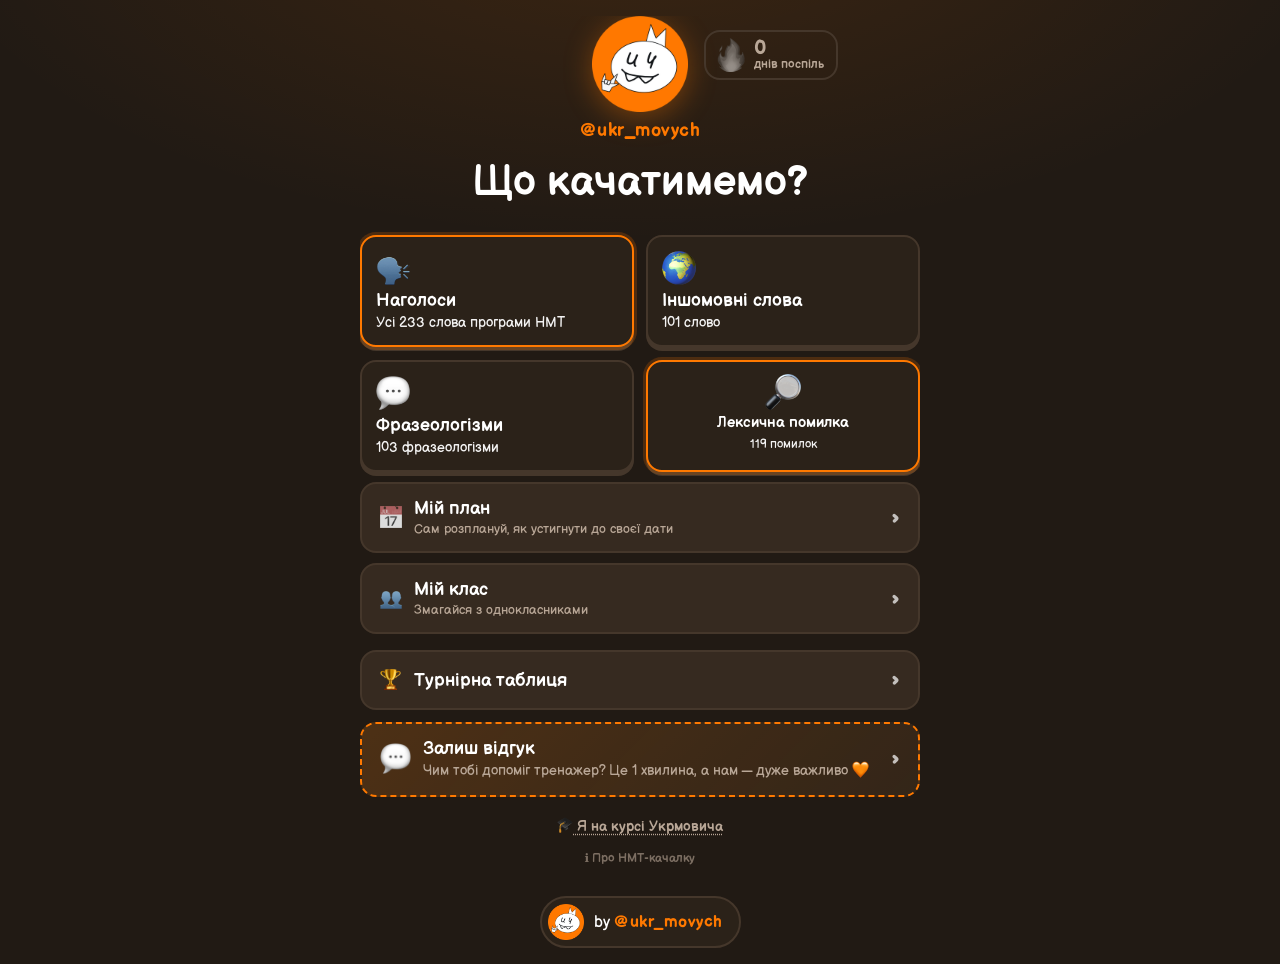
<file: index.html>
<!DOCTYPE html>
<html lang="uk">
<head>
<script src="migrate.js?v=2"></script>
<script src="embed.js?v=20261108a"></script>

<!-- Google tag (gtag.js) -->
<script async src="https://www.googletagmanager.com/gtag/js?id=G-82WP0WEX34"></script>
<script>
  window.dataLayer = window.dataLayer || [];
  function gtag(){dataLayer.push(arguments);}
  gtag('js', new Date());

  gtag('config', 'G-82WP0WEX34');
</script>

<meta charset="UTF-8">
<meta name="google-site-verification" content="UQGJR2olIyMSD8CNBQt844eH-qum6Sc7DRYcRBpVgiw">
<meta name="google-site-verification" content="AZI6Sn9VLC-thI7vBT5KoqjL0RKLs9fznpUw0bc_Occ">
<meta name="viewport" content="width=device-width, initial-scale=1.0, viewport-fit=cover">
<meta name="theme-color" content="#211a14">
<title>НМТ-качалка — тренажери до НМТ: наголоси, лексичні помилки, фразеологізми, дати</title>
  <meta name="description" content="Безкоштовні тренажери до НМТ з української та історії: 233 наголоси, 1026 лексичних помилок, 602 іншомовні слова, 358 фразеологізмів, дати й персоналії. Гра сама нагадує, коли повторити.">
  <link rel="canonical" href="https://ukrmovych.duckdns.org/gym/">
  <meta property="og:type" content="website">
  <meta property="og:site_name" content="НМТ-качалка">
  <meta property="og:title" content="НМТ-качалка — усе, що треба зазубрити до НМТ, в одному телефоні">
  <meta property="og:description" content="Наголоси, лексичні помилки, іншомовні слова, фразеологізми, дати й персоналії з історії. Тренування, повторення вчасно, дуелі з друзями.">
  <meta property="og:url" content="https://ukrmovych.duckdns.org/gym/">
  <meta property="og:image" content="https://ukrmovych.duckdns.org/gym/og.png">
  <meta property="og:image:width" content="1200">
  <meta property="og:image:height" content="675">
  <meta property="og:locale" content="uk_UA">
  <meta name="twitter:card" content="summary_large_image">
  <script type="application/ld+json">{"@context":"https://schema.org","@type":"WebApplication","name":"НМТ-качалка","url":"https://ukrmovych.duckdns.org/gym/","applicationCategory":"EducationalApplication","operatingSystem":"Web, Telegram","inLanguage":"uk","isAccessibleForFree":true,"description":"Тренажери до НМТ з української мови та історії України: наголоси, лексичні помилки, іншомовні слова, фразеологізми, дати й персоналії.","author":{"@type":"Person","name":"ukr_movych"}}</script>
<link rel="icon" type="image/png" href="favicon.png">
<link rel="apple-touch-icon" href="apple-touch-icon.png">
<link rel="preload" href="fonts/balsamiq-sans-cyrillic-700-normal.woff2" as="font" type="font/woff2" crossorigin>
<script async src="https://telegram.org/js/telegram-web-app.js"></script>
<link rel="stylesheet" href="style.css?v=20261109a">
</head>
<body>

  <!-- Меню -->
  <main id="menu" class="screen">
    <div class="menu-logo">
      <img src="logo.png" alt="Логотип ukr_movych" width="96" height="96">
      <a class="handle" href="https://t.me/+GkBggS477tlmODQy" target="_blank" rel="noopener" data-tg-link>@ukr_movych</a>
    </div>
    <h1 class="title">Що качатимемо?</h1>

    <!-- Кнопки ігор малює script.js зі списку GAMES -->
    <button id="btn-rejoin" class="rejoin-btn" hidden>🔄 <span id="rejoin-label">Повернутися в гру · кімната</span> <b id="rejoin-code"></b></button>

    <div id="game-list" class="game-grid"></div>

    <script>
      // ⚡ меню з минулого запуску — одразу, поки вантажиться код (script.js: saveMenuCacheSoon; справжнє меню замінить його)
      try {
        var mcH = /[?&]newbie(&|=|$)/.test(location.search) ? "" : localStorage.getItem("menu_cache");
        if (mcH) {
          var gl = document.getElementById("game-list"); gl.innerHTML = mcH; gl.classList.add("from-cache");
          var slot = gl.querySelector(".myclass-slot"); if (slot) slot.remove(); // «Мій клас» тепер унизу, під «Мій план»
        } else {
          // перший запуск (меню ще не збережене) — напис і анімація збирання меню (script.js menuAssemble)
          document.body.classList.add("first-load");
          document.getElementById("game-list").insertAdjacentHTML("beforebegin", '<p class="gl-loading">Завантажуємо тобі тренажери<span>.</span><span>.</span><span>.</span></p>');
        }
      } catch (e) {}
    </script>
    <button id="btn-plan" class="leaders-btn myclass-btn plan-btn">
      <span aria-hidden="true">📅</span>
      <span class="myclass-label">Мій план<span class="myclass-sub">Сам розплануй, як устигнути до своєї дати</span></span>
      <span class="mode-arrow" aria-hidden="true">›</span>
    </button>

    <button id="btn-myclass" class="leaders-btn myclass-btn">
      <span aria-hidden="true">👥</span>
      <span class="myclass-label">Мій клас<span class="myclass-sub">Змагайся з однокласниками</span></span>
      <span class="mode-arrow" aria-hidden="true">›</span>
    </button>

    <button id="btn-leaders" class="leaders-btn">
      <span aria-hidden="true">🏆</span>
      <span>Турнірна таблиця</span>
      <span class="mode-arrow" aria-hidden="true">›</span>
    </button>

    <button id="btn-feedback" class="feedback-btn">
      <span class="feedback-btn-emoji" aria-hidden="true">💬</span>
      <span class="feedback-btn-text">
        <span id="feedback-btn-title" class="feedback-btn-title">Залиш відгук</span>
        <span id="feedback-btn-sub" class="feedback-btn-sub">Чим тобі допоміг тренажер? Це 1 хвилина, а нам — дуже важливо 🧡</span>
      </span>
      <span class="mode-arrow" aria-hidden="true">›</span>
    </button>
  </main>

  <!-- Відгук -->
  <main id="feedback-screen" class="screen" hidden>
    <header class="top-bar">
      <button id="btn-feedback-back" class="icon-btn" aria-label="В меню">‹ Меню</button>
      <h2 class="screen-title">Твій відгук</h2>
    </header>

    <form id="feedback-form" class="card feedback-card" novalidate>
      <p class="feedback-lead">
        Розкажи, як тобі цей тренажер? Що особливо хочеш виділити? 🧡
      </p>

      <div class="feedback-field">
        <span class="setup-label">Як тобі тренажер?</span>
        <div id="feedback-rating" class="feedback-rating" role="radiogroup" aria-label="Оцінка">
          <button type="button" data-rating="1" role="radio" aria-label="1 з 5">😕</button>
          <button type="button" data-rating="2" role="radio" aria-label="2 з 5">😐</button>
          <button type="button" data-rating="3" role="radio" aria-label="3 з 5">🙂</button>
          <button type="button" data-rating="4" role="radio" aria-label="4 з 5">😃</button>
          <button type="button" data-rating="5" role="radio" aria-label="5 з 5">🤩</button>
        </div>
      </div>

      <label class="feedback-field">
        <span class="setup-label">Твій відгук</span>
        <textarea id="feedback-text" rows="5" maxlength="2000"
          placeholder="Наприклад: «За тиждень вивчила всі наголоси, а дуелі з подругою — це взагалі топ!»"></textarea>
      </label>
      <div class="feedback-chips" aria-label="Підказки, з чого почати">
        <button type="button" class="chip">Найбільше сподобалось…</button>
        <button type="button" class="chip">До НМТ мені допомогло…</button>
        <button type="button" class="chip">Від інших тренажерів відрізняється тим, що…</button>
        <button type="button" class="chip">Раджу друзям, бо…</button>
      </div>

      <div class="feedback-field">
        <span class="setup-label">Хто ти?</span>
        <div id="feedback-role" class="seg seg-wrap" role="radiogroup" aria-label="Хто ти">
          <button type="button" data-role="student" role="radio">🎒 Учень / учениця</button>
          <button type="button" data-role="teacher" role="radio">👩‍🏫 Вчитель / ка</button>
          <button type="button" data-role="parent" role="radio">👨‍👩‍👧 Батьки</button>
          <button type="button" data-role="other" role="radio">✨ Інше</button>
        </div>
      </div>

      <label class="feedback-field">
        <span class="setup-label">Як тебе підписати? <span class="optional">(необов'язково)</span></span>
        <input id="feedback-name" type="text" maxlength="40" autocomplete="given-name" placeholder="Наприклад: Оля, 11 клас, Львів">
      </label>

      <label class="feedback-check">
        <input id="feedback-publish" type="checkbox" checked>
        <span>Можна показати мій відгук іншим (наприклад, на сторінці тренажера чи в соцмережах ukr_movych)</span>
      </label>

      <label id="feedback-contact-row" class="feedback-check" hidden>
        <input id="feedback-contact" type="checkbox">
        <span>Можна написати мені в Telegram (<span id="feedback-username"></span>), якщо будуть питання</span>
      </label>

      <p id="feedback-status" class="submit-status" role="status"></p>
      <button id="btn-feedback-send" class="btn-primary" type="submit">Надіслати відгук</button>
    </form>

    <section id="feedback-thanks" class="card feedback-card feedback-thanks" hidden>
      <div class="over-emoji" aria-hidden="true">🧡</div>
      <h3>Дякуємо!</h3>
      <p>Твій відгук уже в нас. Саме такі слова надихають робити тренажер ще кращим.</p>
      <button id="btn-feedback-done" class="btn-primary" type="button">Повернутися в меню</button>
    </section>
  </main>

  <!-- Гра -->
  <main id="game" class="screen" hidden>
    <header class="top-bar">
      <button id="btn-menu" class="icon-btn" aria-label="В меню">‹ Меню</button>
      <span id="lives" class="lives" aria-label="Життя"></span>
      <span id="score" class="score">0</span>
    </header>

    <div id="progress" class="progress" hidden>
      <div class="progress-track"><div id="progress-fill" class="progress-fill"></div></div>
      <p id="level-line" class="level-line" hidden></p>
    </div>

    <section class="card">
      <a class="brand-tag" href="https://t.me/+GkBggS477tlmODQy" target="_blank" rel="noopener" data-tg-link><img src="logo.png" alt="" width="28" height="28"><span>@ukr_movych</span></a>
      <p id="question" class="question"></p>
      <div id="sentence" class="sentence" hidden></div>
      <div id="answers" class="answers"></div>
      <p id="feedback" class="feedback" aria-live="polite"></p>
    </section>

    <div class="game-nav">
      <button id="btn-game-prev" class="btn-back" type="button" hidden>‹ Попереднє</button>
    </div>

    <p id="test-note" class="test-note" hidden>
      🧪 Розділ працює в тестовому режимі: деякі речення ще потребують доопрацювання.
    </p>

    <p id="hint" class="hint"></p>
  </main>

  <!-- Рандомний тест НМТ (PRO): логіка — nmt-test.js -->
  <main id="nmttest" class="screen" hidden>
    <header class="top-bar">
      <button id="btn-nmt-menu" class="icon-btn" aria-label="В меню">‹ Меню</button>
      <span id="nmt-score" class="score nmt-score">0 з 0</span>
      <button id="btn-nmt-finish" class="icon-btn">Завершити</button>
    </header>
    <section id="nmt-play" class="card nmt-card">
      <p id="nmt-review" class="nmt-review" hidden>👀 Попереднє завдання</p>
      <span id="nmt-topic" class="nmt-topic"></span>
      <div id="nmt-question" class="nmt-question"></div>
      <div id="nmt-answers" class="answers"></div>
      <p id="nmt-feedback" class="feedback" aria-live="polite"></p>
      <button id="btn-nmt-next" class="btn-primary" hidden>Наступне завдання →</button>
      <div class="nmt-nav">
        <button id="btn-nmt-prev" class="btn-back" type="button" hidden>‹ Попереднє</button>
        <button id="btn-nmt-return" class="btn-back" type="button" hidden>До поточного ›</button>
      </div>
      <p id="nmt-source" class="nmt-source"></p>
    </section>
    <section id="nmt-result" class="card nmt-card" hidden>
      <h2 class="nmt-result-title">Результат</h2>
      <p id="nmt-result-score" class="nmt-result-score"></p>
      <p id="nmt-result-best" class="nmt-result-best"></p>
      <h3 id="nmt-mistakes-title" class="nmt-mistakes-title">Помилки</h3>
      <div id="nmt-mistakes" class="nmt-mistakes"></div>
      <div class="over-actions">
        <button id="btn-nmt-again" class="btn-primary">Ще раз</button>
        <button id="btn-nmt-result-menu" class="btn-secondary">У меню</button>
      </div>
    </section>
  </main>

  <!-- Наголоси: вибір режиму -->
  <main id="modes" class="screen" hidden>
    <header class="top-bar">
      <button id="btn-modes-back" class="icon-btn" aria-label="В меню">‹ Меню</button>
      <h2 id="modes-title" class="screen-title">Наголоси</h2>
    </header>

    <p class="modes-lead">Обери режим</p>

    <!-- Спецтеми (доступ за посиланням з вебінару): які слова в марафоні й онлайн-іграх -->
    <div id="topic-picker" class="topic-picker" hidden></div>

    <!-- Тренування — першим, марафон — другим (власниця, 08.11.2026) -->
    <section id="groups-panel" class="mode-panel collapsible" data-panel="groups">
      <button class="mode-head mode-toggle" type="button" aria-expanded="false" aria-controls="groups-body">
        <span class="mode-num">1</span>
        <span class="mode-head-text">
          <span class="mode-title">🎯 Тренування</span>
          <span class="mode-desc">Групи по ~15 слів, без життів, з роботою над помилками</span>
          <span id="groups-progress" class="mode-progress"></span>
        </span>
        <span class="mode-chevron" aria-hidden="true">›</span>
      </button>
      <div id="groups-body" class="mode-body">
      <div id="group-list" class="group-grid"></div>
      <p class="group-legend">
        <span class="legend-item"><span class="legend-dot legend-new"></span> не розпочато</span>
        <span class="legend-item"><span class="legend-dot legend-mid"></span> є над чим попрацювати</span>
        <span class="legend-item"><span class="legend-dot legend-done"></span> вивчено</span>
        <span class="legend-item">блякне — знання згасають · 🔁 — час повторити</span>
      </p>
      </div>
    </section>

    <section class="mode-panel">
      <div class="mode-head">
        <span class="mode-num">2</span>
        <span class="mode-head-text">
          <span class="mode-title">🏁 Марафон</span>
          <span id="marathon-desc" class="mode-desc">Усі 233 слова · 3 життя · турнірна таблиця</span>
        </span>
      </div>
      <button id="btn-marathon" class="btn-primary mode-start">
        Почати марафон
        <span id="marathon-best" class="mode-best" data-best="naholosy"></span>
      </button>
      <button id="btn-marathon-endless" class="btn-secondary mode-start endless-start" hidden>
        ♾ Без обмеження життів
        <span class="mode-best">PRO · бали не йдуть у турнірну таблицю</span>
      </button>
    </section>

    <section class="mode-panel collapsible" data-panel="duel">
      <button class="mode-head mode-toggle" type="button" aria-expanded="false" aria-controls="duel-body">
        <span id="duel-num" class="mode-num">3</span>
        <span class="mode-head-text">
          <span class="mode-title">⚔️ Дуель</span>
          <span id="duel-desc" class="mode-desc">2–4 гравці: хто перший натисне правильний наголос</span>
        </span>
        <span class="mode-chevron" aria-hidden="true">›</span>
      </button>
      <div id="duel-body" class="mode-body">

      <div class="duel-setup">
        <div class="setup-controls">
          <div class="setup-row">
            <span class="setup-label">Гравців</span>
            <div id="duel-players" class="seg" role="radiogroup" aria-label="Кількість гравців">
              <button data-n="2" role="radio">2</button>
              <button data-n="3" role="radio">3</button>
              <button data-n="4" role="radio">4</button>
            </div>
          </div>
          <div class="setup-row">
            <span class="setup-label">Екран</span>
            <div id="duel-layout" class="seg" role="radiogroup" aria-label="Як лежить екран">
              <button data-layout="table" role="radio">📱 На столі</button>
              <button data-layout="wall" role="radio">🖥 На стіні</button>
            </div>
          </div>
          <div id="duel-teams-row" class="setup-row" hidden>
            <span class="setup-label">Гра</span>
            <div id="duel-teams" class="seg" role="radiogroup" aria-label="Кожен сам за себе чи командами">
              <button data-teams="0" role="radio">👤 Кожен сам</button>
              <button data-teams="1" role="radio">👥 Команди</button>
            </div>
          </div>
          <div class="setup-row">
            <span class="setup-label">Очок для перемоги</span>
            <div id="duel-target" class="seg" role="radiogroup" aria-label="До скількох очок">
              <button data-target="10" role="radio">10</button>
              <button data-target="20" role="radio">20</button>
              <button data-target="50" role="radio">50</button>
            </div>
          </div>
          <p id="duel-hint" class="setup-hint"></p>
        </div>
        <div id="duel-preview" class="duel-preview" aria-hidden="true"></div>
      </div>

      <button id="btn-duel" class="btn-primary">Почати дуель</button>
      </div>
    </section>

    <section id="online-panel" class="mode-panel collapsible" data-panel="online">
      <button class="mode-head mode-toggle" type="button" aria-expanded="false" aria-controls="online-body-panel">
        <span id="online-num" class="mode-num">4</span>
        <span class="mode-head-text">
          <span class="mode-title">🌐 Онлайн з друзями</span>
          <span id="online-desc" class="mode-desc">Кожен на своєму телефоні: дуель, спринт, гра для класу</span>
        </span>
        <span class="mode-chevron" aria-hidden="true">›</span>
      </button>
      <div id="online-body-panel" class="mode-body">
      <p class="mode-note">Створи кімнату й надішли друзям код, посилання або QR-код.</p>
      <div class="online-modes">
        <button class="online-mode-btn" data-mode="duel">
          <span class="om-title">⚔️ Онлайн-дуель</span>
          <span id="online-duel-desc" class="om-desc">Удвох. Однакове слово — хто правильно й швидше, тому бал</span>
        </button>
        <button class="online-mode-btn" data-mode="sprint">
          <span id="online-sprint-title" class="om-title">⏱ Спринт 60 секунд</span>
          <span id="online-sprint-desc" class="om-desc">2–10 гравців. Хто дасть більше правильних відповідей за хвилину</span>
        </button>
        <button class="online-mode-btn" data-mode="class">
          <span class="om-title">🏫 Гра для класу</span>
          <span class="om-desc">Учитель веде гру на проєкторі, учні відповідають з телефонів</span>
        </button>
      </div>
      <button id="btn-online-join" class="btn-secondary">🔑 Маю код — приєднатися</button>
      </div>
    </section>
  </main>

  <!-- Онлайн: вміст малює online.js -->
  <main id="online" class="screen" hidden>
    <header class="top-bar">
      <button id="btn-online-back" class="icon-btn" aria-label="Вийти">‹ Вийти</button>
      <h2 id="online-title" class="screen-title">Онлайн</h2>
    </header>
    <div id="online-body" class="online-body"></div>
  </main>

  <!-- Дуель: поле малює script.js (2–4 гравці, на столі або на стіні) -->
  <main id="duel" class="duel" hidden>
    <div id="duel-board" class="duel-board"></div>
  </main>

  <!-- Результат тренування -->
  <main id="train-over" class="screen" hidden>
    <section class="card over-card">
      <img class="over-logo" src="logo.png" alt="Логотип ukr_movych" width="80" height="80">
      <h2 id="train-title"></h2>
      <p class="over-score"><span id="train-score"></span></p>
      <p id="train-sub" class="over-best"></p>

      <div class="over-actions">
        <button id="btn-fix-mistakes" class="btn-primary"></button>
        <button id="btn-train-next" class="btn-primary"></button>
        <button id="btn-train-again" class="btn-secondary">Ще раз цю групу</button>
        <button id="btn-train-groups" class="btn-secondary over-small">До груп</button>
      </div>
    </section>

    <section id="train-mistakes" class="card mistakes" hidden>
      <h3>Слова для повторення</h3>
      <ul id="train-mistakes-list" class="mistakes-list"></ul>
    </section>
  </main>

  <!-- Кінець гри -->
  <main id="over" class="screen" hidden>
    <section class="card over-card">
      <img class="over-logo" src="logo.png" alt="Логотип ukr_movych" width="80" height="80">
      <h2>Гру закінчено!</h2>
      <p class="over-score"><span id="over-score">0</span></p>
      <p id="over-best" class="over-best"></p>
      <p id="over-class" class="over-class" hidden></p>

      <form id="submit-form" class="submit-form" hidden>
        <label for="player-name">Твоє ім'я для турнірної таблиці</label>
        <div class="submit-row">
          <input id="player-name" type="text" maxlength="20" autocomplete="nickname" placeholder="Наприклад, Оксана">
          <button type="submit" class="btn-primary btn-small">Зберегти</button>
        </div>
        <p id="submit-status" class="submit-status" aria-live="polite"></p>
      </form>

      <div class="over-actions">
        <button id="btn-again" class="btn-primary">Ще раз</button>
        <button id="btn-over-menu" class="btn-secondary">В меню</button>
      </div>
    </section>

    <section id="mistakes" class="card mistakes" hidden>
      <h3>Твої помилки</h3>
      <ul id="mistakes-list" class="mistakes-list"></ul>
    </section>
  </main>

  <!-- Турнірна таблиця -->
  <main id="leaders" class="screen" hidden>
    <header class="top-bar">
      <button id="btn-leaders-back" class="icon-btn" aria-label="В меню">‹ Меню</button>
      <h2 class="screen-title">Турнірна таблиця</h2>
    </header>

    <div class="tabs" role="tablist">
      <button class="tab active" data-game="naholosy" role="tab">Наголоси</button>
      <button class="tab" data-game="leksychna" role="tab">Лексична</button>
      <button class="tab" data-game="klychnyi" role="tab">Кличний</button>
    </div>

    <section class="card">
      <ol id="leaders-list" class="leaders-list"></ol>
      <p id="leaders-status" class="leaders-status"></p>
    </section>

    <button id="btn-leaders-play" class="btn-primary leaders-play">🏁 Грати</button>

    <button id="btn-leaders-class" class="leaders-btn myclass-btn">
      <span aria-hidden="true">👥</span>
      <span>Таблиця мого класу</span>
      <span class="mode-arrow" aria-hidden="true">›</span>
    </button>
  </main>

  <!-- 👥 Мій клас: логіка — myclass.js -->
  <main id="myclass" class="screen" hidden>
    <header class="top-bar">
      <button id="btn-myclass-back" class="icon-btn" aria-label="В меню">‹ Меню</button>
      <h2 class="screen-title">👥 Мій клас</h2>
    </header>
    <div id="myclass-body"></div>
  </main>

  <!-- Святкування -->
  <div id="celebrate" class="modal" hidden>
    <div class="modal-card">
      <div class="over-emoji" aria-hidden="true">🏆</div>
      <h2>Неймовірно!</h2>
      <p id="celebrate-text"></p>
      <button id="btn-continue" class="btn-primary">Грати далі</button>
      <a class="brand-tag brand-tag-bottom" href="https://t.me/+GkBggS477tlmODQy" target="_blank" rel="noopener" data-tg-link><img src="logo.png" alt="" width="28" height="28"><span>@ukr_movych</span></a>
    </div>
  </div>
  <div id="confetti" class="confetti" aria-hidden="true"></div>

  <!-- «Скоро» -->
  <div id="soon" class="modal" hidden>
    <div class="modal-card">
      <div class="over-emoji" aria-hidden="true">🚧</div>
      <h2 id="soon-title"></h2>
      <p>Скоро тут з'явиться топовий тренажер — слідкуй!</p>
      <a class="brand-tag brand-tag-soon" href="https://t.me/+GkBggS477tlmODQy" target="_blank" rel="noopener" data-tg-link><img src="logo.png" alt="" width="28" height="28"><span>@ukr_movych</span></a>
      <button id="btn-soon-ok" class="btn-primary">Чекаю!</button>
    </div>
  </div>

  <!-- Доступ до спецтеми за посиланням з вебінару -->
  <div id="topic-modal" class="modal" hidden>
    <div class="modal-card">
      <div id="topic-modal-emoji" class="over-emoji" aria-hidden="true">🎉</div>
      <h2 id="topic-modal-title"></h2>
      <p id="topic-modal-text"></p>
      <a id="btn-topic-open" class="btn-primary pro-buy" href="#" hidden>Відкрити в Telegram</a>
      <button id="btn-topic-go" class="btn-primary" hidden>До тренування →</button>
      <button id="btn-topic-close" class="btn-secondary">Закрити</button>
    </div>
  </div>

  <!-- «‹ Попереднє»: копія картки попереднього завдання (лише для перегляду) -->
  <div id="prev-modal" class="modal" hidden>
    <div class="modal-card prev-modal-card">
      <p class="nmt-review">👀 Попереднє завдання</p>
      <div id="prev-content" class="prev-content"></div>
      <button id="btn-prev-close" class="btn-secondary">До поточного ›</button>
    </div>
  </div>

  <div id="pro" class="modal" hidden>
    <div class="modal-card">
      <div class="pro-intro">
      <div class="over-emoji" aria-hidden="true">🦆</div>
      <h2 id="pro-title"></h2>
      <p id="pro-text"></p>
      </div>
      <a id="btn-pro-buy" class="btn-primary pro-buy" href="#" target="_blank" rel="noopener"></a>
      <button id="btn-pro-check" class="btn-secondary">Я вже в Спільноті ✓</button>
      <p id="pro-status" class="pro-status" aria-live="polite"></p>
      <button id="btn-pro-help" class="pro-help-link" type="button" hidden>Підписка є, а доступу немає?</button>
      <div id="pro-help" class="pro-help" hidden>
        <h2>Підписка є, а доступу немає?</h2>
        <p>Буває, що Telegram не дає автоматично додати тебе в канал. Напиши Укрмовичу — і тобі відкриють доступ вручну.</p>
        <textarea id="pro-help-text" maxlength="1000" rows="3" placeholder="Що сталося? (необов'язково)"></textarea>
        <button id="btn-pro-report" class="btn-primary">Повідомити Укрмовича</button>
      </div>
      <div id="pro-done" class="pro-help" hidden>
        <p>Дякуємо! Укрмович отримав твоє повідомлення 💛 З тобою зв'яжуться в Telegram якнайшвидше — протягом 24 годин.</p>
      </div>
      <button id="btn-pro-close" class="btn-secondary">Закрити</button>
    </div>
  </div>

  <!-- 🔎 Про качалку — текст для пошуку Google (власниця, 08.11.2026): згорнутий рядок унизу меню, розгортається натисканням -->
  <details class="seo-about">
    <summary>ℹ️ Про НМТ-качалку</summary>
    <p>Безкоштовні тренажери до НМТ з української мови та історії України: наголоси (усі 233 слова програми), лексичні помилки (1026 — у словосполученнях і реченнях, як на НМТ), іншомовні слова, фразеологізми, кличний відмінок, числівники, дати й персоналії з історії. Слова поділено на групи, а гра сама підказує, коли повторити вивчене, щоб до іспиту нічого не забулося. Можна змагатися з друзями й класом.</p>
    <p><a href="naholosy-nmt.html">Наголоси НМТ — повний перелік</a> · <a href="leksychni-pomylky-nmt.html">Лексичні помилки НМТ</a> · <a href="pamyat.html">Як працює забування</a></p>
  </details>

  <footer>
    <a class="brand" href="https://t.me/+GkBggS477tlmODQy" target="_blank" rel="noopener" data-tg-link>
      <img src="logo.png" alt="" width="36" height="36">
      <span>by <b>@ukr_movych</b></span>
    </a>
  </footer>

  <script src="mirror-config.js"></script>
  <script src="leaderboard-config.js?v=20261020a"></script>
  <script src="inshe-counts.js?v=20261108j"></script> <!-- числа «Іншого»: перераховує deploy.yml (tools/inshe-counts.js) -->
  <script type="text/plain" data-pro src="klychnyi-data.js?v=20261107v"></script>
  <script type="text/plain" data-pro src="chyslivnyky-data.js?v=20261107a"></script>
  <script type="text/plain" data-pro src="frazeo-data.js?v=20261107o"></script>
  <script type="text/plain" data-pro src="frazeo-nmt-data.js?v=20261108c"></script>
  <script type="text/plain" data-pro src="frazeo-options.js?v=20261108a"></script>
  <script type="text/plain" data-pro src="frazeo-s30.js?v=20261108c"></script> <!-- 💬 четвірки й по ~30 речень на фразеологізм -->
  <script src="topics.js?v=20261020a"></script>
  <script type="text/plain" data-pro src="slovospoluch-data.js?v=20261109a"></script>
  <script type="text/plain" data-code src="slovo-free-data.js?v=20261108f"></script>
  <script type="text/plain" data-pro src="leks-data.js?v=202611090100"></script>
  <script type="text/plain" data-pro src="inshomovni-data.js?v=20261109a"></script>
  <script type="text/plain" data-pro src="inshomovni-notes.js?v=20261105b"></script>
  <script type="text/plain" data-code src="klych-rules.js?v=20261107v"></script>
  <script type="text/plain" data-code src="script.js?v=20261109a"></script>
  <script type="text/plain" data-code src="bot-gate.js?v=20261108b"></script> <!-- 🤖 мініапка — лише підписаним на @ukrmovych_bot -->
  <script type="text/plain" data-code src="slovospoluch.js?v=20261107a"></script>
  <script type="text/plain" data-code src="inshomovni.js?v=20261109a"></script>
  <script type="text/plain" data-code src="groups.js?v=20261108d"></script>
  <script type="text/plain" data-code src="memory.js?v=20261108d"></script>
  <script type="text/plain" data-code src="group-tree.js?v=20261108b"></script>
  <script type="text/plain" data-code src="leks-free-data.js?v=20261108f"></script>
  <script type="text/plain" data-code src="leks.js?v=20261108c"></script>
  <script type="text/plain" data-code src="leks-menu.js?v=20261108a"></script> <!-- 🔎 одна плитка «Лексична помилка» → вибір -->
  <script type="text/plain" data-code src="streak.js?v=20261108d"></script> <!-- 🔥 вогник — дні поспіль -->
  <script type="text/plain" data-code src="countdown.js?v=20261108f"></script> <!-- 🚀 відлік до відкриття 15.11 20:30 -->
  <script type="text/plain" data-code src="inshe.js?v=20261108h"></script>
  <script type="text/plain" data-code src="feedback-reply.js?v=20261101a"></script>
  <script type="text/plain" data-code src="game-time.js?v=20261104a"></script>
  <script type="text/plain" data-code src="course.js?v=20261104b"></script>
  <script type="text/plain" data-code src="course-sync.js?v=20261107b"></script>
  <script type="text/plain" data-code src="online.js?v=20261108b"></script>
  <script type="text/plain" data-code src="nmt-test.js?v=20261107i"></script>
  <script type="text/plain" data-code src="myclass.js?v=20261108g"></script>
  <script type="text/plain" data-code src="upsell.js?v=20261108c"></script>
  <script type="text/plain" data-code src="snapshot.js?v=20261108a"></script>
  <script type="text/plain" data-code src="tester.js?v=20261104b"></script>
  <script type="text/plain" data-code src="pro-devices.js?v=20261104a"></script>
  <script type="text/plain" data-code src="plan.js?v=20261105f"></script>
  <script type="text/plain" data-code src="wordlist.js?v=20261108c"></script>
  <script type="text/plain" data-code src="hw-mode.js?v=20261108e"></script>
  <script type="text/plain" data-code src="hw-debt.js?v=20261108c"></script>
  <script type="text/plain" data-code src="go.js?v=20261108d"></script>
  <script type="text/plain" data-code src="demo/groups.js?v=20261107a"></script>
  <script type="text/plain" data-code src="demo.js?v=20261107q"></script>
  <script type="text/plain" data-code src="free-nudge.js?v=20261107a"></script>
  <script type="text/plain" data-code src="leaders-play.js?v=20261107a"></script>
  <script type="text/plain" data-code src="field.js?v=20261109c"></script> <!-- 🟦 Поле слів --> <!-- 🏁 «Грати» в турнірній таблиці --> <!-- 🦆 заклики до Спільноти в безкоштовних іграх -->
  <!-- 🔒 loader.js вантажить скрипти вище по черзі; дані PRO-ігор — лише тим, кому можна (функція pro-data) -->
  <script src="emoji.js?v=20261108c"></script> <!-- 😀 смайлики як у Telegram (на iPhone/Mac — рідні) -->
  <script src="loader.js?v=20261109a"></script>

</body>
</html>
</file>
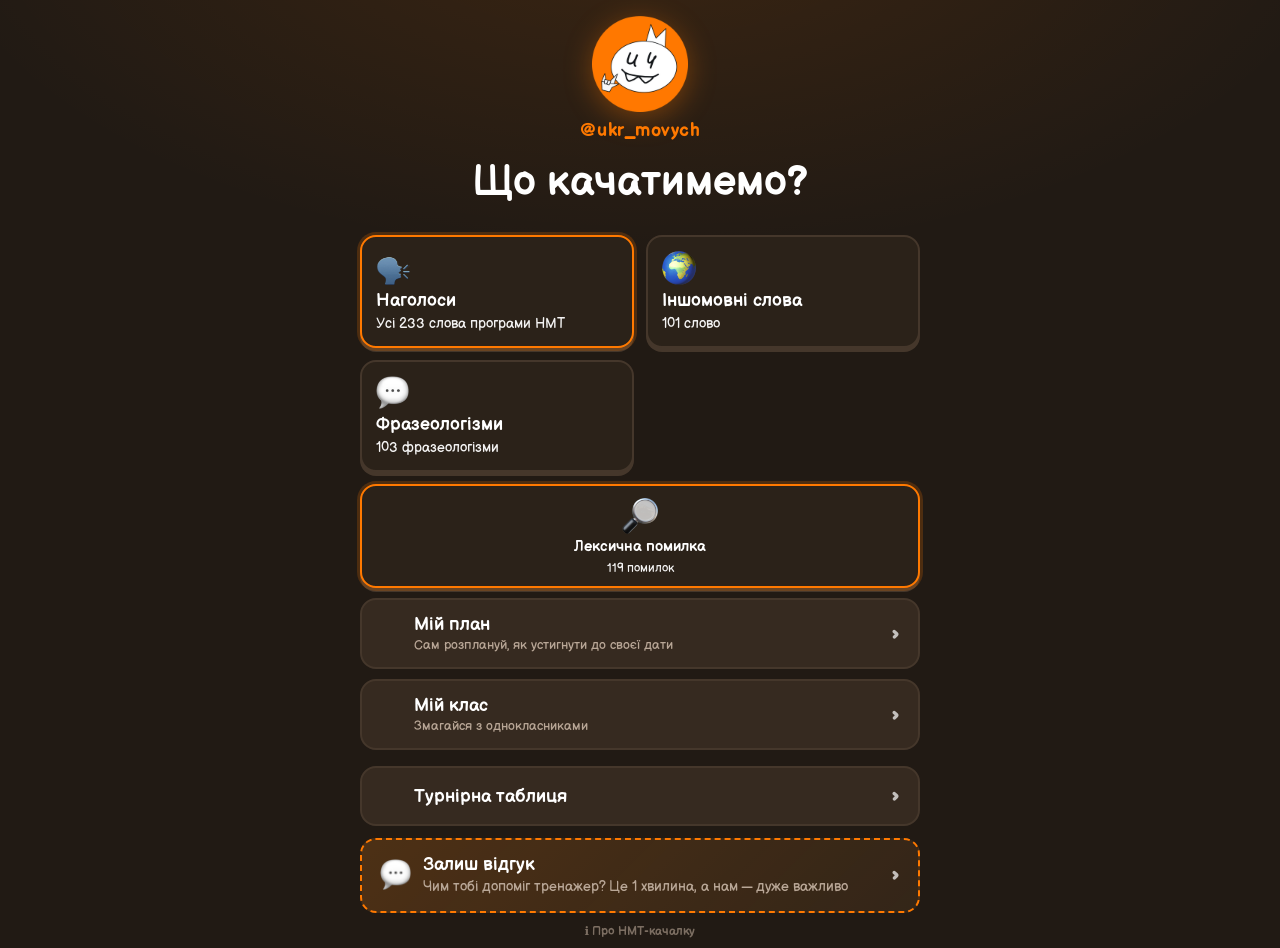
<file: beta/index.html>
<!DOCTYPE html>
<html lang="uk">
<head>
<meta charset="UTF-8">
<meta http-equiv="refresh" content="0; url=../?beta">
<title>Мовні ігри — бета</title>
<meta name="robots" content="noindex">
</head>
<body>
<p>Бета-версія: <a href="../?beta">перейти</a>.</p>
<script src="../emoji.js?v=20261108c"></script> <!-- 😀 смайлики як у Telegram -->
</body>
</html>
</file>
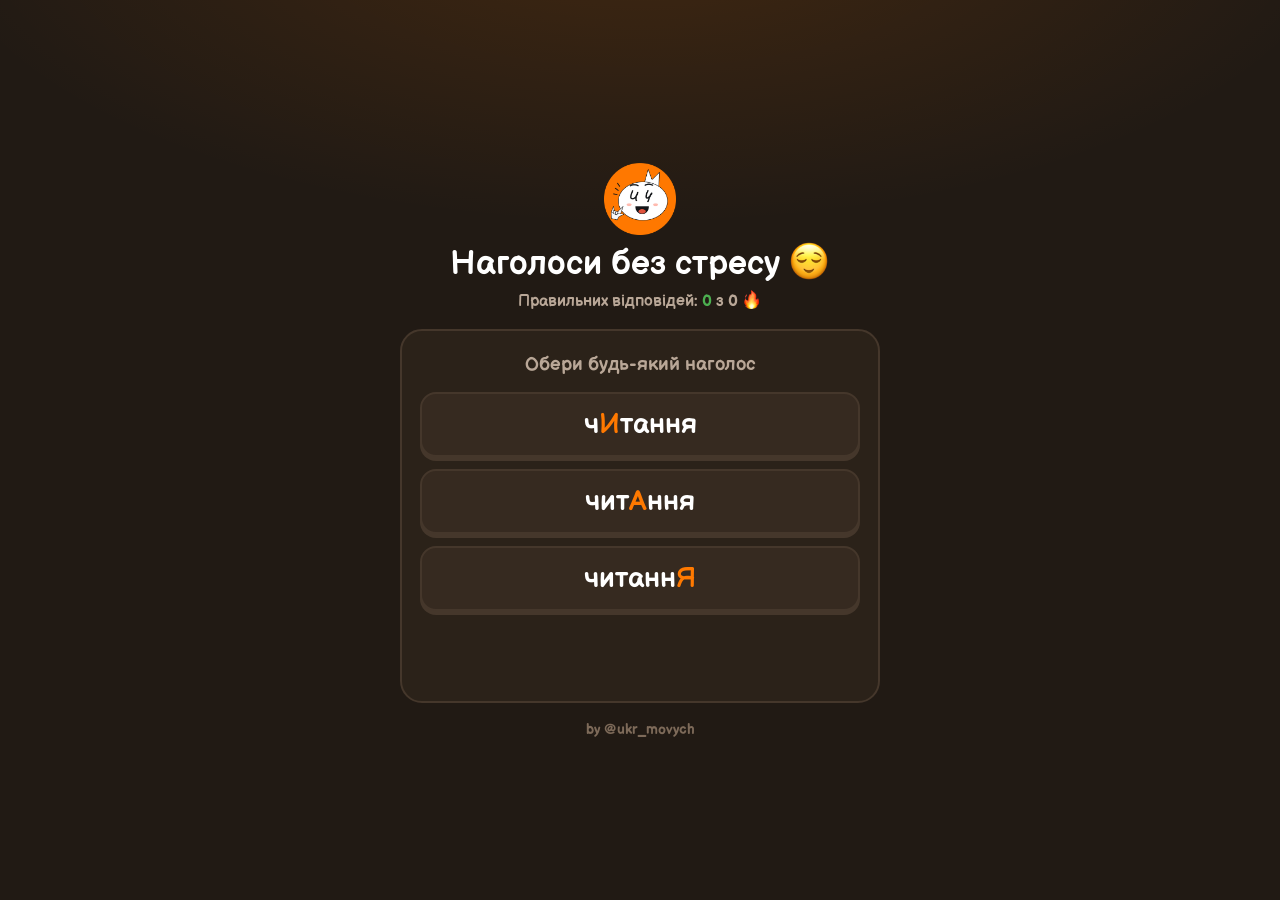
<file: chill/index.html>
<!DOCTYPE html>
<html lang="uk">
<head>
<script src="../migrate.js?v=1"></script>
<meta charset="UTF-8">
<meta name="viewport" content="width=device-width, initial-scale=1.0, viewport-fit=cover">
<meta name="robots" content="noindex, nofollow">
<meta name="theme-color" content="#211a14">
<title>Наголоси: антистрес</title>
<link rel="icon" type="image/png" href="../favicon.png">
<style>
@font-face { font-family: 'Balsamiq Sans'; font-weight: 700; font-display: swap;
  src: url(../fonts/balsamiq-sans-cyrillic-700-normal.woff2) format('woff2'); unicode-range: U+0400-045F, U+0490-0491, U+04B0-04B1, U+2116; }
@font-face { font-family: 'Balsamiq Sans'; font-weight: 700; font-display: swap;
  src: url(../fonts/balsamiq-sans-latin-700-normal.woff2) format('woff2'); unicode-range: U+0000-00FF, U+2000-206F; }
:root { --bg:#211a14; --surface:#2b2219; --surface-2:#362a20; --line:#45372b; --orange:#FF7900; --green:#4CAF50; --muted:#b9a797; }
* { box-sizing: border-box; }
body { margin:0; min-height:100dvh; display:flex; flex-direction:column; align-items:center; justify-content:center; gap:18px;
  padding:max(16px, env(safe-area-inset-top)) 16px max(16px, env(safe-area-inset-bottom));
  background: radial-gradient(ellipse 80% 50% at 50% -10%, rgba(255,121,0,.15), transparent 70%), var(--bg);
  color:#fff; font-family:'Balsamiq Sans','Comic Sans MS',system-ui,sans-serif; font-weight:700; text-align:center;
  -webkit-tap-highlight-color:transparent; user-select:none; -webkit-user-select:none; overflow-x:hidden; }
.top { display:flex; flex-direction:column; align-items:center; gap:6px; }
.top img { width:72px; height:72px; }
h1 { margin:0; font-size:clamp(24px,7vw,34px); }
.counter { color:var(--muted); font-size:16px; }
.counter b { color:var(--green); }
.card { width:100%; max-width:480px; padding:22px 18px; border-radius:22px; background:var(--surface); border:2px solid var(--line); }
.q { margin:0 0 16px; color:var(--muted); font-size:19px; }
.answers { display:grid; gap:12px; }
button { font:inherit; color:#fff; border:none; cursor:pointer; touch-action:manipulation; }
.answer { position:relative; min-height:64px; padding:14px 18px; border-radius:16px; background:var(--surface-2);
  border:2px solid var(--line); box-shadow:0 4px 0 var(--line); font-size:28px; transition:transform .1s ease; }
.answer:active { transform:translateY(3px); box-shadow:0 1px 0 var(--line); }
.answer .s { color:var(--orange); }
.answer .note { display:block; font-size:15px; color:var(--muted); }
.answer.yes { background:var(--green); border-color:var(--green); box-shadow:0 4px 0 #3a8a3e; animation:boing .5s ease; }
.answer.yes .s, .answer.yes .note { color:#fff; }
.msg { min-height:2.6em; margin:16px 0 0; font-size:20px; line-height:1.3; color:var(--green); }
.msg.show { animation:pop .45s ease-out; }
@keyframes boing { 30% { transform:scale(1.08) rotate(-2deg); } 60% { transform:scale(.97) rotate(1deg); } 100% { transform:none; } }
@keyframes pop { from { transform:scale(.6); opacity:0; } to { transform:none; opacity:1; } }
.bit { position:fixed; z-index:10; pointer-events:none; font-size:22px; will-change:transform,opacity; animation:fly 1.1s cubic-bezier(.2,.8,.3,1) forwards; }
@keyframes fly { from { transform:translate(-50%,-50%) scale(.6); opacity:1; } to { transform:translate(calc(-50% + var(--dx)), calc(-50% + var(--dy))) rotate(var(--r)) scale(1.1); opacity:0; } }
.brand { color:#7d6a59; font-size:14px; text-decoration:none; }
@media (prefers-reduced-motion: reduce) { .bit { display:none; } .answer.yes, .msg.show { animation:none; } }
</style>
</head>
<body>
<div class="top">
  <img src="../mascot-surprised.png" alt="">
  <h1>Наголоси без стресу 😌</h1>
  <div class="counter">Правильних відповідей: <b id="count">0</b> з <span id="total">0</span> 🔥</div>
</div>
<section class="card">
  <p class="q">Обери будь-який наголос</p>
  <div id="answers" class="answers"></div>
  <p id="msg" class="msg"></p>
</section>
<a class="brand" href="https://t.me/+GkBggS477tlmODQy" target="_blank" rel="noopener">by @ukr_movych</a>
<script>
// Антистрес-версія: будь-яка відповідь правильна 🙂
const WORDS = [["асиметрІя", "асимЕтрія"], ["агронОмія", "агрономІя"], ["видАння", "вИдання", "виданнЯ"], ["відвезтИ", "відвЕзти"], ["відвестИ", "відвЕсти"], ["віднестИ", "віднЕсти"], ["децимЕтр", "децИметр"], ["довезтИ", "довЕзти"], ["довестИ", "довЕсти"], ["донестИ", "донЕсти"], ["завдАння", "завданнЯ"], ["завезтИ", "завЕзти"], ["завестИ", "завЕсти"], ["занестИ", "занЕсти"], ["зібрАння", "зібраннЯ"], ["зрАння", "зраннЯ"], ["індУстрія", "індустрІя"], ["кіломЕтр", "кілОметр"], ["кОлія", "коліЯ"], ["кулінАрія", "кулінарІя"], ["металУргія", "металургІя"], ["мілімЕтр", "мілІметр"], ["навчАння", "навчаннЯ"], ["нанестИ", "нанЕсти"], ["нестИ", "нЕсти"], ["обрАння", "обраннЯ"], ["перевезтИ", "перевЕзти"], ["перевестИ", "перевЕсти"], ["перенестИ", "перенЕсти"], ["пізнАння", "пізнаннЯ"], ["піцЕрія", "піцерІя"], ["привезтИ", "привЕзти"], ["привестИ", "привЕсти"], ["принестИ", "принЕсти"], ["сантимЕтр", "сантИметр"], ["симетрІя", "симЕтрія"], ["течіЯ", "тЕчія", "течІя"], ["травестІя", "травЕстія", "трАвестія"], ["уподОбання", "уподобАння"], ["читАння", "читаннЯ", "чИтання"], ["Аркушик", "аркУшик"], ["багаторазОвий", "багаторАзовий", "багаторазовИй"], ["безпринцИпний", "безпрИнципний", "безпрнципнИй"], ["бЕшкет", "бешкЕт"], ["блАговіст", "благовІст", "благОвіст"], ["близькИй", "блИзький"], ["болотИстий", "болОтистий", "болотистИй"], ["борОдавка", "бородАвка"], ["босОніж", "босонІж", "бОсоніж"], ["боЯзнь", "бОязнь"], ["бурштинОвий", "бурштИновий", "бурштиновИй"], ["бюлетЕнь", "бЮлетень"], ["вАги", "вагИ"], ["вантажІвка", "вантАжівка"], ["вИгода (користь)", "вигОда (користь)"], ["вигОда (зручність)", "вИгода (зручність)"], ["визвОльний", "вИзвольний", "визвольнИй"], ["вимОга", "вИмога"], ["вИпадок", "випАдок"], ["вирАзний", "вИразний", "виразнИй"], ["вИсіти", "висІти", "висітИ"], ["вИтрата", "витрАта"], ["вишИваний", "вишивАний", "вишиванИй"], ["вІдгомін", "відгОмін"], ["вІдомість (список)", "відОмість (список)"], ["відОмість (дані, популярність)", "вІдомість (дані, популярність)"], ["вІрші", "віршІ"], ["віршовИй", "віршОвий", "вІршовий"], ["вітчИм", "вІтчим"], ["гальмО", "гАльмо"], ["гАльма (у множині)", "гальмА (у множині)"], ["глядАч", "глЯдач"], ["горошИна", "горОшина", "горошинА"], ["граблІ", "грАблі"], ["гуртОжиток", "гуртожИток"], ["данИна", "дАнина", "данинА"], ["дАно", "данО"], ["дЕщиця", "дещИця"], ["де-Юре", "де-юрЕ"], ["джерелО", "джЕрело"], ["дИвлячись", "дивлячИсь"], ["дичАвіти", "дичавІти"], ["діалОг", "діАлог"], ["добовИй", "добОвий"], ["добУток", "дОбуток"], ["довІдник", "довіднИк"], ["дОгмат", "догмАт"], ["дОнька", "донькА"], ["дочкА", "дОчка"], ["дрОва", "дровА"], ["експЕрт", "Експерт"], ["єретИк", "єрЕтик"], ["жалюзІ", "жАлюзі"], ["завчасУ", "завчАсу"], ["зАгадка", "загАдка"], ["заіржАвілий", "заіржавІлий", "заіржавілИй"], ["заіржАвіти", "заіржавІти"], ["закінчИти", "закІнчити"], ["зАкладка", "заклАдка"], ["зАкрутка", "закрУтка"], ["залишИти", "залИшити"], ["замІжня", "заміжнЯ", "зАміжня"], ["зАпонка", "запОнка"], ["зАставка", "застАвка"], ["зАстібка", "застІбка"], ["заробІток", "зАробіток"], ["застОпорити", "застопорИти"], ["звИсока", "звисОка", "звисокА"], ["здАлека", "здалЕка", "здалекА"], ["зобразИти", "зобрАзити"], ["зОзла", "зозлА"], ["зрУчний", "зручнИй"], ["зубОжіння", "зубожІння"], ["кАмбала", "камбалА", "камбАла"], ["каталОг", "катАлог"], ["квартАл", "квАртал"], ["кИшка", "кишкА"], ["кінчИти", "кІнчити"], ["кОлесо", "колесО"], ["кОпчений (дієприкметник)", "копчЕний (дієприкметник)"], ["копчЕний (прикметник)", "кОпчений (прикметник)"], ["корИсний", "кОрисний"], ["кОсий", "косИй"], ["котрИй", "кОтрий"], ["крицЕвий", "крИцевий", "крицевИй"], ["крОїти", "кроЇти"], ["кропивА", "кропИва"], ["кУрятина", "курЯтина", "курятинА"], ["лАте", "латЕ"], ["листопАд", "листОпад"], ["літОпис", "лІтопис", "літопИс"], ["лЮстро", "люстрО"], ["магістЕрський", "магІстерський", "магістерськИй"], ["мАркетинг", "маркЕтинг"], ["мерЕжа", "мережА"], ["напІй", "нАпій"], ["нАскрізний", "наскрІзний", "наскрізнИй"], ["нАчинка", "начИнка"], ["ненАвидіти", "ненавИдіти"], ["ненАвисний", "ненавИсний", "нЕнависний", "ненависнИй"], ["ненАвисть", "нЕнависть"], ["нІздря", "ніздрЯ"], ["новИй", "нОвий"], ["обіцЯнка", "обІцянка"], ["обрУч", "Обруч"], ["одинАдцять", "одИнадцять"], ["одноразОвий", "однорАзовий", "одноразовИй"], ["ознАка", "Ознака"], ["Олень", "олЕнь"], ["оптОвий", "Оптовий", "оптовИй"], ["осетЕр", "осЕтер"], ["отАман", "отамАн"], ["Оцет", "оцЕт"], ["павИч", "пАвич"], ["партЕр", "пАртер"], ["пЕкарський", "пекАрський", "пекарськИй"], ["перЕкис", "пЕрекис", "перекИс"], ["перелЯк", "перЕляк"], ["перЕпад", "перепАд", "пЕрепад"], ["перЕпис", "пЕрепис", "перепИс"], ["піалА", "піАла", "пІала"], ["пІдданий (дієприкметник)", "піддАний (дієприкметник)"], ["піддАний (іменник, істота)", "пІдданий (іменник, істота)"], ["пІдлітковий", "підліткОвий", "підлітковИй"], ["пітнИй", "пІтний"], ["пОдруга", "подрУга"], ["пОзначка", "познАчка"], ["помІщик", "поміщИк"], ["помОвчати", "помовчАти"], ["понЯття", "поняттЯ"], ["порядкОвий", "порЯдковий", "порядковИй"], ["посерЕдині", "посередИні", "посЕредині"], ["прИморозок", "приморОзок"], ["прИчіп", "причІп"], ["прОділ", "продІл"], ["промІжок", "прОміжок"], ["псевдонІм", "псевдОнім"], ["рАзом", "разОм"], ["рЕмінь", "ремІнь"], ["рЕшето", "решетО"], ["рИнковий", "ринкОвий", "ринковИй"], ["рівнИна", "рівнинА"], ["роздрібнИй", "роздрІбний", "рОздрібний"], ["рОзпірка", "розпІрка"], ["рукОпис", "рУкопис"], ["руслО", "рУсло"], ["свЕрдло", "свердлО"], ["серЕдина", "середИна", "серединА"], ["сЕча", "сечА"], ["сільськогосподАрський", "сільськогоспОдарський"], ["сімдесЯт", "сІмдесят"], ["слИна", "слинА"], ["соломИнка", "солОминка"], ["стАтуя", "статУя"], ["стовідсОтковий", "стовідсоткОвий", "стовідсотковИй"], ["стрибАти", "стрИбати"], ["текстовИй", "тЕкстовий"], ["тИгровий", "тигрОвий", "тигровИй"], ["тисОвий", "тИсовий", "тисовИй"], ["тім'янИй", "тім’Яний"], ["тризУб", "трИзуб"], ["тУлуб", "тулУб"], ["украЇнський", "укрАїнський"], ["урочИстий", "урОчистий"], ["усерЕдині", "усередИні"], ["фартУх", "фАртух"], ["фаховИй", "фАховий", "фахОвий"], ["фенОмен", "феномЕн"], ["фОльга", "фольгА"], ["фОрзац", "форзАц"], ["хАос (у міфології: стихія)", "хаОс (у міфології: стихія)"], ["хаОс (безлад)", "хАос (безлад)"], ["цАрина", "царинА", "царИна"], ["цемЕнт", "цЕмент"], ["цЕнтнер", "центнЕр"], ["ціннИк", "цІнник"], ["чарівнИй", "чарІвний"], ["черговИй", "чергОвий"], ["чорнОзем", "чорнозЕм"], ["чорнОслив", "чорнослИв"], ["чотирнАдцять", "чотИрнадцять"], ["шляхопровІд", "шляхопрОвід"], ["шовкОвий", "шовковИй", "шОвковий"], ["шофЕр", "шОфер"], ["щЕлепа", "щелЕпа"], ["щИпці", "щипцІ"], ["щодобовИй", "щодобОвий"], ["ярмаркОвий", "Ярмарковий", "ярмарковИй"], ["алфАвіт", "алфавІт", "Алфавіт"], ["веснЯний", "веснянИй", "вЕсняний"], ["пОмилка", "помИлка", "помилкА"], ["мАбуть", "мабУть"], ["зАвжди", "завждИ"]];
const PHRASES = [
  "та похуй, ти все одно добре знаєш українську",
  "поїбать ваще",
  "яка нахуй різниця",
  "ну супер",
  "єбать ти мовознавець",
  "шли то все нахуй (Леся Українка)"
];
const BITS = ["🎉", "✨", "💛", "💙", "⭐", "🔥", "🥳", "👍", "💪", "🌻"];
let order = [], count = 0, total = 0, phrase = 0, busy = false;

function shuffle(a) { for (let i = a.length - 1; i > 0; i--) { const j = Math.floor(Math.random() * (i + 1)); [a[i], a[j]] = [a[j], a[i]]; } return a; }

function render(btn, word) {
  const m = word.match(/^(.*?)\s*\((.+)\)\s*$/);
  const main = m ? m[1] : word;
  const w = document.createElement("span");
  for (const ch of main) {
    if (ch !== ch.toLowerCase()) { const s = document.createElement("span"); s.className = "s"; s.textContent = ch; w.appendChild(s); }
    else w.appendChild(document.createTextNode(ch));
  }
  btn.appendChild(w);
  if (m) { const n = document.createElement("span"); n.className = "note"; n.textContent = m[2]; btn.appendChild(n); }
}

function burst(x, y) {
  for (let i = 0; i < 18; i++) {
    const b = document.createElement("span");
    b.className = "bit";
    b.textContent = BITS[Math.floor(Math.random() * BITS.length)];
    const angle = Math.random() * Math.PI * 2, dist = 80 + Math.random() * 140;
    b.style.left = x + "px"; b.style.top = y + "px";
    b.style.setProperty("--dx", Math.cos(angle) * dist + "px");
    b.style.setProperty("--dy", Math.sin(angle) * dist - 40 + "px");
    b.style.setProperty("--r", (Math.random() * 360 - 180) + "deg");
    document.body.appendChild(b);
    setTimeout(() => b.remove(), 1200);
  }
}

function next() {
  if (!order.length) order = shuffle([...WORDS]);
  const words = shuffle([...order.pop()]);
  const box = document.getElementById("answers");
  box.innerHTML = "";
  words.forEach(word => {
    const btn = document.createElement("button");
    btn.className = "answer";
    render(btn, word);
    btn.addEventListener("click", e => {
      if (busy) return;
      busy = true;
      btn.classList.add("yes");
      const r = btn.getBoundingClientRect();
      burst(e.clientX || r.left + r.width / 2, e.clientY || r.top + r.height / 2);
      count++; total++;
      document.getElementById("count").textContent = count;
      document.getElementById("total").textContent = total;
      const msg = document.getElementById("msg");
      msg.textContent = PHRASES[phrase];
      phrase = (phrase + 1) % PHRASES.length;
      msg.classList.remove("show"); void msg.offsetWidth; msg.classList.add("show");
      setTimeout(() => { busy = false; next(); }, 1100);
    });
    box.appendChild(btn);
  });
}
next();
</script>
<script src="../emoji.js?v=20261108c"></script> <!-- 😀 смайлики як у Telegram -->
</body>
</html>
</file>
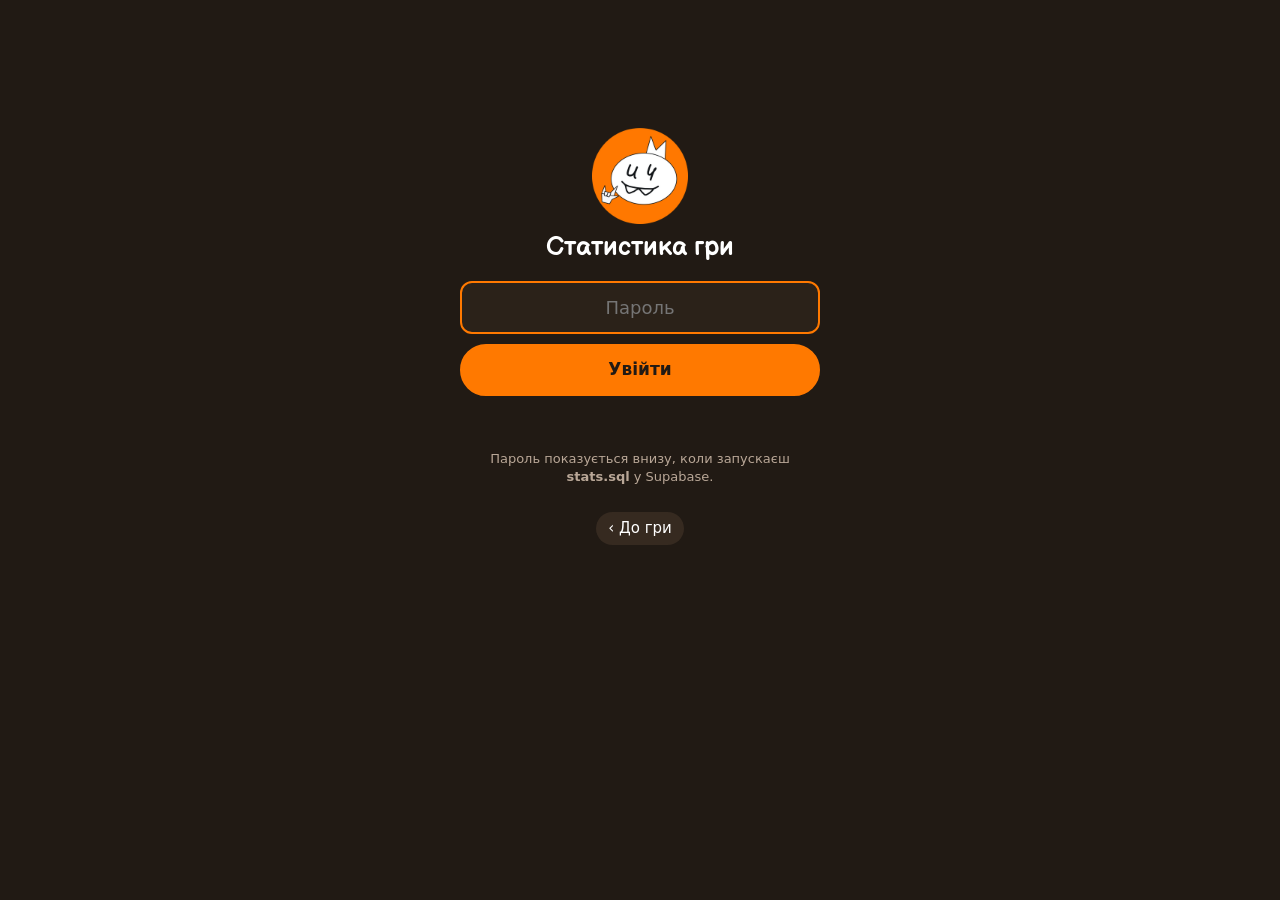
<file: stats/index.html>
<!DOCTYPE html>
<html lang="uk">
<head>
<script src="../migrate.js?v=2"></script>
<meta charset="UTF-8">
<meta name="viewport" content="width=device-width, initial-scale=1.0">
<meta name="robots" content="noindex, nofollow">
<meta name="theme-color" content="#211a14">
<title>Статистика і відгуки</title>
<link rel="icon" type="image/png" href="../favicon.png">
<style>
.ts-sub { margin: 12px 0 6px; font-weight: 700; }
.sk-cards { display: grid; grid-template-columns: repeat(auto-fill, minmax(150px, 1fr)); gap: 8px; margin-bottom: 8px; }
.sk-hours { display: grid; grid-template-columns: repeat(24, 1fr); gap: 3px; height: 150px; align-items: end; margin: 8px 0 4px; }
.sk-h { position: relative; height: 100%; display: flex; flex-direction: column-reverse; padding-bottom: 16px; }
.sk-h i { display: block; width: 100%; border-radius: 3px 3px 0 0; }
.sk-h span { position: absolute; bottom: 0; left: 0; right: 0; text-align: center; font-size: 10px; color: #b9a797; }
.sk-h span.sk-19 { color: var(--orange); font-weight: 700; }
.sk-self { background: var(--orange); } .sk-rem { background: #4CAF50; }
.sk-key { display: inline-block; width: 10px; height: 10px; border-radius: 2px; vertical-align: middle; }
.jr-chips { display: flex; flex-wrap: wrap; gap: 8px; align-items: center; margin: 8px 0 14px; }
.jr-archs { display: grid; grid-template-columns: repeat(auto-fill, minmax(260px, 1fr)); gap: 10px; }
.jr-arch { border: 1px solid #45372b; border-radius: 12px; padding: 10px 12px; background: #2b2219; }
.jr-arch p { margin: 6px 0 0; }
.jr-arch-h { display: flex; justify-content: space-between; gap: 8px; font-size: 16px; }
.jr-bar { height: 8px; background: #3a2e24; border-radius: 6px; overflow: hidden; margin-top: 6px; flex: 1; min-width: 60px; }
.jr-bar i { display: block; height: 100%; background: var(--orange); border-radius: 6px; }
.jr-map { overflow-x: auto; border: 1px solid #45372b; border-radius: 12px; background: #241c15; padding: 8px; }
.jr-map svg { display: block; }
.jr-head { fill: #b9a797; font-size: 13px; font-weight: 700; }
.jr-lbl { fill: #fff; font-size: 12.5px; }
.jr-routes { padding-left: 0; list-style: none; display: grid; gap: 8px; }
.jr-routes li { display: flex; gap: 10px; align-items: flex-start; border-bottom: 1px solid #45372b; padding-bottom: 8px; }
.jr-n { flex: none; min-width: 84px; color: var(--orange); font-weight: 700; font-size: 14px; }
.jr-route { display: flex; flex-wrap: wrap; gap: 4px; align-items: center; }
.jr-step { background: #3a2e24; border-radius: 999px; padding: 3px 10px; font-size: 13px; }
.jr-step.jr-end { background: transparent; border: 1px solid #7a5a45; }
.jr-ar { color: #b9a797; }
.jr-two { display: grid; grid-template-columns: repeat(auto-fit, minmax(300px, 1fr)); gap: 16px; }
.jr-row { display: flex; align-items: center; gap: 8px; font-size: 14px; margin: 6px 0; }
.jr-row > span { flex: 0 0 46%; } .jr-row > b { flex: none; font-size: 13px; }

.fb.ts-sus { border-color: #e0533d; box-shadow: 0 0 0 2px rgba(224,83,61,.35); }
.ts-fold { cursor: pointer; } .ts-fold td:first-child::before { content: "▸ "; } .ts-fold.open td:first-child::before { content: "▾ "; }
.ts-subrow td { font-size: 12px; color: #b9a797; } .ts-subrow td:first-child { padding-left: 22px; }
.tf-shot { display: block; max-width: min(100%, 360px); max-height: 70vh; margin-top: 8px; border-radius: 10px; border: 1px solid #45372b; }
.tf-place { font-size: 12px; color: #b9a797; margin: 4px 0 0; }
.ts-tiles { display: grid; grid-template-columns: repeat(auto-fill, minmax(96px, 1fr)); gap: 6px; }
.ts-tile { display: flex; flex-direction: column; align-items: center; justify-content: center; gap: 2px; min-height: 62px; padding: 6px 4px;
  border: 2px solid #45372b; border-radius: 10px; background: #2b2219; font-size: 13px; text-align: center; }
.ts-tile small { font-size: 10.5px; opacity: .85; font-weight: 400; }
.ts-scroll { overflow-x: auto; max-width: 100%; }
#ts-list article { min-width: 0; overflow: hidden; }
#ts-list { min-width: 0; }
.ts-table { border-collapse: collapse; font-size: 13px; min-width: 520px; }
.ts-table th, .ts-table td { padding: 4px 8px; border-bottom: 1px solid #45372b; text-align: left; }
.ts-ev { margin: 6px 0; padding-left: 18px; font-size: 13px; line-height: 1.5; }
.ts-at { color: #b9a797; }
@font-face { font-family: 'Balsamiq Sans'; font-weight: 700; font-display: swap; src: url(../fonts/balsamiq-sans-cyrillic-700-normal.woff2) format('woff2'); }
@font-face { font-family: 'Balsamiq Sans'; font-weight: 700; font-display: swap; src: url(../fonts/balsamiq-sans-latin-700-normal.woff2) format('woff2'); unicode-range: U+0000-00FF; }
:root {
  --bg: #211a14; --surface: #2b2219; --surface-2: #362a20; --line: #45372b;
  --orange: #FF7900; --green: #4CAF50; --red: #e0533d; --text: #fff; --muted: #b9a797;
}
* { box-sizing: border-box; }
body { margin: 0; background: var(--bg); color: var(--text); font: 16px/1.4 system-ui, -apple-system, "Segoe UI", Roboto, sans-serif; }
h1, h2, .big { font-family: 'Balsamiq Sans', system-ui, sans-serif; }
.wrap { max-width: 960px; margin: 0 auto; padding: 20px 16px 48px; }
header { display: flex; align-items: center; gap: 12px; flex-wrap: wrap; margin-bottom: 16px; }
header img { width: 44px; height: 44px; }
h1 { margin: 0; font-size: 26px; flex: 1; }
h2 { font-size: 19px; margin: 28px 0 10px; }
button { font: inherit; cursor: pointer; border: 2px solid var(--line); background: var(--surface-2); color: var(--text); border-radius: 999px; padding: 6px 14px; }
button:hover { border-color: var(--orange); }
button.on { background: var(--orange); border-color: var(--orange); color: #211a14; font-weight: 700; }
.periods { display: flex; gap: 6px; flex-wrap: wrap; }
.range { display: flex; flex-wrap: wrap; align-items: center; gap: 8px 10px; margin: 10px 0 0; color: var(--muted); font-size: 14px; }
.range label { display: flex; align-items: center; gap: 6px; }
.range input { font: inherit; padding: 6px 10px; border-radius: 10px; border: 2px solid var(--line); background: var(--surface); color: var(--text); color-scheme: dark; }
.range input:focus { outline: none; border-color: var(--orange); }
.two { display: grid; grid-template-columns: repeat(auto-fit, minmax(260px, 1fr)); gap: 10px; }
.pct { color: var(--muted); font-size: 13px; margin-left: 6px; }
.muted { color: var(--muted); }
.small { font-size: 13px; }
.cards { display: grid; grid-template-columns: repeat(auto-fill, minmax(150px, 1fr)); gap: 10px; }
.card { background: var(--surface); border: 2px solid var(--line); border-radius: 16px; padding: 12px 14px; }
.card .big { font-size: 30px; color: var(--orange); line-height: 1.1; }
.card .label { color: var(--muted); font-size: 14px; }
.panel { background: var(--surface); border: 2px solid var(--line); border-radius: 16px; padding: 14px; overflow-x: auto; }
table { border-collapse: collapse; width: 100%; font-size: 15px; }
th, td { text-align: right; padding: 7px 8px; border-bottom: 1px solid var(--line); white-space: nowrap; }
th:first-child, td:first-child { text-align: left; }
th { color: var(--muted); font-weight: 600; font-size: 13px; }
tr:last-child td { border-bottom: 0; }
.chart { display: flex; align-items: flex-end; gap: 3px; height: 150px; padding-top: 18px; }
.chart .col { flex: 1; display: flex; flex-direction: column; align-items: center; justify-content: flex-end; height: 100%; min-width: 0; position: relative; }
.chart .bar { width: 100%; max-width: 34px; background: var(--orange); border-radius: 5px 5px 0 0; min-height: 2px; }
.chart .bar.zero { background: var(--line); }
.chart .val { font-size: 11px; color: var(--muted); margin-bottom: 2px; }
.chart-labels { display: flex; gap: 3px; margin-top: 4px; }
.chart-labels span { flex: 1; text-align: center; font-size: 11px; color: var(--muted); min-width: 0; overflow: hidden; }
.legend { font-size: 13px; color: var(--muted); margin: 0 0 6px; }
.rows .row { display: flex; align-items: center; gap: 10px; margin: 6px 0; }
.rows .name { width: 40%; min-width: 110px; overflow: hidden; text-overflow: ellipsis; white-space: nowrap; }
.rows .track { flex: 1; background: var(--surface-2); border-radius: 6px; height: 14px; }
.rows .fill { background: var(--orange); height: 100%; border-radius: 6px; }
.rows .n { width: 42px; text-align: right; }
.login { max-width: 360px; margin: 12vh auto 0; text-align: center; }
.login input { width: 100%; font: inherit; font-size: 18px; padding: 12px 14px; border-radius: 12px; border: 2px solid var(--line); background: var(--surface); color: var(--text); margin: 14px 0 10px; text-align: center; }
.login input:focus { outline: none; border-color: var(--orange); }
.login button { width: 100%; padding: 12px; font-size: 17px; }
.error { color: var(--red); min-height: 1.4em; }
.note { background: var(--surface-2); border-radius: 12px; padding: 10px 12px; font-size: 14px; color: var(--muted); margin-top: 10px; }
.views { display: flex; flex-wrap: wrap; gap: 6px; margin: 0 0 12px; }
.views button { font-size: 17px; padding: 8px 16px; }
.cl-game { background: var(--surface); border: 2px solid var(--line); border-radius: 16px; padding: 0; }
.cl-game summary { cursor: pointer; padding: 12px 14px; list-style: none; display: flex; flex-wrap: wrap; gap: 4px 12px; align-items: baseline; }
.cl-game summary::-webkit-details-marker { display: none; }
.cl-game summary b { font-size: 17px; }
.cl-game[open] summary { border-bottom: 1px solid var(--line); }
.cl-game .panel { border: 0; border-radius: 0 0 16px 16px; }
.cl-actions { display: flex; gap: 8px; padding: 0 14px 12px; flex-wrap: wrap; }
.fb-tools { display: flex; flex-wrap: wrap; align-items: center; gap: 10px 16px; margin: 6px 0 12px; }
.fb-tools label { display: flex; align-items: center; gap: 8px; color: var(--muted); font-size: 14px; cursor: pointer; }
.fb-tools input { width: 18px; height: 18px; accent-color: var(--orange); }
.fb-list { display: grid; gap: 10px; }
.fb { background: var(--surface); border: 2px solid var(--line); border-radius: 16px; padding: 14px; }
.fb.pub { border-color: rgba(255, 121, 0, .55); }
.fb-text { margin: 0 0 10px; font-size: 17px; line-height: 1.45; white-space: pre-wrap; overflow-wrap: anywhere; }
.fb-meta { display: flex; flex-wrap: wrap; align-items: center; gap: 6px 12px; color: var(--muted); font-size: 13px; }
.fb-meta b { color: var(--text); font-weight: 600; }
.fb-meta .tag { background: var(--surface-2); border-radius: 999px; padding: 2px 8px; }
.fb-meta a.tag { color: inherit; }
.game-links { display: flex; gap: 8px; flex-wrap: wrap; margin: -4px 0 12px; }
.game-link { display: inline-block; padding: 6px 12px; border-radius: 999px; background: var(--surface-2); color: var(--text); text-decoration: none; font-size: 15px; }
.login .game-link { margin-top: 12px; }
.access-new { display: grid; gap: 8px; margin-bottom: 14px; }
.access-new label, .access-actions label { display: grid; gap: 4px; font-size: 14px; }
.access-body { padding: 0 14px 12px; min-width: 0; }
#access-list > .cl-game, #room-list > .cl-game { min-width: 0; }
#room-list .panel { overflow-x: auto; }
.access-body .panel { overflow-x: auto; }
.access-actions input { max-width: 100%; }
.access-url code { word-break: break-all; font-size: 13px; }
.access-actions { display: flex; flex-wrap: wrap; gap: 8px; align-items: end; margin: 8px 0 12px; }
.cl-game summary .tag { font-size: 13px; background: var(--surface-2); border-radius: 999px; padding: 2px 8px; }
.cl-game tr.muted td { opacity: 0.5; }
.fb-meta .tag.ok { color: var(--green); }
.fb-meta .tag.no { color: var(--red); }
.fb-meta button { margin-left: auto; padding: 4px 12px; font-size: 13px; }
.fb-answer { display: flex; flex-wrap: wrap; align-items: center; gap: 8px; margin-top: 10px; padding-top: 10px; border-top: 1px dashed var(--surface-2); }
.fb-answer textarea { flex: 1 1 100%; box-sizing: border-box; width: 100%; padding: 8px 10px; border-radius: 10px; border: 1px solid var(--surface-2); background: var(--bg, transparent); color: inherit; font: inherit; font-size: 15px; resize: vertical; }
.fb-answer button { padding: 6px 14px; font-size: 14px; }
.fb-reply-shown { flex: 1 1 100%; margin: 0; padding: 8px 10px; border-radius: 10px; background: var(--surface-2); font-size: 14px; white-space: pre-wrap; overflow-wrap: anywhere; }
.fb-reply-status { color: var(--muted); font-size: 13px; }
[hidden] { display: none !important; }
</style>
</head>
<body>
<div class="wrap">

  <form id="login" class="login" hidden>
    <img src="../logo.png" alt="" width="96" height="96">
    <h1>Статистика гри</h1>
    <input id="password" type="password" placeholder="Пароль" autocomplete="current-password" required>
    <button class="on" type="submit">Увійти</button>
    <p id="login-error" class="error"></p>
    <p class="muted small">Пароль показується внизу, коли запускаєш <b>stats.sql</b> у Supabase.</p>
    <a class="game-link" href="../">‹ До гри</a>
  </form>

  <main id="dash" hidden>
    <header>
      <img src="../logo.png" alt="">
      <h1>Статистика гри</h1>
      <button id="logout" type="button">Вийти</button>
    </header>
    <nav class="game-links">
      <a class="game-link" href="../?b">🧪 Бета гри</a>
      <a class="game-link" href="../">🎮 Основна гра</a>
    </nav>
    <div class="views" id="views">
      <button type="button" data-view="stats" class="on">📊 Статистика</button>
      <button type="button" data-view="feedback">💬 Відгуки <span id="fb-count"></span></button>
      <button type="button" data-view="classes">🏫 Класи <span id="cl-count"></span></button>
      <button type="button" data-view="pro">🦆 PRO <span id="pro-count"></span></button>
      <button type="button" data-view="access">🔑 Доступи</button>
      <button type="button" data-view="students">🎓 Мої учні <span id="st-count"></span></button>
      <button type="button" data-view="testers">🧪 Тестери <span id="ts-count"></span></button>
      <button type="button" data-view="plans">🧮 Плани</button>
      <button type="button" data-view="journeys">🗺 Шляхи гравців</button>
      <button type="button" data-view="streaks">🔥 Вогники</button>
    </div>
    <div id="stats-view">
    <div class="periods" id="periods">
      <button type="button" data-preset="today">Сьогодні</button>
      <button type="button" data-preset="yesterday">Вчора</button>
      <button type="button" data-preset="7">7 днів</button>
      <button type="button" data-preset="30">30 днів</button>
      <button type="button" data-preset="month">Цей місяць</button>
      <button type="button" data-preset="prevmonth">Минулий місяць</button>
      <button type="button" data-preset="all">Увесь час</button>
      <button type="button" id="refresh" title="Оновити">↻</button>
    </div>
    <form class="range" id="range">
      <label>з <input type="date" id="from" required></label>
      <label>по <input type="date" id="to" required></label>
      <button type="submit" class="on">Показати</button>
    </form>
    <p id="status" class="muted small"></p>
    <div id="content"></div>
    </div>
    <div id="feedback-view" hidden>
      <div class="fb-tools">
        <label><input type="checkbox" id="fb-only-pub" checked> лише ті, що можна публікувати</label>
        <label><input type="checkbox" id="fb-only-good"> лише з оцінкою 4–5</label>
        <span id="fb-summary" class="muted small"></span>
      </div>
      <div id="fb-list" class="fb-list"></div>
    </div>
    <div id="classes-view" hidden>
      <h2>👥 Класи учнів («Мій клас»)</h2>
      <p class="muted small">Класи, які створили учні чи вчителі: учасники і їхні найкращі результати в кожній грі. Натисни на клас, щоб побачити таблицю.</p>
      <div id="room-list" class="fb-list"></div>
      <h2>🏫 Ігри для класу (онлайн)</h2>
      <p class="muted small">Ігри для класу: підсумки кожної гри з нікнеймами учнів, датою й часом. Натисни на гру, щоб побачити результати.</p>
      <div id="cl-list" class="fb-list"></div>
    </div>
    <div id="pro-view" hidden>
      <p class="muted small">Звернення «Підписка є, а доступу немає». Перевір підписку в Base, зв'яжися з учнем (йому обіцяно відповідь протягом 24 годин) і познач звернення вирішеним.</p>
      <div id="pro-list" class="fb-list"></div>
      <h3 style="margin-top:18px">🦆 Пропозиція підписки новачкам</h3>
      <p class="note">Новачки (перший вхід з 05.11.2026) бачать «🔒 PRO» і кнопку «🦆 Стати учасником спільноти й відкрити всі тренажери» (без ціни). Показ — новачок побачив пропозицію; натискання — перейшов на сторінку підписки в monobase. Купівлі тут не видно — їх видно в Base.</p>
      <div id="upsell-stats" class="fb-list"></div>
      <h3 style="margin-top:18px">🤖 Підписка на бота @ukrmovych_bot</h3>
      <p class="note">У Telegram-мініапці грати можуть лише підписані на @ukrmovych_bot. Тут — скільки людей побачили вимогу підписатися і скільки з них підписалися (по днях).</p>
      <div id="botgate-stats" class="fb-list"></div>
      <h3 style="margin-top:18px">🎁 Демо-доступ новачків</h3>
      <p class="note">Новачки (з 05.11.2026, без PRO) мають у кожному PRO-тренажері першу групу. Тут — скільки разів і скільки людей відкривали демо-тренажери, скільки тренувань пройшли в демо і скільки разів звідти перейшли на monobase.</p>
      <div id="demo-stats" class="fb-list"></div>
      <h3 style="margin-top:18px">📱 Пристрої PRO</h3>
      <p class="note">Одна підписка — один Telegram-акаунт і щонайбільше 2 пристрої. Новий третій пристрій учень підключає сам: гра пропонує відключити один зі старих. «Скинути пристрої» — відключити всі разом.</p>
      <div id="pro-devices" class="fb-list"></div>
    </div>
    <div id="students-view" hidden>
      <h2>🎓 Мої учні (учні курсу)</h2>
      <p class="muted small">Учні платформи, які натиснули в грі «🎓 Я на курсі Укрмовича» і ввели свій код. Їм відкрито всі тренажери з бети. Тут — скільки часу кожен провів у кожній грі (⏱, лише активна гра), найкращий результат і скільки разів грав. Час рахується з 01.11.2026. Натисни на учня — деталі по іграх.</p>
      <div id="st-list" class="fb-list"></div>
    </div>
    <div id="streaks-view" hidden>
      <h2>🔥 Вогники</h2>
      <p class="muted small">Скільки учнів мають вогник, якої довжини, коли продовжують і чи допомагає нагадування бота о 19:00. Рахується від 08.11.2026.</p>
      <div id="sk-box"></div>
    </div>
    <div id="journeys-view" hidden>
      <h2>🗺 Шляхи гравців</h2>
      <p class="muted small">Як поводяться гравці від першого заходу: що відкривають, де кидають і чи повертаються. Рахується з подій гри за останні 120 днів, щоразу свіже.</p>
      <div id="jr-box"></div>
    </div>
    <div id="plans-view" hidden>
      <h2>🧮 Як учні рахують свій план</h2>
      <p class="muted small">У «📅 Мій план» учень сам рахує: скільки в нього занять до дати, скільки груп брати на заняття і скільки груп знатиме до кожної контрольної точки. Тут — лише числа, які учні <b>вписали самі</b> (не «заповни автоматично»), і правильна відповідь.</p>
      <div id="pa-box" class="fb-list"></div>
    </div>
    <div id="testers-view" hidden>
      <h2>🧪 Тестери</h2>
      <p class="muted small">Ті, хто має PRO-доступ (учасники «НМТ-качок»). Час у кожній грі, що відкривали, як проходили тренування, останні дії і як у тестера зараз виглядають плитки тренування з індикацією забування (гра тестера надсилає знімок раз на 5 хв).</p>
      <h3>💬 Відгуки з панелі тестувальника <span id="tf-count"></span></h3>
      <div id="ts-feedback" class="fb-list"></div>
      <h3>📊 Статистика тестерів</h3>
      <div id="ts-list" class="fb-list"></div>
    </div>
    <div id="access-view" hidden>
      <p class="muted small">Посилання на спецтеми (вебінари). Хто відкрив посилання в Telegram до дедлайну — має доступ до теми назавжди (поки ти його не забереш). У цьому браузері всі теми відкриті для тебе й так.</p>
      <form id="access-new" class="panel access-new">
        <b>Нове посилання</b>
        <label>Тема <select id="access-topic"></select></label>
        <label>Назва (для себе) <input id="access-title" type="text" maxlength="120" placeholder="Вебінар …"></label>
        <label>Діє до <input id="access-expires" type="datetime-local" required></label>
        <button type="submit">Створити посилання</button>
        <span id="access-new-status" class="muted small"></span>
      </form>
      <div id="access-list" class="fb-list"></div>
    </div>
  </main>

</div>
<script src="../leaderboard-config.js"></script>
<script src="../topics.js"></script>
<script>
const CFG = window.LEADERBOARD_CONFIG || {};
// На github.io з ?stay (мережа блокує duckdns) — посилання на гру теж лишаються тут
if (/[?&]stay(=|&|$)/.test(location.search)) {
  document.querySelectorAll(".game-link").forEach(a => {
    const h = a.getAttribute("href");
    a.setAttribute("href", h + (h.includes("?") ? "&stay" : "?stay"));
  });
}
const GAME_NAMES = {
  naholosy: "🗣️ Наголоси", leksychna: "🔎 Лексична помилка: речення", klychnyi: "📣 Кличний відмінок",
  chyslivnyky: "🔢 Числівники", frazeolohizmy: "💬 Фразеологізми", slovospoluch: "🧩 Лексична помилка: словосполучення", inshomovni: "🌍 Іншомовні слова",
  nmttest: "🎲 Рандомний тест НМТ", istoriia: "🏛️ Історія України", inshe: "📂 Інше", leksmenu: "🔎 Лексична помилка"
};
const ONLINE_NAMES = { duel: "⚔️ Онлайн-дуель", sprint: "⏱ Спринт 60 с", class: "🏫 Гра для класу" };
const $ = id => document.getElementById(id);

const store = {
  get(k) { try { return localStorage.getItem(k); } catch { return null; } },
  set(k, v) { try { v === null ? localStorage.removeItem(k) : localStorage.setItem(k, v); } catch {} }
};

let password = store.get("stats_password") || "";
// Період: дати «з» і «по» (включно) за київським часом
const kyivDate = (d = new Date()) => d.toLocaleDateString("en-CA", { timeZone: "Europe/Kyiv" });
const shiftDate = (iso, n) => { const d = new Date(iso + "T12:00:00Z"); d.setUTCDate(d.getUTCDate() + n); return d.toISOString().slice(0, 10); };
const daysBetween = (a, b) => Math.round((new Date(b + "T12:00:00Z") - new Date(a + "T12:00:00Z")) / 86400000) + 1;
let range = (() => { try { return JSON.parse(store.get("stats_range")) || null; } catch { return null; } })();
let preset = store.get("stats_preset") || "7";
function presetRange(name) {
  const today = kyivDate();
  if (name === "today") return { from: today, to: today };
  if (name === "yesterday") { const y = shiftDate(today, -1); return { from: y, to: y }; }
  if (name === "month") return { from: today.slice(0, 8) + "01", to: today };
  if (name === "prevmonth") {
    const first = today.slice(0, 8) + "01";
    const lastPrev = shiftDate(first, -1);
    return { from: lastPrev.slice(0, 8) + "01", to: lastPrev };
  }
  if (name === "all") return { from: "2025-01-01", to: today };
  return { from: shiftDate(today, -(Number(name) - 1)), to: today };
}
if (preset !== "custom" || !range) range = presetRange(preset === "custom" ? "7" : preset);
let days = daysBetween(range.from, range.to);

function esc(s) {
  return String(s).replace(/[&<>"']/g, c => ({ "&": "&amp;", "<": "&lt;", ">": "&gt;", '"': "&quot;", "'": "&#39;" }[c]));
}
const num = v => (v === null || v === undefined ? "—" : Number(v).toLocaleString("uk-UA"));
const pct = (a, b) => (b ? Math.round(a / b * 100) + "%" : "—");

// Нова статистика (stats-v2.sql); якщо її ще немає — стара, за останні N днів
let rangeMissing = false;
async function fetchRange() {
  const res = await fetch(`${CFG.url}/rest/v1/rpc/get_stats_range`, {
    method: "POST",
    headers: { apikey: CFG.anonKey, Authorization: `Bearer ${CFG.anonKey}`, "Content-Type": "application/json" },
    body: JSON.stringify({ p_password: password, p_from: range.from, p_to: range.to })
  });
  if (res.ok) return res.json();
  const text = await res.text();
  if (text.includes("wrong password")) throw new Error("password");
  if (res.status === 404 || text.includes("get_stats_range")) { rangeMissing = true; return null; }
  throw new Error("network");
}

async function fetchStats() {
  const res = await fetch(`${CFG.url}/rest/v1/rpc/get_stats`, {
    method: "POST",
    headers: { apikey: CFG.anonKey, Authorization: `Bearer ${CFG.anonKey}`, "Content-Type": "application/json" },
    body: JSON.stringify({ p_password: password, p_days: days })
  });
  if (res.ok) return res.json();
  const text = await res.text();
  if (text.includes("wrong password")) throw new Error("password");
  if (res.status === 404 || text.includes("get_stats")) throw new Error("nosql");
  throw new Error("network");
}

// ---------- Відгуки ----------
const ROLE_NAMES = { student: "🎒 учень/учениця", teacher: "👩‍🏫 вчитель/ка", parent: "👨‍👩‍👧 батьки", other: "✨ інше" };
const RATING_EMOJI = ["", "😕", "😐", "🙂", "😃", "🤩"];
let feedback = null;
let view = ["feedback", "classes", "students", "testers", "plans", "journeys", "streaks"].includes(store.get("stats_view")) ? store.get("stats_view") : "stats";

async function fetchFeedback() {
  const res = await fetch(`${CFG.url}/rest/v1/rpc/get_feedback`, {
    method: "POST",
    headers: { apikey: CFG.anonKey, Authorization: `Bearer ${CFG.anonKey}`, "Content-Type": "application/json" },
    body: JSON.stringify({ p_password: password })
  });
  if (res.ok) return res.json();
  const text = await res.text();
  if (text.includes("wrong password")) throw new Error("password");
  if (res.status === 404 || text.includes("get_feedback")) throw new Error("nosql");
  throw new Error("network");
}

async function loadFeedback() {
  try {
    feedback = await fetchFeedback();
    $("fb-count").textContent = feedback.length ? `(${feedback.length})` : "";
    renderFeedback();
  } catch (err) {
    if (err.message === "password") return;
    $("fb-list").innerHTML = err.message === "nosql"
      ? '<p class="note">У Supabase ще немає таблиці відгуків: запусти feedback.sql (див. STATS.md).</p>'
      : '<p class="note">Не вдалося завантажити відгуки. Перевір інтернет.</p>';
  }
}

function feedbackQuote(f) {
  const who = [f.name, f.role === "teacher" ? "вчитель/ка" : f.role === "parent" ? "батьки" : ""].filter(Boolean).join(", ");
  return `«${f.message.trim()}»${who ? ` — ${who}` : ""}`;
}

function renderFeedback() {
  if (!feedback) return;
  const onlyPub = $("fb-only-pub").checked;
  const onlyGood = $("fb-only-good").checked;
  const list = feedback.filter(f => (!onlyPub || f.can_publish) && (!onlyGood || f.rating >= 4));
  const rated = feedback.filter(f => f.rating);
  const avg = rated.length ? (rated.reduce((a, f) => a + f.rating, 0) / rated.length).toFixed(1).replace(".", ",") : "—";
  $("fb-summary").textContent = `Усього: ${feedback.length} · середня оцінка: ${avg} з 5 · показано: ${list.length}`;
  if (!list.length) {
    $("fb-list").innerHTML = `<p class="note">${feedback.length ? "Немає відгуків за цим фільтром." : "Відгуків ще немає. Вони з'являться тут, щойно хтось натисне «Залиш відгук» у грі."}</p>`;
    return;
  }
  $("fb-list").innerHTML = list.map((f, i) => `<article class="fb${f.can_publish ? " pub" : ""}">
    <p class="fb-text">${esc(f.message)}</p>
    <div class="fb-meta">
      ${f.rating ? `<span title="Оцінка ${f.rating} з 5">${RATING_EMOJI[f.rating]} ${f.rating}/5</span>` : ""}
      ${f.name ? `<b>${esc(f.name)}</b>` : '<span>без імені</span>'}
      ${f.role ? `<span class="tag">${ROLE_NAMES[f.role] || esc(f.role)}</span>` : ""}
      ${f.contact ? `<span class="tag">${esc(f.contact)}</span>` : ""}
      <span class="tag ${f.can_publish ? "ok" : "no"}">${f.can_publish ? "✓ можна публікувати" : "✕ не публікувати"}</span>
      <span>${new Date(f.created_at).toLocaleDateString("uk-UA", { day: "numeric", month: "long", year: "numeric" })}${f.source === "telegram" ? " · Telegram" : ""}</span>
      <button type="button" data-copy="${i}">Скопіювати</button>
    </div>
    ${f.has_player === false ? "" : `<div class="fb-answer">
      ${f.reply ? `<p class="fb-reply-shown"><b>Твоя відповідь</b> · ${f.reply_seen ? "✓ учень прочитав" : "ще не прочитано"}<br>${esc(f.reply)}</p>` : ""}
      <textarea data-reply-text="${i}" rows="2" maxlength="2000" placeholder="Відповісти учню — він побачить відповідь у грі">${f.reply ? esc(f.reply) : ""}</textarea>
      <button type="button" data-reply="${i}">${f.reply ? "Змінити відповідь" : "Відповісти"}</button>
      <span class="fb-reply-status" data-reply-status="${i}"></span>
    </div>`}
  </article>`).join("");
  $("fb-list").querySelectorAll("[data-reply]").forEach(b => b.addEventListener("click", async () => {
    const i = Number(b.dataset.reply);
    const f = list[i];
    const text = $("fb-list").querySelector(`[data-reply-text="${i}"]`).value.trim();
    const status = $("fb-list").querySelector(`[data-reply-status="${i}"]`);
    b.disabled = true;
    status.textContent = "Надсилаю…";
    try {
      const res = await fetch(`${CFG.url}/rest/v1/rpc/set_feedback_reply`, {
        method: "POST",
        headers: { apikey: CFG.anonKey, Authorization: `Bearer ${CFG.anonKey}`, "Content-Type": "application/json" },
        body: JSON.stringify({ p_password: password, p_id: f.id, p_reply: text })
      });
      if (!res.ok) throw new Error(await res.text());
      f.reply = text || null;
      f.reply_seen = false;
      renderFeedback();
    } catch (e) {
      b.disabled = false;
      status.textContent = String(e.message).includes("set_feedback_reply") ? "Спершу запусти feedback-reply.sql" : "Не вдалося надіслати";
    }
  }));
  $("fb-list").querySelectorAll("[data-copy]").forEach(b => b.addEventListener("click", () => {
    navigator.clipboard.writeText(feedbackQuote(list[Number(b.dataset.copy)])).then(() => {
      b.textContent = "Скопійовано ✓";
      setTimeout(() => { b.textContent = "Скопіювати"; }, 1500);
    });
  }));
}

// ---------- Ігри для класу ----------
let classGames = null;

async function loadClasses() {
  try {
    const res = await fetch(`${CFG.url}/rest/v1/rpc/get_class_results`, {
      method: "POST",
      headers: { apikey: CFG.anonKey, Authorization: `Bearer ${CFG.anonKey}`, "Content-Type": "application/json" },
      body: JSON.stringify({ p_password: password })
    });
    const text = await res.text();
    if (!res.ok) throw new Error(res.status === 404 || text.includes("get_class_results") ? "nosql" : "network");
    classGames = JSON.parse(text);
    $("cl-count").textContent = classGames.length ? `(${classGames.length})` : "";
    renderClasses();
  } catch (err) {
    $("cl-list").innerHTML = err.message === "nosql"
      ? '<p class="note">У Supabase ще немає таблиці результатів: запусти class-results.sql (див. STATS.md).</p>'
      : '<p class="note">Не вдалося завантажити результати. Перевір інтернет.</p>';
  }
}

function classCsv(g) {
  const when = new Date(g.started_at || g.ended_at).toLocaleString("uk-UA");
  const rows = [["Гра", GAME_NAMES[g.game] || g.game], ["Кімната", g.room], ["Дата", when],
    ["Питань", `${g.rounds} з ${g.rounds_planned}${g.early ? " (завершено достроково)" : ""}`], [],
    ["Місце", "Ім'я", "Бали", "Правильних відповідей", "Відповідей"],
    ...g.players.map(p => [p.place, p.name, p.score, p.correct, p.answered])];
  return rows.map(r => r.join(";")).join("\n");
}

function renderClasses() {
  if (!classGames) return;
  if (!classGames.length) {
    $("cl-list").innerHTML = '<p class="note">Ігор для класу ще не було. Підсумки з\'являться тут після першої завершеної гри.</p>';
    return;
  }
  $("cl-list").innerHTML = classGames.map((g, i) => {
    const start = new Date(g.started_at || g.ended_at);
    const mins = g.started_at ? Math.max(1, Math.round((new Date(g.ended_at) - start) / 60000)) : null;
    const best = g.players[0];
    return `<details class="cl-game">
      <summary>
        <b>${start.toLocaleDateString("uk-UA", { day: "numeric", month: "long" })}, ${start.toLocaleTimeString("uk-UA", { hour: "2-digit", minute: "2-digit" })}</b>
        <span>${esc(GAME_NAMES[g.game] || g.game)}</span>
        <span class="muted small">кімната ${esc(g.room)} · учнів: ${g.players.length} · питань: ${g.rounds} з ${g.rounds_planned}${g.early ? " (достроково)" : ""}${mins ? ` · ${mins} хв` : ""}</span>
        ${best ? `<span class="muted small">🏆 ${esc(best.name)} — ${num(best.score)}</span>` : ""}
      </summary>
      <div class="panel"><table>
        <tr><th>Місце</th><th>Ім'я</th><th>Бали</th><th>Правильних</th><th>Відповідей</th></tr>
        ${g.players.map(p => `<tr><td>${p.place}</td><td>${esc(p.name)}</td><td>${num(p.score)}</td><td>${num(p.correct)} з ${num(g.rounds)}</td><td>${num(p.answered)}</td></tr>`).join("")}
      </table></div>
      <div class="cl-actions"><button type="button" data-csv="${i}">⬇️ Завантажити таблицю</button></div>
    </details>`;
  }).join("");
  $("cl-list").querySelectorAll("[data-csv]").forEach(b => b.addEventListener("click", () => {
    const g = classGames[Number(b.dataset.csv)];
    const blob = new Blob(["\ufeff" + classCsv(g)], { type: "text/csv;charset=utf-8" });
    const a = document.createElement("a");
    a.href = URL.createObjectURL(blob);
    a.download = `klas-${g.room}-${(g.started_at || g.ended_at).slice(0, 10)}.csv`;
    document.body.appendChild(a); a.click(); a.remove();
  }));
}

// ---------- 🧮 Плани: що вписують учні (plan-answers.sql) ----------
const PA_FIELDS = { sessions: "Скільки занять до дати", per_session: "Скільки груп на заняття" };
const paField = f => PA_FIELDS[f] || (f.startsWith("cp") ? "Контрольні точки (скільки груп знатиму)" : f);
const paNum = v => v == null ? "—" : String(Math.round(Number(v) * 100) / 100).replace(".", ",");
// чому помилився — найчастіші причини
function paWhy(r) {
  const c = r.ctx || {}, e = Number(r.entered), k = Number(c.k), n = Number(c.n), done = Number(c.done) || 0;
  if (r.ok) return "";
  if (r.field === "sessions") {
    if (e === c.days) return "вписав занять на тиждень";
    if (Math.abs(e - Math.round(c.weeks)) <= 1) return "вписав кількість тижнів";
    return e < r.correct ? "замало" : "забагато";
  }
  if (r.field === "per_session") {
    if (e > 0 && e * 2 % 1) return "не ціле й не половинка";
    if (e * c.D < c.left) return "не встигає (замало)";
    return "";
  }
  if (r.field.startsWith("cp")) {
    if (done && Math.abs(e - k * n) < 0.01) return "забув додати вже вивчені";
    if (e > c.G) return "більше, ніж усього груп";
    if (c.kPrev && Math.abs(e - (k - c.kPrev) * n - done) < 0.01) return "порахував лише заняття від попередньої точки";
    return e < r.correct ? "замало" : "забагато";
  }
  return "";
}
async function loadPlanAnswers() {
  const box = $("pa-box");
  try {
    const data = await proRpc("get_plan_answers", {});
    const rows = data.rows || [], names = data.names || {};
    if (!rows.length) { box.innerHTML = '<p class="note">Поки ніхто не рахував план.</p>'; return; }
    const players = new Set(rows.map(r => r.player));
    // перша спроба кожного учня в кожному полі
    const first = {};
    [...rows].reverse().forEach(r => { const g = paField(r.field), key = r.player + "|" + r.field; if (!first[key]) first[key] = { ...r, g }; });
    const groups = {};
    Object.values(first).forEach(r => { const g = groups[r.g] = groups[r.g] || { n: 0, ok: 0, why: {} }; g.n++; if (r.ok) g.ok++; else { const w = paWhy(r) || "інше"; g.why[w] = (g.why[w] || 0) + 1; } });
    const summary = Object.entries(groups).map(([g, x]) => `<tr><td>${esc(g)}</td><td>${x.n}</td><td><b>${Math.round(x.ok / x.n * 100)}%</b></td><td>${Object.entries(x.why).sort((a, b) => b[1] - a[1]).map(([w, c]) => `${esc(w)} — ${c}`).join("<br>") || "—"}</td></tr>`).join("");
    const byPlayer = {};
    rows.forEach(r => { (byPlayer[r.player] = byPlayer[r.player] || []).push(r); });
    const people = Object.entries(byPlayer).map(([p, list]) => {
      const okFirst = Object.values(first).filter(r => r.player === p);
      const pct = okFirst.length ? Math.round(okFirst.filter(r => r.ok).length / okFirst.length * 100) : 0;
      return `<details class="fb"><summary><b>${esc(names[p] || "учень " + p.slice(0, 6))}</b> · спроб: ${list.length} · з першого разу правильно: <b>${pct}%</b></summary>
        <div class="ts-scroll"><table class="ts-table"><tr><th>Коли</th><th>Що рахував</th><th>Дано</th><th>Вписав</th><th>Правильно</th><th></th></tr>
        ${list.map(r => { const c = r.ctx || {}; const given = r.field === "sessions" ? `${paNum(c.weeks)} тиж. × ${c.days} дн.` : r.field === "per_session" ? `${paNum(c.left)} груп / ${c.D} занять` : `${c.k} занять × ${paNum(c.n)}${c.done ? ` + ${paNum(c.done)} вивчено` : ""} (усього ${c.G})`;
          return `<tr><td>${tsDate(r.at)}</td><td>${esc(paField(r.field))}${r.field.startsWith("cp") ? " " + r.field.slice(2) : ""}</td><td>${given}</td><td>${paNum(r.entered)}</td><td>${paNum(r.correct)}</td><td>${r.ok ? "✅" : "❌ " + esc(paWhy(r))}</td></tr>`; }).join("")}
        </table></div></details>`;
    }).join("");
    box.innerHTML = `<p class="fb-text">Рахували план: <b>${players.size}</b> ${players.size === 1 ? "учень" : "учнів"} · відповідей: ${rows.length}</p>
      <p class="ts-sub">З першої спроби (кожен учень — один раз у кожному питанні)</p>
      <div class="ts-scroll"><table class="ts-table"><tr><th>Питання</th><th>Учнів</th><th>Правильно</th><th>Найчастіші помилки</th></tr>${summary}</table></div>
      <p class="ts-sub">По кожному учню</p>${people}`;
  } catch (err) {
    box.innerHTML = '<p class="note">Не вдалося завантажити.</p>';
  }
}

// ---------- 🧪 Тестери (testers.sql) ----------
const TS_GAMES = { naholosy: "🗣️ Наголоси", leksychna: "🔎 Лексична помилка: речення", klychnyi: "📣 Кличний відмінок", chyslivnyky: "🔢 Числівники",
  slovospoluch: "🧩 Лексична помилка: словосполучення", frazeolohizmy: "💬 Фразеологізми", inshomovni: "🌍 Іншомовні слова", nmttest: "🎲 Тест НМТ",
  inshe: "📂 Інше", istoriia: "🏛️ Історія України", frazeo: "💬 Фразеологізми", slovo: "🧩 Словосполучення", chys: "🔢 Числівники" };
const tsName = g => TS_GAMES[g] || g;
// час окремих тренажерів «Іншого» (q_<id>, game-time.js) — лише у «Тестерах», не в загальних підсумках
const tsMain = t => Object.fromEntries(Object.entries(t || {}).filter(([g]) => !g.startsWith("q_")));
const tsTime = sec => { sec = Math.round(sec || 0); const h = Math.floor(sec / 3600), m = Math.round((sec % 3600) / 60); return h ? `${h} год ${m} хв` : `${m} хв`; };
const tsDate = d => d ? new Date(d).toLocaleString("uk-UA", { day: "numeric", month: "short", hour: "2-digit", minute: "2-digit", timeZone: "Europe/Kyiv" }) : "—";
const TS_EVENTS = { visit: "відкрив гру", game_start: "почав гру", game_over: "кінець гри", training_start: "почав тренування", training_done: "завершив тренування",
  soon_click: "натиснув закриту гру", online_join: "увійшов в онлайн-гру", online_share: "запросив друзів", duel_start: "дуель", leaderboard_submit: "записав рекорд", all_words_done: "пройшов усі слова" };
function tsRecall(m, now) { const e = Math.max(0, (now - m.t) / 864e5); return Math.pow(1 + (19 / 81) * e / Math.max(0.05, m.s), -0.5); }
// плитки тренування тестера з його знімка: ключ train_<гра>_<група>_mem → {s, t, a}
function tsTiles(snap) {
  if (!snap || !snap.data || !snap.data.keys) return `<p class="note">Знімка ще немає — з'явиться, щойно тестер відкриє гру після оновлення.</p>`;
  const keys = snap.data.keys, now = Date.now(), by = {};
  Object.keys(keys).forEach(k => {
    const m = k.match(/^train_(inshe_[a-z0-9_]+?|[a-z]+)_(.+?)(_mem)?$/);
    if (!m || k.endsWith("_tally") || k.endsWith("_acc") || /^train_(recent|play|view|ist_level|inshe_errors)/.test(k)) return;
    const game = m[1], grp = m[2];
    by[game] = by[game] || {};
    const g = by[game][grp] = by[game][grp] || {};
    if (m[3]) { try { g.mem = JSON.parse(keys[k]); } catch (e) { /* */ } } else g.best = Number(keys[k]) || 0;
  });
  const games = Object.keys(by);
  if (!games.length) return '<p class="note">Тренувань групами ще не було.</p>';
  return games.map(game => {
    const tiles = Object.entries(by[game]).map(([grp, g]) => {
      if (!g.mem) return `<span class="ts-tile" title="без даних про пам'ять">${esc(grp)}<small>${g.best ? g.best + " ✓" : ""}</small></span>`;
      const r = tsRecall(g.mem, now), a = g.mem.a, glow = Math.max(0, (r - 0.45) / 0.55);
      const hue = Math.round(15 + 110 * a);
      const st = `background:hsla(${hue},${12 + 63 * glow}%,${26 + 16 * glow}%,${0.35 + 0.65 * glow});border-color:hsl(${hue},${15 + 60 * glow}%,${32 + 16 * glow}%)`;
      const left = (g.mem.t + g.mem.s * 864e5 - now) / 864e5;
      const when = r < 0.9 ? "🔁 повтори" : left < 1 ? `ще ${Math.max(1, Math.round(left * 24))} год` : `ще ${Math.round(left)} дн`;
      return `<span class="ts-tile" style="${st}" title="точність ${Math.round(a * 100)}% · пам'ять ${Math.round(r * 100)}% · стабільність ${g.mem.s} дн">${esc(grp)}<small>${Math.round(a * 100)}% · пам'ять ${Math.round(r * 100)}%</small><small>${when}</small></span>`;
    }).join("");
    return `<p class="ts-sub">${esc(tsName(game.replace(/^inshe_/, "") === game ? game : "inshe"))}${game.startsWith("inshe_") ? " · " + esc(game.slice(6)) : ""}</p><div class="ts-tiles">${tiles}</div>`;
  }).join("") + `<p class="note">Знімок: ${tsDate(snap.at)} · вигляд плиток: варіант ${esc(String(snap.data.view || 1))} · екран ${esc(snap.data.screen || "?")} · версія гри ${esc(snap.data.version || "?")}${snap.data.pro ? " · дані PRO отримано ✓" : ""}</p>`;
}
async function loadTesters() {
  const box = $("ts-list");
  try {
    const list = await proRpc("get_testers", {});
    $("ts-count").textContent = list.length ? `(${list.length})` : "";
    if (!list.length) { box.innerHTML = '<p class="note">Тестерів поки немає.</p>'; return; }
    box.innerHTML = list.map(t => {
      const time = Object.entries(tsMain(t.time)).sort((a, b) => b[1] - a[1]);
      const total = time.reduce((s, x) => s + x[1], 0);
      // тренажери «Іншого» й «Історії»: події (details.sub) + час (q_<id>)
      const subs = { ...(t.subs || {}) };
      Object.entries(t.time || {}).forEach(([g, sec]) => { if (g.startsWith("q_")) { const id = g.slice(2); subs[id] = { ...(subs[id] || {}), sec }; } });
      const subList = Object.entries(subs).sort((a, b) => (b[1].sec || 0) - (a[1].sec || 0) || (b[1].last || "").localeCompare(a[1].last || ""));
      const subName = (id, x) => x.name || id;
      const games = Object.entries(t.games || {}).sort((a, b) => (b[1].last || "").localeCompare(a[1].last || ""));
      if (subList.length && !t.games?.inshe) games.push(["inshe", {}]);
      const row = (name, x, cls = "") => `<tr${cls}><td>${name}</td><td>${x.starts || 0}</td><td>${x.trainings || 0}${x.train_n ? ` · ${Math.round(x.train_ok / x.train_n * 100)}%` : ""}</td><td>${x.best ?? "—"}</td><td>${x.soon || ""}</td><td>${x.sec ? tsTime(x.sec) : ""}</td><td>${tsDate(x.last)}</td></tr>`;
      const gameRows = games.map(([g, x]) => {
        const sec = (t.time || {})[g];
        if (g !== "inshe" || !subList.length) return row(esc(tsName(g)), { ...x, sec });
        return row(`${esc(tsName(g))} <small>(${subList.length})</small>`, { ...x, sec }, ` class="ts-fold" data-fold="${esc(t.player)}"`) +
          subList.map(([id, s]) => row(`${id.startsWith("ist_") ? "🏛️ " : ""}${esc(subName(id, s))}`, s, ` class="ts-subrow" data-sub="${esc(t.player)}" hidden`)).join("");
      }).join("");
      const est = (t.est || []).filter(d => d.sec > 0);
      const estTotal = est.reduce((s, d) => s + d.sec, 0);
      const ev = (t.events || []).map(e => {
        const d = e.details || {};
        const extra = d.group ? ` «${esc(d.group)}»${d.total ? ` ${d.first_try}/${d.total}` : ""}` : d.final_score != null ? ` · ${d.final_score}` : d.mode ? ` · ${esc(d.mode)}` : "";
        return `<li><span class="ts-at">${tsDate(e.at)}</span> ${esc(TS_EVENTS[e.event] || e.event)}${e.game && /^[a-z_]+$/.test(e.game) ? " · " + esc(tsName(e.game)) : ""}${extra}</li>`;
      }).join("");
      const mem = (t.memory || []).map(m => `<li><span class="ts-at">${tsDate(m.at)}</span> ${esc(tsName(m.game))} «${esc(m.grp.replace(/^train_[a-z]+_/, ""))}» · ${m.src === "train" ? "тренування" : m.src === "online" ? "онлайн" : "марафон"} · прогноз ${m.pred == null ? "—" : Math.round(m.pred * 100) + "%"} → реально ${Math.round(m.obs * 100)}% (${m.n})</li>`).join("");
      return `<article class="fb">
        <div class="fb-meta"><b>${esc(t.name || "тестер")}</b>${t.platform ? `<span class="tag">${esc(t.platform)}</span>` : ""}
          <span class="tag">PRO з ${tsDate(t.pro_since)}</span><span>востаннє: ${tsDate(t.last_seen)}</span></div>
        <p class="fb-text">Грає з ${tsDate(t.first_seen)} · активних днів: <b>${t.days || 0}</b> · запусків гри: <b>${t.visits || 0}</b> · усього в іграх: <b>${tsTime(total)}</b></p>
        <p class="ts-sub">⏱ Час у грі</p>
        <p class="fb-text">${time.map(([g, sec]) => `${esc(tsName(g))} — ${tsTime(sec)}`).join("<br>") || "—"}</p>
        <p class="note">Точний облік часу в грі працює лише з 01.11.2026 (рахуються секунди, коли гра відкрита й гравець щось натискав). Раніше — лише за подіями: ↓</p>
        <details><summary>🕰 Оцінка часу за подіями: ≈ ${tsTime(estTotal)} за ${est.length} дн.</summary>
          <p class="note">Сума проміжків до 5 хв між діями гравця (почав/завершив тренування, гру тощо) — приблизно, бо дії всередині тренування не записуються.</p>
          <ul class="ts-ev">${est.map(d => `<li><span class="ts-at">${new Date(d.d).toLocaleDateString("uk-UA", { day: "numeric", month: "short" })}</span> ≈ ${tsTime(d.sec)} · дій: ${d.n}</li>`).join("") || "<li>—</li>"}</ul></details>
        <p class="ts-sub">🎮 Що відкривав</p>
        <div class="ts-scroll"><table class="ts-table"><tr><th>Гра</th><th>Запусків</th><th>Тренувань · точність</th><th>Рекорд</th><th>Тиснув «скоро»</th><th>Час</th><th>Востаннє</th></tr>${gameRows}</table></div>
        <p class="ts-sub">🧠 Як у тестера виглядають плитки тренування зараз</p>
        ${tsTiles(t.snapshot)}
        <details><summary>📊 Прогноз пам'яті vs реальність (${(t.memory || []).length})</summary><ul class="ts-ev">${mem || "<li>—</li>"}</ul></details>
        <details><summary>🕓 Останні дії (${(t.events || []).length})</summary><ul class="ts-ev">${ev}</ul></details>
      </article>`;
    }).join("");
    box.querySelectorAll("[data-fold]").forEach(tr => tr.addEventListener("click", () => {
      const open = tr.classList.toggle("open");
      box.querySelectorAll(`[data-sub="${tr.dataset.fold}"]`).forEach(r => { r.hidden = !open; });
    }));
  } catch (err) {
    box.innerHTML = '<p class="note">Не вдалося завантажити тестерів.</p>';
  }
  loadTesterFeedback();
}

// ---------- 💬 Відгуки з панелі тестувальника (tester-feedback.sql, tester.js) ----------
async function loadTesterFeedback() {
  const box = $("ts-feedback");
  try {
    const list = await proRpc("get_tester_feedback", {});
    $("tf-count").textContent = list.length ? `(${list.length})` : "";
    if (!list.length) { box.innerHTML = '<p class="note">Відгуків ще немає. Тестер бачить панель унизу гри в Telegram-мініапці.</p>'; return; }
    box.innerHTML = list.map(f => {
      const p = f.place || {};
      const where = [p.game, p.mode, p.quiz].filter(Boolean).join(" · ") || p.screen || "меню";
      return `<article class="fb${f.kind === "bad" ? " pub" : ""}">
        <div class="fb-meta"><b>${f.kind === "good" ? "🔥 Дуже круто" : "😬 Щось не так"}</b><span>${esc(f.name || "тестер")}</span><span>${tsDate(f.at)}</span>${f.sent ? '<span class="tag ok">✓ у Telegram</span>' : ""}</div>
        <p class="fb-text">${esc(f.message)}</p>
        <p class="tf-place">📍 ${esc(where)}${p.task ? `<br>📝 ${esc(p.task)}` : ""}${p.answers ? `<br>🔘 ${esc(p.answers)}` : ""}${p.feedback ? `<br>💬 ${esc(p.feedback)}` : ""}${p.device ? `<br>📱 ${esc(p.device)}` : ""}</p>
        ${f.has_image ? `<button type="button" data-shot="${f.id}">📸 Показати скрин</button>` : ""}
      </article>`;
    }).join("");
    box.querySelectorAll("[data-shot]").forEach(b => b.addEventListener("click", async () => {
      b.disabled = true; b.textContent = "Завантажую…";
      try {
        const img = await proRpc("get_tester_feedback_image", { p_id: Number(b.dataset.shot) });
        const el = document.createElement("img"); el.className = "tf-shot"; el.src = img; el.alt = "скрин";
        b.replaceWith(el);
      } catch (e) { b.disabled = false; b.textContent = "Помилка, ще раз"; }
    }));
  } catch (err) {
    box.innerHTML = '<p class="note">Не вдалося завантажити відгуки тестерів.</p>';
  }
}

// ---------- Пристрої PRO (pro-devices.sql) ----------
async function loadUpsellStats() {
  const box = document.getElementById("upsell-stats");
  try {
    const r = await proRpc("get_upsell_stats", {});
    const days = r.days || [], places = r.places || [], events = r.events || [];
    if (!days.length) { box.innerHTML = '<p class="muted small">Поки жодного показу.</p>'; return; }
    const sum = k => days.reduce((a, d) => a + (d[k] || 0), 0);
    const gn = g => esc(GAME_NAMES[g] || { inshe: "📂 Інше", istoriia: "🏛️ Історія України", plan: "📅 Мій план" }[g] || g);
    // зрозумілі назви місць, де новачок бачив пропозицію (власниця, 07.11.2026)
    const PL = { leks_locked: "🔎 Лексична помилка: речення — під закритими групами", slovo_locked: "🧩 Лексична помилка: словосполучення — під закритими групами", demo_nmttest: "🎲 Рандомний тест НМТ — після тесту (демо)" };
    const KIND = {
      demo_modes: "банер на екрані режимів (демо)", demo_train: "після тренування (демо)", demo_online: "після онлайн-гри (демо)",
      demo_groups: "під закритими групами (демо)", demo_wordlist: "наприкінці повного переліку (демо)",
      free_over: "після марафону (безкоштовна гра)", free_train: "після тренування (безкоштовна гра)",
      free_record: "після нового рекорду (безкоштовна гра)", free_wordlist: "наприкінці повного переліку (безкоштовна гра)"
    };
    const pl = x => {
      x = String(x);
      if (PL[x]) return PL[x];
      if (x.startsWith("leaders_")) return `${gn(x.slice(8))} — кнопка «Грати» в турнірній таблиці (марафон лише в Спільноті)`;
      if (x.startsWith("pro_")) return `${gn(x.slice(4))} — вікно «Спільнота» (натиснув закриту гру)`;
      const m = /^((?:demo|free)_[a-z]+)_(.+)$/.exec(x);
      if (m && KIND[m[1]]) return `${gn(m[2])} — ${KIND[m[1]]}`;
      return esc(x);
    };
    const evList = list => list.length
      ? `<ul class="small" style="margin:4px 0 6px;padding-left:18px">${list.map(e => `<li>${esc(e.ts.slice(8, 10) + "." + e.ts.slice(5, 7) + " " + e.ts.slice(11, 16))} · ${e.event === "pro_buy_click" ? "<b>🦆 натиснув кнопку</b>" : "побачив"} · ${pl(e.place)} · гравець ${esc(e.who)}</li>`).join("")}</ul>`
      : '<p class="muted small">Подробиць немає (старіші за останні 500 подій).</p>';
    const fold = (cells, list, cols) => `<tr class="ts-fold" data-up="1">${cells}</tr><tr hidden><td colspan="${cols}">${evList(list)}</td></tr>`;
    box.innerHTML = `<p><b>За 90 днів:</b> показів ${sum("views")}, натискань на monobase ${sum("clicks")}${sum("views") ? ` (${Math.round(100 * sum("clicks") / sum("views"))}%)` : ""}</p>
      <p class="muted small">Натисни на рядок — побачиш дату й час кожного показу й натискання. «Гравець» — короткий знак, щоб розрізнити людей (той самий знак — та сама людина).</p>
      <div class="ts-scroll"><table class="ts-table"><tr><th>День</th><th>Показів</th><th>Людей бачили</th><th>Натискань</th><th>Людей натиснули</th></tr>
      ${days.map(d => fold(`<td>${d.day}</td><td>${d.views}</td><td>${d.viewers}</td><td>${d.clicks}</td><td>${d.clickers}</td>`, events.filter(e => e.day === d.day), 5)).join("")}</table></div>
      <p class="muted small" style="margin-top:10px">Де показували (гра — і в якому місці гри):</p>
      <div class="ts-scroll"><table class="ts-table"><tr><th>Гра й місце</th><th>Показів</th><th>Натискань</th></tr>
      ${places.map(p => fold(`<td>${pl(p.place)}</td><td>${p.views}</td><td>${p.clicks}</td>`, events.filter(e => e.place === p.place), 3)).join("")}</table></div>
      <details class="small" style="margin-top:8px"><summary>Що означають місця?</summary><ul style="padding-left:18px">
        <li><b>безкоштовна гра</b> — «Наголоси» й обидві «Лексичні помилки»: після марафону (раз на 3 гри), після нового рекорду (завжди), після тренування групи (раз на 3 гри), наприкінці «📖 Повного переліку».</li>
        <li><b>демо</b> — PRO-тренажер, де новачку відкрита перша група: банер угорі екрана режимів, після тренування чи онлайн-гри, під закритими групами, наприкінці повного переліку.</li>
        <li><b>вікно «Спільнота»</b> — новачок натиснув закриту гру чи групу («🔒 PRO»).</li>
        <li><b>під закритими групами</b> — розгорнув «🔒 Ще N груп» у «Лексичних помилках».</li></ul></details>`;
    box.querySelectorAll('tr[data-up]').forEach(tr => tr.addEventListener("click", () => { tr.classList.toggle("open"); tr.nextElementSibling.hidden = !tr.classList.contains("open"); }));
  } catch (e) { box.innerHTML = '<p class="muted small">Не вдалося завантажити.</p>'; }
}

async function loadBotGateStats() {
  const box = document.getElementById("botgate-stats");
  try {
    const days = await proRpc("get_bot_gate_stats", {}) || [];
    if (!days.length) { box.innerHTML = '<p class="muted small">Поки нікому не довелося підписуватися — усі вже були підписані.</p>'; return; }
    const saw = days.reduce((a, d) => a + d.saw, 0), ok = days.reduce((a, d) => a + d.ok, 0);
    box.innerHTML = `<p><b>За 90 днів:</b> побачили вимогу ${saw}, підписалися ${ok}${saw ? ` (${Math.round(100 * ok / saw)}%)` : ""}</p>
      <div class="ts-scroll"><table class="ts-table"><tr><th>День</th><th>Побачили вимогу</th><th>Підписалися</th></tr>
      ${days.map(d => `<tr><td>${d.day}</td><td>${d.saw}</td><td>${d.ok}</td></tr>`).join("")}</table></div>`;
  } catch (e) { box.innerHTML = '<p class="muted small">Не вдалося завантажити.</p>'; }
}

async function loadDemoStats() {
  const box = document.getElementById("demo-stats");
  try {
    const r = await proRpc("get_demo_stats", {});
    const days = r.days || [], games = r.games || [];
    if (!days.length) { box.innerHTML = '<p class="muted small">Поки ніхто не відкривав демо.</p>'; return; }
    const sum = k => days.reduce((a, d) => a + (d[k] || 0), 0);
    const gname = g => (g.sub ? `📂 ${esc(g.sub_name || g.sub)}` : esc(GAME_NAMES[g.game] || g.game || "?"));
    box.innerHTML = `<p><b>За 90 днів:</b> відкривань демо ${sum("opens")}, тренувань у демо ${sum("trainings")}, переходів на monobase з демо ${sum("clicks")}</p>
      <table class="ts-table"><tr><th>День</th><th>Відкривань</th><th>Людей</th><th>Тренувань</th><th>На monobase</th></tr>
      ${days.map(d => `<tr><td>${d.day}</td><td>${d.opens}</td><td>${d.openers}</td><td>${d.trainings}</td><td>${d.clicks}</td></tr>`).join("")}</table>
      <p class="muted small" style="margin-top:10px">Які тренажери відкривали:</p>
      <table class="ts-table"><tr><th>Тренажер</th><th>Відкривань</th><th>Людей</th><th>Тренувань</th></tr>
      ${games.map(g => `<tr><td>${gname(g)}</td><td>${g.opens}</td><td>${g.openers}</td><td>${g.trainings}</td></tr>`).join("")}</table>`;
  } catch (e) { box.innerHTML = '<p class="muted small">Не вдалося завантажити.</p>'; }
}

async function loadProDevices() {
  const box = $("pro-devices");
  const when = d => new Date(d).toLocaleString("uk-UA", { day: "numeric", month: "long", hour: "2-digit", minute: "2-digit" });
  const devName = d => esc(d.device || d.platform || "?");
  try {
    const list = await proRpc("get_pro_devices", {});
    if (!list.length) { box.innerHTML = '<p class="note">Ще ніхто не відкривав PRO.</p>'; return; }
    const swappers = list.filter(u => u.swaps_total > 0), sus = list.filter(u => u.sus);
    const swaps30 = list.reduce((s, u) => s + (u.swaps_30 || 0), 0);
    const summary = `<p class="fb-text">🔄 Відключали старий пристрій, щоб підключити новий: <b>${swappers.length}</b> з ${list.length} підписників · за 30 днів — <b>${swaps30}</b> раз(и)${sus.length ? ` · <span class="tag no">⚠️ підозріло часто: ${sus.length}</span>` : ""}</p>
      <p class="note">Підозріло — 3+ відключення за 30 днів або 2+ за тиждень: схоже, що однією підпискою користуються кілька людей.</p>`;
    box.innerHTML = summary + list.map(u => `<article class="fb${u.sus ? " ts-sus" : ""}">
      <div class="fb-meta"><b>${esc(u.tg_name || "без імені")}</b><span class="tag">id ${u.tg_id}</span>
        <span class="tag">${u.devices.length} ${u.devices.length === 1 ? "пристрій" : "пристрої"}</span>
        ${u.swaps_total ? `<span class="tag${u.sus ? " no" : ""}">${u.sus ? "⚠️ " : "🔄 "}відключень: ${u.swaps_total} (30 дн: ${u.swaps_30}, 7 дн: ${u.swaps_7})</span>` : ""}
        <button type="button" data-reset-dev="${u.tg_id}">Скинути пристрої</button></div>
      <p class="fb-text">${u.devices.map(d => `${devName(d)} — з ${new Date(d.first).toLocaleDateString("uk-UA", { day: "numeric", month: "short" })}, востаннє ${when(d.last)}`).join("<br>") || "—"}</p>
      ${u.swaps.length ? `<details${u.sus ? " open" : ""}><summary>🔄 Історія відключень (${u.swaps_total})</summary><ul class="ts-ev">${u.swaps.map(w => `<li><span class="ts-at">${when(w.at)}</span> відключив ${esc(w.removed || "?")}${w.removed_last ? ` (востаннє ${when(w.removed_last)})` : ""} → підключив ${esc(w.new || "?")}</li>`).join("")}</ul></details>` : ""}
    </article>`).join("");
    box.querySelectorAll("[data-reset-dev]").forEach(b => b.addEventListener("click", async () => {
      b.disabled = true;
      try { await proRpc("reset_pro_devices", { p_tg_id: Number(b.dataset.resetDev) }); loadProDevices(); }
      catch (e) { b.disabled = false; b.textContent = "Помилка, ще раз"; }
    }));
  } catch (err) {
    box.innerHTML = '<p class="note">Не вдалося завантажити пристрої.</p>';
  }
}

// ---------- Звернення PRO ----------
let proIssues = null;

async function proRpc(name, args) {
  const res = await fetch(`${CFG.url}/rest/v1/rpc/${name}`, {
    method: "POST",
    headers: { apikey: CFG.anonKey, Authorization: `Bearer ${CFG.anonKey}`, "Content-Type": "application/json" },
    body: JSON.stringify({ p_password: password, ...args })
  });
  const text = await res.text();
  if (!res.ok) throw new Error(res.status === 404 || text.includes(name) ? "nosql" : "network");
  return text ? JSON.parse(text) : null;
}

async function loadProIssues() {
  try {
    proIssues = await proRpc("get_pro_issues", {});
    const open = proIssues.filter(x => !x.resolved).length;
    $("pro-count").textContent = open ? `(${open})` : "";
    renderProIssues();
  } catch (err) {
    $("pro-list").innerHTML = err.message === "nosql"
      ? '<p class="note">У Supabase ще немає таблиці звернень (pro-issues.sql).</p>'
      : '<p class="note">Не вдалося завантажити звернення. Перевір інтернет.</p>';
  }
}

function renderProIssues() {
  if (!proIssues) return;
  if (!proIssues.length) {
    $("pro-list").innerHTML = '<p class="note">Звернень немає — усі підписники отримали доступ 🎉</p>';
    return;
  }
  $("pro-list").innerHTML = proIssues.map(x => `<article class="fb${x.resolved ? "" : " pub"}">
    ${x.message ? `<p class="fb-text">${esc(x.message)}</p>` : ""}
    <div class="fb-meta">
      <b>${esc(x.name || "без імені")}</b>
      ${x.username ? `<a class="tag" href="https://t.me/${encodeURIComponent(x.username)}" target="_blank" rel="noopener">@${esc(x.username)}</a>` : ""}
      <span class="tag">id ${x.tg_user_id}</span>
      <span>${new Date(x.created_at).toLocaleString("uk-UA", { day: "numeric", month: "long", hour: "2-digit", minute: "2-digit" })}</span>
      <span class="tag ${x.resolved ? "ok" : "no"}">${x.resolved ? "✓ вирішено" : "чекає"}</span>
      <button type="button" data-resolve="${x.id}" data-to="${!x.resolved}">${x.resolved ? "Повернути" : "✓ Вирішено"}</button>
    </div>
  </article>`).join("");
  $("pro-list").querySelectorAll("[data-resolve]").forEach(b => b.addEventListener("click", async () => {
    b.disabled = true;
    try {
      await proRpc("set_pro_issue_resolved", { p_id: Number(b.dataset.resolve), p_resolved: b.dataset.to === "true" });
      await loadProIssues();
    } catch (err) {
      b.disabled = false;
      b.textContent = "Помилка, ще раз";
    }
  }));
}

// ---------- Доступи за посиланнями (спецтеми, вебінари) ----------
const TOPICS = window.SPECIAL_TOPICS || {};
const BOT_APP = (CFG.telegramAppLink || "https://t.me/ukrmovych_bot/battle");
let accessLinks = null;
const kyivTime = iso => new Date(iso).toLocaleString("uk-UA", { timeZone: "Europe/Kyiv", day: "numeric", month: "long", hour: "2-digit", minute: "2-digit" });
// значення для <input type="datetime-local"> (час цього браузера)
const localInput = d => new Date(d.getTime() - d.getTimezoneOffset() * 60000).toISOString().slice(0, 16);

async function loadAccess() {
  try {
    accessLinks = await proRpc("get_access_links", {});
    renderAccess();
  } catch (err) {
    $("access-list").innerHTML = err.message === "nosql"
      ? '<p class="note">У Supabase ще немає таблиць доступів (topic-access.sql).</p>'
      : '<p class="note">Не вдалося завантажити посилання. Перевір інтернет.</p>';
  }
}

function renderAccess() {
  if (!accessLinks) return;
  if (!accessLinks.length) {
    $("access-list").innerHTML = '<p class="note">Посилань ще немає.</p>';
    return;
  }
  const now = Date.now();
  $("access-list").innerHTML = accessLinks.map((l, i) => {
    const t = TOPICS[l.topic];
    const open = !l.revoked && Date.parse(l.expires_at) > now;
    const active = l.grants.filter(g => !g.revoked).length;
    const url = `${BOT_APP}?startapp=w_${l.code}`;
    const state = l.revoked ? '<span class="tag no">скасоване — доступу ні в кого немає</span>'
      : open ? `<span class="tag ok">приймає до ${esc(kyivTime(l.expires_at))}</span>`
        : `<span class="tag">закрите з ${esc(kyivTime(l.expires_at))} — доступ у тих, хто встиг</span>`;
    return `<details class="cl-game" ${i === 0 ? "open" : ""}>
      <summary>
        <b>${esc(l.title || "Без назви")}</b>
        <span>${t ? esc(t.icon + " " + t.name) : esc(l.topic)}</span>
        <span class="muted small">з доступом: ${active}${l.grants.length > active ? ` (ще ${l.grants.length - active} забрано)` : ""}</span>
        ${state}
      </summary>
      <div class="access-body">
        <p class="access-url"><code>${esc(url)}</code> <button type="button" data-copy-url="${esc(url)}">Скопіювати</button></p>
        <div class="access-actions">
          <label>Приймати до <input type="datetime-local" data-exp="${l.code}" value="${localInput(new Date(l.expires_at))}"></label>
          <button type="button" data-save-exp="${l.code}">Зберегти час</button>
          ${open ? `<button type="button" data-close="${l.code}">Закрити зараз</button>` : ""}
          <button type="button" data-revoke="${l.code}" data-to="${!l.revoked}">${l.revoked ? "Повернути доступ усім" : "Скасувати доступ усім"}</button>
        </div>
        ${l.grants.length ? `<div class="panel"><table>
          <tr><th>#</th><th>Ім'я</th><th>Telegram</th><th>Коли</th><th></th></tr>
          ${l.grants.map((g, k) => `<tr class="${g.revoked ? "muted" : ""}"><td>${k + 1}</td><td>${esc(g.name || "—")}</td>
            <td>${g.username ? `<a href="https://t.me/${encodeURIComponent(g.username)}" target="_blank" rel="noopener">@${esc(g.username)}</a>` : `id ${g.tg_user_id}`}</td>
            <td>${esc(kyivTime(g.created_at))}</td>
            <td><button type="button" data-grant="${g.id}" data-to="${!g.revoked}">${g.revoked ? "Повернути" : "Забрати"}</button></td></tr>`).join("")}
        </table></div>` : '<p class="note">Ще ніхто не перейшов за посиланням.</p>'}
      </div>
    </details>`;
  }).join("");

  const act = async (b, fn) => {
    b.disabled = true;
    try { await fn(); await loadAccess(); } catch (e) { b.disabled = false; b.textContent = "Помилка, ще раз"; }
  };
  const list = $("access-list");
  list.querySelectorAll("[data-copy-url]").forEach(b => b.addEventListener("click", () => {
    navigator.clipboard.writeText(b.dataset.copyUrl).then(() => { b.textContent = "Скопійовано ✓"; });
  }));
  list.querySelectorAll("[data-save-exp]").forEach(b => b.addEventListener("click", () => {
    const v = list.querySelector(`[data-exp="${b.dataset.saveExp}"]`).value;
    if (!v) return;
    act(b, () => proRpc("update_access_link", { p_code: b.dataset.saveExp, p_expires: new Date(v).toISOString(), p_revoked: null }));
  }));
  list.querySelectorAll("[data-close]").forEach(b => b.addEventListener("click", () =>
    act(b, () => proRpc("update_access_link", { p_code: b.dataset.close, p_expires: new Date().toISOString(), p_revoked: null }))));
  list.querySelectorAll("[data-revoke]").forEach(b => b.addEventListener("click", () => {
    if (b.dataset.to === "true" && !confirm("Забрати доступ до теми в усіх, хто прийшов за цим посиланням?")) return;
    act(b, () => proRpc("update_access_link", { p_code: b.dataset.revoke, p_expires: null, p_revoked: b.dataset.to === "true" }));
  }));
  list.querySelectorAll("[data-grant]").forEach(b => b.addEventListener("click", () =>
    act(b, () => proRpc("set_access_grant", { p_id: Number(b.dataset.grant), p_revoked: b.dataset.to === "true" }))));
}

$("access-topic").innerHTML = Object.entries(TOPICS).map(([id, t]) => `<option value="${id}">${t.name}</option>` /* без смайлика: у списку-виборі картинки не показуються (emoji.js) */).join("");
$("access-expires").value = localInput(new Date(Date.now() + 3 * 3600 * 1000));
$("access-new").addEventListener("submit", async e => {
  e.preventDefault();
  const status = $("access-new-status");
  status.textContent = "Створюю…";
  try {
    await proRpc("create_access_link", {
      p_topic: $("access-topic").value, p_title: $("access-title").value.trim(),
      p_expires: new Date($("access-expires").value).toISOString()
    });
    status.textContent = "Готово ✓";
    $("access-title").value = "";
    await loadAccess();
  } catch (err) {
    status.textContent = "Не вдалося створити";
  }
});

// Час у грі (game-time.sql): 75 → «1 хв», 4000 → «1 год 6 хв»; 0 → ""
function fmtTime(sec) {
  sec = Number(sec) || 0;
  if (!sec) return "";
  if (sec < 60) return `${sec} с`;
  const h = Math.floor(sec / 3600), m = Math.floor((sec % 3600) / 60);
  return h ? `${h} год${m ? ` ${m} хв` : ""}` : `${m} хв`;
}

// ---------- 🎓 Мої учні: учні курсу (course-access.sql, course.js у грі) ----------
async function loadCourseStudents() {
  try {
    const list = await proRpc("get_course_students", {});
    list.forEach(x => { if (x.time) x.time = tsMain(x.time); });
    $("st-count").textContent = list.length ? `(${list.filter(s => s.active).length})` : "";
    if (!list.length) {
      $("st-list").innerHTML = '<p class="note">Ще ніхто з учнів курсу не ввів код у грі. Порада: надішли учням — «у грі внизу натисни 🎓 Я на курсі Укрмовича і введи свій код із платформи».</p>';
      return;
    }
    const day = d => d ? new Date(d).toLocaleDateString("uk-UA", { day: "numeric", month: "short" }) : "—";
    const total = s => Object.values(s.time || {}).reduce((a, b) => a + b, 0);
    const rows = list.map(s => {
      const games = [...new Set([...Object.keys(s.time || {}), ...Object.keys(s.best || {})])]
        .sort((a, b) => ((s.time || {})[b] || 0) - ((s.time || {})[a] || 0));
      return `<details class="cl-game${s.active ? "" : " muted"}">
        <summary>
          <b>${esc(s.name || "без імені")}</b>
          <span>${esc(s.class || "без класу")}</span>
          <span class="muted small">⏱ ${fmtTime(total(s)) || "0 хв"} · ігор: ${games.length} · востаннє: ${day(s.last_play)}${s.active ? "" : " · код більше не дійсний"}</span>
        </summary>
        <div class="panel">${games.length ? `<table>
          <tr><th>Гра</th><th>⏱ Час</th><th>Рекорд</th><th>Ігор</th></tr>
          ${games.map(g => `<tr><td>${esc(GAME_NAMES[g] || g)}</td><td>${fmtTime((s.time || {})[g]) || "—"}</td><td>${(s.best || {})[g] != null ? num(s.best[g]) : "—"}</td><td>${(s.plays || {})[g] || "—"}</td></tr>`).join("")}
        </table>` : '<p class="note">Ще не грав після входу кодом.</p>'}
        <p class="muted small">Увійшов: ${day(s.first_at)} · пристроїв: ${s.devices}${(s.tg || []).length ? ` · Telegram: ${s.tg.map(esc).join(", ")} <button type="button" data-unlink="${esc(s.id)}" data-name="${esc(s.name || "")}">Відв'язати Telegram</button>` : " · без Telegram"}</p></div>
      </details>`;
    });
    $("st-list").innerHTML = rows.join("");
    // учень змінив телефон/акаунт — відв'язати старий Telegram, щоб прив'язати новий
    $("st-list").querySelectorAll("[data-unlink]").forEach(b => b.addEventListener("click", async () => {
      if (!confirm(`Відв'язати Telegram від ${b.dataset.name}? Учень зможе прив'язати інший Telegram своїм кодом.`)) return;
      b.disabled = true;
      try { await proRpc("course_unlink_tg", { p_student: b.dataset.unlink }); loadCourseStudents(); }
      catch (e) { b.disabled = false; b.textContent = e.message === "nosql" ? "Спершу запусти course-access.sql" : "Помилка, ще раз"; }
    }));
  } catch (err) {
    $("st-list").innerHTML = err.message === "nosql"
      ? '<p class="note">У Supabase ще немає таблиць: запусти course-access.sql.</p>'
      : '<p class="note">Не вдалося завантажити. Перевір інтернет.</p>';
  }
}

// ---------- 👥 Класи учнів («Мій клас», classrooms.sql) ----------
async function loadRooms() {
  try {
    const rooms = await proRpc("get_classrooms_admin", {});
    rooms.forEach(r => (r.members || []).forEach(m => { if (m.time) m.time = tsMain(m.time); }));
    if (!rooms.length) { $("room-list").innerHTML = '<p class="note">Ще ніхто не створив клас.</p>'; return; }
    $("room-list").innerHTML = rooms.map(r => {
      const active = r.members.filter(m => m.active !== false);
      const games = [...new Set(r.members.flatMap(m => [...Object.keys(m.scores || {}), ...Object.keys(m.time || {})]))];
      const sorted = [...r.members].sort((a, b) => (b.active !== false) - (a.active !== false)
        || Math.max(0, ...Object.values(b.scores || {})) - Math.max(0, ...Object.values(a.scores || {})));
      return `<details class="cl-game">
        <summary>
          <b>${esc(r.name)}</b>
          <span>код ${esc(r.code)}</span>
          <span class="muted small">учнів: ${active.length} · створено ${new Date(r.created_at).toLocaleDateString("uk-UA", { day: "numeric", month: "long" })}</span>
        </summary>
        <div class="panel"><table>
          <tr><th>Ім'я</th>${games.map(g => `<th>${esc(GAME_NAMES[g] || g)}</th>`).join("")}<th>⏱ Усього</th><th>Приєднався</th><th></th></tr>
          ${sorted.map(m => `<tr class="${m.active === false ? "muted" : ""}"><td>${esc(m.name)}${m.owner ? " 👑" : ""}${m.active === false ? " (вийшов)" : ""}</td>
            ${games.map(g => `<td>${m.scores && m.scores[g] != null ? num(m.scores[g]) : "—"}${m.time && m.time[g] ? `<br><span class="muted small">⏱ ${fmtTime(m.time[g])}</span>` : ""}</td>`).join("")}
            <td>${fmtTime(Object.values(m.time || {}).reduce((a, b) => a + b, 0)) || "—"}</td>
            <td>${new Date(m.joined_at).toLocaleDateString("uk-UA", { day: "numeric", month: "short" })}</td>
            <td><button type="button" data-room-member="${m.id}" data-to="${m.active === false}" data-name="${esc(m.name)}">${m.active === false ? "Повернути" : "Прибрати"}</button></td></tr>`).join("")}
        </table>${games.length ? '<p class="note">⏱ — скільки часу учень провів у грі (рахується з 01.11.2026, лише активна гра).</p>' : '<p class="note">Ще ніхто не зіграв після вступу до класу.</p>'}</div>
      </details>`;
    }).join("");
    // Прибрати / повернути учасника (лише тут, у статистиці)
    $("room-list").querySelectorAll("[data-room-member]").forEach(b => b.addEventListener("click", async () => {
      const back = b.dataset.to === "true";
      if (!back && !confirm(`Прибрати ${b.dataset.name} з класу?`)) return;
      b.disabled = true;
      try {
        await proRpc("set_classroom_member_admin", { p_member: Number(b.dataset.roomMember), p_active: back });
        const open = [...$("room-list").querySelectorAll("details")].map(d => d.open);
        await loadRooms();
        $("room-list").querySelectorAll("details").forEach((d, i) => { d.open = Boolean(open[i]); });
      } catch (e) { b.disabled = false; b.textContent = "Помилка, ще раз"; }
    }));
  } catch (err) {
    $("room-list").innerHTML = err.message === "nosql"
      ? '<p class="note">У Supabase ще немає класів (classrooms.sql).</p>'
      : '<p class="note">Не вдалося завантажити класи. Перевір інтернет.</p>';
  }
}

function setView(v) {
  view = v;
  store.set("stats_view", v);
  document.querySelectorAll("#views button").forEach(b => b.classList.toggle("on", b.dataset.view === v));
  $("stats-view").hidden = v !== "stats";
  $("feedback-view").hidden = v !== "feedback";
  $("classes-view").hidden = v !== "classes";
  $("pro-view").hidden = v !== "pro";
  $("access-view").hidden = v !== "access";
  $("students-view").hidden = v !== "students";
  $("testers-view").hidden = v !== "testers";
  $("plans-view").hidden = v !== "plans";
  $("journeys-view").hidden = v !== "journeys";
  $("streaks-view").hidden = v !== "streaks";
  if (v === "streaks" && typeof loadStreaks === "function") loadStreaks();
  if (v === "plans") loadPlanAnswers();
  if (v === "journeys" && typeof loadJourneys === "function") loadJourneys();
  if (v === "testers") loadTesters();
}

function showLogin(message = "") {
  $("dash").hidden = true;
  $("login").hidden = false;
  $("login-error").textContent = message;
  $("password").focus();
}

async function load() {
  $("login").hidden = true;
  $("dash").hidden = false;
  setView(view);
  loadFeedback();
  loadClasses();
  loadRooms();
  loadProIssues();
  loadProDevices();
  loadUpsellStats();
  loadDemoStats();
  loadBotGateStats();
  loadAccess();
  loadCourseStudents();
  document.querySelectorAll("#periods [data-preset]").forEach(b => b.classList.toggle("on", b.dataset.preset === preset));
  $("from").value = range.from;
  $("to").value = range.to;
  days = daysBetween(range.from, range.to);
  $("status").textContent = "Завантажую…";
  try {
    const r = await fetchRange();
    if (r) renderRange(r);
    else {
      // старої функції досить, але лише «останні N днів»
      render(await fetchStats());
    }
    $("status").textContent = `Оновлено о ${new Date().toLocaleTimeString("uk-UA", { hour: "2-digit", minute: "2-digit" })}`
      + (rangeMissing ? " · Щоб бачити будь-який період і більше даних, запусти в Supabase stats-v2.sql (див. STATS.md)" : "");
  } catch (err) {
    if (err.message === "password") {
      store.set("stats_password", null);
      password = "";
      showLogin("Неправильний пароль");
    } else if (err.message === "nosql") {
      $("content").innerHTML = "";
      $("status").textContent = "У Supabase ще немає функції статистики: запусти stats.sql (див. STATS.md).";
    } else {
      $("status").textContent = "Не вдалося завантажити. Перевір інтернет і натисни ↻";
    }
  }
}

function chart(items, key, labelFn) {
  const max = Math.max(1, ...items.map(i => i[key]));
  const bars = items.map(i => `<div class="col" title="${esc(labelFn(i, true))}: ${i[key]}">
      ${i[key] ? `<span class="val">${i[key]}</span>` : ""}
      <div class="bar${i[key] ? "" : " zero"}" style="height:${i[key] / max * 100}%"></div></div>`).join("");
  const step = Math.ceil(items.length / 12);
  const labels = items.map((i, n) => `<span>${n % step === 0 ? esc(labelFn(i)) : ""}</span>`).join("");
  return `<div class="chart">${bars}</div><div class="chart-labels">${labels}</div>`;
}

// 🔔 «Попросили сповістити» (launch-notify-stats.sql → get_launch_notify): натиснули «Повідомити, коли з'явиться» до відкриття 15.11
async function fillLaunchNotify() {
  const boxes = document.querySelectorAll(".ln-box");
  if (!boxes.length) return;
  let d;
  try { d = await proRpc("get_launch_notify", {}); } catch (e) { return; }
  if (!d || (!d.people && !d.presses)) { boxes.forEach(b => { b.innerHTML = ""; }); return; }
  const days = (d.by_day || []).map(x => `${new Date(x.day).toLocaleDateString("uk-UA", { day: "numeric", month: "short" })}: <b>${num(x.n)}</b>`).join(" · ");
  const h = `<h2>🔔 Попросили сповістити</h2><p class="muted small">Натиснули «Повідомити, коли з'явиться» — бот напише їм 15.11 о 20:30 (одне повідомлення на людину)</p>
    <div class="cards">${card(num(d.people), "людей чекають")}${card(num(d.presses), "натискань")}${d.sent ? card(num(d.sent), "уже надіслано") : ""}</div>
    ${(d.by_game || []).length ? `<div class="panel"><p class="legend">На якому тренажері натиснули</p>${rows(d.by_game.map(x => ({ name: GAME_NAMES[x.game] || x.game || "—", n: x.people })))}</div>` : ""}
    ${days ? `<p class="note">По днях: ${days}</p>` : ""}`;
  boxes.forEach(b => { b.innerHTML = h; });
}

function rows(list) {
  const max = Math.max(1, ...list.map(r => r.n));
  return `<div class="rows">${list.map(r => `<div class="row"><span class="name">${esc(r.name)}</span>
    <span class="track"><span class="fill" style="display:block;width:${r.n / max * 100}%"></span></span>
    <span class="n">${num(r.n)}</span></div>`).join("")}</div>`;
}

function card(value, label) {
  return `<div class="card"><div class="big">${value}</div><div class="label">${label}</div></div>`;
}

const WEEKDAYS = ["", "Пн", "Вт", "Ср", "Чт", "Пт", "Сб", "Нд"];
const LAYOUTS = { table: "📱 на столі", wall: "🖥 на стіні" };

function periodTitle() {
  const f = d => new Date(d + "T12:00:00").toLocaleDateString("uk-UA", { day: "numeric", month: "long", year: "numeric" });
  return range.from === range.to ? f(range.from) : `${f(range.from)} — ${f(range.to)}`;
}

function funnelRows(list) {
  const top = Math.max(1, list[0].n);
  return `<div class="rows">${list.map(r => `<div class="row"><span class="name">${esc(r.name)}</span>
    <span class="track"><span class="fill" style="display:block;width:${r.n / top * 100}%"></span></span>
    <span class="n">${num(r.n)}</span><span class="pct">${pct(r.n, top)}</span></div>`).join("")}</div>`;
}

function renderRange(s) {
  const p = s.players, v = s.visits, f = s.funnel, e = s.engagement;
  const multi = s.days > 1;
  const dayLabel = (d, full) => {
    const dt = new Date(d.day + "T12:00:00");
    return full ? dt.toLocaleDateString("uk-UA", { weekday: "short", day: "numeric", month: "long" })
      : dt.toLocaleDateString("uk-UA", { day: "numeric", month: "numeric" });
  };
  let html = `<h2>Люди · ${esc(periodTitle())}</h2><p class="muted small">Лише основна версія гри — без бети.</p><div class="cards">
    ${card(num(p.active), "гравців (пристроїв)")}
    ${card(num(p.new), "нових")}
    ${card(num(p.returning), "постійних (грали й раніше)")}
    ${multi ? card(num(p.multi_day), "заходили у 2+ різні дні") : ""}
    ${card(pct(p.new_came_back, p.new), "нових повернулися ще раз<br><span class='small'>" + num(p.new_came_back) + " з " + num(p.new) + "</span>")}
    ${card(num(v.total), `відкриттів гри<br><span class="small">Telegram: ${pct(v.telegram, v.total)}</span>`)}
    ${card(num(p.all_time), "гравців за весь час")}
  </div>`;

  html += `<h2>Воронка</h2><p class="muted small">Скільки гравців дійшли до кожного кроку</p><div class="panel">${funnelRows([
    { name: "Відкрили гру", n: Math.max(f.visited, f.played) },
    { name: "Почали гру", n: f.played },
    { name: "Дограли марафон", n: f.finished },
    { name: "Записалися в таблицю", n: f.leaderboard }
  ])}</div>`;

  html += `<h2>Наскільки активно грають</h2><div class="two">
    <div class="cards">${card(num(e.games), "розпочатих ігор")}${card(num(e.avg_per_player), "ігор на гравця")}</div>
    <div class="panel"><p class="legend">Скільки ігор зіграв кожен гравець</p>${rows([
      { name: "1 гра", n: e.g1 }, { name: "2–5 ігор", n: e.g2_5 }, { name: "6–20 ігор", n: e.g6_20 }, { name: "21+ ігор", n: e.g21 }
    ])}</div></div>`;

  if (multi) {
    html += `<h2>По днях</h2><div class="panel">
      <p class="legend">Гравців за день</p>${chart(s.daily, "players", dayLabel)}
      <p class="legend" style="margin-top:16px">Нових гравців за день</p>${chart(s.daily, "new", dayLabel)}
      <p class="legend" style="margin-top:16px">Розпочатих ігор за день</p>${chart(s.daily, "games", dayLabel)}</div>`;
  }

  const games = Object.entries(s.games || {}).filter(([id]) => id !== "null");
  const played = games.filter(([, g]) => g.players || g.marathons || g.trainings || g.duels);
  if (played.length) {
    html += `<h2>Ігри</h2><div class="panel"><table>
      <tr><th>Гра</th><th>Гравців</th><th>Марафонів</th><th>Дограно</th><th>Сер. рахунок</th><th>Медіана</th><th>Рекорд</th><th>Тренувань</th><th>до кінця</th><th>Дуелей</th><th>Усі слова 🎉</th><th>У таблицю</th></tr>
      ${played.sort((a, b) => b[1].players - a[1].players).map(([id, g]) => `<tr>
        <td>${esc(GAME_NAMES[id] || id)}</td><td>${num(g.players)}</td><td>${num(g.marathons)}</td><td>${num(g.finished)}</td>
        <td>${num(g.avg_score)}</td><td>${num(g.median_score)}</td><td>${num(g.max_score)}</td>
        <td>${num(g.trainings)}</td><td>${num(g.trainings_done)}</td>
        <td>${num(g.duels)}</td><td>${num(g.all_words)}</td><td>${num(g.leaderboard)}</td></tr>`).join("")}
    </table></div>`;
  }

  const scores = Object.entries(s.scores || {});
  if (scores.length) {
    html += `<h2>Результати марафону</h2><p class="muted small">Скільки марафонів закінчилися з таким рахунком</p><div class="two">`
      + scores.map(([id, b]) => {
        const items = b.map(x => ({ label: x.from >= 300 ? "300+" : `${x.from}`, n: x.n }));
        return `<div class="panel"><p class="legend">${esc(GAME_NAMES[id] || id)}</p>${chart(items, "n", (x, full) => full ? `${x.label}–${Number(x.label) + 9 || ""} балів` : x.label)}</div>`;
      }).join("") + `</div>`;
  }

  if (s.groups && s.groups.length) {
    html += `<h2>Групи тренувань</h2><p class="muted small">Скільки разів почали (у дужках — скільки дійшли до кінця)</p>
      <div class="panel">${rows(s.groups.map(g => ({ name: `${g.group} (${g.done} до кінця)`, n: g.count })))}</div>`;
  }

  const ds = s.duel_setup || {};
  const dPlayers = Object.entries(ds.players || {}), dLayout = Object.entries(ds.layout || {}), dTarget = Object.entries(ds.target || {});
  if (dPlayers.length) {
    html += `<h2>Дуелі на одному екрані</h2><div class="two">
      <div class="panel"><p class="legend">Скільки гравців</p>${rows(dPlayers.sort((a, b) => a[0] - b[0]).map(([n, c]) => ({ name: `${n} гравці`, n: c })))}</div>
      <div class="panel"><p class="legend">Як лежить екран</p>${rows(dLayout.map(([k, c]) => ({ name: LAYOUTS[k] || k, n: c })))}
        <p class="legend" style="margin-top:12px">До скількох очок</p>${rows(dTarget.sort((a, b) => a[0] - b[0]).map(([k, c]) => ({ name: `до ${k}`, n: c })))}
        <p class="note">Командами: <b>${num(ds.teams)}</b></p></div></div>`;
  }

  const ox = s.online_extra || {};
  if ((s.online && s.online.length) || ox.joins || ox.shares) {
    html += `<h2>Онлайн-режими</h2><div class="panel"><table>
      <tr><th>Гра</th><th>Режим</th><th>Створено кімнат</th><th>Почато ігор</th><th>Дограно</th><th>Гравців у сер.</th><th>Найбільша</th></tr>
      ${(s.online || []).map(o => `<tr><td>${esc(GAME_NAMES[o.game] || o.game)}</td><td>${esc(ONLINE_NAMES[o.mode] || o.mode)}</td>
        <td>${num(o.created)}</td><td>${num(o.started)}</td><td>${num(o.finished)}</td><td>${num(o.avg_players)}</td><td>${num(o.max_players)}</td></tr>`).join("")}
    </table>
    <p class="note">Надіслали запрошення: <b>${num(ox.shares)}</b> · відкрили гру за запрошенням: <b>${num(ox.invites)}</b> · приєдналися до кімнати: <b>${num(ox.joins)}</b></p></div>`;
  }

  // Переходи за посиланнями @ukr_movych
  const lk = s.links || {};
  const LINK_PLACES = { handle: "Головна, під маскотом", "brand-tag": "Картка завдання", "brand-tag brand-tag-bottom": "Турнірна таблиця",
    "brand-tag brand-tag-soon": "Вікно «скоро»", brand: "Низ сторінки", "duel-brand": "Дуель" };
  html += `<h2>Переходи на @ukr_movych</h2><div class="cards">
    ${card(num(lk.ukr_movych || 0), "переходів за посиланнями")}${card(num(lk.players || 0), "гравців перейшли")}</div>
    ${Object.keys(lk.by_place || {}).length ? `<div class="panel">${rows(Object.entries(lk.by_place).sort((a, b) => b[1] - a[1])
      .map(([k, n]) => ({ name: LINK_PLACES[k] || k || "інше", n })))}</div>` : ""}`;

  const c = s.classes || {};
  if (c.games) {
    html += `<h2>Ігри для класу</h2><div class="cards">
      ${card(num(c.games), "ігор для класу")}${card(num(c.students), "учнів загалом")}
      ${card(num(c.avg_students), "учнів у середньому")}${card(num(c.avg_rounds), "питань у середньому")}
      ${card(num(c.early), "завершено достроково")}</div>
      <p class="muted small">Деталі кожної гри — у вкладці «🏫 Класи».</p>`;
  }

  const fbs = s.feedback || {};
  if (fbs.count) {
    html += `<h2>Відгуки</h2><div class="cards">${card(num(fbs.count), "відгуків")}${card(num(fbs.avg_rating), "середня оцінка з 5")}${card(num(fbs.publishable), "можна публікувати")}</div>`;
  }

  const soon = games.filter(([, g]) => g.soon_clicks).sort((a, b) => b[1].soon_clicks - a[1].soon_clicks);
  if (soon.length) {
    html += `<h2>Яких ігор чекають</h2><p class="muted small">Скільки разів натиснули на гру з позначкою «скоро»</p>
      <div class="panel">${rows(soon.map(([id, g]) => ({ name: GAME_NAMES[id] || id, n: g.soon_clicks })))}</div>`;
  }
  html += `<div class="ln-box"></div>`; setTimeout(fillLaunchNotify, 0); // 🔔 «Попросили сповістити»

  if (s.hours && s.hours.some(h => h.games)) {
    html += `<h2>Коли грають</h2><div class="two">
      <div class="panel"><p class="legend">За годиною (київський час)</p>${chart(s.hours, "games", (h, full) => full ? `${h.hour}:00–${h.hour}:59` : String(h.hour))}</div>
      <div class="panel"><p class="legend">За днем тижня</p>${chart(s.weekdays, "games", w => WEEKDAYS[w.dow])}</div></div>`;
  }

  const lb = Object.entries(s.leaderboard || {});
  if (lb.length) {
    html += `<h2>Турнірна таблиця</h2><div class="panel"><table>
      <tr><th>Гра</th><th>Гравців у таблиці</th><th>Нових за період</th><th>Найкращий результат</th></tr>
      ${lb.map(([id, l]) => `<tr><td>${esc(GAME_NAMES[id] || id)}</td><td>${num(l.players)}</td><td>${num(l.new)}</td><td>${num(l.best)}</td></tr>`).join("")}
    </table></div>`;
  }

  html += `<p class="note">«Гравець» — це один пристрій (телефон чи браузер). Імен і особистих даних гра не збирає.
    Статистика рахується з моменту, коли в Supabase запустили <b>stats.sql</b>; давніші дані є лише в Google Analytics.</p>`;
  $("content").innerHTML = html;
}

function render(s) {
  const p = s.players, v = s.visits;
  const period = days === 1 ? "сьогодні" : `за ${days} днів`;
  let html = `<h2>Люди ${period}</h2><div class="cards">
    ${card(num(p.period), "гравців (пристроїв)")}
    ${card(num(p.new), "з них нових")}
    ${days > 1 ? card(num(p.returning), "приходили у 2+ різні дні") : ""}
    ${card(num(p.played), "почали хоч одну гру")}
    ${card(num(v.total), `відкриттів гри<br><span class="small">з них у Telegram: ${pct(v.telegram, v.total)}</span>`)}
    ${days > 1 ? card(num(p.today), "гравців сьогодні") : ""}
    ${card(num(p.all_time), "гравців за весь час")}
  </div>`;

  if (days > 1) {
    const dayLabel = (d, full) => {
      const dt = new Date(d.day + "T12:00:00");
      return full ? dt.toLocaleDateString("uk-UA", { weekday: "short", day: "numeric", month: "long" })
        : dt.toLocaleDateString("uk-UA", { day: "numeric", month: "numeric" });
    };
    html += `<h2>По днях</h2><div class="panel"><p class="legend">Гравців за день</p>${chart(s.daily, "players", dayLabel)}
      <p class="legend" style="margin-top:16px">Розпочатих ігор за день (марафони, тренування, дуелі)</p>${chart(s.daily, "games", dayLabel)}</div>`;
  }

  const games = Object.entries(s.games || {}).filter(([id]) => id !== "null");
  const played = games.filter(([, g]) => g.players || g.marathons || g.trainings || g.duels);
  if (played.length) {
    html += `<h2>Ігри</h2><div class="panel"><table>
      <tr><th>Гра</th><th>Гравців</th><th>Марафонів</th><th>Сер. рахунок</th><th>Рекорд</th><th>Тренувань</th><th>з них до кінця</th><th>Дуелей</th><th>Усі слова 🎉</th><th>У таблицю</th></tr>
      ${played.sort((a, b) => b[1].players - a[1].players).map(([id, g]) => `<tr>
        <td>${esc(GAME_NAMES[id] || id)}</td><td>${num(g.players)}</td><td>${num(g.marathons)}</td>
        <td>${num(g.avg_score)}</td><td>${num(g.max_score)}</td><td>${num(g.trainings)}</td><td>${num(g.trainings_done)}</td>
        <td>${num(g.duels)}</td><td>${num(g.all_words)}</td><td>${num(g.leaderboard)}</td></tr>`).join("")}
    </table></div>`;
  }

  if (s.groups && s.groups.length) {
    html += `<h2>Найпопулярніші групи тренувань</h2><div class="panel">${rows(s.groups.map(g => ({ name: g.group, n: g.count })))}</div>`;
  }

  const duelPlayers = Object.entries(s.duel_players || {});
  if (duelPlayers.length) {
    html += `<h2>Дуелі на одному телефоні</h2><div class="panel">${rows(duelPlayers.sort((a, b) => a[0] - b[0]).map(([n, c]) => ({ name: `${n} гравці`, n: c })))}</div>`;
  }

  const online = Object.entries(s.online || {});
  const ox = s.online_extra || {};
  if (online.length || ox.joins || ox.shares) {
    html += `<h2>Онлайн-режими</h2><div class="panel"><table>
      <tr><th>Режим</th><th>Створено кімнат</th><th>Почато ігор</th><th>Дограно</th><th>Гравців у середньому</th><th>Найбільша гра</th></tr>
      ${online.map(([m, o]) => `<tr><td>${esc(ONLINE_NAMES[m] || m)}</td><td>${num(o.created)}</td><td>${num(o.started)}</td>
        <td>${num(o.finished)}</td><td>${num(o.avg_players)}</td><td>${num(o.max_players)}</td></tr>`).join("")}
    </table>
    <p class="note">Надіслали запрошення: <b>${num(ox.shares)}</b> · відкрили гру за запрошенням: <b>${num(ox.invites)}</b> · приєдналися до кімнати: <b>${num(ox.joins)}</b></p></div>`;
  }

  const soon = games.filter(([, g]) => g.soon_clicks).sort((a, b) => b[1].soon_clicks - a[1].soon_clicks);
  if (soon.length) {
    html += `<h2>Яких ігор чекають</h2><p class="muted small">Скільки разів натиснули на гру з позначкою «скоро»</p>
      <div class="panel">${rows(soon.map(([id, g]) => ({ name: GAME_NAMES[id] || id, n: g.soon_clicks })))}</div>`;
  }
  html += `<div class="ln-box"></div>`; setTimeout(fillLaunchNotify, 0); // 🔔 «Попросили сповістити»

  if (s.hours && s.hours.some(h => h.games)) {
    html += `<h2>О котрій грають</h2><div class="panel"><p class="legend">Розпочатих ігор за годиною (київський час)</p>
      ${chart(s.hours, "games", (h, full) => full ? `${h.hour}:00–${h.hour}:59` : String(h.hour))}</div>`;
  }

  const lb = Object.entries(s.leaderboard || {});
  if (lb.length) {
    html += `<h2>Турнірна таблиця</h2><div class="panel"><table>
      <tr><th>Гра</th><th>Гравців у таблиці</th><th>Нових ${period}</th><th>Найкращий результат</th></tr>
      ${lb.map(([id, l]) => `<tr><td>${esc(GAME_NAMES[id] || id)}</td><td>${num(l.players)}</td><td>${num(l.new)}</td><td>${num(l.best)}</td></tr>`).join("")}
    </table></div>`;
  }

  html += `<p class="note">«Гравець» — це один пристрій (телефон чи браузер). Імен і особистих даних гра не збирає.
    Статистика тут рахується з моменту, коли в Supabase запустили <b>stats.sql</b>; давніші дані є лише в Google Analytics.</p>`;
  $("content").innerHTML = html;
}

$("login").addEventListener("submit", e => {
  e.preventDefault();
  password = $("password").value.trim();
  store.set("stats_password", password);
  load();
});
$("logout").addEventListener("click", () => {
  store.set("stats_password", null);
  password = "";
  $("password").value = "";
  showLogin();
});
$("views").addEventListener("click", e => {
  const b = e.target.closest("button");
  if (b) setView(b.dataset.view);
});
$("fb-only-pub").addEventListener("change", renderFeedback);
$("fb-only-good").addEventListener("change", renderFeedback);
$("range").addEventListener("submit", e => {
  e.preventDefault();
  if (!$("from").value || !$("to").value) return;
  const [a, b] = [$("from").value, $("to").value].sort();
  range = { from: a, to: b };
  preset = "custom";
  store.set("stats_preset", preset);
  store.set("stats_range", JSON.stringify(range));
  load();
});
$("periods").addEventListener("click", e => {
  const b = e.target.closest("button");
  if (!b) return;
  if (b.dataset.preset) {
    preset = b.dataset.preset;
    range = presetRange(preset);
    store.set("stats_preset", preset);
    store.set("stats_range", JSON.stringify(range));
  }
  load();
});

if (!CFG.url || !CFG.anonKey) {
  document.body.innerHTML = '<p class="wrap">Supabase не налаштовано (leaderboard-config.js).</p>';
} else if (password) {
  load();
} else {
  showLogin();
}
</script>
<script src="../emoji.js?v=20261108c"></script> <!-- 😀 смайлики як у Telegram -->
<script src="journeys.js?v=20261108b"></script>
<script src="streaks.js?v=20261108a"></script>
</body>
</html>
</file>
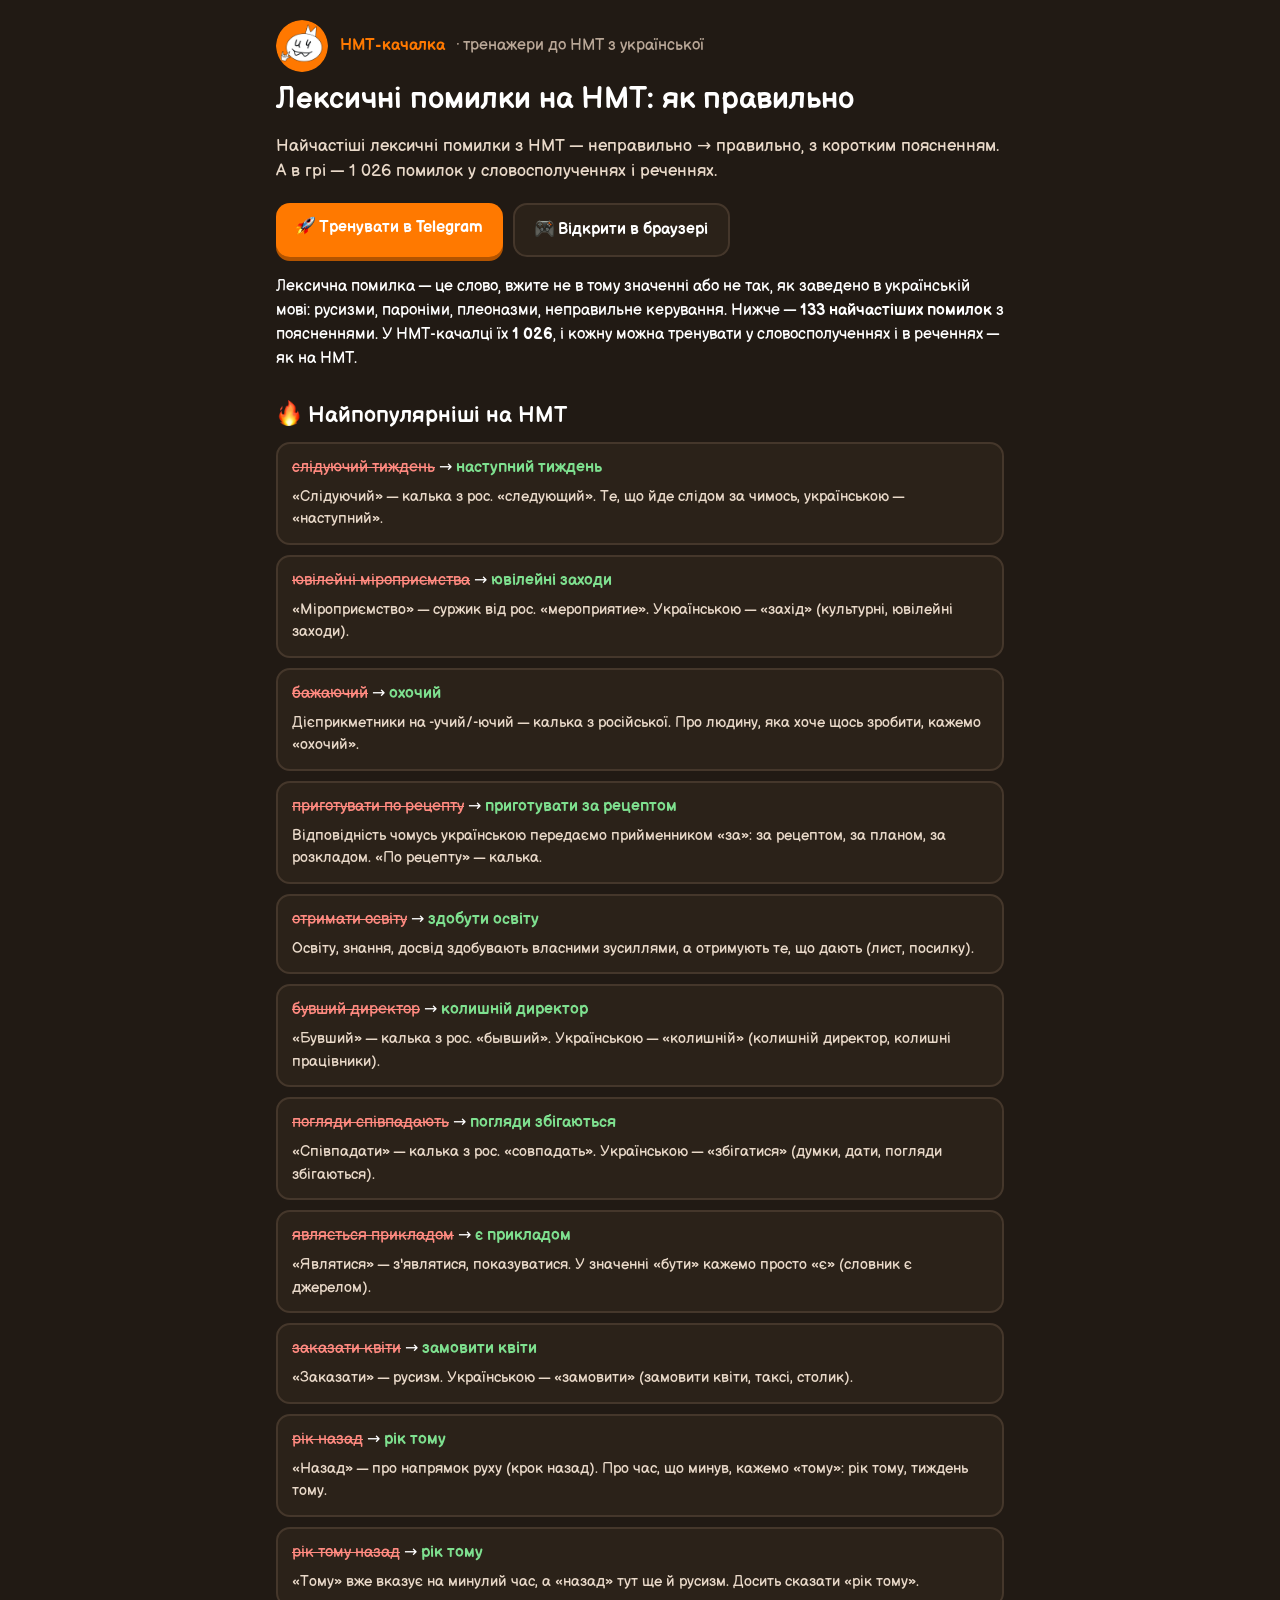
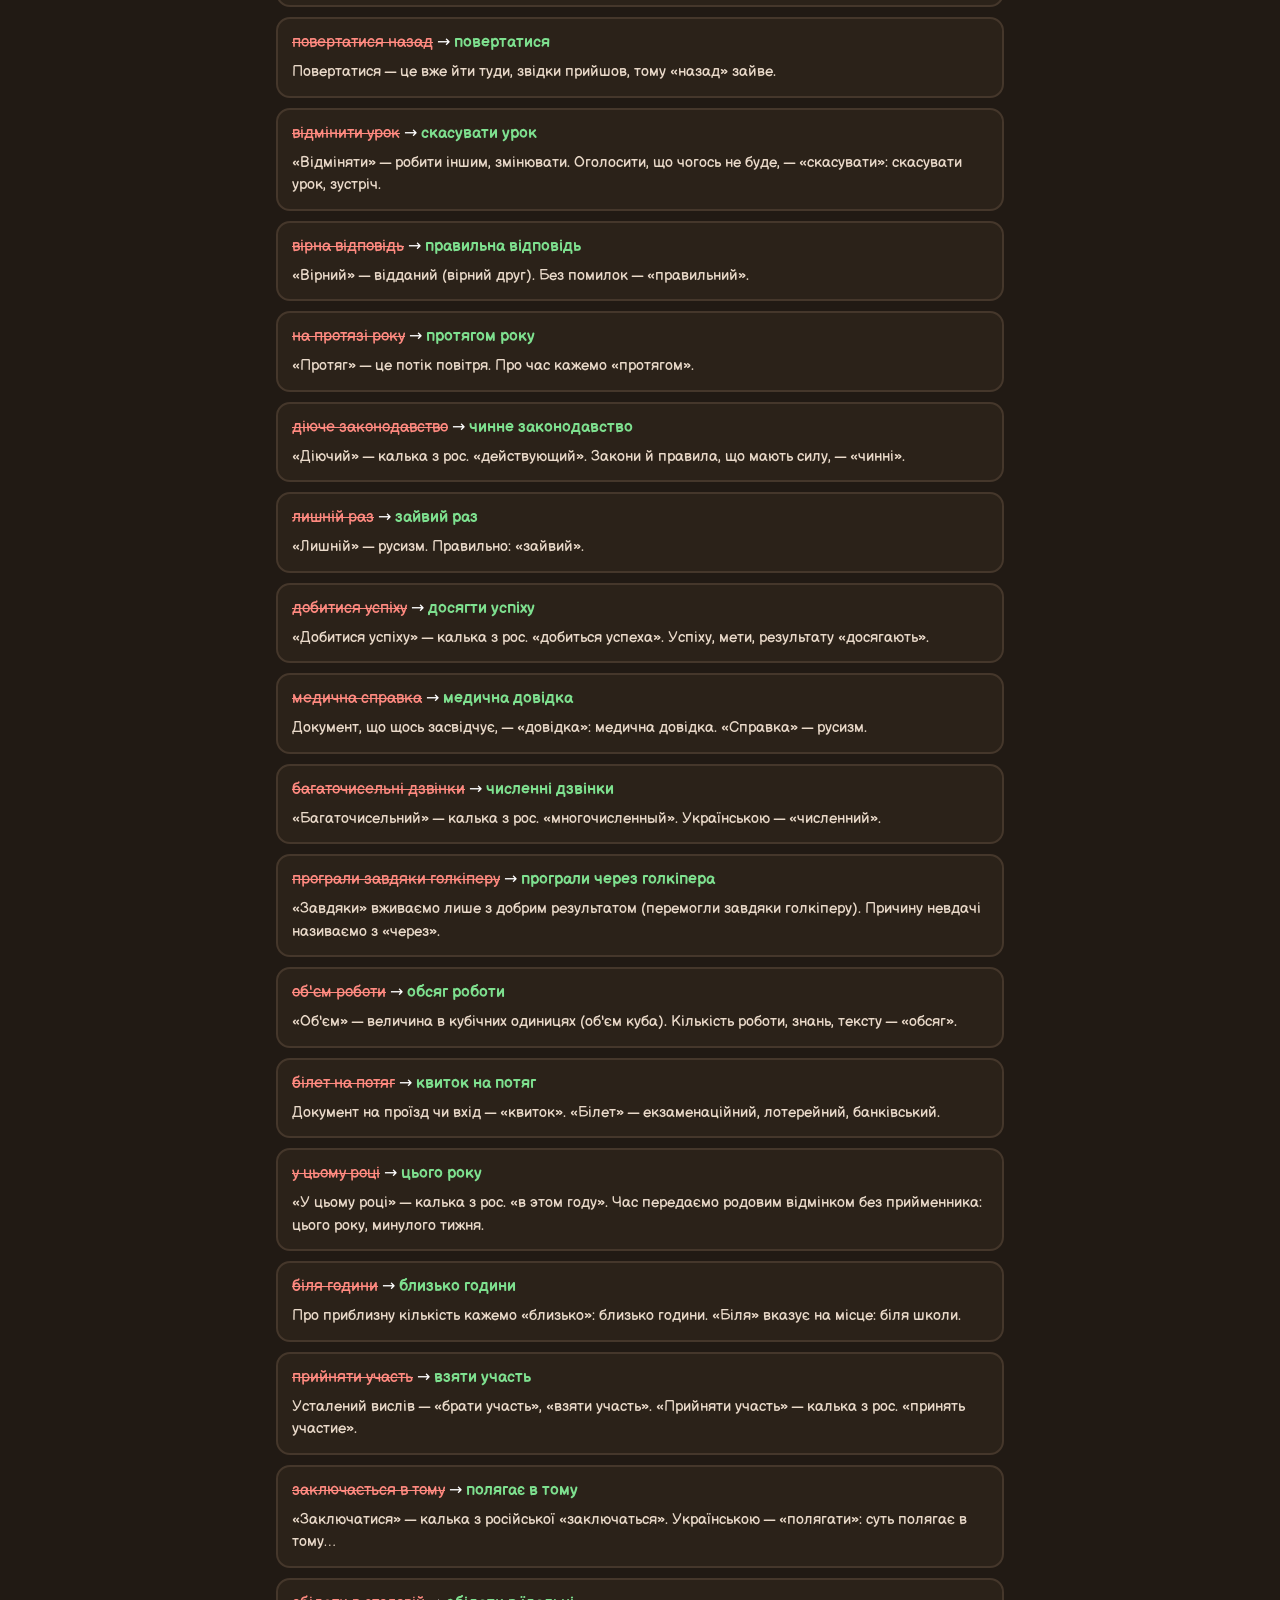
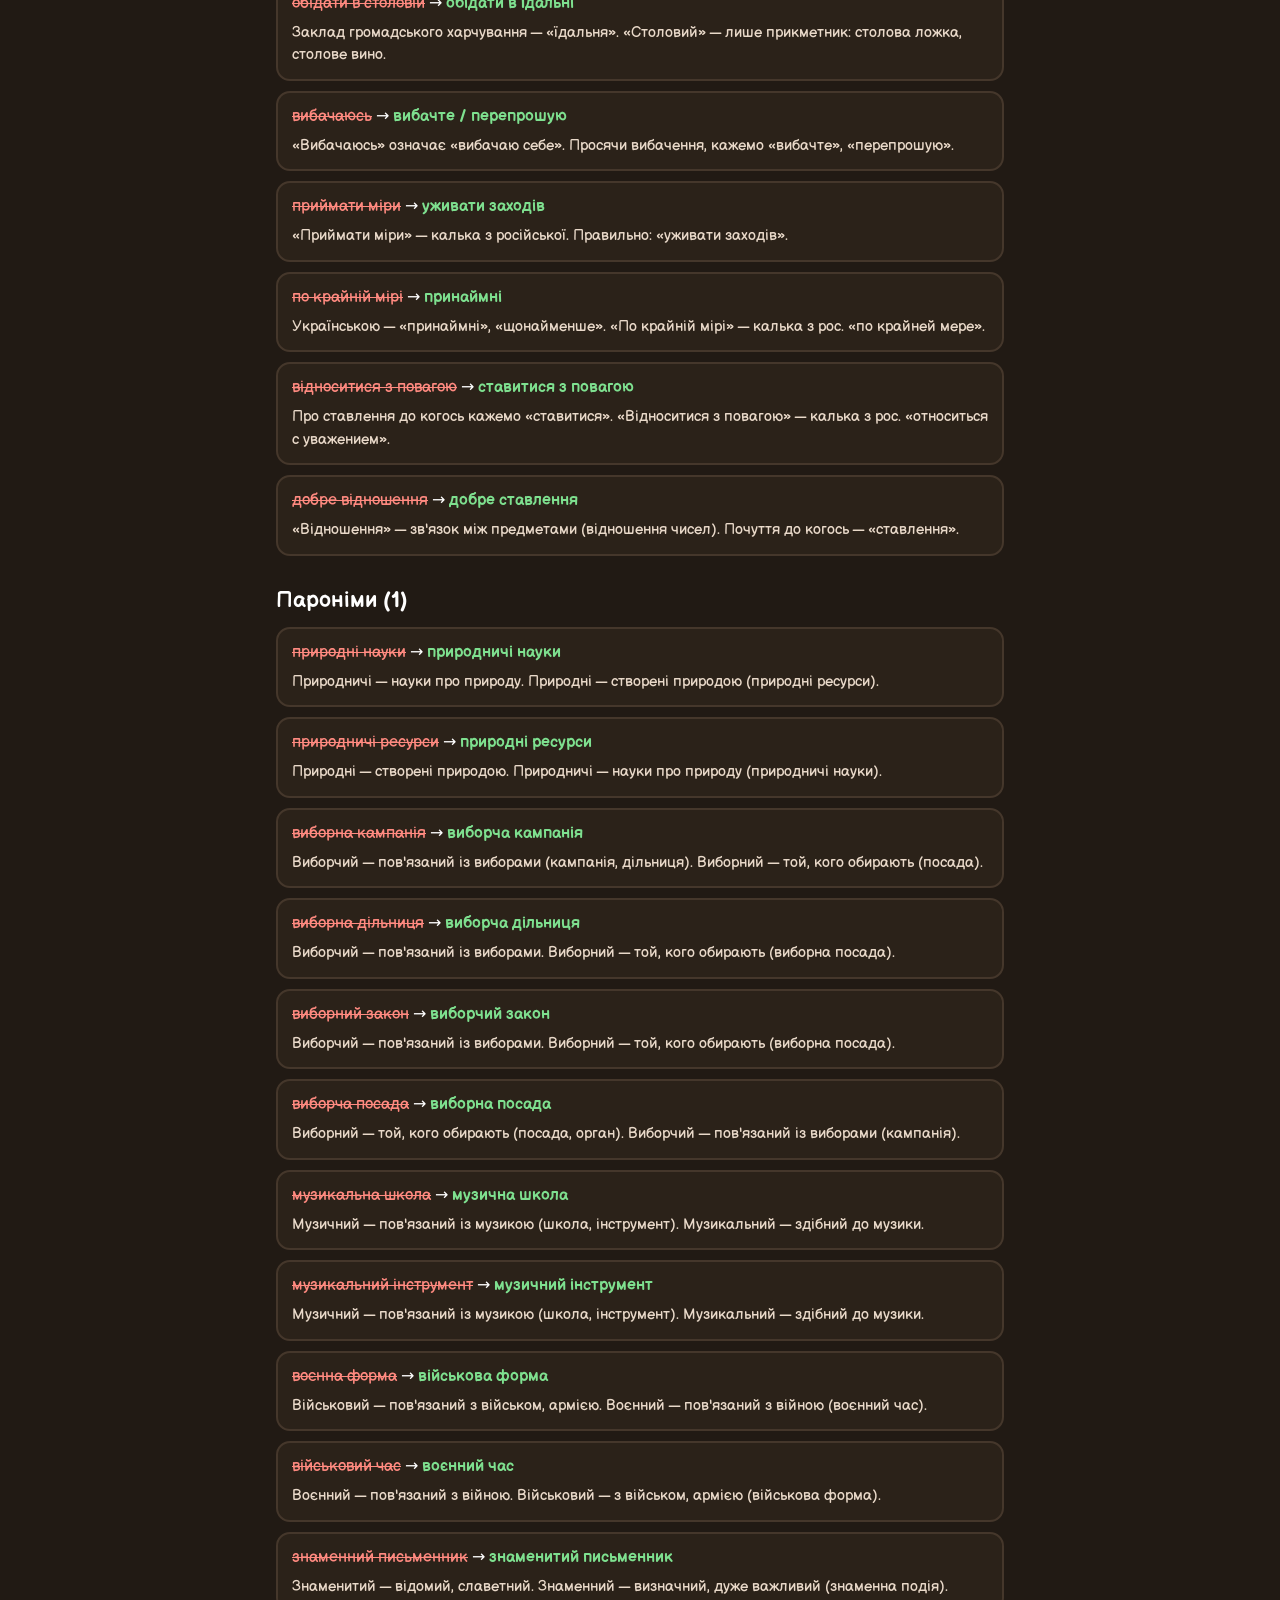
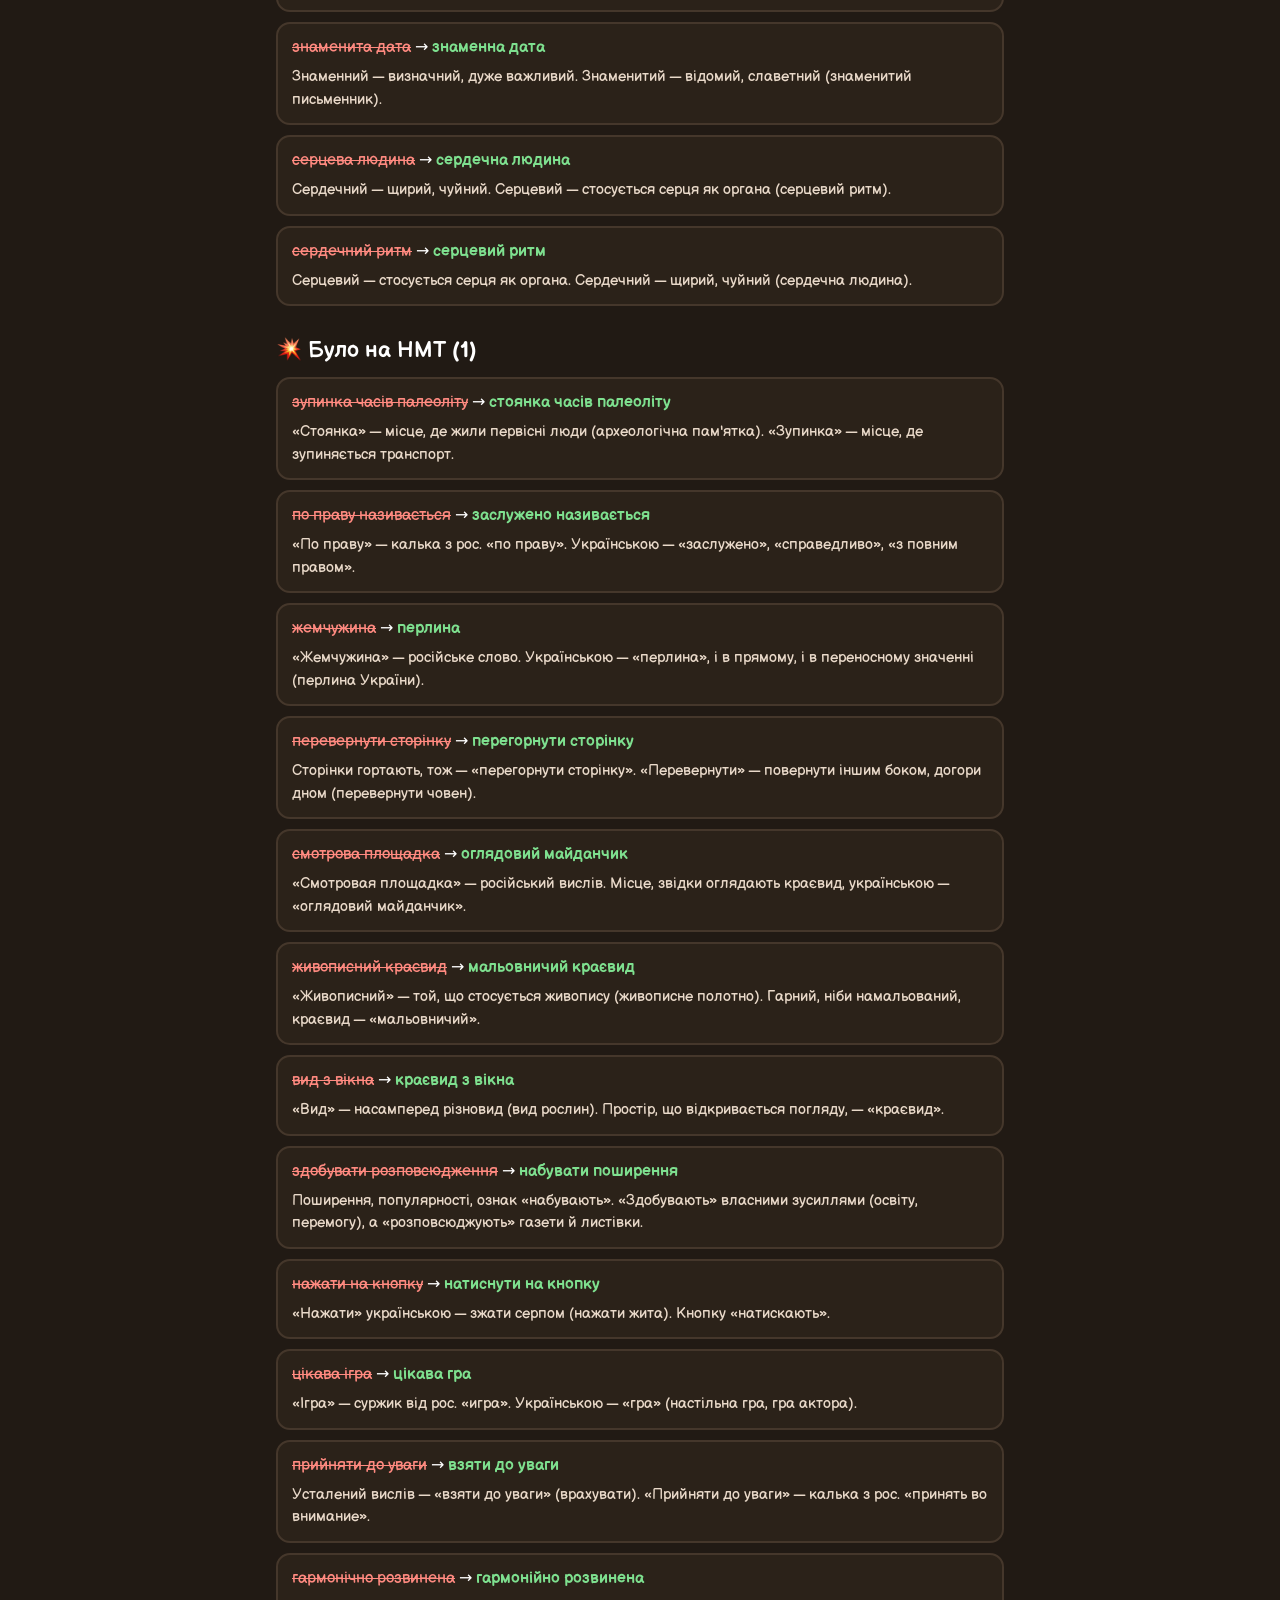
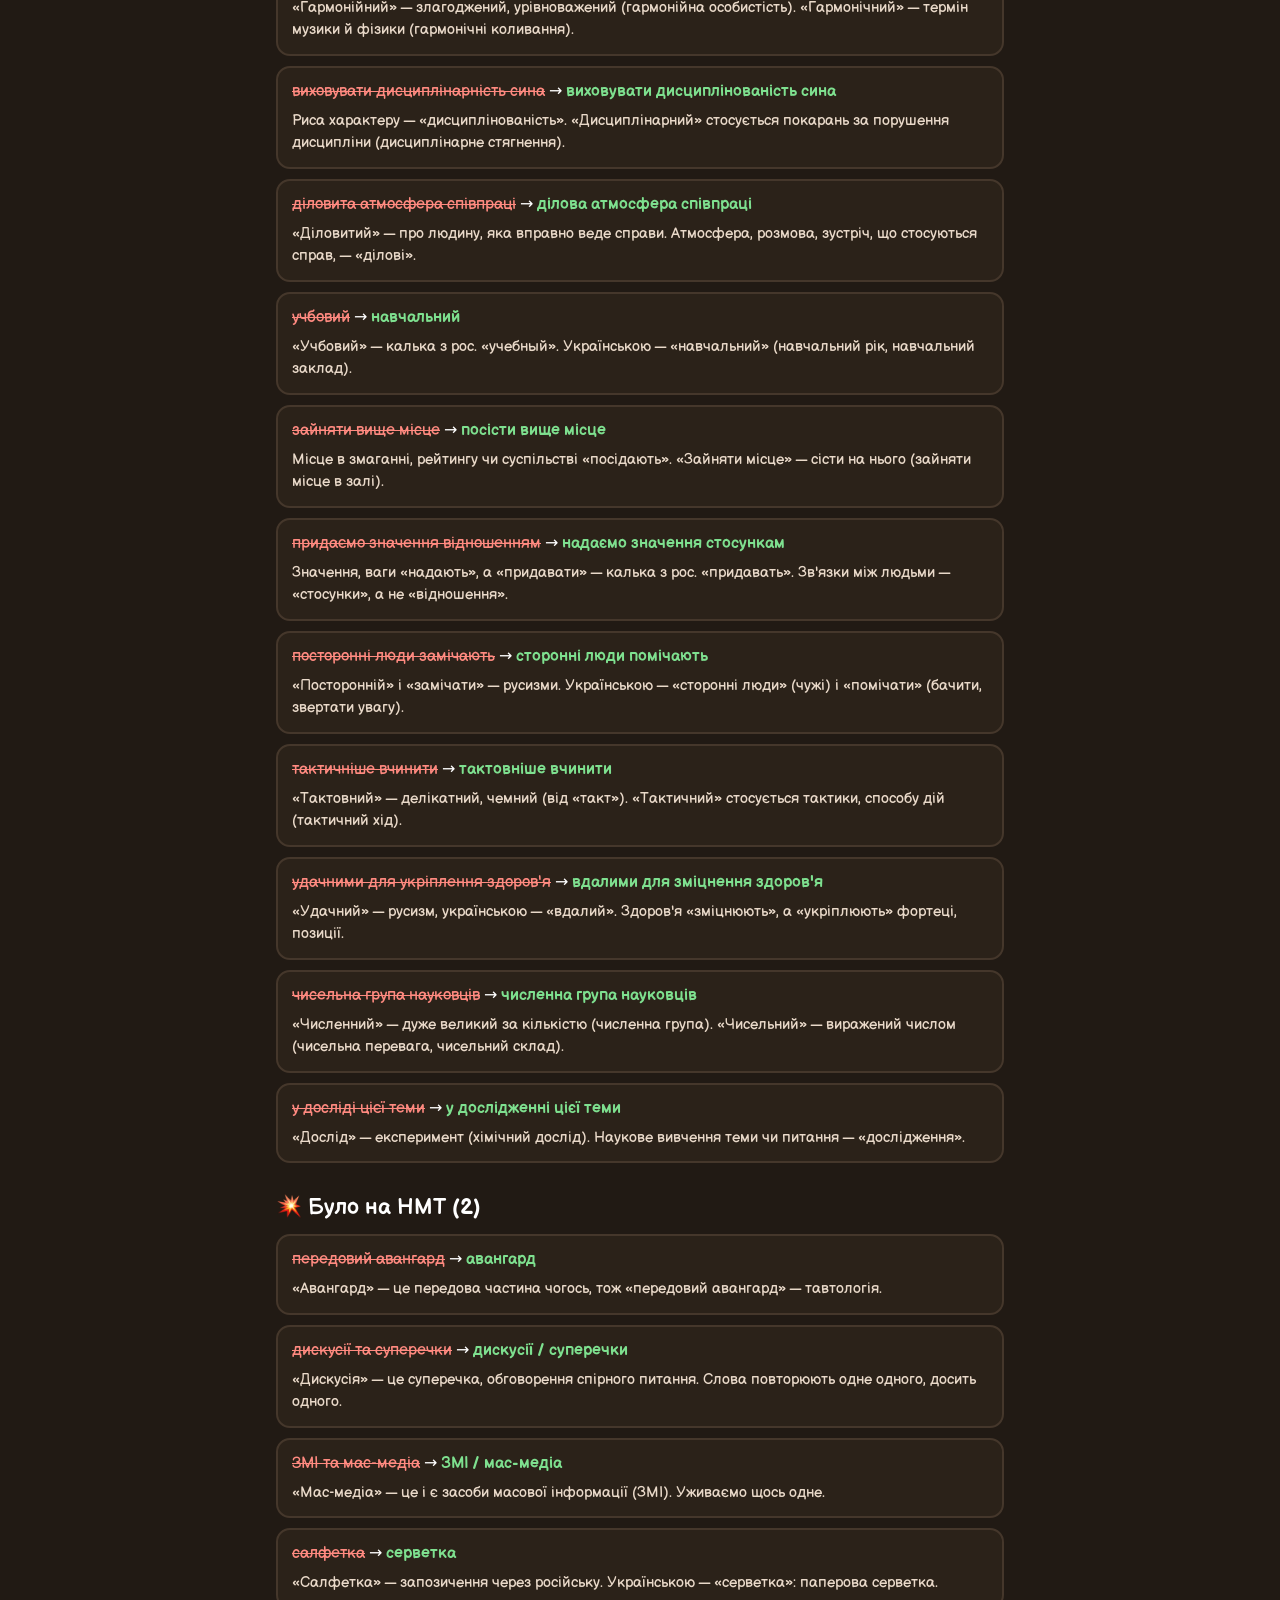
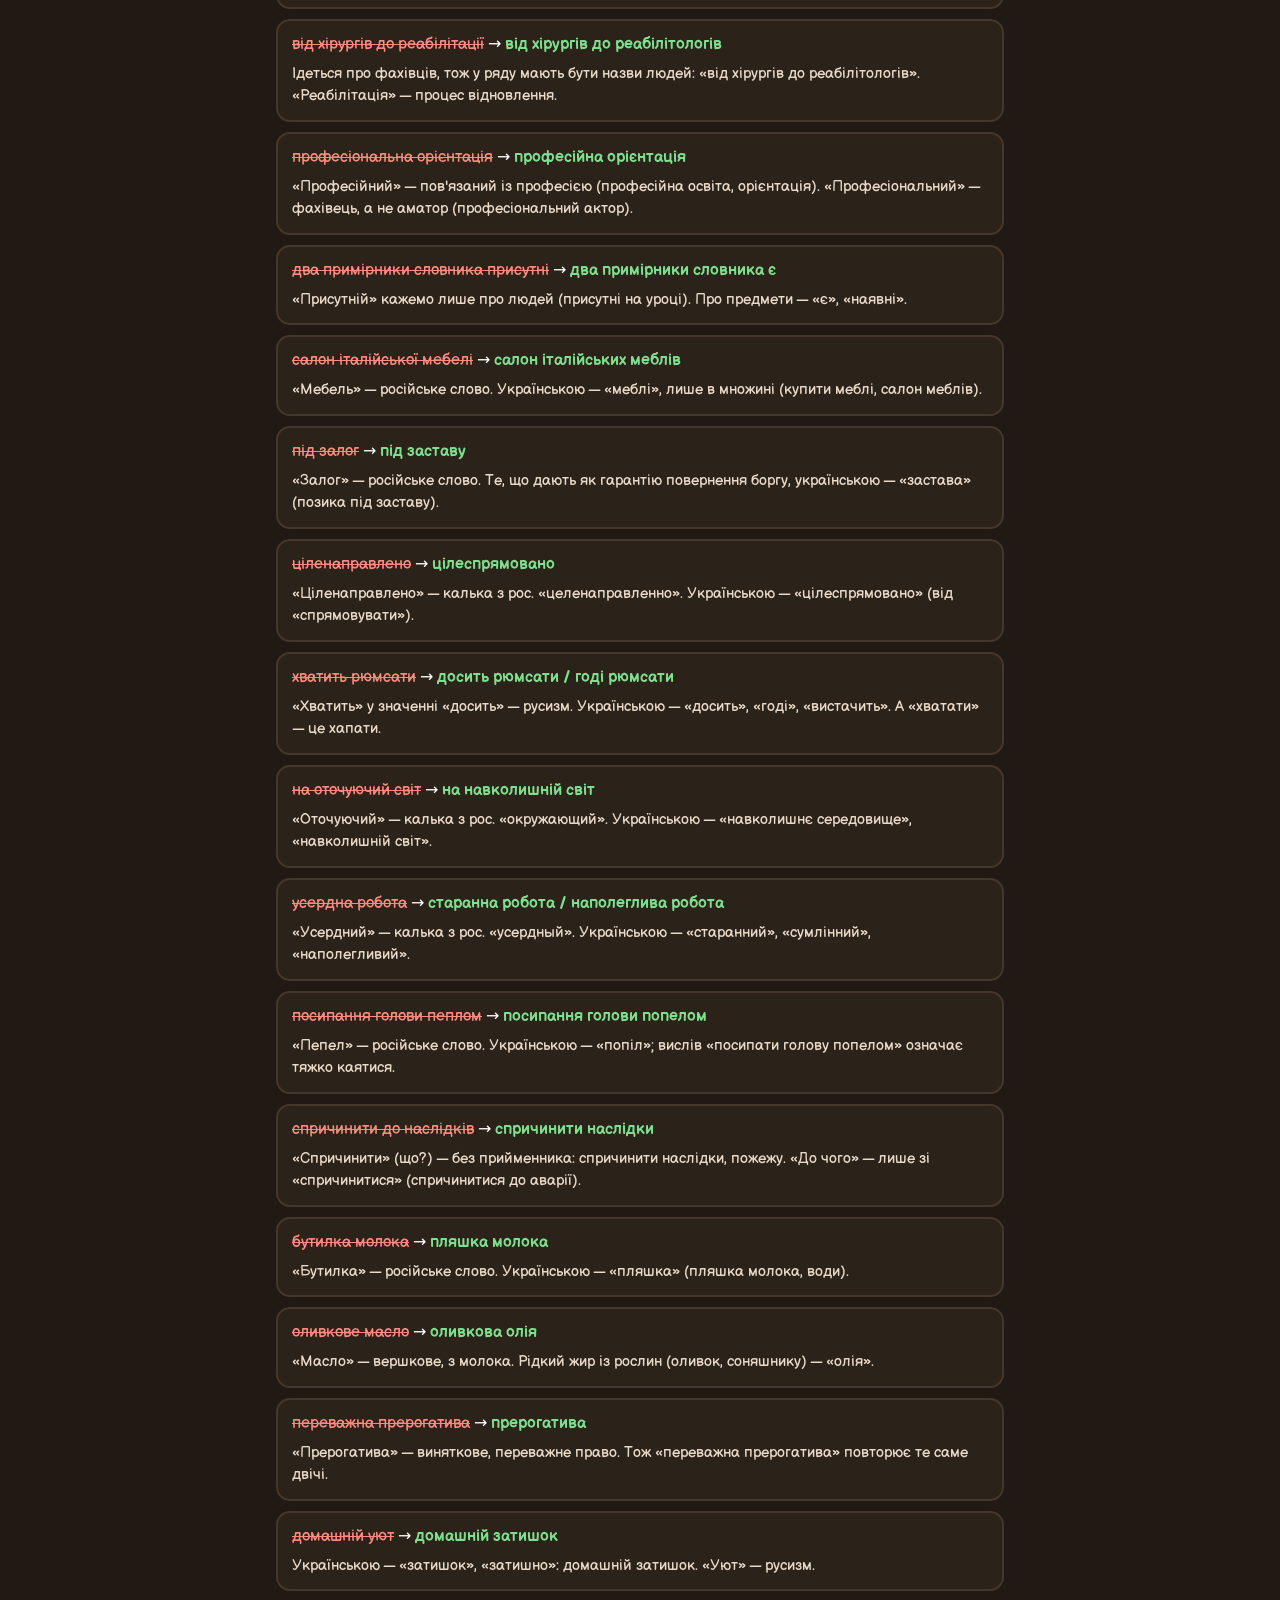
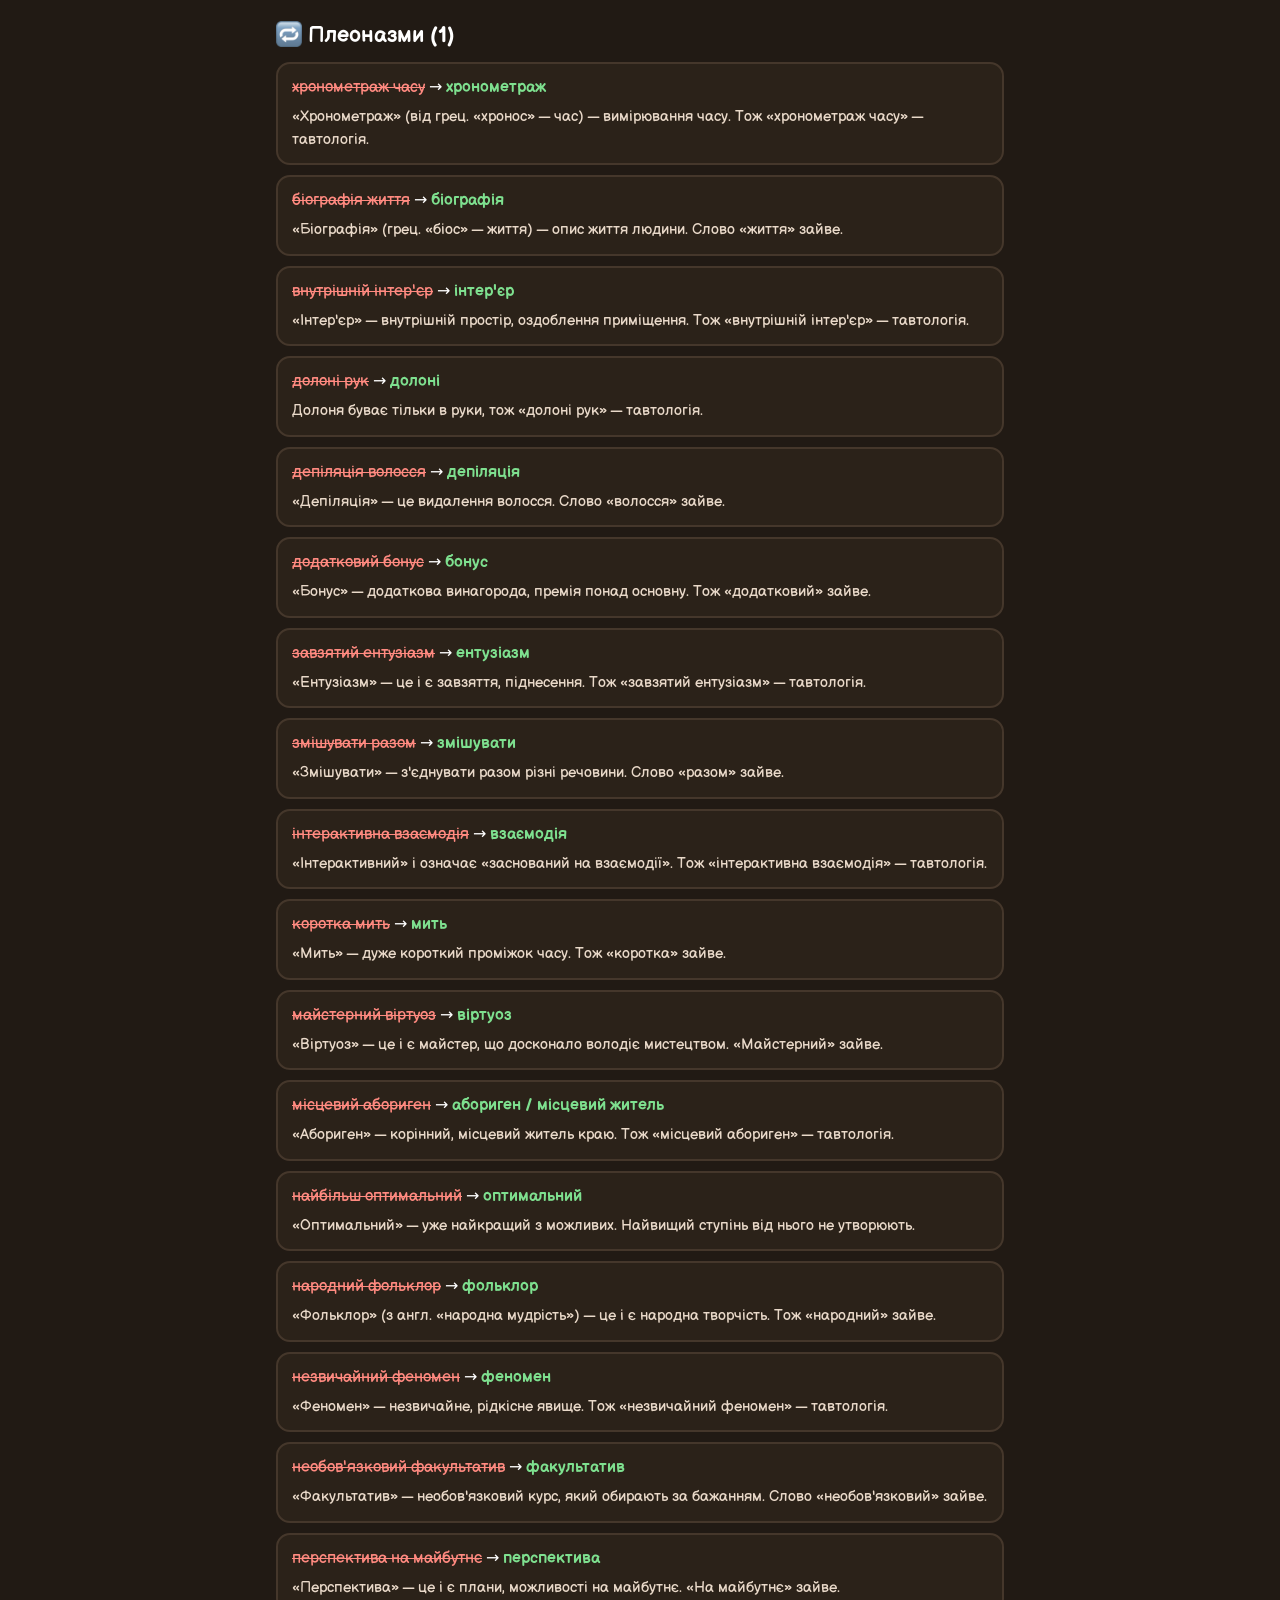
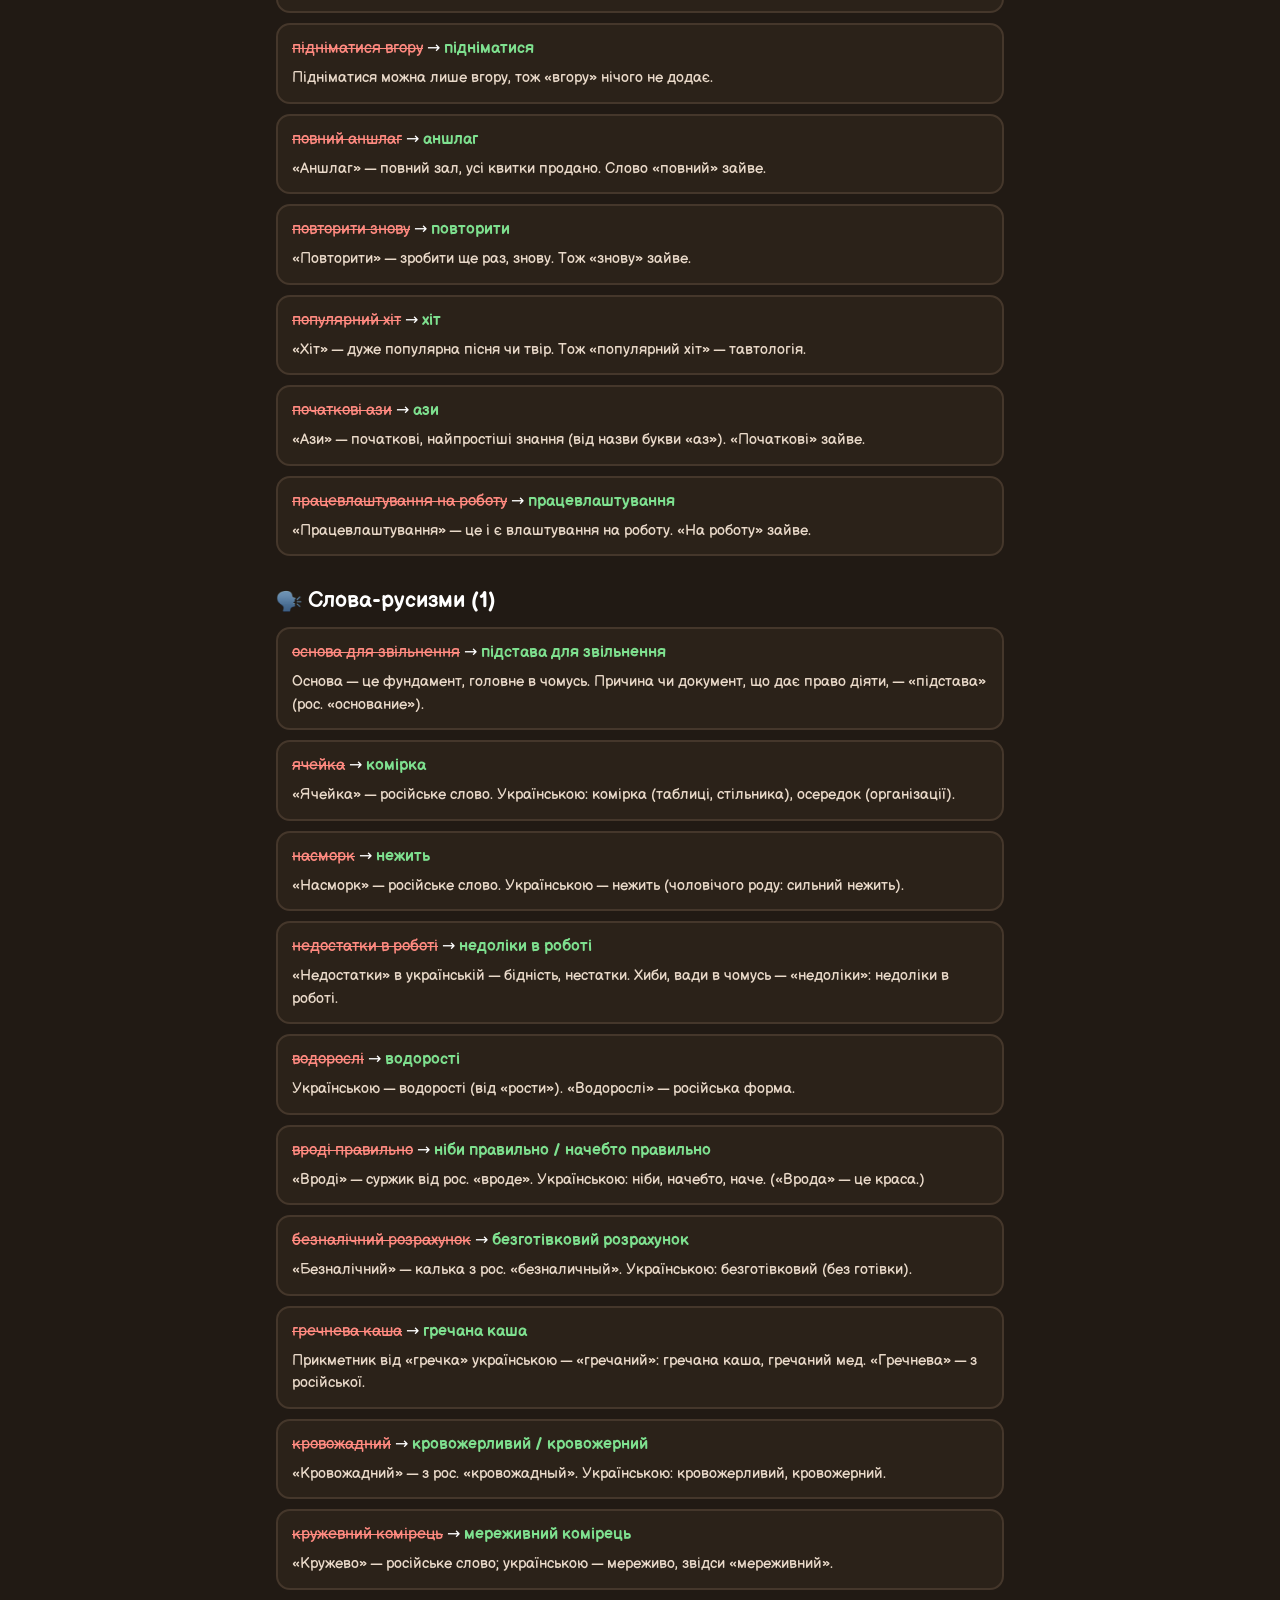
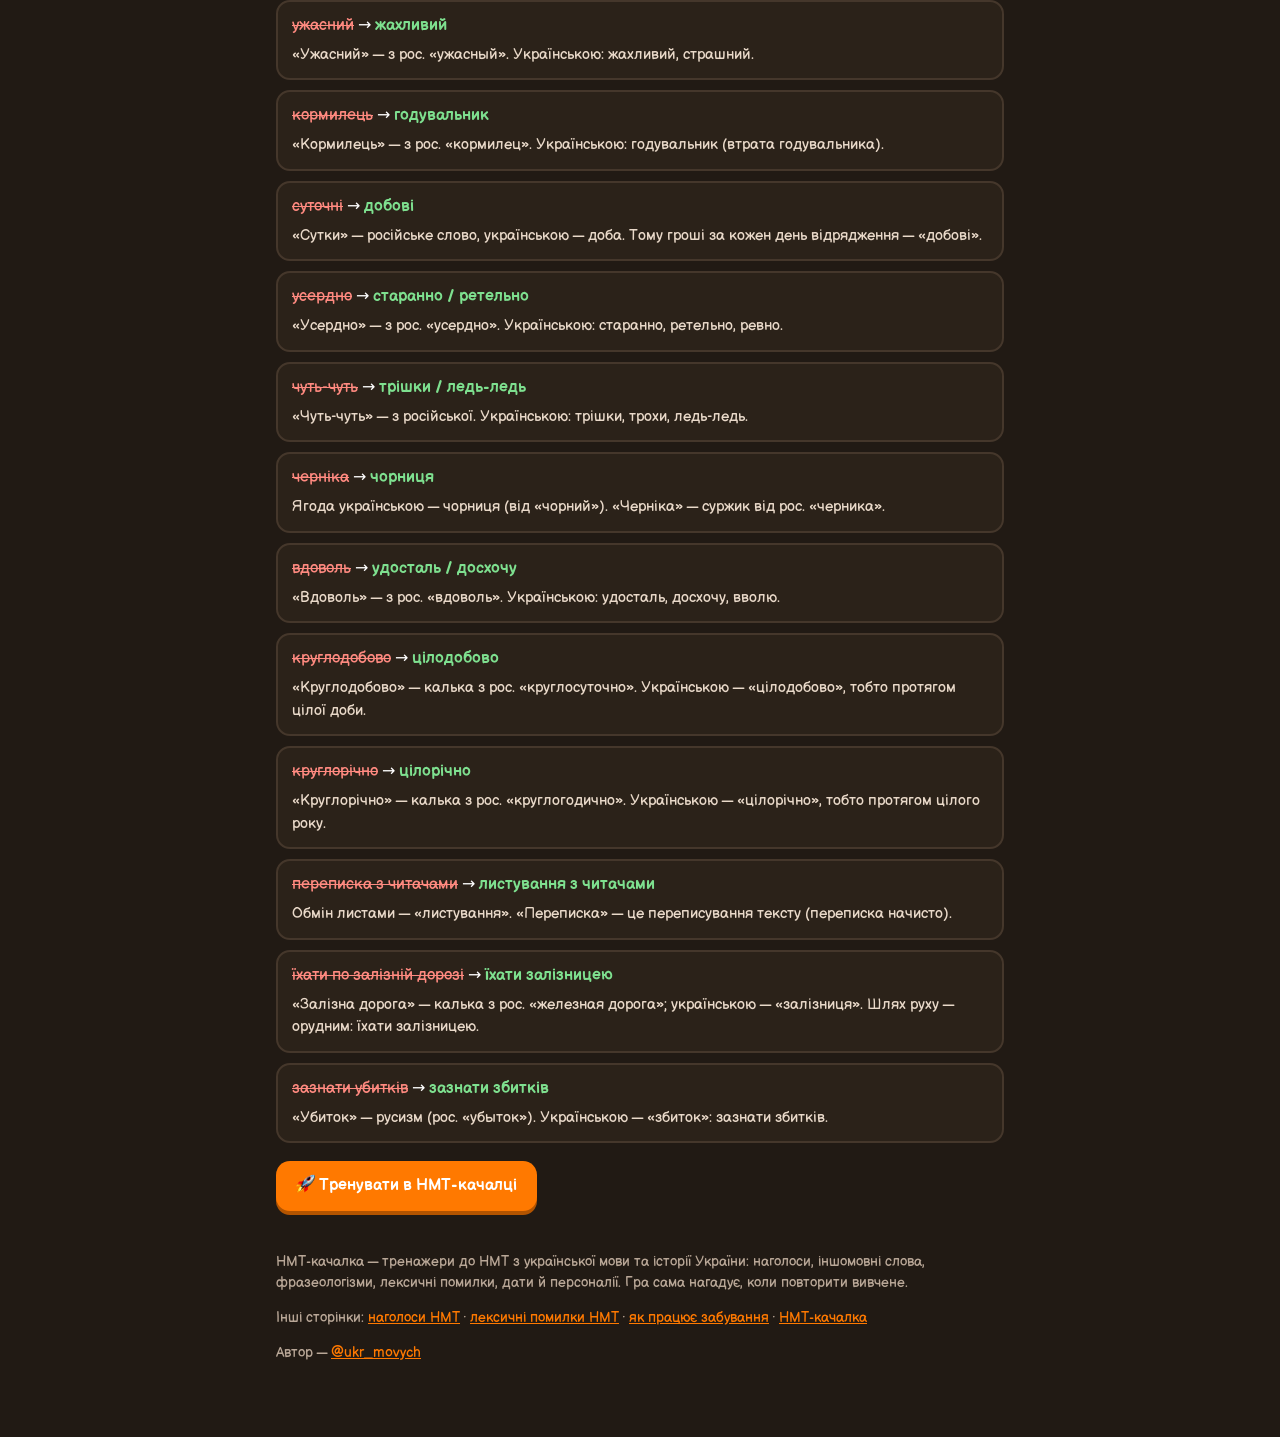
<file: leksychni-pomylky-nmt.html>
<!doctype html>
<html lang="uk">
<head>
<meta charset="utf-8">
<meta name="viewport" content="width=device-width, initial-scale=1">
<meta name="theme-color" content="#211a14">
<title>Лексичні помилки НМТ: 133 найчастіших з поясненнями — тренажер</title>
<meta name="description" content="Найчастіші лексичні помилки на НМТ з української: русизми, пароніми, плеоназми — як неправильно і як правильно, з поясненням. Тренажер на 1026 помилок.">
<link rel="canonical" href="https://ukrmovych.duckdns.org/gym/leksychni-pomylky-nmt.html">
<meta property="og:type" content="article">
<meta property="og:site_name" content="НМТ-качалка">
<meta property="og:title" content="Лексичні помилки НМТ: 133 найчастіших з поясненнями — тренажер">
<meta property="og:description" content="Найчастіші лексичні помилки на НМТ з української: русизми, пароніми, плеоназми — як неправильно і як правильно, з поясненням. Тренажер на 1026 помилок.">
<meta property="og:url" content="https://ukrmovych.duckdns.org/gym/leksychni-pomylky-nmt.html">
<meta property="og:image" content="https://ukrmovych.duckdns.org/gym/og.png">
<meta property="og:locale" content="uk_UA">
<meta name="twitter:card" content="summary_large_image">
<link rel="icon" type="image/png" href="logo.png">
<script type="application/ld+json">{"@context":"https://schema.org","@type":"LearningResource","name":"Лексичні помилки НМТ","inLanguage":"uk","educationalLevel":"НМТ","url":"https://ukrmovych.duckdns.org/gym/leksychni-pomylky-nmt.html","isAccessibleForFree":true,"learningResourceType":"Тренажер"}</script>
<style>
@font-face{font-family:'B';src:url(fonts/balsamiq-sans-cyrillic-400-normal.woff2) format('woff2');unicode-range:U+0301,U+0400-045F,U+0490-0491;font-display:swap}
@font-face{font-family:'B';font-weight:700;src:url(fonts/balsamiq-sans-cyrillic-700-normal.woff2) format('woff2');unicode-range:U+0301,U+0400-045F,U+0490-0491;font-display:swap}
@font-face{font-family:'B';src:url(fonts/balsamiq-sans-latin-400-normal.woff2) format('woff2');font-display:swap}
@font-face{font-family:'B';font-weight:700;src:url(fonts/balsamiq-sans-latin-700-normal.woff2) format('woff2');font-display:swap}
:root{--bg:#211a14;--surface:#2b2219;--line:#45372b;--orange:#FF7900;--muted:#b9a797}
*{box-sizing:border-box}body{margin:0;background:var(--bg);color:#fff;font-family:'B',system-ui,sans-serif;line-height:1.5}
main{max-width:760px;margin:0 auto;padding:20px 16px 60px}
.top{display:flex;align-items:center;gap:12px;margin-bottom:10px}.top img{width:52px;height:52px;border-radius:50%}.top a{color:var(--orange);text-decoration:none;font-weight:700}
h1{font-size:30px;line-height:1.15;margin:8px 0 10px}h2{font-size:22px;margin:28px 0 10px}
.lead{color:#e9d9c9;font-size:17px}.muted{color:var(--muted)}
.cta{display:flex;flex-wrap:wrap;gap:10px;margin:18px 0}
.btn{display:inline-block;padding:13px 20px;border-radius:14px;background:var(--orange);color:#fff;text-decoration:none;font-weight:700;box-shadow:0 4px 0 #b35400}
.btn.sec{background:var(--surface);border:2px solid var(--line);box-shadow:none}
.words{display:flex;flex-wrap:wrap;gap:8px;list-style:none;padding:0;margin:0}
.words li{background:var(--surface);border:2px solid var(--line);border-radius:12px;padding:6px 12px;font-size:18px}
.st{color:var(--orange);text-decoration:underline;text-underline-offset:3px}
.lx{list-style:none;padding:0;margin:0;display:flex;flex-direction:column;gap:10px}
.lx li{background:var(--surface);border:2px solid var(--line);border-radius:14px;padding:12px 14px}
.lx .w{color:#ff8a80;text-decoration:line-through}.lx .r{color:#7ee08f;font-weight:700}.lx p{margin:6px 0 0;color:#e9d9c9;font-size:15px}
.letters{display:flex;flex-wrap:wrap;gap:6px;margin:10px 0}.letters a{color:var(--orange);text-decoration:none;padding:4px 9px;border:1px solid var(--line);border-radius:8px}
footer{margin-top:40px;color:var(--muted);font-size:14px}footer a{color:var(--orange)}
</style>
</head>
<body>
<main>
<div class="top"><img src="logo.png" alt="Логотип ukr_movych" width="52" height="52"><a href="https://ukrmovych.duckdns.org/gym/">НМТ-качалка</a><span class="muted">· тренажери до НМТ з української</span></div>
<h1>Лексичні помилки на НМТ: як правильно</h1>
<p class="lead">Найчастіші лексичні помилки з НМТ — неправильно → правильно, з коротким поясненням. А в грі — 1 026 помилок у словосполученнях і реченнях.</p>
<div class="cta"><a class="btn" href="https://t.me/ukrmovych_bot/battle">🚀 Тренувати в Telegram</a><a class="btn sec" href="https://ukrmovych.duckdns.org/gym/">🎮 Відкрити в браузері</a></div>
<p>Лексична помилка — це слово, вжите не в тому значенні або не так, як заведено в українській мові: русизми, пароніми, плеоназми, неправильне керування. Нижче — <b>133 найчастіших помилок</b> з поясненнями. У НМТ-качалці їх <b>1 026</b>, і кожну можна тренувати у словосполученнях і в реченнях — як на НМТ.</p><h2>🔥 Найпопулярніші на НМТ</h2><ul class="lx"><li><span class="w">слідуючий тиждень</span> → <span class="r">наступний тиждень</span><p>«Слідуючий» — калька з рос. «следующий». Те, що йде слідом за чимось, українською — «наступний».</p></li><li><span class="w">ювілейні міроприємства</span> → <span class="r">ювілейні заходи</span><p>«Міроприємство» — суржик від рос. «мероприятие». Українською — «захід» (культурні, ювілейні заходи).</p></li><li><span class="w">бажаючий</span> → <span class="r">охочий</span><p>Дієприкметники на -учий/-ючий — калька з російської. Про людину, яка хоче щось зробити, кажемо «охочий».</p></li><li><span class="w">приготувати по рецепту</span> → <span class="r">приготувати за рецептом</span><p>Відповідність чомусь українською передаємо прийменником «за»: за рецептом, за планом, за розкладом. «По рецепту» — калька.</p></li><li><span class="w">отримати освіту</span> → <span class="r">здобути освіту</span><p>Освіту, знання, досвід здобувають власними зусиллями, а отримують те, що дають (лист, посилку).</p></li><li><span class="w">бувший директор</span> → <span class="r">колишній директор</span><p>«Бувший» — калька з рос. «бывший». Українською — «колишній» (колишній директор, колишні працівники).</p></li><li><span class="w">погляди співпадають</span> → <span class="r">погляди збігаються</span><p>«Співпадати» — калька з рос. «совпадать». Українською — «збігатися» (думки, дати, погляди збігаються).</p></li><li><span class="w">являється прикладом</span> → <span class="r">є прикладом</span><p>«Являтися» — з'являтися, показуватися. У значенні «бути» кажемо просто «є» (словник є джерелом).</p></li><li><span class="w">заказати квіти</span> → <span class="r">замовити квіти</span><p>«Заказати» — русизм. Українською — «замовити» (замовити квіти, таксі, столик).</p></li><li><span class="w">рік назад</span> → <span class="r">рік тому</span><p>«Назад» — про напрямок руху (крок назад). Про час, що минув, кажемо «тому»: рік тому, тиждень тому.</p></li><li><span class="w">рік тому назад</span> → <span class="r">рік тому</span><p>«Тому» вже вказує на минулий час, а «назад» тут ще й русизм. Досить сказати «рік тому».</p></li><li><span class="w">повертатися назад</span> → <span class="r">повертатися</span><p>Повертатися — це вже йти туди, звідки прийшов, тому «назад» зайве.</p></li><li><span class="w">відмінити урок</span> → <span class="r">скасувати урок</span><p>«Відміняти» — робити іншим, змінювати. Оголосити, що чогось не буде, — «скасувати»: скасувати урок, зустріч.</p></li><li><span class="w">вірна відповідь</span> → <span class="r">правильна відповідь</span><p>«Вірний» — відданий (вірний друг). Без помилок — «правильний».</p></li><li><span class="w">на протязі року</span> → <span class="r">протягом року</span><p>«Протяг» — це потік повітря. Про час кажемо «протягом».</p></li><li><span class="w">діюче законодавство</span> → <span class="r">чинне законодавство</span><p>«Діючий» — калька з рос. «действующий». Закони й правила, що мають силу, — «чинні».</p></li><li><span class="w">лишній раз</span> → <span class="r">зайвий раз</span><p>«Лишній» — русизм. Правильно: «зайвий».</p></li><li><span class="w">добитися успіху</span> → <span class="r">досягти успіху</span><p>«Добитися успіху» — калька з рос. «добиться успеха». Успіху, мети, результату «досягають».</p></li><li><span class="w">медична справка</span> → <span class="r">медична довідка</span><p>Документ, що щось засвідчує, — «довідка»: медична довідка. «Справка» — русизм.</p></li><li><span class="w">багаточисельні дзвінки</span> → <span class="r">численні дзвінки</span><p>«Багаточисельний» — калька з рос. «многочисленный». Українською — «численний».</p></li><li><span class="w">програли завдяки голкіперу</span> → <span class="r">програли через голкіпера</span><p>«Завдяки» вживаємо лише з добрим результатом (перемогли завдяки голкіперу). Причину невдачі називаємо з «через».</p></li><li><span class="w">об'єм роботи</span> → <span class="r">обсяг роботи</span><p>«Об'єм» — величина в кубічних одиницях (об'єм куба). Кількість роботи, знань, тексту — «обсяг».</p></li><li><span class="w">білет на потяг</span> → <span class="r">квиток на потяг</span><p>Документ на проїзд чи вхід — «квиток». «Білет» — екзаменаційний, лотерейний, банківський.</p></li><li><span class="w">у цьому році</span> → <span class="r">цього року</span><p>«У цьому році» — калька з рос. «в этом году». Час передаємо родовим відмінком без прийменника: цього року, минулого тижня.</p></li><li><span class="w">біля години</span> → <span class="r">близько години</span><p>Про приблизну кількість кажемо «близько»: близько години. «Біля» вказує на місце: біля школи.</p></li><li><span class="w">прийняти участь</span> → <span class="r">взяти участь</span><p>Усталений вислів — «брати участь», «взяти участь». «Прийняти участь» — калька з рос. «принять участие».</p></li><li><span class="w">заключається в тому</span> → <span class="r">полягає в тому</span><p>«Заключатися» — калька з російської «заключаться». Українською — «полягати»: суть полягає в тому…</p></li><li><span class="w">обідати в столовій</span> → <span class="r">обідати в їдальні</span><p>Заклад громадського харчування — «їдальня». «Столовий» — лише прикметник: столова ложка, столове вино.</p></li><li><span class="w">вибачаюсь</span> → <span class="r">вибачте / перепрошую</span><p>«Вибачаюсь» означає «вибачаю себе». Просячи вибачення, кажемо «вибачте», «перепрошую».</p></li><li><span class="w">приймати міри</span> → <span class="r">уживати заходів</span><p>«Приймати міри» — калька з російської. Правильно: «уживати заходів».</p></li><li><span class="w">по крайній мірі</span> → <span class="r">принаймні</span><p>Українською — «принаймні», «щонайменше». «По крайній мірі» — калька з рос. «по крайней мере».</p></li><li><span class="w">відноситися з повагою</span> → <span class="r">ставитися з повагою</span><p>Про ставлення до когось кажемо «ставитися». «Відноситися з повагою» — калька з рос. «относиться с уважением».</p></li><li><span class="w">добре відношення</span> → <span class="r">добре ставлення</span><p>«Відношення» — зв'язок між предметами (відношення чисел). Почуття до когось — «ставлення».</p></li></ul><h2>Пароніми (1)</h2><ul class="lx"><li><span class="w">природні науки</span> → <span class="r">природничі науки</span><p>Природничі — науки про природу. Природні — створені природою (природні ресурси).</p></li><li><span class="w">природничі ресурси</span> → <span class="r">природні ресурси</span><p>Природні — створені природою. Природничі — науки про природу (природничі науки).</p></li><li><span class="w">виборна кампанія</span> → <span class="r">виборча кампанія</span><p>Виборчий — пов'язаний із виборами (кампанія, дільниця). Виборний — той, кого обирають (посада).</p></li><li><span class="w">виборна дільниця</span> → <span class="r">виборча дільниця</span><p>Виборчий — пов'язаний із виборами. Виборний — той, кого обирають (виборна посада).</p></li><li><span class="w">виборний закон</span> → <span class="r">виборчий закон</span><p>Виборчий — пов'язаний із виборами. Виборний — той, кого обирають (виборна посада).</p></li><li><span class="w">виборча посада</span> → <span class="r">виборна посада</span><p>Виборний — той, кого обирають (посада, орган). Виборчий — пов'язаний із виборами (кампанія).</p></li><li><span class="w">музикальна школа</span> → <span class="r">музична школа</span><p>Музичний — пов'язаний із музикою (школа, інструмент). Музикальний — здібний до музики.</p></li><li><span class="w">музикальний інструмент</span> → <span class="r">музичний інструмент</span><p>Музичний — пов'язаний із музикою (школа, інструмент). Музикальний — здібний до музики.</p></li><li><span class="w">воєнна форма</span> → <span class="r">військова форма</span><p>Військовий — пов'язаний з військом, армією. Воєнний — пов'язаний з війною (воєнний час).</p></li><li><span class="w">військовий час</span> → <span class="r">воєнний час</span><p>Воєнний — пов'язаний з війною. Військовий — з військом, армією (військова форма).</p></li><li><span class="w">знаменний письменник</span> → <span class="r">знаменитий письменник</span><p>Знаменитий — відомий, славетний. Знаменний — визначний, дуже важливий (знаменна подія).</p></li><li><span class="w">знаменита дата</span> → <span class="r">знаменна дата</span><p>Знаменний — визначний, дуже важливий. Знаменитий — відомий, славетний (знаменитий письменник).</p></li><li><span class="w">серцева людина</span> → <span class="r">сердечна людина</span><p>Сердечний — щирий, чуйний. Серцевий — стосується серця як органа (серцевий ритм).</p></li><li><span class="w">сердечний ритм</span> → <span class="r">серцевий ритм</span><p>Серцевий — стосується серця як органа. Сердечний — щирий, чуйний (сердечна людина).</p></li></ul><h2>💥 Було на НМТ (1)</h2><ul class="lx"><li><span class="w">зупинка часів палеоліту</span> → <span class="r">стоянка часів палеоліту</span><p>«Стоянка» — місце, де жили первісні люди (археологічна пам'ятка). «Зупинка» — місце, де зупиняється транспорт.</p></li><li><span class="w">по праву називається</span> → <span class="r">заслужено називається</span><p>«По праву» — калька з рос. «по праву». Українською — «заслужено», «справедливо», «з повним правом».</p></li><li><span class="w">жемчужина</span> → <span class="r">перлина</span><p>«Жемчужина» — російське слово. Українською — «перлина», і в прямому, і в переносному значенні (перлина України).</p></li><li><span class="w">перевернути сторінку</span> → <span class="r">перегорнути сторінку</span><p>Сторінки гортають, тож — «перегорнути сторінку». «Перевернути» — повернути іншим боком, догори дном (перевернути човен).</p></li><li><span class="w">смотрова площадка</span> → <span class="r">оглядовий майданчик</span><p>«Смотровая площадка» — російський вислів. Місце, звідки оглядають краєвид, українською — «оглядовий майданчик».</p></li><li><span class="w">живописний краєвид</span> → <span class="r">мальовничий краєвид</span><p>«Живописний» — той, що стосується живопису (живописне полотно). Гарний, ніби намальований, краєвид — «мальовничий».</p></li><li><span class="w">вид з вікна</span> → <span class="r">краєвид з вікна</span><p>«Вид» — насамперед різновид (вид рослин). Простір, що відкривається погляду, — «краєвид».</p></li><li><span class="w">здобувати розповсюдження</span> → <span class="r">набувати поширення</span><p>Поширення, популярності, ознак «набувають». «Здобувають» власними зусиллями (освіту, перемогу), а «розповсюджують» газети й листівки.</p></li><li><span class="w">нажати на кнопку</span> → <span class="r">натиснути на кнопку</span><p>«Нажати» українською — зжати серпом (нажати жита). Кнопку «натискають».</p></li><li><span class="w">цікава ігра</span> → <span class="r">цікава гра</span><p>«Ігра» — суржик від рос. «игра». Українською — «гра» (настільна гра, гра актора).</p></li><li><span class="w">прийняти до уваги</span> → <span class="r">взяти до уваги</span><p>Усталений вислів — «взяти до уваги» (врахувати). «Прийняти до уваги» — калька з рос. «принять во внимание».</p></li><li><span class="w">гармонічно розвинена</span> → <span class="r">гармонійно розвинена</span><p>«Гармонійний» — злагоджений, урівноважений (гармонійна особистість). «Гармонічний» — термін музики й фізики (гармонічні коливання).</p></li><li><span class="w">виховувати дисциплінарність сина</span> → <span class="r">виховувати дисциплінованість сина</span><p>Риса характеру — «дисциплінованість». «Дисциплінарний» стосується покарань за порушення дисципліни (дисциплінарне стягнення).</p></li><li><span class="w">діловита атмосфера співпраці</span> → <span class="r">ділова атмосфера співпраці</span><p>«Діловитий» — про людину, яка вправно веде справи. Атмосфера, розмова, зустріч, що стосуються справ, — «ділові».</p></li><li><span class="w">учбовий</span> → <span class="r">навчальний</span><p>«Учбовий» — калька з рос. «учебный». Українською — «навчальний» (навчальний рік, навчальний заклад).</p></li><li><span class="w">зайняти вище місце</span> → <span class="r">посісти вище місце</span><p>Місце в змаганні, рейтингу чи суспільстві «посідають». «Зайняти місце» — сісти на нього (зайняти місце в залі).</p></li><li><span class="w">придаємо значення відношенням</span> → <span class="r">надаємо значення стосункам</span><p>Значення, ваги «надають», а «придавати» — калька з рос. «придавать». Зв'язки між людьми — «стосунки», а не «відношення».</p></li><li><span class="w">посторонні люди замічають</span> → <span class="r">сторонні люди помічають</span><p>«Посторонній» і «замічати» — русизми. Українською — «сторонні люди» (чужі) і «помічати» (бачити, звертати увагу).</p></li><li><span class="w">тактичніше вчинити</span> → <span class="r">тактовніше вчинити</span><p>«Тактовний» — делікатний, чемний (від «такт»). «Тактичний» стосується тактики, способу дій (тактичний хід).</p></li><li><span class="w">удачними для укріплення здоров'я</span> → <span class="r">вдалими для зміцнення здоров'я</span><p>«Удачний» — русизм, українською — «вдалий». Здоров'я «зміцнюють», а «укріплюють» фортеці, позиції.</p></li><li><span class="w">чисельна група науковців</span> → <span class="r">численна група науковців</span><p>«Численний» — дуже великий за кількістю (численна група). «Чисельний» — виражений числом (чисельна перевага, чисельний склад).</p></li><li><span class="w">у досліді цієї теми</span> → <span class="r">у дослідженні цієї теми</span><p>«Дослід» — експеримент (хімічний дослід). Наукове вивчення теми чи питання — «дослідження».</p></li></ul><h2>💥 Було на НМТ (2)</h2><ul class="lx"><li><span class="w">передовий авангард</span> → <span class="r">авангард</span><p>«Авангард» — це передова частина чогось, тож «передовий авангард» — тавтологія.</p></li><li><span class="w">дискусії та суперечки</span> → <span class="r">дискусії / суперечки</span><p>«Дискусія» — це суперечка, обговорення спірного питання. Слова повторюють одне одного, досить одного.</p></li><li><span class="w">ЗМІ та мас-медіа</span> → <span class="r">ЗМІ / мас-медіа</span><p>«Мас-медіа» — це і є засоби масової інформації (ЗМІ). Уживаємо щось одне.</p></li><li><span class="w">салфетка</span> → <span class="r">серветка</span><p>«Салфетка» — запозичення через російську. Українською — «серветка»: паперова серветка.</p></li><li><span class="w">від хірургів до реабілітації</span> → <span class="r">від хірургів до реабілітологів</span><p>Ідеться про фахівців, тож у ряду мають бути назви людей: «від хірургів до реабілітологів». «Реабілітація» — процес відновлення.</p></li><li><span class="w">професіональна орієнтація</span> → <span class="r">професійна орієнтація</span><p>«Професійний» — пов'язаний із професією (професійна освіта, орієнтація). «Професіональний» — фахівець, а не аматор (професіональний актор).</p></li><li><span class="w">два примірники словника присутні</span> → <span class="r">два примірники словника є</span><p>«Присутній» кажемо лише про людей (присутні на уроці). Про предмети — «є», «наявні».</p></li><li><span class="w">салон італійської мебелі</span> → <span class="r">салон італійських меблів</span><p>«Мебель» — російське слово. Українською — «меблі», лише в множині (купити меблі, салон меблів).</p></li><li><span class="w">під залог</span> → <span class="r">під заставу</span><p>«Залог» — російське слово. Те, що дають як гарантію повернення боргу, українською — «застава» (позика під заставу).</p></li><li><span class="w">ціленаправлено</span> → <span class="r">цілеспрямовано</span><p>«Ціленаправлено» — калька з рос. «целенаправленно». Українською — «цілеспрямовано» (від «спрямовувати»).</p></li><li><span class="w">хватить рюмсати</span> → <span class="r">досить рюмсати / годі рюмсати</span><p>«Хватить» у значенні «досить» — русизм. Українською — «досить», «годі», «вистачить». А «хватати» — це хапати.</p></li><li><span class="w">на оточуючий світ</span> → <span class="r">на навколишній світ</span><p>«Оточуючий» — калька з рос. «окружающий». Українською — «навколишнє середовище», «навколишній світ».</p></li><li><span class="w">усердна робота</span> → <span class="r">старанна робота / наполеглива робота</span><p>«Усердний» — калька з рос. «усердный». Українською — «старанний», «сумлінний», «наполегливий».</p></li><li><span class="w">посипання голови пеплом</span> → <span class="r">посипання голови попелом</span><p>«Пепел» — російське слово. Українською — «попіл»; вислів «посипати голову попелом» означає тяжко каятися.</p></li><li><span class="w">спричинити до наслідків</span> → <span class="r">спричинити наслідки</span><p>«Спричинити» (що?) — без прийменника: спричинити наслідки, пожежу. «До чого» — лише зі «спричинитися» (спричинитися до аварії).</p></li><li><span class="w">бутилка молока</span> → <span class="r">пляшка молока</span><p>«Бутилка» — російське слово. Українською — «пляшка» (пляшка молока, води).</p></li><li><span class="w">оливкове масло</span> → <span class="r">оливкова олія</span><p>«Масло» — вершкове, з молока. Рідкий жир із рослин (оливок, соняшнику) — «олія».</p></li><li><span class="w">переважна прерогатива</span> → <span class="r">прерогатива</span><p>«Прерогатива» — виняткове, переважне право. Тож «переважна прерогатива» повторює те саме двічі.</p></li><li><span class="w">домашній уют</span> → <span class="r">домашній затишок</span><p>Українською — «затишок», «затишно»: домашній затишок. «Уют» — русизм.</p></li></ul><h2>🔁 Плеоназми (1)</h2><ul class="lx"><li><span class="w">хронометраж часу</span> → <span class="r">хронометраж</span><p>«Хронометраж» (від грец. «хронос» — час) — вимірювання часу. Тож «хронометраж часу» — тавтологія.</p></li><li><span class="w">біографія життя</span> → <span class="r">біографія</span><p>«Біографія» (грец. «біос» — життя) — опис життя людини. Слово «життя» зайве.</p></li><li><span class="w">внутрішній інтер'єр</span> → <span class="r">інтер'єр</span><p>«Інтер'єр» — внутрішній простір, оздоблення приміщення. Тож «внутрішній інтер'єр» — тавтологія.</p></li><li><span class="w">долоні рук</span> → <span class="r">долоні</span><p>Долоня буває тільки в руки, тож «долоні рук» — тавтологія.</p></li><li><span class="w">депіляція волосся</span> → <span class="r">депіляція</span><p>«Депіляція» — це видалення волосся. Слово «волосся» зайве.</p></li><li><span class="w">додатковий бонус</span> → <span class="r">бонус</span><p>«Бонус» — додаткова винагорода, премія понад основну. Тож «додатковий» зайве.</p></li><li><span class="w">завзятий ентузіазм</span> → <span class="r">ентузіазм</span><p>«Ентузіазм» — це і є завзяття, піднесення. Тож «завзятий ентузіазм» — тавтологія.</p></li><li><span class="w">змішувати разом</span> → <span class="r">змішувати</span><p>«Змішувати» — з'єднувати разом різні речовини. Слово «разом» зайве.</p></li><li><span class="w">інтерактивна взаємодія</span> → <span class="r">взаємодія</span><p>«Інтерактивний» і означає «заснований на взаємодії». Тож «інтерактивна взаємодія» — тавтологія.</p></li><li><span class="w">коротка мить</span> → <span class="r">мить</span><p>«Мить» — дуже короткий проміжок часу. Тож «коротка» зайве.</p></li><li><span class="w">майстерний віртуоз</span> → <span class="r">віртуоз</span><p>«Віртуоз» — це і є майстер, що досконало володіє мистецтвом. «Майстерний» зайве.</p></li><li><span class="w">місцевий абориген</span> → <span class="r">абориген / місцевий житель</span><p>«Абориген» — корінний, місцевий житель краю. Тож «місцевий абориген» — тавтологія.</p></li><li><span class="w">найбільш оптимальний</span> → <span class="r">оптимальний</span><p>«Оптимальний» — уже найкращий з можливих. Найвищий ступінь від нього не утворюють.</p></li><li><span class="w">народний фольклор</span> → <span class="r">фольклор</span><p>«Фольклор» (з англ. «народна мудрість») — це і є народна творчість. Тож «народний» зайве.</p></li><li><span class="w">незвичайний феномен</span> → <span class="r">феномен</span><p>«Феномен» — незвичайне, рідкісне явище. Тож «незвичайний феномен» — тавтологія.</p></li><li><span class="w">необов'язковий факультатив</span> → <span class="r">факультатив</span><p>«Факультатив» — необов'язковий курс, який обирають за бажанням. Слово «необов'язковий» зайве.</p></li><li><span class="w">перспектива на майбутнє</span> → <span class="r">перспектива</span><p>«Перспектива» — це і є плани, можливості на майбутнє. «На майбутнє» зайве.</p></li><li><span class="w">підніматися вгору</span> → <span class="r">підніматися</span><p>Підніматися можна лише вгору, тож «вгору» нічого не додає.</p></li><li><span class="w">повний аншлаг</span> → <span class="r">аншлаг</span><p>«Аншлаг» — повний зал, усі квитки продано. Слово «повний» зайве.</p></li><li><span class="w">повторити знову</span> → <span class="r">повторити</span><p>«Повторити» — зробити ще раз, знову. Тож «знову» зайве.</p></li><li><span class="w">популярний хіт</span> → <span class="r">хіт</span><p>«Хіт» — дуже популярна пісня чи твір. Тож «популярний хіт» — тавтологія.</p></li><li><span class="w">початкові ази</span> → <span class="r">ази</span><p>«Ази» — початкові, найпростіші знання (від назви букви «аз»). «Початкові» зайве.</p></li><li><span class="w">працевлаштування на роботу</span> → <span class="r">працевлаштування</span><p>«Працевлаштування» — це і є влаштування на роботу. «На роботу» зайве.</p></li></ul><h2>🗣️ Слова-русизми (1)</h2><ul class="lx"><li><span class="w">основа для звільнення</span> → <span class="r">підстава для звільнення</span><p>Основа — це фундамент, головне в чомусь. Причина чи документ, що дає право діяти, — «підстава» (рос. «основание»).</p></li><li><span class="w">ячейка</span> → <span class="r">комірка</span><p>«Ячейка» — російське слово. Українською: комірка (таблиці, стільника), осередок (організації).</p></li><li><span class="w">насморк</span> → <span class="r">нежить</span><p>«Насморк» — російське слово. Українською — нежить (чоловічого роду: сильний нежить).</p></li><li><span class="w">недостатки в роботі</span> → <span class="r">недоліки в роботі</span><p>«Недостатки» в українській — бідність, нестатки. Хиби, вади в чомусь — «недоліки»: недоліки в роботі.</p></li><li><span class="w">водорослі</span> → <span class="r">водорості</span><p>Українською — водорості (від «рости»). «Водорослі» — російська форма.</p></li><li><span class="w">вроді правильно</span> → <span class="r">ніби правильно / начебто правильно</span><p>«Вроді» — суржик від рос. «вроде». Українською: ніби, начебто, наче. («Врода» — це краса.)</p></li><li><span class="w">безналічний розрахунок</span> → <span class="r">безготівковий розрахунок</span><p>«Безналічний» — калька з рос. «безналичный». Українською: безготівковий (без готівки).</p></li><li><span class="w">гречнева каша</span> → <span class="r">гречана каша</span><p>Прикметник від «гречка» українською — «гречаний»: гречана каша, гречаний мед. «Гречнева» — з російської.</p></li><li><span class="w">кровожадний</span> → <span class="r">кровожерливий / кровожерний</span><p>«Кровожадний» — з рос. «кровожадный». Українською: кровожерливий, кровожерний.</p></li><li><span class="w">кружевний комірець</span> → <span class="r">мереживний комірець</span><p>«Кружево» — російське слово; українською — мереживо, звідси «мереживний».</p></li><li><span class="w">ужасний</span> → <span class="r">жахливий</span><p>«Ужасний» — з рос. «ужасный». Українською: жахливий, страшний.</p></li><li><span class="w">кормилець</span> → <span class="r">годувальник</span><p>«Кормилець» — з рос. «кормилец». Українською: годувальник (втрата годувальника).</p></li><li><span class="w">суточні</span> → <span class="r">добові</span><p>«Сутки» — російське слово, українською — доба. Тому гроші за кожен день відрядження — «добові».</p></li><li><span class="w">усердно</span> → <span class="r">старанно / ретельно</span><p>«Усердно» — з рос. «усердно». Українською: старанно, ретельно, ревно.</p></li><li><span class="w">чуть-чуть</span> → <span class="r">трішки / ледь-ледь</span><p>«Чуть-чуть» — з російської. Українською: трішки, трохи, ледь-ледь.</p></li><li><span class="w">черніка</span> → <span class="r">чорниця</span><p>Ягода українською — чорниця (від «чорний»). «Черніка» — суржик від рос. «черника».</p></li><li><span class="w">вдоволь</span> → <span class="r">удосталь / досхочу</span><p>«Вдоволь» — з рос. «вдоволь». Українською: удосталь, досхочу, вволю.</p></li><li><span class="w">круглодобово</span> → <span class="r">цілодобово</span><p>«Круглодобово» — калька з рос. «круглосуточно». Українською — «цілодобово», тобто протягом цілої доби.</p></li><li><span class="w">круглорічно</span> → <span class="r">цілорічно</span><p>«Круглорічно» — калька з рос. «круглогодично». Українською — «цілорічно», тобто протягом цілого року.</p></li><li><span class="w">переписка з читачами</span> → <span class="r">листування з читачами</span><p>Обмін листами — «листування». «Переписка» — це переписування тексту (переписка начисто).</p></li><li><span class="w">їхати по залізній дорозі</span> → <span class="r">їхати залізницею</span><p>«Залізна дорога» — калька з рос. «железная дорога»; українською — «залізниця». Шлях руху — орудним: їхати залізницею.</p></li><li><span class="w">зазнати убитків</span> → <span class="r">зазнати збитків</span><p>«Убиток» — русизм (рос. «убыток»). Українською — «збиток»: зазнати збитків.</p></li></ul>
<div class="cta"><a class="btn" href="https://t.me/ukrmovych_bot/battle">🚀 Тренувати в НМТ-качалці</a></div>
<footer>
<p>НМТ-качалка — тренажери до НМТ з української мови та історії України: наголоси, іншомовні слова, фразеологізми, лексичні помилки, дати й персоналії. Гра сама нагадує, коли повторити вивчене.</p>
<p>Інші сторінки: <a href="naholosy-nmt.html">наголоси НМТ</a> · <a href="leksychni-pomylky-nmt.html">лексичні помилки НМТ</a> · <a href="pamyat.html">як працює забування</a> · <a href="https://ukrmovych.duckdns.org/gym/">НМТ-качалка</a></p>
<p>Автор — <a href="https://t.me/+GkBggS477tlmODQy">@ukr_movych</a></p>
</footer>
</main>
<script src="emoji.js"></script>
</body>
</html>
</file>
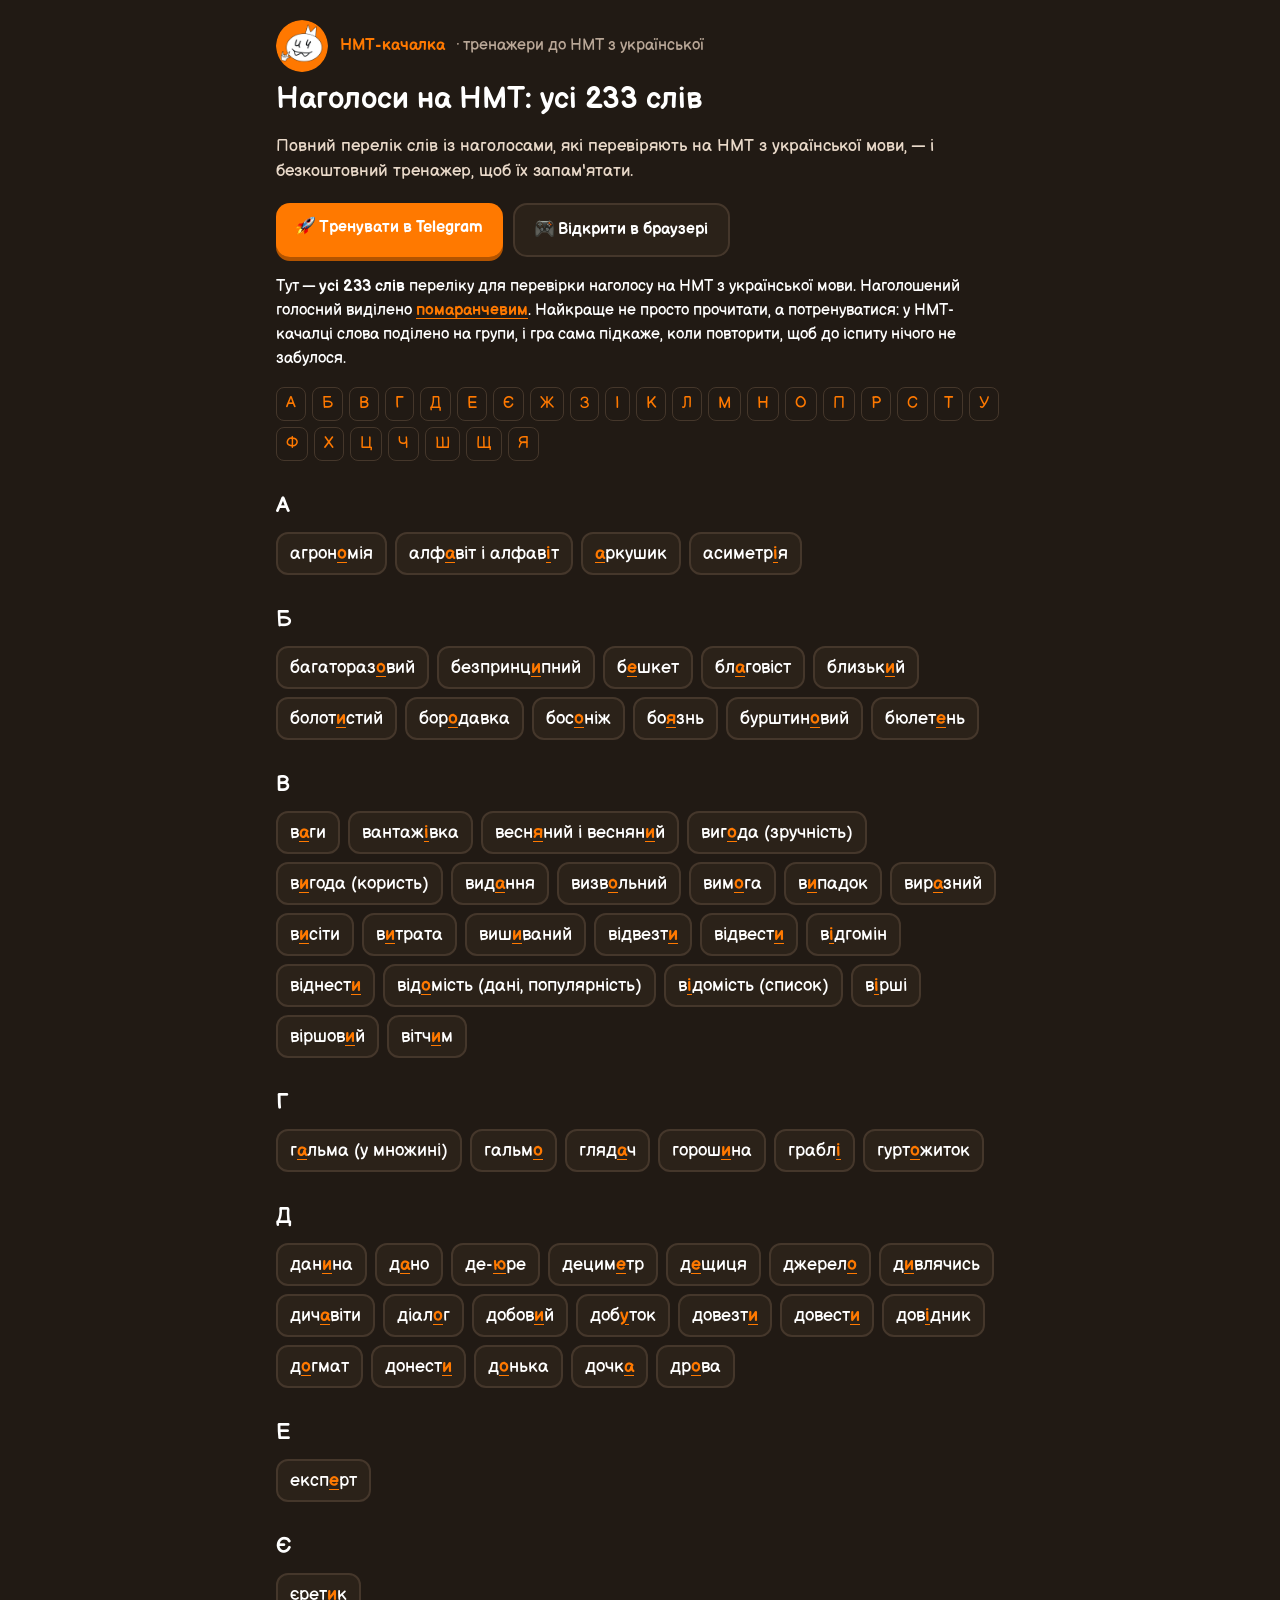
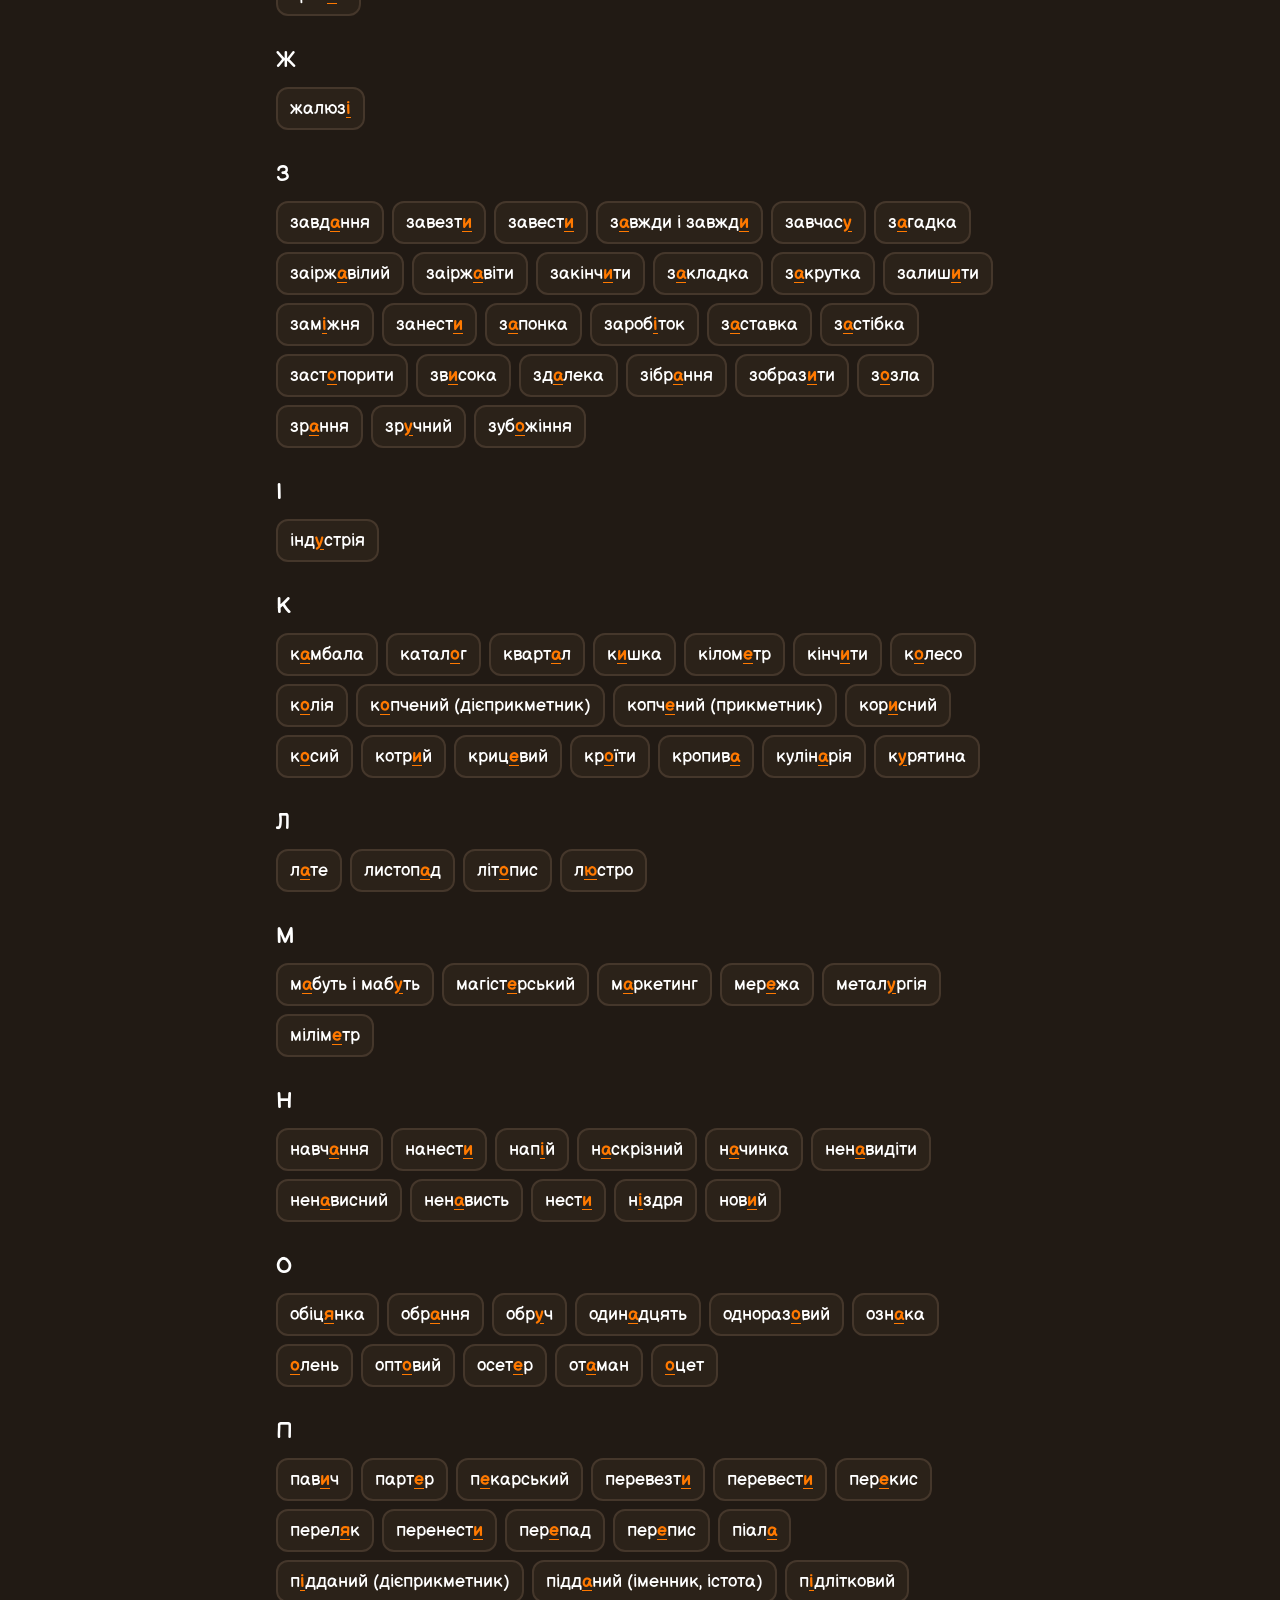
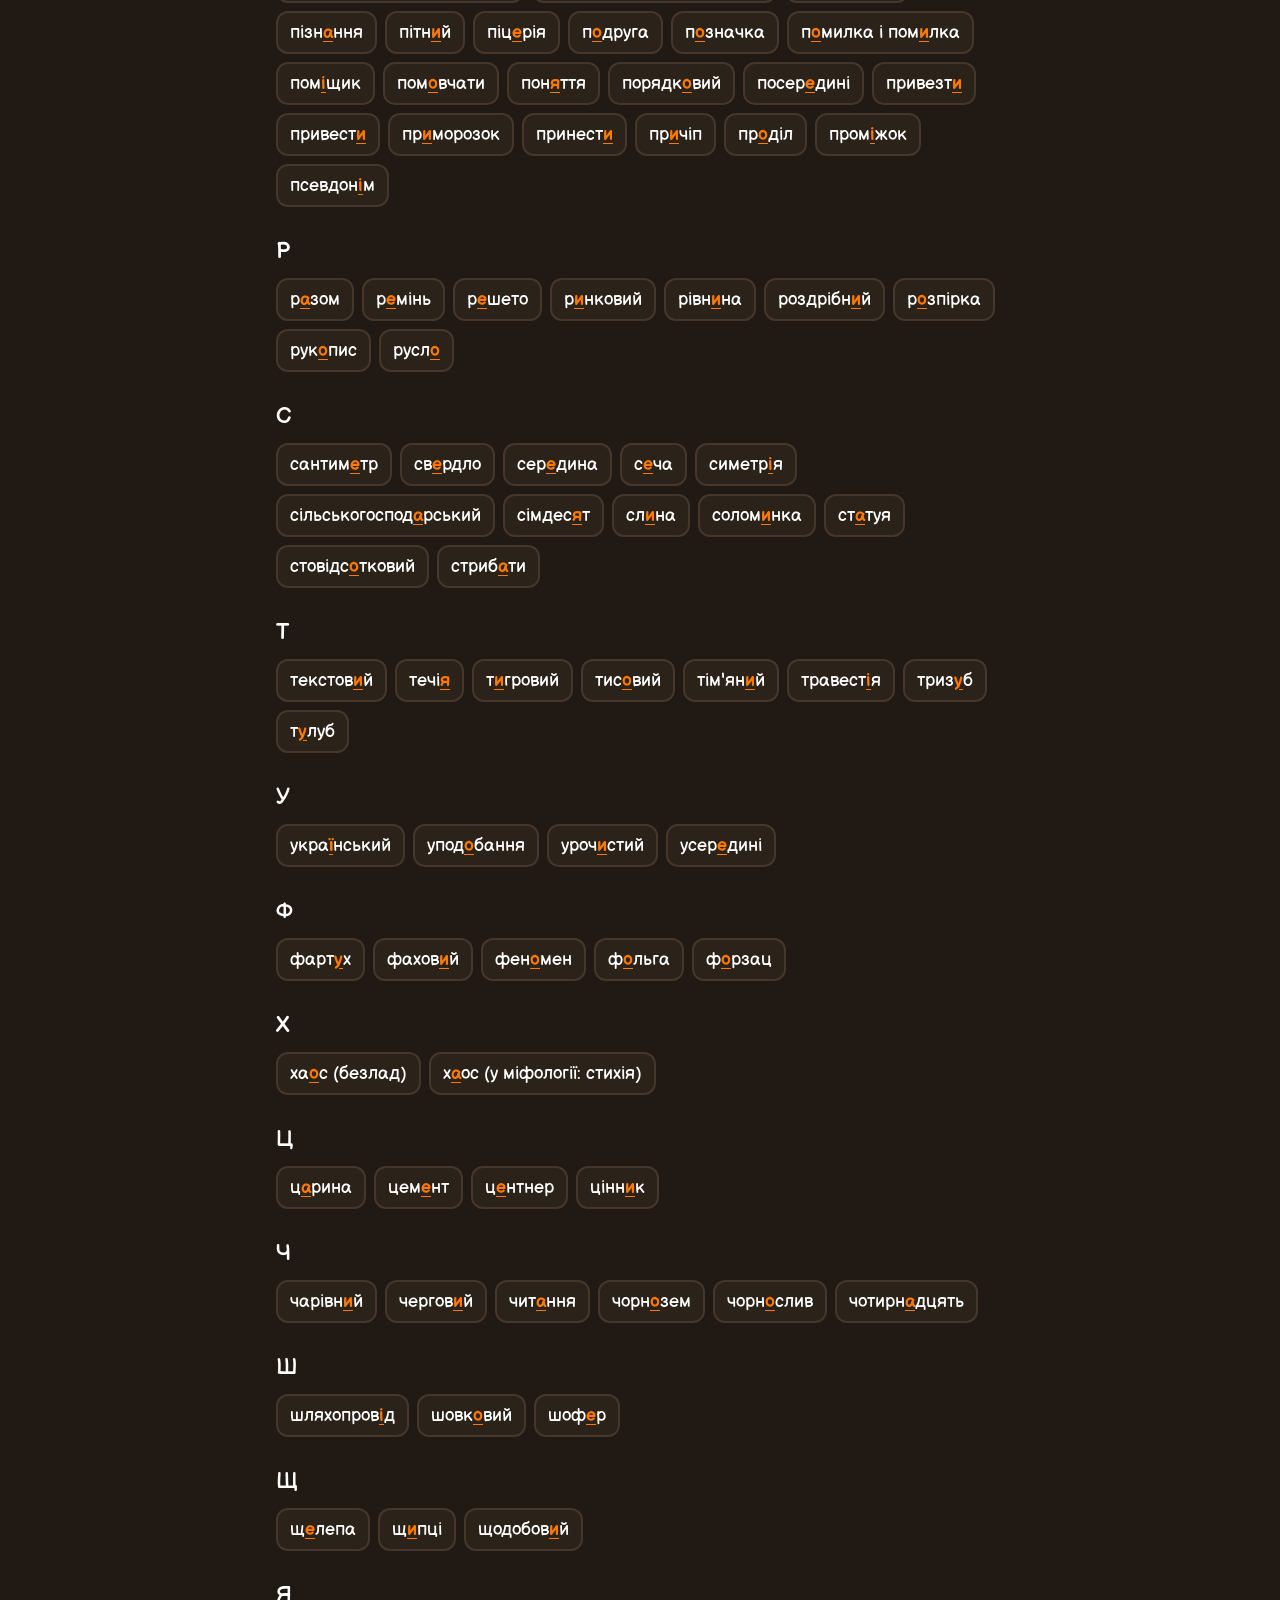
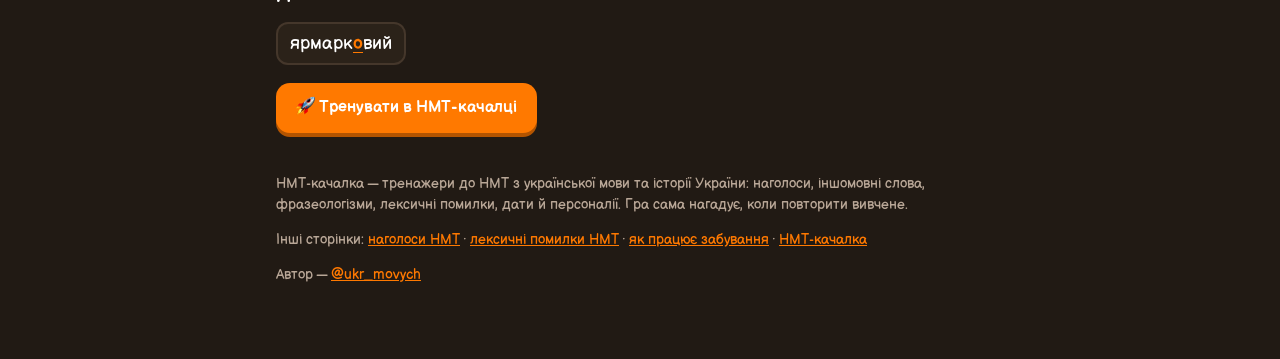
<file: naholosy-nmt.html>
<!doctype html>
<html lang="uk">
<head>
<meta charset="utf-8">
<meta name="viewport" content="width=device-width, initial-scale=1">
<meta name="theme-color" content="#211a14">
<title>Наголоси НМТ: усі 233 слів програми з наголосами — тренажер</title>
<meta name="description" content="Повний перелік 233 слів для перевірки наголосу на НМТ з української мови. Наголос виділено, слова за абеткою. Тренуй наголоси у грі з повторенням.">
<link rel="canonical" href="https://ukrmovych.duckdns.org/gym/naholosy-nmt.html">
<meta property="og:type" content="article">
<meta property="og:site_name" content="НМТ-качалка">
<meta property="og:title" content="Наголоси НМТ: усі 233 слів програми з наголосами — тренажер">
<meta property="og:description" content="Повний перелік 233 слів для перевірки наголосу на НМТ з української мови. Наголос виділено, слова за абеткою. Тренуй наголоси у грі з повторенням.">
<meta property="og:url" content="https://ukrmovych.duckdns.org/gym/naholosy-nmt.html">
<meta property="og:image" content="https://ukrmovych.duckdns.org/gym/og.png">
<meta property="og:locale" content="uk_UA">
<meta name="twitter:card" content="summary_large_image">
<link rel="icon" type="image/png" href="logo.png">
<script type="application/ld+json">{"@context":"https://schema.org","@type":"LearningResource","name":"Наголоси НМТ: 233 слів","inLanguage":"uk","educationalLevel":"НМТ","url":"https://ukrmovych.duckdns.org/gym/naholosy-nmt.html","isAccessibleForFree":true,"learningResourceType":"Тренажер"}</script>
<style>
@font-face{font-family:'B';src:url(fonts/balsamiq-sans-cyrillic-400-normal.woff2) format('woff2');unicode-range:U+0301,U+0400-045F,U+0490-0491;font-display:swap}
@font-face{font-family:'B';font-weight:700;src:url(fonts/balsamiq-sans-cyrillic-700-normal.woff2) format('woff2');unicode-range:U+0301,U+0400-045F,U+0490-0491;font-display:swap}
@font-face{font-family:'B';src:url(fonts/balsamiq-sans-latin-400-normal.woff2) format('woff2');font-display:swap}
@font-face{font-family:'B';font-weight:700;src:url(fonts/balsamiq-sans-latin-700-normal.woff2) format('woff2');font-display:swap}
:root{--bg:#211a14;--surface:#2b2219;--line:#45372b;--orange:#FF7900;--muted:#b9a797}
*{box-sizing:border-box}body{margin:0;background:var(--bg);color:#fff;font-family:'B',system-ui,sans-serif;line-height:1.5}
main{max-width:760px;margin:0 auto;padding:20px 16px 60px}
.top{display:flex;align-items:center;gap:12px;margin-bottom:10px}.top img{width:52px;height:52px;border-radius:50%}.top a{color:var(--orange);text-decoration:none;font-weight:700}
h1{font-size:30px;line-height:1.15;margin:8px 0 10px}h2{font-size:22px;margin:28px 0 10px}
.lead{color:#e9d9c9;font-size:17px}.muted{color:var(--muted)}
.cta{display:flex;flex-wrap:wrap;gap:10px;margin:18px 0}
.btn{display:inline-block;padding:13px 20px;border-radius:14px;background:var(--orange);color:#fff;text-decoration:none;font-weight:700;box-shadow:0 4px 0 #b35400}
.btn.sec{background:var(--surface);border:2px solid var(--line);box-shadow:none}
.words{display:flex;flex-wrap:wrap;gap:8px;list-style:none;padding:0;margin:0}
.words li{background:var(--surface);border:2px solid var(--line);border-radius:12px;padding:6px 12px;font-size:18px}
.st{color:var(--orange);text-decoration:underline;text-underline-offset:3px}
.lx{list-style:none;padding:0;margin:0;display:flex;flex-direction:column;gap:10px}
.lx li{background:var(--surface);border:2px solid var(--line);border-radius:14px;padding:12px 14px}
.lx .w{color:#ff8a80;text-decoration:line-through}.lx .r{color:#7ee08f;font-weight:700}.lx p{margin:6px 0 0;color:#e9d9c9;font-size:15px}
.letters{display:flex;flex-wrap:wrap;gap:6px;margin:10px 0}.letters a{color:var(--orange);text-decoration:none;padding:4px 9px;border:1px solid var(--line);border-radius:8px}
footer{margin-top:40px;color:var(--muted);font-size:14px}footer a{color:var(--orange)}
</style>
</head>
<body>
<main>
<div class="top"><img src="logo.png" alt="Логотип ukr_movych" width="52" height="52"><a href="https://ukrmovych.duckdns.org/gym/">НМТ-качалка</a><span class="muted">· тренажери до НМТ з української</span></div>
<h1>Наголоси на НМТ: усі 233 слів</h1>
<p class="lead">Повний перелік слів із наголосами, які перевіряють на НМТ з української мови, — і безкоштовний тренажер, щоб їх запам'ятати.</p>
<div class="cta"><a class="btn" href="https://t.me/ukrmovych_bot/battle">🚀 Тренувати в Telegram</a><a class="btn sec" href="https://ukrmovych.duckdns.org/gym/">🎮 Відкрити в браузері</a></div>
<p>Тут — <b>усі 233 слів</b> переліку для перевірки наголосу на НМТ з української мови. Наголошений голосний виділено <b class="st">помаранчевим</b>. Найкраще не просто прочитати, а потренуватися: у НМТ-качалці слова поділено на групи, і гра сама підкаже, коли повторити, щоб до іспиту нічого не забулося.</p>
<nav class="letters"><a href="#l-А">А</a><a href="#l-Б">Б</a><a href="#l-В">В</a><a href="#l-Г">Г</a><a href="#l-Д">Д</a><a href="#l-Е">Е</a><a href="#l-Є">Є</a><a href="#l-Ж">Ж</a><a href="#l-З">З</a><a href="#l-І">І</a><a href="#l-К">К</a><a href="#l-Л">Л</a><a href="#l-М">М</a><a href="#l-Н">Н</a><a href="#l-О">О</a><a href="#l-П">П</a><a href="#l-Р">Р</a><a href="#l-С">С</a><a href="#l-Т">Т</a><a href="#l-У">У</a><a href="#l-Ф">Ф</a><a href="#l-Х">Х</a><a href="#l-Ц">Ц</a><a href="#l-Ч">Ч</a><a href="#l-Ш">Ш</a><a href="#l-Щ">Щ</a><a href="#l-Я">Я</a></nav><h2 id="l-А">А</h2><ul class="words"><li>агрон<b class="st">о</b>мія</li><li>алф<b class="st">а</b>віт і алфав<b class="st">і</b>т</li><li><b class="st">а</b>ркушик</li><li>асиметр<b class="st">і</b>я</li></ul><h2 id="l-Б">Б</h2><ul class="words"><li>багатораз<b class="st">о</b>вий</li><li>безпринц<b class="st">и</b>пний</li><li>б<b class="st">е</b>шкет</li><li>бл<b class="st">а</b>говіст</li><li>близьк<b class="st">и</b>й</li><li>болот<b class="st">и</b>стий</li><li>бор<b class="st">о</b>давка</li><li>бос<b class="st">о</b>ніж</li><li>бо<b class="st">я</b>знь</li><li>бурштин<b class="st">о</b>вий</li><li>бюлет<b class="st">е</b>нь</li></ul><h2 id="l-В">В</h2><ul class="words"><li>в<b class="st">а</b>ги</li><li>вантаж<b class="st">і</b>вка</li><li>весн<b class="st">я</b>ний і веснян<b class="st">и</b>й</li><li>виг<b class="st">о</b>да (зручність)</li><li>в<b class="st">и</b>года (користь)</li><li>вид<b class="st">а</b>ння</li><li>визв<b class="st">о</b>льний</li><li>вим<b class="st">о</b>га</li><li>в<b class="st">и</b>падок</li><li>вир<b class="st">а</b>зний</li><li>в<b class="st">и</b>сіти</li><li>в<b class="st">и</b>трата</li><li>виш<b class="st">и</b>ваний</li><li>відвезт<b class="st">и</b></li><li>відвест<b class="st">и</b></li><li>в<b class="st">і</b>дгомін</li><li>віднест<b class="st">и</b></li><li>від<b class="st">о</b>мість (дані, популярність)</li><li>в<b class="st">і</b>домість (список)</li><li>в<b class="st">і</b>рші</li><li>віршов<b class="st">и</b>й</li><li>вітч<b class="st">и</b>м</li></ul><h2 id="l-Г">Г</h2><ul class="words"><li>г<b class="st">а</b>льма (у множині)</li><li>гальм<b class="st">о</b></li><li>гляд<b class="st">а</b>ч</li><li>горош<b class="st">и</b>на</li><li>грабл<b class="st">і</b></li><li>гурт<b class="st">о</b>житок</li></ul><h2 id="l-Д">Д</h2><ul class="words"><li>дан<b class="st">и</b>на</li><li>д<b class="st">а</b>но</li><li>де-<b class="st">ю</b>ре</li><li>децим<b class="st">е</b>тр</li><li>д<b class="st">е</b>щиця</li><li>джерел<b class="st">о</b></li><li>д<b class="st">и</b>влячись</li><li>дич<b class="st">а</b>віти</li><li>діал<b class="st">о</b>г</li><li>добов<b class="st">и</b>й</li><li>доб<b class="st">у</b>ток</li><li>довезт<b class="st">и</b></li><li>довест<b class="st">и</b></li><li>дов<b class="st">і</b>дник</li><li>д<b class="st">о</b>гмат</li><li>донест<b class="st">и</b></li><li>д<b class="st">о</b>нька</li><li>дочк<b class="st">а</b></li><li>др<b class="st">о</b>ва</li></ul><h2 id="l-Е">Е</h2><ul class="words"><li>експ<b class="st">е</b>рт</li></ul><h2 id="l-Є">Є</h2><ul class="words"><li>єрет<b class="st">и</b>к</li></ul><h2 id="l-Ж">Ж</h2><ul class="words"><li>жалюз<b class="st">і</b></li></ul><h2 id="l-З">З</h2><ul class="words"><li>завд<b class="st">а</b>ння</li><li>завезт<b class="st">и</b></li><li>завест<b class="st">и</b></li><li>з<b class="st">а</b>вжди і завжд<b class="st">и</b></li><li>завчас<b class="st">у</b></li><li>з<b class="st">а</b>гадка</li><li>заірж<b class="st">а</b>вілий</li><li>заірж<b class="st">а</b>віти</li><li>закінч<b class="st">и</b>ти</li><li>з<b class="st">а</b>кладка</li><li>з<b class="st">а</b>крутка</li><li>залиш<b class="st">и</b>ти</li><li>зам<b class="st">і</b>жня</li><li>занест<b class="st">и</b></li><li>з<b class="st">а</b>понка</li><li>зароб<b class="st">і</b>ток</li><li>з<b class="st">а</b>ставка</li><li>з<b class="st">а</b>стібка</li><li>заст<b class="st">о</b>порити</li><li>зв<b class="st">и</b>сока</li><li>зд<b class="st">а</b>лека</li><li>зібр<b class="st">а</b>ння</li><li>зобраз<b class="st">и</b>ти</li><li>з<b class="st">о</b>зла</li><li>зр<b class="st">а</b>ння</li><li>зр<b class="st">у</b>чний</li><li>зуб<b class="st">о</b>жіння</li></ul><h2 id="l-І">І</h2><ul class="words"><li>інд<b class="st">у</b>стрія</li></ul><h2 id="l-К">К</h2><ul class="words"><li>к<b class="st">а</b>мбала</li><li>катал<b class="st">о</b>г</li><li>кварт<b class="st">а</b>л</li><li>к<b class="st">и</b>шка</li><li>кілом<b class="st">е</b>тр</li><li>кінч<b class="st">и</b>ти</li><li>к<b class="st">о</b>лесо</li><li>к<b class="st">о</b>лія</li><li>к<b class="st">о</b>пчений (дієприкметник)</li><li>копч<b class="st">е</b>ний (прикметник)</li><li>кор<b class="st">и</b>сний</li><li>к<b class="st">о</b>сий</li><li>котр<b class="st">и</b>й</li><li>криц<b class="st">е</b>вий</li><li>кр<b class="st">о</b>їти</li><li>кропив<b class="st">а</b></li><li>кулін<b class="st">а</b>рія</li><li>к<b class="st">у</b>рятина</li></ul><h2 id="l-Л">Л</h2><ul class="words"><li>л<b class="st">а</b>те</li><li>листоп<b class="st">а</b>д</li><li>літ<b class="st">о</b>пис</li><li>л<b class="st">ю</b>стро</li></ul><h2 id="l-М">М</h2><ul class="words"><li>м<b class="st">а</b>буть і маб<b class="st">у</b>ть</li><li>магіст<b class="st">е</b>рський</li><li>м<b class="st">а</b>ркетинг</li><li>мер<b class="st">е</b>жа</li><li>метал<b class="st">у</b>ргія</li><li>мілім<b class="st">е</b>тр</li></ul><h2 id="l-Н">Н</h2><ul class="words"><li>навч<b class="st">а</b>ння</li><li>нанест<b class="st">и</b></li><li>нап<b class="st">і</b>й</li><li>н<b class="st">а</b>скрізний</li><li>н<b class="st">а</b>чинка</li><li>нен<b class="st">а</b>видіти</li><li>нен<b class="st">а</b>висний</li><li>нен<b class="st">а</b>висть</li><li>нест<b class="st">и</b></li><li>н<b class="st">і</b>здря</li><li>нов<b class="st">и</b>й</li></ul><h2 id="l-О">О</h2><ul class="words"><li>обіц<b class="st">я</b>нка</li><li>обр<b class="st">а</b>ння</li><li>обр<b class="st">у</b>ч</li><li>один<b class="st">а</b>дцять</li><li>однораз<b class="st">о</b>вий</li><li>озн<b class="st">а</b>ка</li><li><b class="st">о</b>лень</li><li>опт<b class="st">о</b>вий</li><li>осет<b class="st">е</b>р</li><li>от<b class="st">а</b>ман</li><li><b class="st">о</b>цет</li></ul><h2 id="l-П">П</h2><ul class="words"><li>пав<b class="st">и</b>ч</li><li>парт<b class="st">е</b>р</li><li>п<b class="st">е</b>карський</li><li>перевезт<b class="st">и</b></li><li>перевест<b class="st">и</b></li><li>пер<b class="st">е</b>кис</li><li>перел<b class="st">я</b>к</li><li>перенест<b class="st">и</b></li><li>пер<b class="st">е</b>пад</li><li>пер<b class="st">е</b>пис</li><li>піал<b class="st">а</b></li><li>п<b class="st">і</b>дданий (дієприкметник)</li><li>підд<b class="st">а</b>ний (іменник, істота)</li><li>п<b class="st">і</b>длітковий</li><li>пізн<b class="st">а</b>ння</li><li>пітн<b class="st">и</b>й</li><li>піц<b class="st">е</b>рія</li><li>п<b class="st">о</b>друга</li><li>п<b class="st">о</b>значка</li><li>п<b class="st">о</b>милка і пом<b class="st">и</b>лка</li><li>пом<b class="st">і</b>щик</li><li>пом<b class="st">о</b>вчати</li><li>пон<b class="st">я</b>ття</li><li>порядк<b class="st">о</b>вий</li><li>посер<b class="st">е</b>дині</li><li>привезт<b class="st">и</b></li><li>привест<b class="st">и</b></li><li>пр<b class="st">и</b>морозок</li><li>принест<b class="st">и</b></li><li>пр<b class="st">и</b>чіп</li><li>пр<b class="st">о</b>діл</li><li>пром<b class="st">і</b>жок</li><li>псевдон<b class="st">і</b>м</li></ul><h2 id="l-Р">Р</h2><ul class="words"><li>р<b class="st">а</b>зом</li><li>р<b class="st">е</b>мінь</li><li>р<b class="st">е</b>шето</li><li>р<b class="st">и</b>нковий</li><li>рівн<b class="st">и</b>на</li><li>роздрібн<b class="st">и</b>й</li><li>р<b class="st">о</b>зпірка</li><li>рук<b class="st">о</b>пис</li><li>русл<b class="st">о</b></li></ul><h2 id="l-С">С</h2><ul class="words"><li>сантим<b class="st">е</b>тр</li><li>св<b class="st">е</b>рдло</li><li>сер<b class="st">е</b>дина</li><li>с<b class="st">е</b>ча</li><li>симетр<b class="st">і</b>я</li><li>сільськогоспод<b class="st">а</b>рський</li><li>сімдес<b class="st">я</b>т</li><li>сл<b class="st">и</b>на</li><li>солом<b class="st">и</b>нка</li><li>ст<b class="st">а</b>туя</li><li>стовідс<b class="st">о</b>тковий</li><li>стриб<b class="st">а</b>ти</li></ul><h2 id="l-Т">Т</h2><ul class="words"><li>текстов<b class="st">и</b>й</li><li>течі<b class="st">я</b></li><li>т<b class="st">и</b>гровий</li><li>тис<b class="st">о</b>вий</li><li>тім'ян<b class="st">и</b>й</li><li>травест<b class="st">і</b>я</li><li>триз<b class="st">у</b>б</li><li>т<b class="st">у</b>луб</li></ul><h2 id="l-У">У</h2><ul class="words"><li>укра<b class="st">ї</b>нський</li><li>упод<b class="st">о</b>бання</li><li>уроч<b class="st">и</b>стий</li><li>усер<b class="st">е</b>дині</li></ul><h2 id="l-Ф">Ф</h2><ul class="words"><li>фарт<b class="st">у</b>х</li><li>фахов<b class="st">и</b>й</li><li>фен<b class="st">о</b>мен</li><li>ф<b class="st">о</b>льга</li><li>ф<b class="st">о</b>рзац</li></ul><h2 id="l-Х">Х</h2><ul class="words"><li>ха<b class="st">о</b>с (безлад)</li><li>х<b class="st">а</b>ос (у міфології: стихія)</li></ul><h2 id="l-Ц">Ц</h2><ul class="words"><li>ц<b class="st">а</b>рина</li><li>цем<b class="st">е</b>нт</li><li>ц<b class="st">е</b>нтнер</li><li>цінн<b class="st">и</b>к</li></ul><h2 id="l-Ч">Ч</h2><ul class="words"><li>чарівн<b class="st">и</b>й</li><li>чергов<b class="st">и</b>й</li><li>чит<b class="st">а</b>ння</li><li>чорн<b class="st">о</b>зем</li><li>чорн<b class="st">о</b>слив</li><li>чотирн<b class="st">а</b>дцять</li></ul><h2 id="l-Ш">Ш</h2><ul class="words"><li>шляхопров<b class="st">і</b>д</li><li>шовк<b class="st">о</b>вий</li><li>шоф<b class="st">е</b>р</li></ul><h2 id="l-Щ">Щ</h2><ul class="words"><li>щ<b class="st">е</b>лепа</li><li>щ<b class="st">и</b>пці</li><li>щодобов<b class="st">и</b>й</li></ul><h2 id="l-Я">Я</h2><ul class="words"><li>ярмарк<b class="st">о</b>вий</li></ul>
<div class="cta"><a class="btn" href="https://t.me/ukrmovych_bot/battle">🚀 Тренувати в НМТ-качалці</a></div>
<footer>
<p>НМТ-качалка — тренажери до НМТ з української мови та історії України: наголоси, іншомовні слова, фразеологізми, лексичні помилки, дати й персоналії. Гра сама нагадує, коли повторити вивчене.</p>
<p>Інші сторінки: <a href="naholosy-nmt.html">наголоси НМТ</a> · <a href="leksychni-pomylky-nmt.html">лексичні помилки НМТ</a> · <a href="pamyat.html">як працює забування</a> · <a href="https://ukrmovych.duckdns.org/gym/">НМТ-качалка</a></p>
<p>Автор — <a href="https://t.me/+GkBggS477tlmODQy">@ukr_movych</a></p>
</footer>
</main>
<script src="emoji.js"></script>
</body>
</html>
</file>
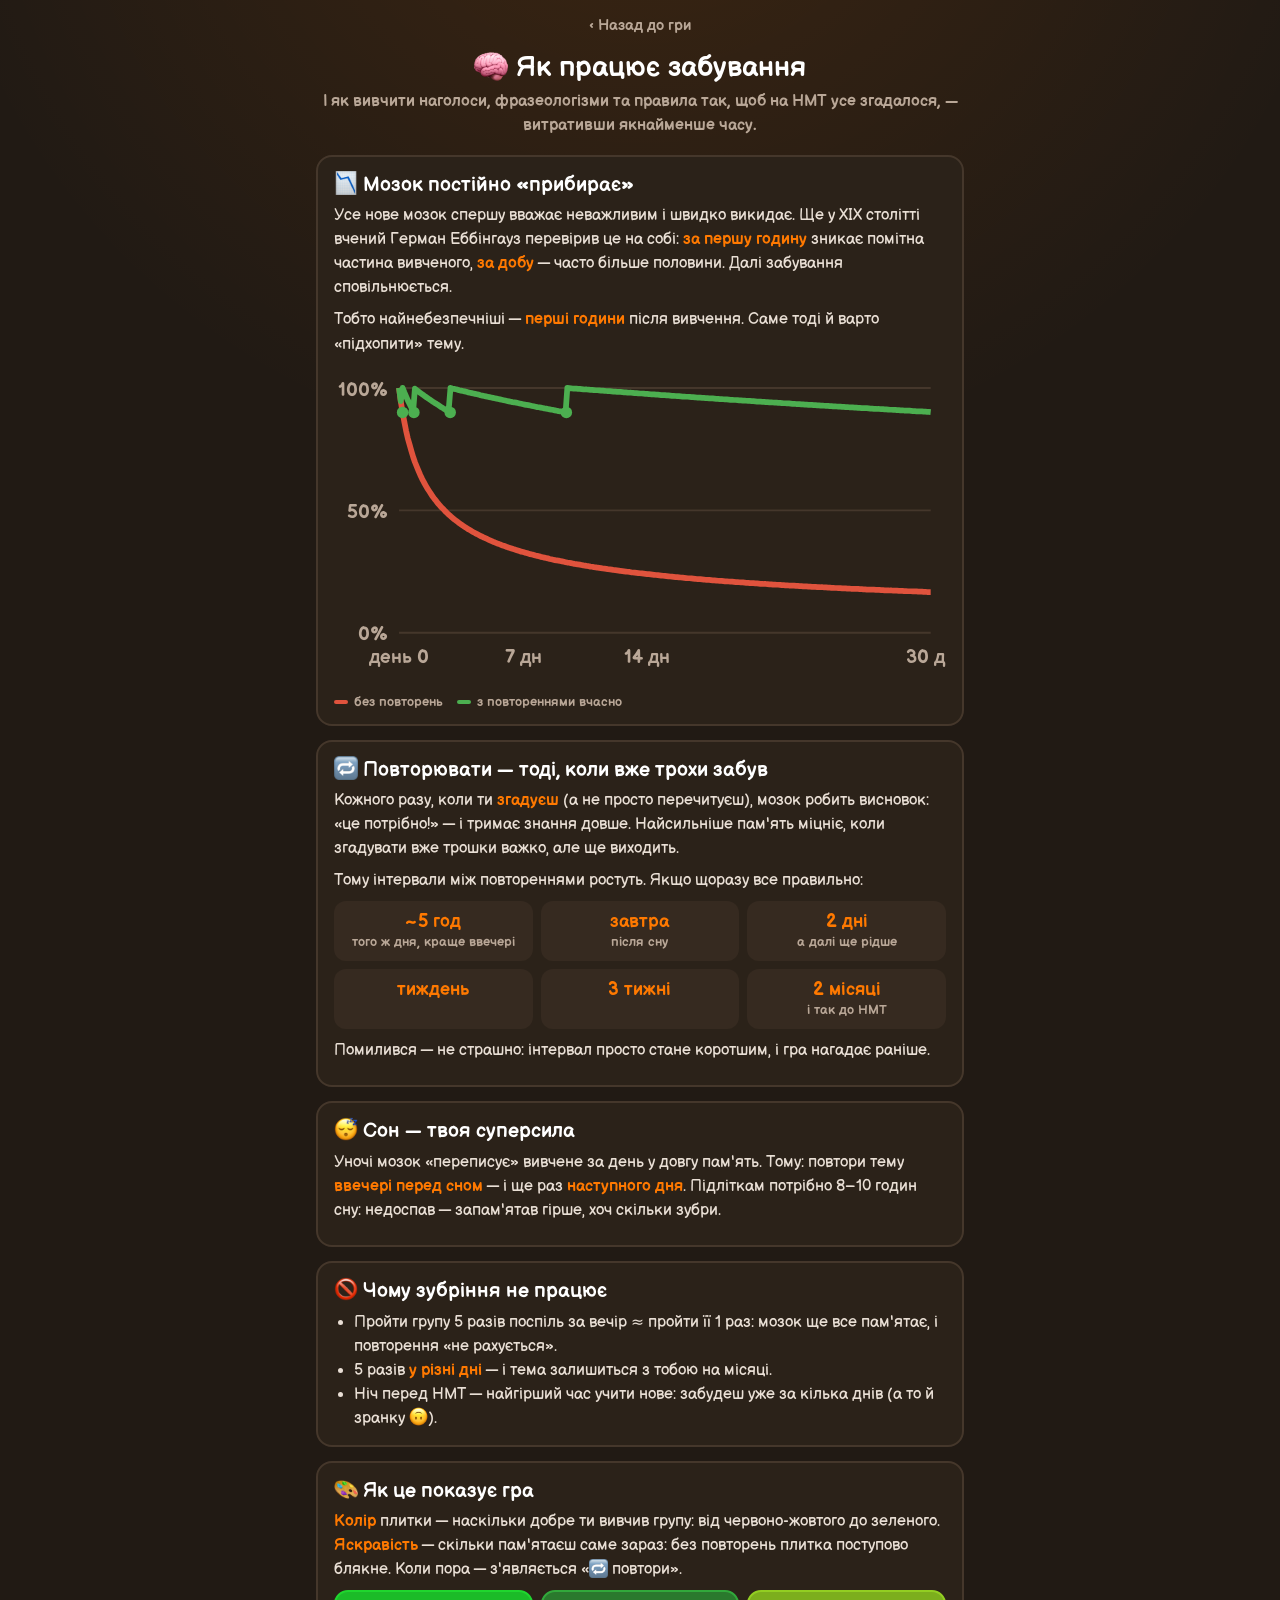
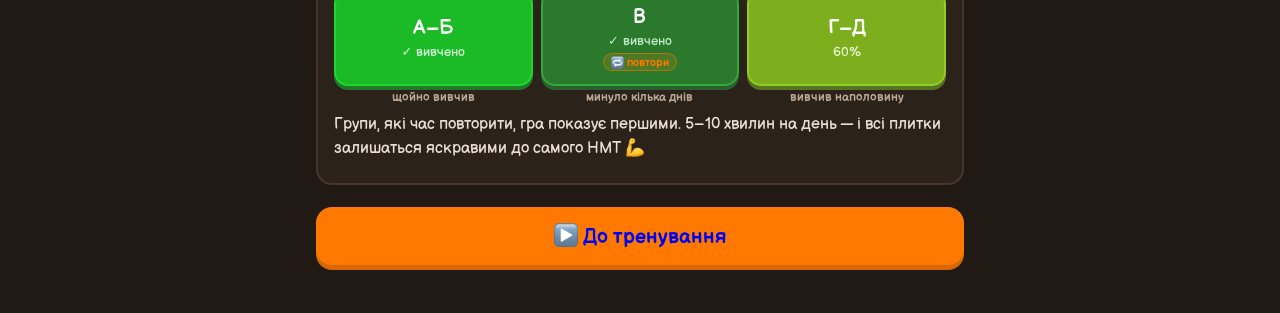
<file: pamyat.html>
<!doctype html>
<html lang="uk">
<head>
<meta charset="utf-8">
<meta name="viewport" content="width=device-width, initial-scale=1">
<title>Як працює забування</title>
<!-- Довідка для учнів: чому забуваємо і як повторювати (посилання з підсумку тренування, memory.js → memOverNote) -->
<link rel="stylesheet" href="style.css?v=20261104e">
<style>
  body { padding: 14px 16px 48px; max-width: 680px; margin: 0 auto; }
  .back { display: inline-block; margin: 2px 0 10px; color: var(--muted); text-decoration: none; font-size: 15px; }
  h1 { font-size: 28px; margin: 4px 0 6px; text-align: center; }
  .lead { text-align: center; color: var(--muted); margin: 0 0 18px; font-size: 16px; line-height: 1.45; }
  .blk { background: var(--surface); border: 2px solid var(--line); border-radius: 16px; padding: 14px 16px; margin-bottom: 14px; }
  .blk h2 { font-size: 20px; margin: 0 0 8px; }
  .blk p, .blk li { font-size: 15.5px; line-height: 1.55; color: #e9dfd5; font-weight: 400; }
  .blk p { margin: 0 0 8px; }
  .blk ul { margin: 0; padding-left: 20px; }
  .blk b { color: var(--orange); font-weight: 700; }
  .chart { width: 100%; height: auto; display: block; margin: 6px 0 4px; }
  .legend { display: flex; flex-wrap: wrap; gap: 6px 14px; font-size: 13px; color: var(--muted); }
  .legend span::before { content: ''; display: inline-block; width: 14px; height: 4px; border-radius: 2px; margin-right: 6px; vertical-align: middle; background: var(--c); }
  .steps { display: grid; grid-template-columns: repeat(3, minmax(0, 1fr)); gap: 8px; margin-top: 6px; }
  .step { background: var(--surface-2); border-radius: 12px; padding: 10px 6px; text-align: center; }
  .step b { display: block; font-size: 18px; color: var(--orange); }
  .step span { font-size: 12.5px; color: var(--muted); }
  .demo { display: grid; grid-template-columns: repeat(3, minmax(0, 1fr)); gap: 8px; margin: 8px 0 4px; }
  .demo .group-tile { width: 100%; min-height: 96px; pointer-events: none; }
  .cap { font-size: 12px; color: var(--muted); text-align: center; margin-top: 4px; line-height: 1.25; }
  .go { display: block; text-align: center; margin-top: 8px; text-decoration: none; }
</style>
</head>
<body>
  <a class="back" href="./" onclick="if (history.length > 1) { history.back(); return false; }">‹ Назад до гри</a>
  <h1>🧠 Як працює забування</h1>
  <p class="lead">І як вивчити наголоси, фразеологізми та правила так, щоб на НМТ усе згадалося, — витративши якнайменше часу.</p>

  <section class="blk">
    <h2>📉 Мозок постійно «прибирає»</h2>
    <p>Усе нове мозок спершу вважає неважливим і швидко викидає. Ще у XIX столітті вчений Герман Еббінгауз перевірив це на собі:
    <b>за першу годину</b> зникає помітна частина вивченого, <b>за добу</b> — часто більше половини. Далі забування сповільнюється.</p>
    <p>Тобто найнебезпечніші — <b>перші години</b> після вивчення. Саме тоді й варто «підхопити» тему.</p>
    <svg id="chart" class="chart" viewBox="0 0 320 170" role="img" aria-label="Графік: як забувається вивчене без повторень і з повтореннями"></svg>
    <div class="legend"><span style="--c:#e0533d">без повторень</span><span style="--c:#4CAF50">з повтореннями вчасно</span></div>
  </section>

  <section class="blk">
    <h2>🔁 Повторювати — тоді, коли вже трохи забув</h2>
    <p>Кожного разу, коли ти <b>згадуєш</b> (а не просто перечитуєш), мозок робить висновок: «це потрібно!» — і тримає знання довше.
    Найсильніше пам'ять міцніє, коли згадувати вже трошки важко, але ще виходить.</p>
    <p>Тому інтервали між повтореннями ростуть. Якщо щоразу все правильно:</p>
    <div class="steps">
      <div class="step"><b>~5 год</b><span>того ж дня, краще ввечері</span></div>
      <div class="step"><b>завтра</b><span>після сну</span></div>
      <div class="step"><b>2 дні</b><span>а далі ще рідше</span></div>
      <div class="step"><b>тиждень</b><span></span></div>
      <div class="step"><b>3 тижні</b><span></span></div>
      <div class="step"><b>2 місяці</b><span>і так до НМТ</span></div>
    </div>
    <p style="margin-top:10px">Помилився — не страшно: інтервал просто стане коротшим, і гра нагадає раніше.</p>
  </section>

  <section class="blk">
    <h2>😴 Сон — твоя суперсила</h2>
    <p>Уночі мозок «переписує» вивчене за день у довгу пам'ять. Тому: повтори тему <b>ввечері перед сном</b> — і ще раз
    <b>наступного дня</b>. Підліткам потрібно 8–10 годин сну: недоспав — запам'ятав гірше, хоч скільки зубри.</p>
  </section>

  <section class="blk">
    <h2>🚫 Чому зубріння не працює</h2>
    <ul>
      <li>Пройти групу 5 разів поспіль за вечір ≈ пройти її 1 раз: мозок ще все пам'ятає, і повторення «не рахується».</li>
      <li>5 разів <b>у різні дні</b> — і тема залишиться з тобою на місяці.</li>
      <li>Ніч перед НМТ — найгірший час учити нове: забудеш уже за кілька днів (а то й зранку 🙃).</li>
    </ul>
  </section>

  <section class="blk">
    <h2>🎨 Як це показує гра</h2>
    <p><b>Колір</b> плитки — наскільки добре ти вивчив групу: від червоно-жовтого до зеленого.
    <b>Яскравість</b> — скільки пам'ятаєш саме зараз: без повторень плитка поступово блякне. Коли пора — з'являється «🔁 повтори».</p>
    <div class="demo" id="demo"></div>
    <p style="margin-top:8px">Групи, які час повторити, гра показує першими. 5–10 хвилин на день — і всі плитки залишаться яскравими до самого НМТ 💪</p>
  </section>

  <a class="btn-primary go" href="./" onclick="if (history.length > 1) { history.back(); return false; }">▶ До тренування</a>

<script>
function storageGet(k) { try { return localStorage.getItem(k); } catch (e) { return null; } }
function storageSet() {}
function plural(n, one, few, many) { const a = Math.abs(n) % 100, b = a % 10; return a > 10 && a < 20 ? many : b === 1 ? one : b >= 2 && b <= 4 ? few : many; }
</script>
<script src="memory.js?v=20261107b"></script>
<script>
// Графік: пам'ять за 30 днів без повторень і з повтореннями вчасно (та сама модель, що в грі)
(function () {
  const W = 320, H = 170, L = 34, B = 140, T = 12, Rr = 312, D = 30;
  const x = d => L + (Rr - L) * d / D, y = r => B - (B - T) * r;
  const pts = (f) => { const out = []; for (let i = 0; i <= 300; i++) { const d = D * i / 300; out.push(`${x(d).toFixed(1)},${y(f(d)).toFixed(1)}`); } return out.join(" "); };
  const once = d => memRecall({ s: 0.2, t: 0 }, d * MEM_DAY);
  // повторення вчасно: кожне — коли пам'ять падає до 90 %, стабільність росте за правилом гри (точність 100 %)
  const reviews = []; let s = 0.2, t0 = 0;
  while (t0 + s < D) { const k = Math.min(1.5, Math.max(0.1, 0.1 + 9 * 0.1)); t0 += s; reviews.push(t0); s = s * (1 + 2.2 * k); }
  const spaced = d => { let last = 0, st = 0.2, ss = 0.2; for (const r of reviews) { if (d < r) break; last = r; st = ss = ss * 3.2; } return memRecall({ s: last ? st : 0.2, t: 0 }, (d - last) * MEM_DAY); };
  const grid = [0, 0.5, 1].map(r => `<line x1="${L}" x2="${Rr}" y1="${y(r)}" y2="${y(r)}" stroke="#45372b" stroke-width="1"/><text x="${L - 6}" y="${y(r) + 4}" fill="#b9a797" font-size="10" text-anchor="end">${r * 100}%</text>`).join("");
  const ticks = [0, 7, 14, 30].map(d => `<text x="${x(d)}" y="${B + 16}" fill="#b9a797" font-size="10" text-anchor="middle">${d === 0 ? "день 0" : d + " дн"}</text>`).join("");
  const dots = reviews.map(r => `<circle cx="${x(r)}" cy="${y(0.9)}" r="3" fill="#4CAF50"/>`).join("");
  document.getElementById("chart").innerHTML = grid + ticks +
    `<polyline points="${pts(once)}" fill="none" stroke="#e0533d" stroke-width="3" stroke-linejoin="round"/>` +
    `<polyline points="${pts(spaced)}" fill="none" stroke="#4CAF50" stroke-width="3" stroke-linejoin="round"/>` + dots;
})();
// Плитки-приклади
(function () {
  const demo = document.getElementById("demo");
  [[1, 1, "щойно вивчив"], [1, 0.82, "минуло кілька днів"], [0.6, 0.97, "вивчив наполовину"]].forEach(([a, r, cap], i) => {
    const wrap = document.createElement("div");
    const btn = document.createElement("div");
    btn.className = "group-tile train-tile";
    btn.innerHTML = `<span class="group-label">${["А–Б", "В", "Г–Д"][i]}</span><span class="group-info">${a >= 1 ? "✓ вивчено" : Math.round(a * 100) + "%"}</span>`;
    memPaint(btn, { a, r, due: r < MEM_DUE, days: 1 });
    const c = document.createElement("div");
    c.className = "cap";
    c.textContent = cap;
    wrap.append(btn, c);
    demo.appendChild(wrap);
  });
})();
</script>
<script src="emoji.js?v=20261108c"></script> <!-- 😀 смайлики як у Telegram -->
</body>
</html>
</file>
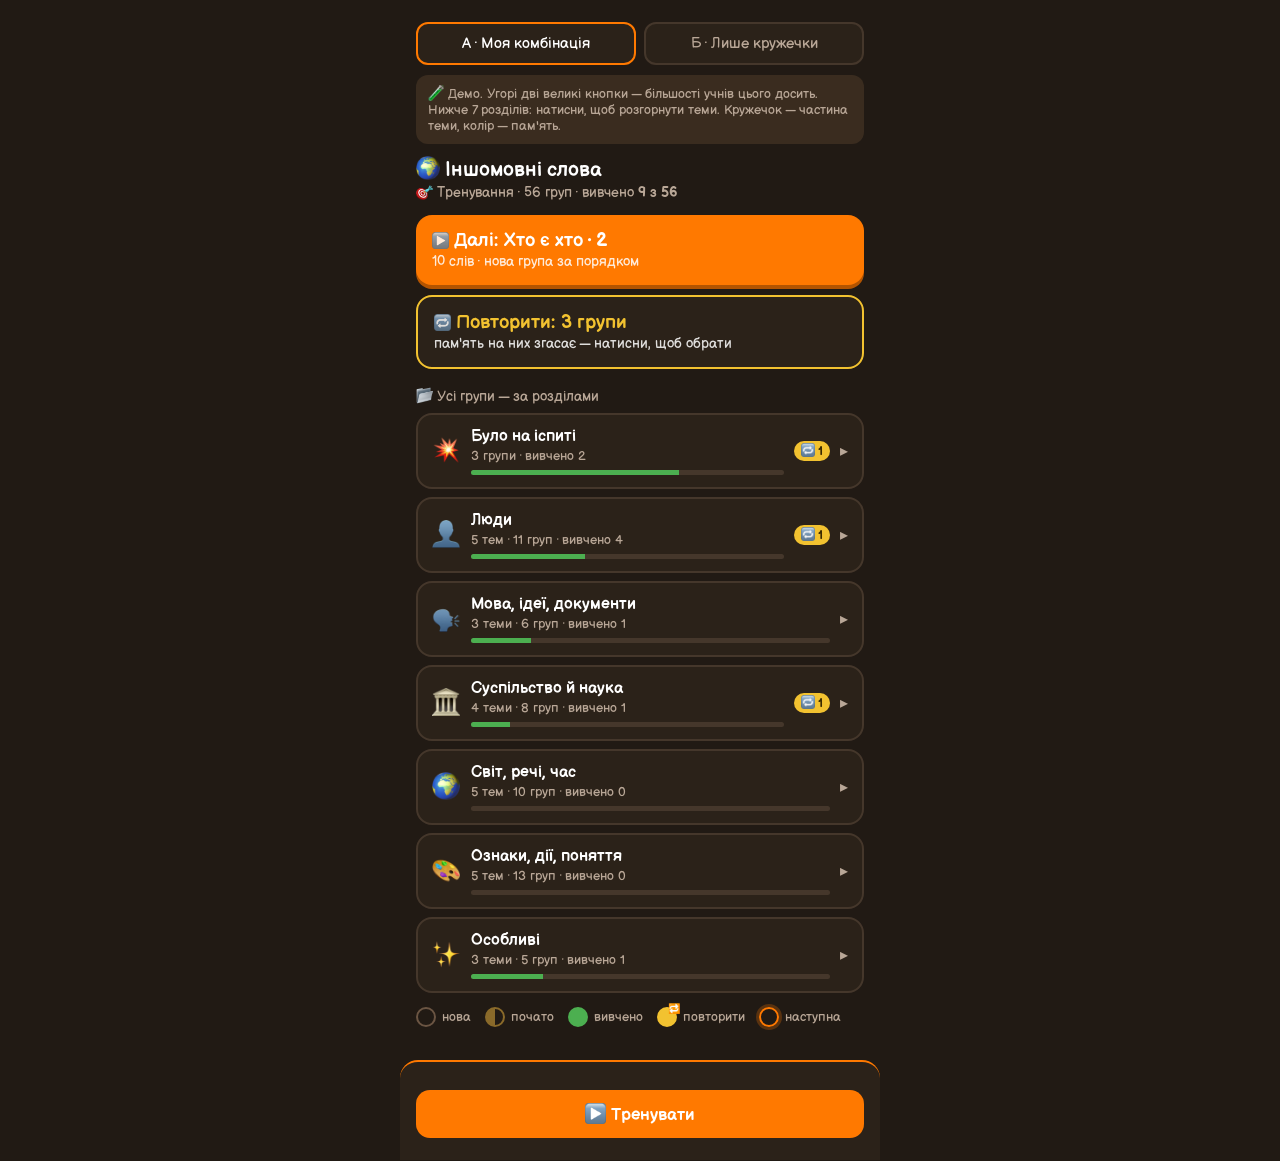
<file: proto-groups.html>
<!doctype html>
<html lang="uk">
<head>
<meta charset="utf-8">
<meta name="robots" content="noindex, nofollow">
<meta name="viewport" content="width=device-width, initial-scale=1">
<title>Демо: вибір груп</title>
<!-- 🧪 Демо для власниці (08.11.2026): як показати 60 груп тренування без 60 кнопок. Варіант А — «гра веде» + розділи + кружечки,
     варіант Б — лише теми з кружечками-частинами. Дані — назви груп «Іншомовних слів», стан пам'яті вигаданий. У гру не підключено. -->
<style>
@font-face { font-family: 'Balsamiq Sans'; src: url(fonts/balsamiq-sans-cyrillic-400-normal.woff2) format('woff2'); font-weight: 400; unicode-range: U+0400-04FF; }
@font-face { font-family: 'Balsamiq Sans'; src: url(fonts/balsamiq-sans-cyrillic-700-normal.woff2) format('woff2'); font-weight: 700; unicode-range: U+0400-04FF; }
@font-face { font-family: 'Balsamiq Sans'; src: url(fonts/balsamiq-sans-latin-400-normal.woff2) format('woff2'); font-weight: 400; }
@font-face { font-family: 'Balsamiq Sans'; src: url(fonts/balsamiq-sans-latin-700-normal.woff2) format('woff2'); font-weight: 700; }
:root { --bg:#211a14; --surface:#2b2219; --line:#45372b; --orange:#FF7900; --green:#4CAF50; --yellow:#f2c230; --text:#fff; --muted:#b9a797; }
* { box-sizing: border-box; }
body { margin: 0; background: var(--bg); color: var(--text); font-family: 'Balsamiq Sans', system-ui, sans-serif; }
.wrap { max-width: 480px; margin: 0 auto; padding: 12px 16px 120px; }
.tabs { display: flex; gap: 8px; position: sticky; top: 0; background: var(--bg); padding: 10px 0; z-index: 5; }
.tabs button { flex: 1; padding: 10px 6px; border-radius: 12px; border: 2px solid var(--line); background: var(--surface); color: var(--muted); font: inherit; font-size: 15px; cursor: pointer; }
.tabs button.on { border-color: var(--orange); color: var(--text); }
h1 { font-size: 20px; margin: 6px 0 2px; }
.sub { color: var(--muted); font-size: 14px; margin: 0 0 14px; }
.big { display: block; width: 100%; text-align: left; border: 0; border-radius: 16px; padding: 14px 16px; font: inherit; color: #fff; cursor: pointer; margin-bottom: 10px; }
.big b { display: block; font-size: 19px; }
.big span { font-size: 14px; opacity: .85; }
.next { background: var(--orange); box-shadow: 0 4px 0 #b35400; }
.rep { background: var(--surface); border: 2px solid var(--yellow); }
.rep b { color: var(--yellow); }
.replist { display: none; margin: -4px 0 12px; }
.replist.open { display: block; }
.repit { display: flex; align-items: center; gap: 10px; padding: 10px 12px; border-bottom: 1px solid var(--line); cursor: pointer; }
.repit:last-child { border: 0; }
.all-h { color: var(--muted); font-size: 14px; margin: 18px 0 8px; }
.sec { background: var(--surface); border: 2px solid var(--line); border-radius: 16px; margin-bottom: 8px; overflow: hidden; }
.sec-h { display: flex; align-items: center; gap: 10px; padding: 12px 14px; cursor: pointer; }
.sec-h .ic { font-size: 24px; }
.sec-h .nm { flex: 1; }
.sec-h .nm b { display: block; font-size: 16px; }
.sec-h .nm small { color: var(--muted); font-size: 13px; }
.badge { background: var(--yellow); color: #3a2a00; border-radius: 10px; padding: 2px 7px; font-size: 12px; font-weight: 700; }
.arr { color: var(--muted); transition: transform .2s; }
.sec.open .arr { transform: rotate(90deg); }
.sec-b { display: none; padding: 0 10px 10px; }
.sec.open .sec-b { display: block; }
.bar { height: 5px; background: var(--line); border-radius: 3px; margin-top: 5px; overflow: hidden; }
.bar i { display: block; height: 100%; background: var(--green); }
.topic { display: flex; align-items: center; gap: 8px; padding: 9px 8px; border-top: 1px solid var(--line); }
.topic:first-child { border-top: 0; }
.topic .tn { flex: 1; font-size: 15px; line-height: 1.2; }
.topic .tn small { display: block; color: var(--muted); font-size: 12px; }
.dots { display: flex; gap: 6px; }
.dot { width: 34px; height: 34px; border-radius: 50%; border: 2px solid var(--line); background: transparent; color: var(--muted); font: inherit; font-size: 14px; font-weight: 700; display: grid; place-items: center; cursor: pointer; position: relative; padding: 0; }
.dot.new { border-color: #6b5543; }
.dot.ok { background: var(--green); border-color: var(--green); color: #fff; }
.dot.ok.fade { background: #2f6b31; border-color: #2f6b31; color: #cfe8cf; }
.dot.due { background: var(--yellow); border-color: var(--yellow); color: #3a2a00; }
.dot.due::after { content: "🔁"; position: absolute; right: -6px; top: -8px; font-size: 13px; }
.dot.half { background: linear-gradient(90deg, #8a6a2a 50%, transparent 50%); border-color: #8a6a2a; color: #fff; }
.dot.next { border-color: var(--orange); color: var(--orange); box-shadow: 0 0 0 3px rgba(255,121,0,.25); }
.flat .topic { background: var(--surface); border: 2px solid var(--line); border-radius: 14px; margin-bottom: 6px; padding: 10px 12px; }
.legend { display: flex; flex-wrap: wrap; gap: 10px 14px; font-size: 13px; color: var(--muted); margin: 6px 0 14px; }
.legend span { display: inline-flex; align-items: center; gap: 6px; }
.legend .dot { width: 20px; height: 20px; font-size: 0; cursor: default; }
.legend .dot.due::after { font-size: 10px; right: -5px; top: -6px; }
.sheet { position: fixed; left: 0; right: 0; bottom: -260px; background: var(--surface); border-top: 2px solid var(--orange); border-radius: 18px 18px 0 0; padding: 16px 16px 22px; transition: bottom .25s; z-index: 10; max-width: 480px; margin: 0 auto; }
.sheet.open { bottom: 0; }
.sheet b { font-size: 18px; }
.sheet p { color: var(--muted); margin: 6px 0 12px; font-size: 14px; }
.sheet .go { width: 100%; padding: 13px; border: 0; border-radius: 14px; background: var(--orange); color: #fff; font: inherit; font-size: 17px; font-weight: 700; }
.note { background: #3a2c1f; border-radius: 12px; padding: 10px 12px; font-size: 13px; color: var(--muted); margin-bottom: 12px; }
</style>
</head>
<body>
<div class="wrap">
  <div class="tabs"><button data-v="a" class="on">А · Моя комбінація</button><button data-v="b">Б · Лише кружечки</button></div>
  <div class="note" id="note"></div>
  <h1>🌍 Іншомовні слова</h1>
  <p class="sub">🎯 Тренування · <span id="cnt"></span> груп · вивчено <b id="learned"></b></p>
  <div id="view"></div>
</div>
<div class="sheet" id="sheet"><b id="sh-t"></b><p id="sh-p"></p><button class="go" id="sh-go">▶ Тренувати</button></div>
<script>
// назви й розміри — як у грі (inshomovniGroups), ділення — як у грі (≤ 15, порівну)
const SECTIONS = [
  ["💥", "Було на іспиті", [["Було на іспиті", 43]]],
  ["👤", "Люди", [["Професії й заняття", 20], ["Хто є хто", 21], ["Характер", 42], ["Зовнішність і враження", 17], ["Почуття й стосунки", 20]]],
  ["🗣️", "Мова, ідеї, документи", [["Мова й мовлення", 26], ["Суперечки й ідеї", 20], ["Документи й правила", 21]]],
  ["🏛️", "Суспільство й наука", [["Влада й суспільство", 24], ["Гроші й бізнес", 23], ["Наука й пізнання", 21], ["Здоров'я й тіло", 20]]],
  ["🌍", "Світ, речі, час", [["Місця й простір", 22], ["Речі й мистецтво", 21], ["Час і події", 22], ["Зміни й розвиток", 18], ["Процеси й дії", 21]]],
  ["🎨", "Ознаки, дії, поняття", [["Справжнє чи ні", 24], ["Міра й важливість", 23], ["Властивості", 43], ["Дієслова", 37], ["Поняття", 34]]],
  ["✨", "Особливі", [["Сучасні слова", 11], ["Релігія й давнина", 9], ["Питомо українські", 42]]]
];
const split = (n, max = 15) => { const k = Math.ceil(n / max), b = Math.floor(n / k), e = n % k; return Array.from({ length: k }, (_, i) => b + (i < e ? 1 : 0)); };
// вигаданий стан пам'яті: учень пройшов кілька перших тем
const STATE = { "Було на іспиті": ["ok", "due", "half"], "Професії й заняття": ["ok", "ok"], "Хто є хто": ["fade", "next"], "Характер": ["due"],
  "Мова й мовлення": ["ok"], "Гроші й бізнес": ["due"], "Сучасні слова": ["ok"] };
const topics = [];
SECTIONS.forEach(s => s[2].forEach(([name, n]) => topics.push({ sec: s[1], name, parts: split(n).map((size, i) => ({ size, i, st: (STATE[name] || [])[i] || "new" })) })));
const all = topics.flatMap(t => t.parts.map(p => ({ t, p })));
const learnedN = all.filter(x => ["ok", "fade", "due"].includes(x.p.st)).length;
document.getElementById("learned").textContent = `${learnedN} з ${all.length}`; document.getElementById("cnt").textContent = all.length;
const pl = (n, a, b, c) => { const x = n % 10, y = n % 100; return x === 1 && y !== 11 ? a : x >= 2 && x <= 4 && (y < 12 || y > 14) ? b : c; };
const label = (t, p) => t.parts.length > 1 ? `${t.name} · ${p.i + 1}` : t.name;
const stText = { new: "нова група", ok: "✅ вивчено, пам'ятаєш добре", fade: "✅ вивчено, трохи згасає", due: "🔁 час повторити", half: "почато, ще не вивчено", next: "▶ наступна за порядком" };
const dotsHtml = t => `<div class="dots">${t.parts.map(p => `<button class="dot ${p.st === "fade" ? "ok fade" : p.st}" data-t="${topics.indexOf(t)}" data-p="${p.i}" title="${label(t, p)}">${t.parts.length > 1 ? p.i + 1 : "▶"}</button>`).join("")}</div>`;
const topicHtml = t => `<div class="topic"><div class="tn">${t.name}<small>${t.parts.reduce((a, p) => a + p.size, 0)} слів${t.parts.length > 1 ? ` · ${t.parts.length} частини` : ""}</small></div>${dotsHtml(t)}</div>`;
const legend = `<div class="legend"><span><i class="dot new"></i>нова</span><span><i class="dot half"></i>почато</span><span><i class="dot ok"></i>вивчено</span><span><i class="dot due"></i>повторити</span><span><i class="dot next"></i>наступна</span></div>`;

function viewA() {
  const nx = all.find(x => x.p.st === "next"), due = all.filter(x => x.p.st === "due");
  let h = `<button class="big next" data-t="${topics.indexOf(nx.t)}" data-p="${nx.p.i}"><b>▶ Далі: ${label(nx.t, nx.p)}</b><span>${nx.p.size} слів · нова група за порядком</span></button>`;
  h += `<button class="big rep" id="rep-btn"><b>🔁 Повторити: ${due.length} ${pl(due.length, "групу", "групи", "груп")}</b><span>пам'ять на них згасає — натисни, щоб обрати</span></button>`;
  h += `<div class="sec replist" id="rep-list">${due.map(x => `<div class="repit" data-t="${topics.indexOf(x.t)}" data-p="${x.p.i}"><i class="dot due" style="width:22px;height:22px;font-size:0"></i>${label(x.t, x.p)}<span style="margin-left:auto;color:var(--muted)">${x.p.size} слів ›</span></div>`).join("")}</div>`;
  h += `<div class="all-h">📂 Усі групи — за розділами</div>`;
  h += SECTIONS.map(s => {
    const ts = topics.filter(t => t.sec === s[1]), ps = ts.flatMap(t => t.parts);
    const ok = ps.filter(p => ["ok", "fade", "due"].includes(p.st)).length, d = ps.filter(p => p.st === "due").length;
    return `<div class="sec"><div class="sec-h"><span class="ic">${s[0]}</span><span class="nm"><b>${s[1]}</b><small>${ts.length > 1 ? `${ts.length} ${pl(ts.length, "тема", "теми", "тем")} · ` : ""}${ps.length} ${pl(ps.length, "група", "групи", "груп")} · вивчено ${ok}</small><div class="bar"><i style="width:${ok / ps.length * 100}%"></i></div></span>${d ? `<span class="badge">🔁 ${d}</span>` : ""}<span class="arr">▸</span></div><div class="sec-b">${ts.map(topicHtml).join("")}</div></div>`;
  }).join("");
  return h + `<div style="margin-top:14px">${legend}</div>`;
}
function viewB() { return legend + `<div class="flat">${topics.map(topicHtml).join("")}</div>`; }
const NOTES = {
  a: "Угорі дві великі кнопки — більшості учнів цього досить. Нижче 7 розділів: натисни, щоб розгорнути теми. Кружечок — частина теми, колір — пам'ять.",
  b: "Без розділів: одразу всі 26 тем, кожна в один рядок. Кружечки — частини теми (по ≤ 15 слів). Натисни кружечок — відкриється тренування."
};
let V = "a";
function render() {
  document.getElementById("view").innerHTML = V === "a" ? viewA() : viewB();
  document.getElementById("note").textContent = "🧪 Демо. " + NOTES[V];
  document.querySelectorAll(".tabs button").forEach(b => b.classList.toggle("on", b.dataset.v === V));
}
document.addEventListener("click", e => {
  const tab = e.target.closest(".tabs button"); if (tab) { V = tab.dataset.v; render(); scrollTo(0, 0); return; }
  const sh = document.getElementById("sheet");
  if (e.target.closest("#sh-go")) { sh.classList.remove("open"); alert("Тут почалося б тренування (це лише демо)"); return; }
  const h = e.target.closest(".sec-h"); if (h) { h.parentElement.classList.toggle("open"); return; }
  if (e.target.closest("#rep-btn")) { document.getElementById("rep-list").classList.toggle("open"); return; }
  const d = e.target.closest("[data-t]");
  if (d) {
    const t = topics[+d.dataset.t], p = t.parts[+d.dataset.p];
    document.getElementById("sh-t").textContent = label(t, p);
    document.getElementById("sh-p").textContent = `${p.size} слів · ${stText[p.st]}`;
    sh.classList.add("open"); return;
  }
  if (!e.target.closest("#sheet")) sh.classList.remove("open");
});
render();
</script>
<script src="emoji.js?v=20261108c"></script>
</body>
</html>
</file>
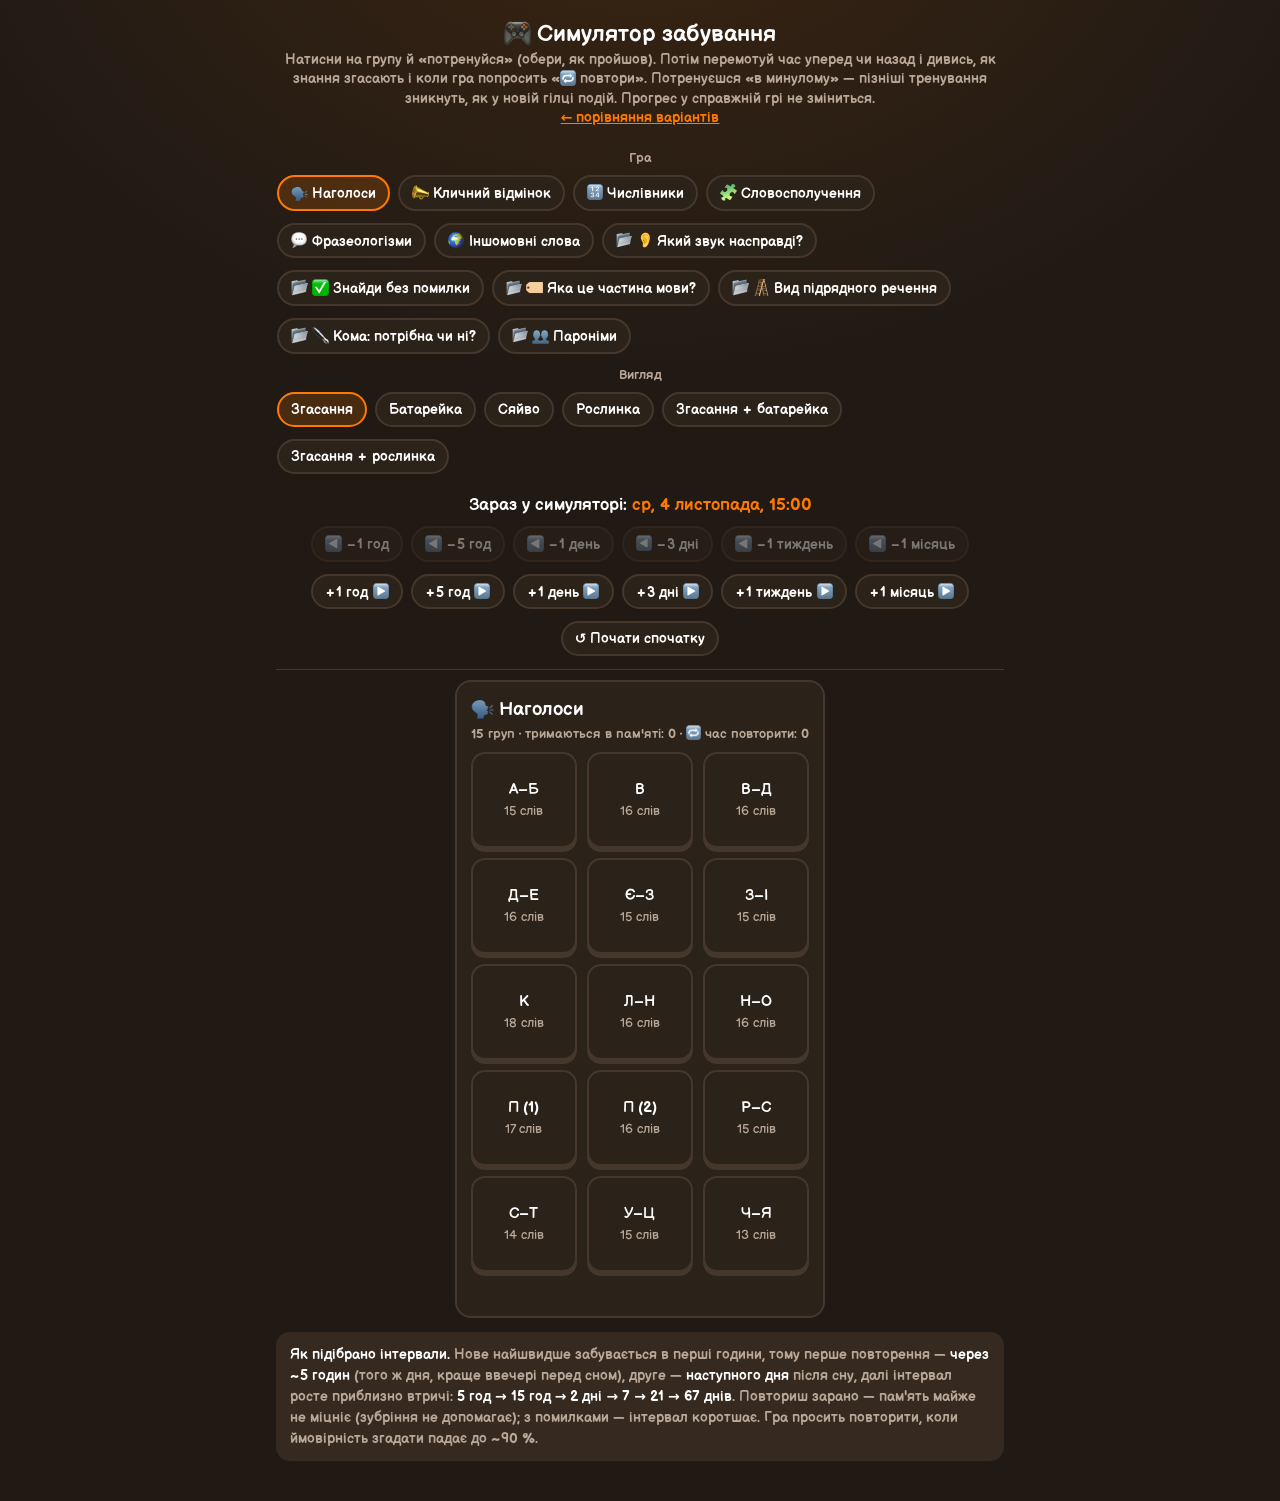
<file: simulator.html>
<!doctype html>
<html lang="uk">
<head>
<meta charset="utf-8">
<meta name="robots" content="noindex, nofollow">
<meta name="viewport" content="width=device-width, initial-scale=1">
<title>Симулятор забування</title>
<!-- Для власниці: імітація тренувань і плину часу з індикацією забування (memory.js) у різних іграх і варіантах вигляду.
     Дані — у пам'яті сторінки (не чіпають прогрес у грі). Назви груп — знімок із гри (04.11.2026). -->
<link rel="stylesheet" href="style.css?v=20261104e">
<style>
  body { padding: 12px 16px 40px; max-width: 760px; margin: 0 auto; }
  h1 { font-size: 23px; margin: 6px 0 2px; text-align: center; }
  .lead { color: var(--muted); text-align: center; margin: 0 0 12px; font-size: 14px; line-height: 1.4; }
  .lead a { color: var(--orange); }
  .row-title { font-size: 13px; color: var(--muted); margin: 10px 0 6px; }
  .chips { display: flex; flex-wrap: wrap; gap: 6px; }
  .chips::-webkit-scrollbar { display: none; }
  .chip { flex: 0 0 auto; padding: 7px 12px; border-radius: 99px; border: 2px solid var(--line); background: var(--surface); color: var(--text); font: inherit; font-size: 14px; cursor: pointer; white-space: nowrap; }
  .chip.on { border-color: var(--orange); background: rgba(255,121,0,.18); }
  .clock { position: sticky; top: 0; z-index: 5; background: var(--bg); padding: 10px 0; margin: 8px 0 10px; border-bottom: 1px solid var(--line); }
  .clock-now { text-align: center; font-size: 17px; margin-bottom: 8px; }
  .clock-now b { color: var(--orange); }
  .clock .chips { justify-content: center; flex-wrap: wrap; }
  .panel { background: var(--surface); border: 2px solid var(--line); border-radius: 16px; padding: 14px; }
  .panel h2 { margin: 0 0 4px; font-size: 19px; }
  .panel .sub { color: var(--muted); font-size: 13px; margin: 0 0 10px; }
  .sim-grid { display: grid; grid-template-columns: repeat(3, minmax(0, 1fr)); gap: 10px; }
  .sim-grid.narrow { grid-template-columns: repeat(4, minmax(0, 1fr)); }
  .sim-grid .group-tile { width: 100%; min-height: 96px; }
  .sim-grid .group-label { font-size: 15px; line-height: 1.2; white-space: normal; text-align: center; overflow-wrap: anywhere; }
  .sim-grid.narrow .group-label { font-size: 18px; }
  .sim-when { font-size: 11px; color: var(--muted); }
  .sheet { position: fixed; inset: 0; background: rgba(0,0,0,.55); display: flex; align-items: flex-end; justify-content: center; z-index: 20; }
  .sheet[hidden] { display: none; }
  .sheet-box { width: 100%; max-width: 520px; background: var(--surface); border-radius: 18px 18px 0 0; padding: 16px; border: 2px solid var(--line); }
  .sheet-box h3 { margin: 0 0 4px; font-size: 19px; }
  .sheet-box p { margin: 0 0 12px; color: var(--muted); font-size: 14px; }
  .acc-btns { display: grid; grid-template-columns: repeat(3, 1fr); gap: 8px; }
  .acc-btns button { padding: 12px 6px; border-radius: 12px; border: 2px solid var(--line); background: var(--surface-2); color: var(--text); font: inherit; font-size: 16px; cursor: pointer; }
  .toast { margin: 10px 0 0; min-height: 20px; text-align: center; color: var(--green); font-size: 15px; }
  .how { margin-top: 14px; background: var(--surface-2); border-radius: 14px; padding: 12px 14px; font-size: 14px; line-height: 1.5; color: var(--muted); }
  .how b { color: var(--text); }
</style>
</head>
<body>
  <h1>🎮 Симулятор забування</h1>
  <p class="lead">Натисни на групу й «потренуйся» (обери, як пройшов). Потім перемотуй час уперед чи назад і дивись, як знання згасають
  і коли гра попросить «🔁 повтори». Потренуєшся «в минулому» — пізніші тренування зникнуть, як у новій гілці подій. Прогрес у справжній грі не зміниться.<br><a href="zabuvannia.html">← порівняння варіантів</a></p>

  <div class="row-title">Гра</div>
  <div id="games" class="chips"></div>
  <div class="row-title">Вигляд</div>
  <div id="views" class="chips"></div>

  <div class="clock">
    <div class="clock-now">Зараз у симуляторі: <b id="now"></b></div>
    <div class="chips" id="back"></div>
    <div class="chips" id="jumps" style="margin-top:6px"></div>
  </div>

  <section class="panel">
    <h2 id="title"></h2>
    <p class="sub" id="sub"></p>
    <div id="grid" class="sim-grid"></div>
    <p class="toast" id="toast"></p>
  </section>

  <div class="how">
    <b>Як підібрано інтервали.</b> Нове найшвидше забувається в перші години, тому перше повторення — <b>через ~5 годин</b>
    (того ж дня, краще ввечері перед сном), друге — <b>наступного дня</b> після сну, далі інтервал росте приблизно втричі:
    <b>5 год → 15 год → 2 дні → 7 → 21 → 67 днів</b>. Повториш зарано — пам'ять майже не міцніє (зубріння не допомагає);
    з помилками — інтервал коротшає. Гра просить повторити, коли ймовірність згадати падає до ~90 %.
  </div>

  <div class="sheet" id="sheet" hidden>
    <div class="sheet-box">
      <h3 id="sheet-title"></h3>
      <p>Як пройшло тренування? (правильно з першого разу)</p>
      <div class="acc-btns" id="acc"></div>
      <button class="btn-secondary" id="sheet-close" style="width:100%;margin-top:10px">Скасувати</button>
    </div>
  </div>

<script>
// Заглушки з script.js: сховище — лише в пам'яті сторінки
const SIM_STORE = new Map();
function storageGet(k) { return SIM_STORE.has(k) ? SIM_STORE.get(k) : null; }
function storageSet(k, v) { SIM_STORE.set(k, String(v)); }
function plural(n, one, few, many) { const a = Math.abs(n) % 100, b = a % 10; return a > 10 && a < 20 ? many : b === 1 ? one : b >= 2 && b <= 4 ? few : many; }
const SIM_START = new Date(2026, 10, 4, 15, 0).getTime();
window.memFakeNow = SIM_START;
// Усі тренування — у журналі; стан у будь-який момент = повтор журналу до цього часу (тому час можна мотати й назад)
let SIM_LOG = []; // { key, acc, time }
function simReplay() {
  const now = window.memFakeNow;
  SIM_STORE.clear();
  SIM_LOG.filter(e => e.time <= now).sort((x, y) => x.time - y.time).forEach(e => {
    window.memFakeNow = e.time;
    memUpdate(e.key, e.acc);
  });
  window.memFakeNow = now;
}
</script>
<script src="memory.js?v=20261107b"></script>
<script>
const SIM_GAMES = [{"id":"naholosy","name":"🗣️ Наголоси","unit":["слово","слова","слів"],"open":false,"groups":[["А–Б",15],["В",16],["В–Д",16],["Д–Е",16],["Є–З",15],["З–І",15],["К",18],["Л–Н",16],["Н–О",16],["П (1)",17],["П (2)",16],["Р–С",15],["С–Т",14],["У–Ц",15],["Ч–Я",13]]},{"id":"klychnyi","name":"📣 Кличний відмінок","unit":["слово","слова","слів"],"open":true,"groups":[["На -а: Оксана → Оксано, Даша → Даше",291],["На -я: Наталя → Наталю, Настя → Насте",96],["Чоловічий рід на -р: Ігор → Ігорю",96],["Інші чоловічого роду: Андрій → Андрію",525],["Жіночий рід без -а/-я та IV відміна: ніч → ноче",59]]},{"id":"chyslivnyky","name":"🔢 Числівники","unit":["завдання","завдання","завдань"],"open":false,"groups":[["2, 3, 4",4],["5–10 (і 11–30)",5],["40, 90, 100",5],["50–80",5],["200–400",4],["500–900",6],["Інше: складені, порядкові, дроби, збірні",23]]},{"id":"slovospoluch","name":"🧩 Словосполучення","unit":["картка","картки","карток"],"open":false,"groups":[["Слововживання (1) · 1",28],["Слововживання (1) · 2",28],["Слововживання (1) · 3",28],["Слововживання (1) · 4",28],["Слововживання (1) · 5",26],["Пароніми (1) · 1",34],["Пароніми (1) · 2",34],["Пароніми (1) · 3",34],["Пароніми (1) · 4",34],["Пароніми (1) · 5",28],["Слововживання (2)",22]]},{"id":"frazeolohizmy","name":"💬 Фразеологізми","unit":["речення","речення","речень"],"open":false,"groups":[["Авгієві — берегти",28],["Бити — білими",22],["Брати — виводити",33],["Видно — гаряча",34],["Геркулесова — давати",34],["Далеко — дивитися",35],["До — заварити",34],["Задирати — зривати",30],["І — лізти",30],["Ловити — муляти",34],["Мухи — насиджене",26],["Не — неопалима",24],["Ні — олімпійський",33],["Опускати — плисти",33],["Подавати — потирати",34],["Потрапити — рота",34],["Руки — спіймати",34],["Ставати — тримати",34],["Тягти — ходити",29],["Хоч…",40],["Через — язик",12],["Як…",81]]},{"id":"inshomovni","name":"🌍 Іншомовні слова","unit":["слово","слова","слів"],"open":false,"groups":[["💥 Було на іспиті",33],["👩‍⚕️ Професії й заняття",20],["🧑‍🤝‍🧑 Хто є хто",21],["🙂 Характер (1)",19],["😏 Характер (2)",24],["💃 Зовнішність і враження",19],["💗 Почуття й стосунки",20],["🗣️ Мова й мовлення",26],["⚔️ Суперечки й ідеї",20],["📜 Документи й правила",21],["🏛️ Влада й суспільство",24],["💰 Гроші й бізнес",23],["🔬 Наука й пізнання",21],["🩺 Здоров'я й тіло",20],["🗺️ Місця й простір",22],["🖼️ Речі й мистецтво",21],["⏰ Час і події",22],["📈 Зміни й розвиток",18],["⚙️ Процеси й дії",21],["🔍 Справжнє чи ні",24],["📏 Міра й важливість",23],["🧪 Властивості (1)",22],["🏷️ Властивості (2)",23],["🏃 Дієслова (1)",18],["🏃‍♀️ Дієслова (2)",20],["🧩 Поняття (1)",18],["💡 Поняття (2)",17],["📱 Сучасні слова",11],["⛪ Релігія й давнина",9]]},{"id":"inshe_zvuk","name":"📂 👂 Який звук насправді?","unit":["завдання","завдання","завдань"],"groups":[["💥 Було на іспиті",51],["Дзвінкі не оглушуються",26],["Глухі перед дзвінкими",16],["Уподібнення за місцем творення",23],["Тверді й м'які",15]]},{"id":"inshe_bez_pomylky","name":"📂 ✅ Знайди без помилки","unit":["завдання","завдання","завдань"],"groups":[["💥 Було на іспиті",18],["Речення, як на НМТ",17],["Подвоєння",12],["Ненаголошені е, и",10],["Апостроф і м'який знак",14],["Іншомовні слова",12]]},{"id":"inshe_chastyny_movy","name":"📂 🏷️ Яка це частина мови?","unit":["завдання","завдання","завдань"],"groups":[["💥 Було на іспиті",52],["З іспитів НМТ 2022–2023",20],["З іспитів НМТ 2024–2026",32],["Займенник, сполучник чи частка",18],["Прислівник чи інша частина мови",15],["Числівник, займенник чи інше",19],["Дієслово, дієприкметник, дієприслівник",12]]},{"id":"inshe_pidriadne","name":"📂 🪜 Вид підрядного речення","unit":["завдання","завдання","завдань"],"groups":[["💥 Було на іспиті",58],["Обставинні",44],["Означальні й з'ясувальні",20],["Пастки: що, коли, щоб, як",24]]},{"id":"inshe_koma","name":"📂 ✒️ Кома: потрібна чи ні?","unit":["завдання","завдання","завдань"],"groups":[["💥 Було на іспиті",28],["Вставні слова й звертання",13],["Складне речення",15],["Відокремлені члени",14],["Порівняльні звороти",11],["Однорідні члени",17]]},{"id":"inshe_paronimy","name":"📂 👥 Пароніми","unit":["завдання","завдання","завдань"],"groups":[["💥 Було на іспиті",7],["Знайди помилку",33],["Обери правильне",15]]}];
const VIEWS = [[1, "Згасання"], [2, "Батарейка"], [3, "Сяйво"], [4, "Рослинка"], [5, "Згасання + батарейка"], [6, "Згасання + рослинка"]];
const JUMPS = [["+1 год ▶", 1 / 24], ["+5 год ▶", 5 / 24], ["+1 день ▶", 1], ["+3 дні ▶", 3], ["+1 тиждень ▶", 7], ["+1 місяць ▶", 30], ["↺ Почати спочатку", 0]];
const BACKS = [["◀ −1 год", -1 / 24], ["◀ −5 год", -5 / 24], ["◀ −1 день", -1], ["◀ −3 дні", -3], ["◀ −1 тиждень", -7], ["◀ −1 місяць", -30]];
const ACC = [1, 0.9, 0.8, 0.6, 0.4, 0.2];
let game = SIM_GAMES[0], view = 1, picked = null;

function fmtNow() {
  const d = new Date(window.memFakeNow);
  const days = ["нд", "пн", "вт", "ср", "чт", "пт", "сб"][d.getDay()];
  return `${days}, ${d.toLocaleDateString("uk-UA", { day: "numeric", month: "long" })}, ${String(d.getHours()).padStart(2, "0")}:${String(d.getMinutes()).padStart(2, "0")}`;
}
function chips(box, list, isOn, onPick, label = item => item[1]) {
  box.innerHTML = "";
  list.forEach(item => {
    const b = document.createElement("button");
    b.className = "chip" + (isOn(item) ? " on" : "");
    b.textContent = label(item);
    b.addEventListener("click", () => onPick(item));
    box.appendChild(b);
  });
}
const keyOf = (g, i) => `sim_${g.id}_${i}`;

function draw() {
  chips(document.getElementById("games"), SIM_GAMES.map(g => [g, g.name]), x => x[0] === game, x => { game = x[0]; draw(); });
  chips(document.getElementById("views"), VIEWS, x => x[0] === view, x => { view = x[0]; draw(); });
  const jump = x => {
    if (!x[1]) { window.memFakeNow = SIM_START; SIM_LOG = []; }
    else window.memFakeNow = Math.max(SIM_START, window.memFakeNow + x[1] * MEM_DAY);
    simReplay();
    document.getElementById("toast").textContent = "";
    draw();
  };
  chips(document.getElementById("back"), BACKS, () => false, jump, x => x[0]);
  chips(document.getElementById("jumps"), JUMPS, () => false, jump, x => x[0]);
  document.querySelectorAll("#back .chip").forEach(b => { b.disabled = window.memFakeNow <= SIM_START; b.style.opacity = b.disabled ? 0.4 : 1; });
  document.getElementById("now").textContent = fmtNow();
  document.getElementById("title").textContent = game.name;
  const grid = document.getElementById("grid");
  const narrow = false;
  grid.className = "sim-grid" + (narrow ? " narrow" : "");
  grid.innerHTML = "";
  let due = 0, learned = 0;
  game.groups.forEach(([name, n], i) => {
    const key = keyOf(game, i);
    const st = memState(key);
    const btn = document.createElement("button");
    btn.type = "button";
    btn.className = "group-tile train-tile";
    const info = !st ? `${n} ${plural(n, ...game.unit)}` : st.a >= 0.999 ? "✓ вивчено" : `${Math.round(st.a * 100)}%`;
    btn.innerHTML = `<span class="group-label"></span><span class="group-info"></span>`;
    btn.querySelector(".group-label").textContent = name;
    btn.querySelector(".group-info").textContent = info;
    if (st) {
      memPaint(btn, st, view);
      const w = document.createElement("span");
      w.className = "sim-when";
      w.textContent = st.due ? `пам'ять ${Math.round(st.r * 100)}%` : `повтори ${memWhen(st.days)}`;
      btn.appendChild(w);
      if (st.due) due++; else learned++;
    }
    btn.addEventListener("click", () => openSheet(i, name));
    grid.appendChild(btn);
  });
  document.getElementById("sub").textContent = `${game.groups.length} груп · тримаються в пам'яті: ${learned} · 🔁 час повторити: ${due}`;
}
function openSheet(i, name) {
  picked = i;
  document.getElementById("sheet-title").textContent = name;
  const box = document.getElementById("acc");
  box.innerHTML = "";
  ACC.forEach(a => {
    const b = document.createElement("button");
    b.textContent = a >= 1 ? "100 % 🎉" : `${Math.round(a * 100)} %`;
    b.addEventListener("click", () => {
      // тренування «в минулому» скасовує все, що було пізніше (нова гілка подій)
      SIM_LOG = SIM_LOG.filter(e => e.time <= window.memFakeNow);
      SIM_LOG.push({ key: keyOf(game, picked), acc: a, time: window.memFakeNow });
      const s = memUpdate(keyOf(game, picked), a);
      document.getElementById("sheet").hidden = true;
      document.getElementById("toast").textContent = `«${name}»: ${Math.round(a * 100)} % · 🧠 повтори ${memWhen(s)}`;
      draw();
    });
    box.appendChild(b);
  });
  document.getElementById("sheet").hidden = false;
}
document.getElementById("sheet-close").addEventListener("click", () => { document.getElementById("sheet").hidden = true; });
document.getElementById("sheet").addEventListener("click", e => { if (e.target.id === "sheet") e.target.hidden = true; });
draw();
</script>
<script src="emoji.js?v=20261108c"></script> <!-- 😀 смайлики як у Telegram -->
</body>
</html>
</file>
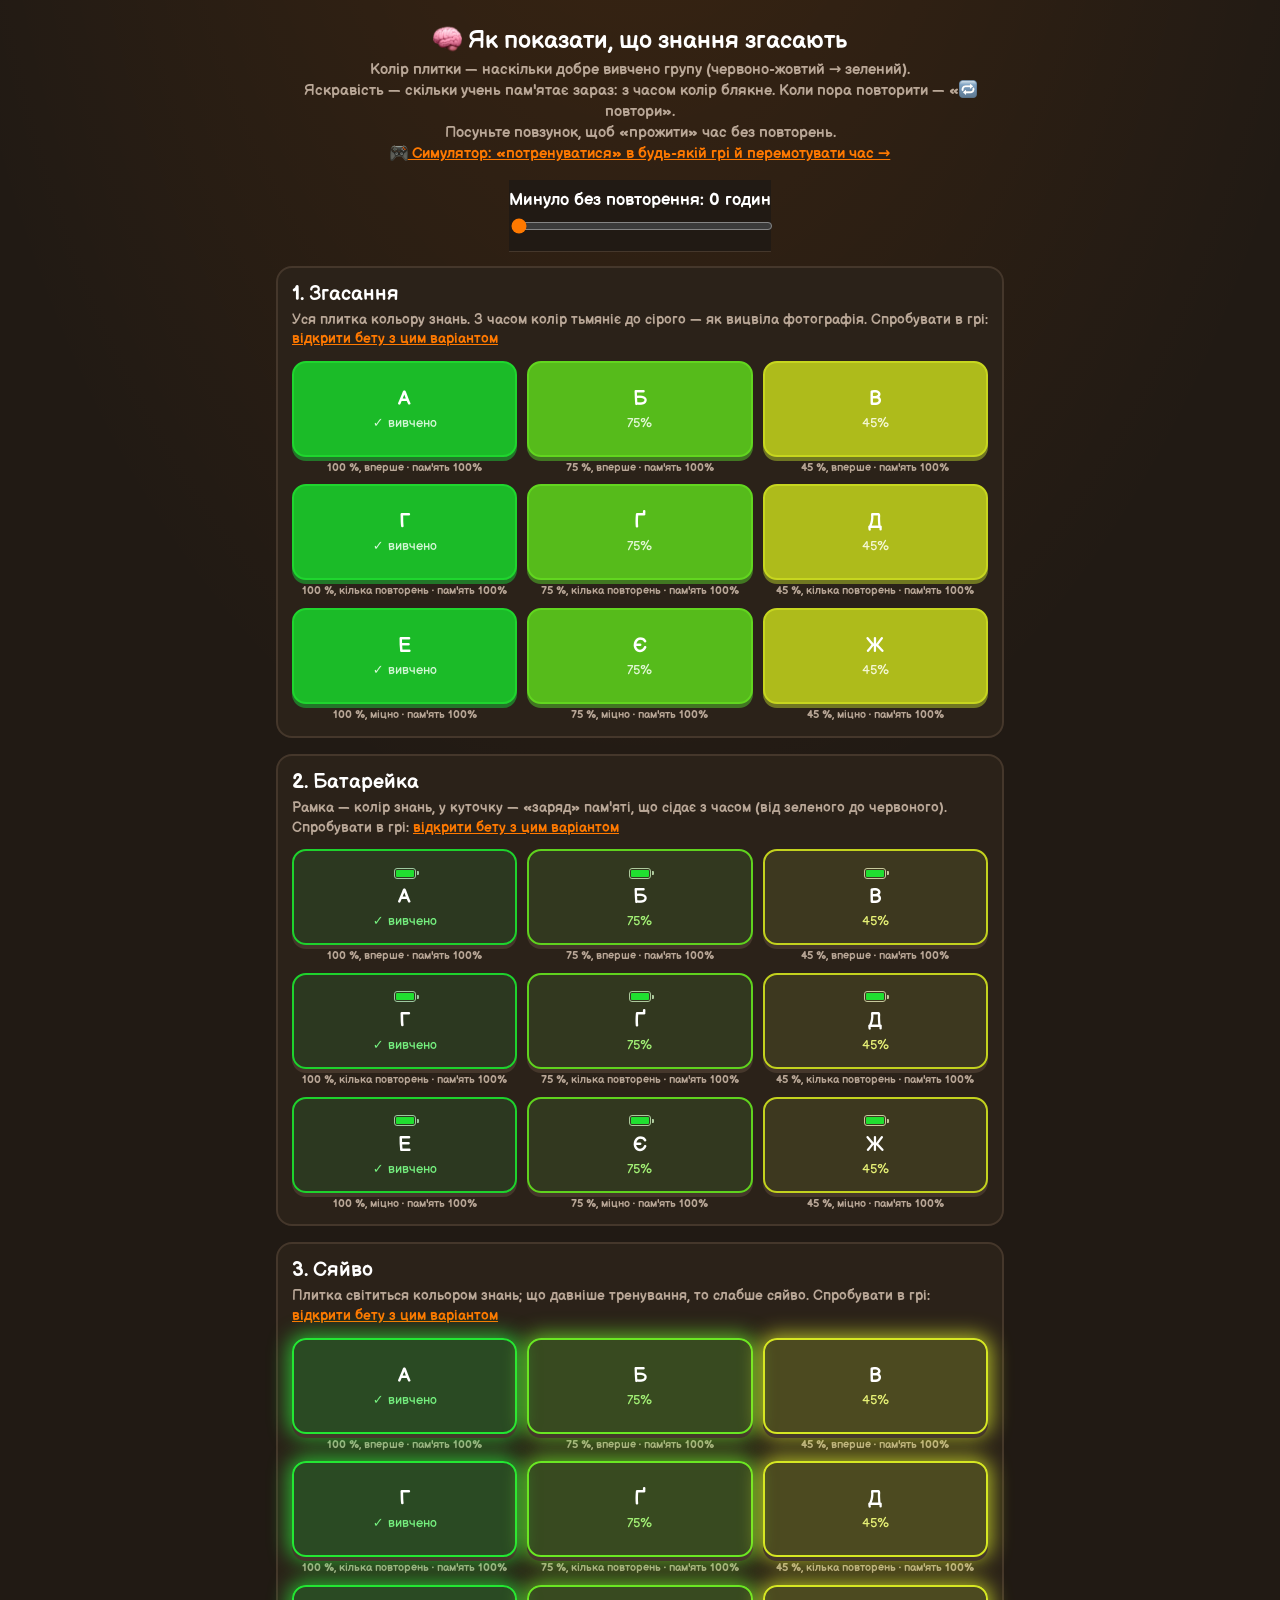
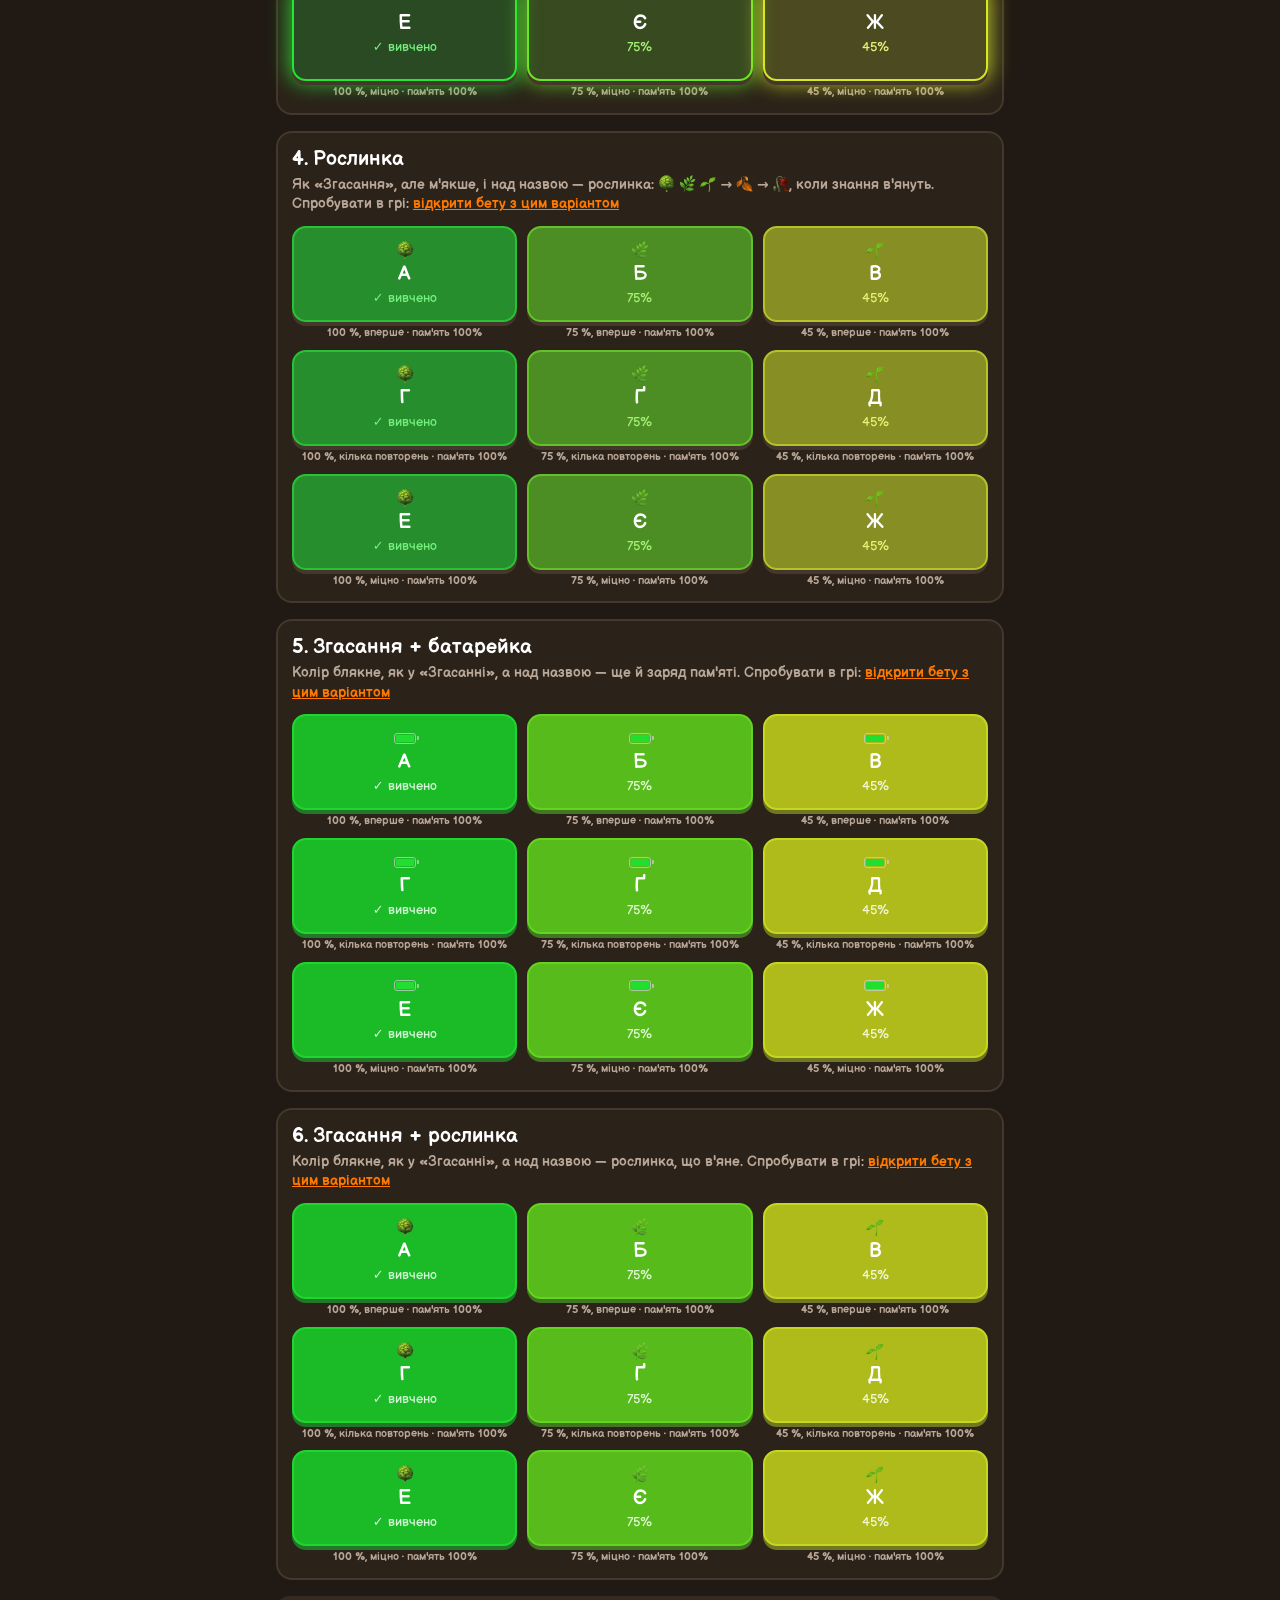
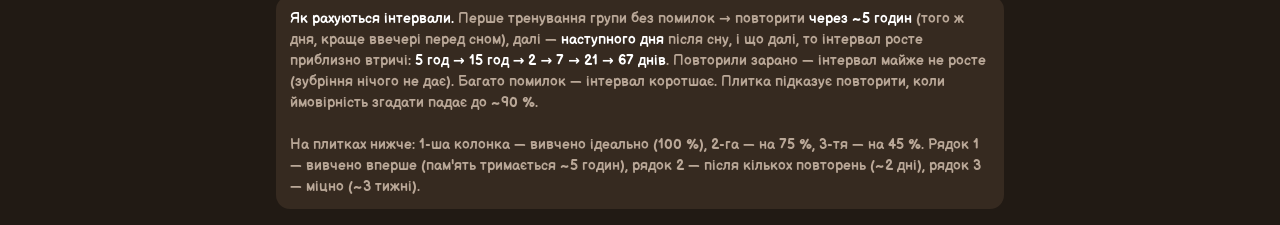
<file: zabuvannia.html>
<!doctype html>
<html lang="uk">
<head>
<meta charset="utf-8">
<meta name="robots" content="noindex, nofollow">
<meta name="viewport" content="width=device-width, initial-scale=1">
<title>Індикація забування</title>
<!-- Сторінка для власниці: варіанти вигляду плиток із забуванням (memory.js). У грі — …/?b&view=N -->
<link rel="stylesheet" href="style.css?v=20261104e">
<style>
  body { padding: 16px; max-width: 760px; margin: 0 auto; }
  h1 { font-size: 24px; margin: 8px 0 4px; text-align: center; }
  .lead { color: var(--muted); text-align: center; margin: 0 0 16px; font-size: 15px; line-height: 1.4; }
  .slider { position: sticky; top: 0; z-index: 5; background: var(--bg); padding: 10px 0 12px; border-bottom: 1px solid var(--line); margin-bottom: 14px; }
  .slider label { display: block; text-align: center; font-size: 17px; margin-bottom: 6px; }
  .slider input { width: 100%; accent-color: var(--orange); }
  .variant { background: var(--surface); border: 2px solid var(--line); border-radius: 16px; padding: 14px; margin-bottom: 16px; }
  .variant h2 { margin: 0 0 4px; font-size: 20px; }
  .variant p { margin: 0 0 12px; color: var(--muted); font-size: 14px; line-height: 1.4; }
  .variant a { color: var(--orange); }
  .demo-grid { display: grid; grid-template-columns: repeat(3, minmax(0, 1fr)); gap: 10px; }
  .demo-grid > div { display: flex; flex-direction: column; min-width: 0; }
  .demo-grid .group-tile { width: 100%; flex: 1; min-height: 96px; }
  .cap { font-size: 11px; color: var(--muted); text-align: center; margin-top: 4px; line-height: 1.25; }
  .how { background: var(--surface-2); border-radius: 14px; padding: 12px 14px; font-size: 14px; line-height: 1.5; color: var(--muted); }
  .how b { color: var(--text); }
</style>
</head>
<body>
  <h1>🧠 Як показати, що знання згасають</h1>
  <p class="lead">Колір плитки — наскільки добре вивчено групу (червоно-жовтий → зелений).<br>
  Яскравість — скільки учень пам'ятає <b>зараз</b>: з часом колір блякне. Коли пора повторити — «🔁 повтори».<br>
  Посуньте повзунок, щоб «прожити» час без повторень.
  <br><a href="simulator.html" style="color:var(--orange)">🎮 Симулятор: «потренуватися» в будь-якій грі й перемотувати час →</a></p>

  <div class="slider">
    <label>Минуло без повторення: <b id="days-out">0 днів</b></label>
    <input id="days" type="range" min="0" max="14" step="1" value="0">
  </div>

  <div id="variants"></div>

  <div class="how">
    <b>Як рахуються інтервали.</b> Перше тренування групи без помилок → повторити <b>через ~5 годин</b> (того ж дня, краще ввечері перед сном),
    далі — <b>наступного дня</b> після сну, і що далі, то інтервал росте приблизно втричі: <b>5 год → 15 год → 2 → 7 → 21 → 67 днів</b>.
    Повторили зарано — інтервал майже не росте (зубріння нічого не дає). Багато помилок — інтервал коротшає.
    Плитка підказує повторити, коли ймовірність згадати падає до ~90 %.
    <br><br>На плитках нижче: 1-ша колонка — вивчено ідеально (100 %), 2-га — на 75 %, 3-тя — на 45 %.
    Рядок 1 — вивчено вперше (пам'ять тримається ~5 годин), рядок 2 — після кількох повторень (~2 дні), рядок 3 — міцно (~3 тижні).
  </div>

<script>
// Заглушки з script.js, потрібні memory.js
function storageGet(k) { try { return localStorage.getItem(k); } catch (e) { return null; } }
function storageSet() {}
function plural(n, one, few, many) { const a = Math.abs(n) % 100, b = a % 10; return a > 10 && a < 20 ? many : b === 1 ? one : b >= 2 && b <= 4 ? few : many; }
</script>
<script src="memory.js?v=20261107b"></script>
<script>
const VARIANTS = [
  [1, "1. Згасання", "Уся плитка кольору знань. З часом колір тьмяніє до сірого — як вицвіла фотографія."],
  [2, "2. Батарейка", "Рамка — колір знань, у куточку — «заряд» пам'яті, що сідає з часом (від зеленого до червоного)."],
  [3, "3. Сяйво", "Плитка світиться кольором знань; що давніше тренування, то слабше сяйво."],
  [4, "4. Рослинка", "Як «Згасання», але м'якше, і над назвою — рослинка: 🌳 🌿 🌱 → 🍂 → 🥀, коли знання в'януть."],
  [5, "5. Згасання + батарейка", "Колір блякне, як у «Згасанні», а над назвою — ще й заряд пам'яті."],
  [6, "6. Згасання + рослинка", "Колір блякне, як у «Згасанні», а над назвою — рослинка, що в'яне."]
];
const ROWS = [[0.2, "вперше"], [2, "кілька повторень"], [21, "міцно"]];
const STEPS = [0, 2 / 24, 5 / 24, 12 / 24, 1, 2, 3, 5, 7, 10, 14, 21, 30, 45, 60];
const stepName = d => d < 1 ? `${Math.round(d * 24)} ${plural(Math.round(d * 24), "година", "години", "годин")}` : `${d} ${plural(d, "день", "дні", "днів")}`;
const COLS = [[1, "100 %"], [0.75, "75 %"], [0.45, "45 %"]];
const LETTERS = ["А", "Б", "В", "Г", "Ґ", "Д", "Е", "Є", "Ж"];

function draw() {
  const days = STEPS[Number(document.getElementById("days").value)];
  document.getElementById("days-out").textContent = stepName(days);
  const box = document.getElementById("variants");
  box.innerHTML = "";
  VARIANTS.forEach(([v, name, desc]) => {
    const sec = document.createElement("section");
    sec.className = "variant";
    sec.innerHTML = `<h2>${name}</h2><p>${desc} Спробувати в грі: <a href="./?b&view=${v}">відкрити бету з цим варіантом</a></p>`;
    const grid = document.createElement("div");
    grid.className = "demo-grid";
    let li = 0;
    ROWS.forEach(([s, rowName]) => COLS.forEach(([a, colName]) => {
      const m = { s, t: Date.now() - days * MEM_DAY, a };
      const r = memRecall(m);
      const st = { a, r, due: r < MEM_DUE, days: s - days, s };
      const wrap = document.createElement("div");
      const btn = document.createElement("button");
      btn.type = "button";
      btn.className = "group-tile train-tile";
      btn.innerHTML = `<span class="group-label">${LETTERS[li++]}</span><span class="group-info">${a >= 1 ? "✓ вивчено" : Math.round(a * 100) + "%"}</span>`;
      memPaint(btn, st, v);
      const cap = document.createElement("div");
      cap.className = "cap";
      cap.textContent = `${colName}, ${rowName} · пам'ять ${Math.round(r * 100)}%`;
      wrap.append(btn, cap);
      grid.appendChild(wrap);
    }));
    sec.appendChild(grid);
    box.appendChild(sec);
  });
}
document.getElementById("days").addEventListener("input", draw);
draw();
</script>
<script src="emoji.js?v=20261108c"></script> <!-- 😀 смайлики як у Telegram -->
</body>
</html>
</file>
<file: style.css>
/* Шрифт з кирилицею (Comic Neue її не має, тому на телефонах був стандартний шрифт) */
@font-face {
  font-family: 'Balsamiq Sans';
  font-style: normal;
  font-weight: 400;
  font-display: swap;
  src: url(fonts/balsamiq-sans-cyrillic-400-normal.woff2) format('woff2');
  unicode-range: U+0301, U+0400-045F, U+0490-0491, U+04B0-04B1, U+2116;
}
@font-face {
  font-family: 'Balsamiq Sans';
  font-style: normal;
  font-weight: 700;
  font-display: swap;
  src: url(fonts/balsamiq-sans-cyrillic-700-normal.woff2) format('woff2');
  unicode-range: U+0301, U+0400-045F, U+0490-0491, U+04B0-04B1, U+2116;
}
@font-face {
  font-family: 'Balsamiq Sans';
  font-style: normal;
  font-weight: 400;
  font-display: swap;
  src: url(fonts/balsamiq-sans-latin-400-normal.woff2) format('woff2');
  unicode-range: U+0000-00FF, U+0131, U+0152-0153, U+02BB-02BC, U+02C6, U+02DA, U+02DC, U+0304, U+0308, U+0329, U+2000-206F, U+20AC, U+2122, U+2191, U+2193, U+2212, U+2215, U+FEFF, U+FFFD;
}
@font-face {
  font-family: 'Balsamiq Sans';
  font-style: normal;
  font-weight: 700;
  font-display: swap;
  src: url(fonts/balsamiq-sans-latin-700-normal.woff2) format('woff2');
  unicode-range: U+0000-00FF, U+0131, U+0152-0153, U+02BB-02BC, U+02C6, U+02DA, U+02DC, U+0304, U+0308, U+0329, U+2000-206F, U+20AC, U+2122, U+2191, U+2193, U+2212, U+2215, U+FEFF, U+FFFD;
}

:root {
  --bg: #211a14;
  --surface: #2b2219;
  --surface-2: #362a20;
  --line: #45372b;
  --brown: #574435;
  --orange: #FF7900;
  --orange-dark: #d96700;
  --green: #4CAF50;
  --red: #e0533d;
  --text: #ffffff;
  --muted: #b9a797;
  --radius: 16px;
  --font: 'Balsamiq Sans', 'Comic Sans MS', 'Comic Neue', system-ui, sans-serif;
}

*,
*::before,
*::after {
  box-sizing: border-box;
}

html {
  -webkit-text-size-adjust: 100%;
}

body {
  margin: 0;
  min-height: 100vh;
  min-height: 100dvh;
  display: flex;
  flex-direction: column;
  align-items: center;
  padding:
    max(16px, env(safe-area-inset-top))
    max(16px, env(safe-area-inset-right))
    max(16px, env(safe-area-inset-bottom))
    max(16px, env(safe-area-inset-left));
  background:
    radial-gradient(ellipse 80% 50% at 50% -10%, rgba(255, 121, 0, 0.12), transparent 70%),
    var(--bg);
  color: var(--text);
  font-family: var(--font);
  font-weight: 700;
  -webkit-tap-highlight-color: transparent;
  /* заборона виділення й копіювання тексту */
  -webkit-user-select: none;
  user-select: none;
  -webkit-touch-callout: none;
}

input,
textarea {
  -webkit-user-select: text;
  user-select: text;
}

img {
  -webkit-user-drag: none;
}

.loading {
  display: block;
  text-align: center;
  color: var(--muted);
  animation: pulse 1.2s ease-in-out infinite;
}

@keyframes pulse {
  50% { opacity: 0.4; }
}

[hidden] {
  display: none !important;
}

button {
  font: inherit;
  color: inherit;
  border: none;
  cursor: pointer;
  touch-action: manipulation;
  -webkit-user-select: none;
  user-select: none;
}

button:focus-visible {
  outline: 3px solid var(--orange);
  outline-offset: 3px;
}

.screen {
  width: 100%;
  max-width: 560px;
  flex: 1 0 auto;
  display: flex;
  flex-direction: column;
  animation: fade-in 0.25s ease-out;
}

/* ---------- Меню ---------- */

#menu {
  justify-content: center;
  padding-bottom: 8vh;
}

.title {
  margin: 0 0 28px;
  font-size: clamp(30px, 8vw, 42px);
  line-height: 1.15;
  text-align: center;
}

/* Сітка ігор: «Наголоси» на всю ширину, решта — плитки по 2 (на компі по 3) */
.game-grid {
  display: grid;
  grid-template-columns: repeat(2, minmax(0, 1fr));
  gap: 12px;
}

@media (min-width: 520px) {
  .game-grid {
    grid-template-columns: repeat(3, minmax(0, 1fr));
  }
}

.game-tile {
  position: relative;
  display: flex;
  flex-direction: column;
  align-items: flex-start;
  gap: 6px;
  min-height: 112px;
  padding: 14px;
  text-align: left;
  background: var(--surface);
  border: 2px solid var(--line);
  border-radius: var(--radius);
  box-shadow: 0 4px 0 var(--line);
  transition: transform 0.12s ease, box-shadow 0.12s ease, border-color 0.15s ease;
}

.game-tile:active {
  transform: translateY(3px);
  box-shadow: 0 1px 0 var(--line);
}

.tile-icon {
  font-size: 28px;
  line-height: 1;
}

.tile-name {
  /* на вузьких екранах шрифт трохи менший, щоб довгі слова не розривались */
  font-size: clamp(14px, 4.4vw, 18px);
  line-height: 1.15;
  overflow-wrap: break-word;
}

.game-tile .badge {
  position: absolute;
  top: 10px;
  right: 10px;
}

.game-tile.featured {
  grid-column: 1 / -1;
  flex-direction: row;
  align-items: center;
  gap: 14px;
  min-height: 0;
  padding: 18px 20px;
  background: var(--orange);
  border-color: var(--orange);
  box-shadow: 0 6px 0 var(--orange-dark);
}

.game-tile.featured:active {
  box-shadow: 0 3px 0 var(--orange-dark);
}

.game-tile.featured .tile-icon {
  font-size: 32px;
}

.game-tile.featured .tile-name {
  flex: 1;
  min-width: 0;
  font-size: 24px;
  overflow-wrap: normal;
}

.game-tile.featured .mode-best {
  white-space: nowrap;
}

.game-tile.featured .mode-best {
  opacity: 0.9;
}

/* Ще не готові ігри — приглушені */
.game-tile.is-soon {
  background: transparent;
  border-style: dashed;
  box-shadow: none;
  color: var(--muted);
}

.game-tile.is-soon .tile-icon {
  filter: grayscale(0.6);
  opacity: 0.7;
}

.mode-best {
  font-size: 14px;
  font-weight: 400;
  opacity: 0.8;
}

.mode-best:empty {
  display: none;
}

.mode-arrow {
  font-size: 28px;
  line-height: 1;
  opacity: 0.7;
}

.badge {
  display: inline-block;
  padding: 2px 9px;
  border-radius: 999px;
  background: var(--brown);
  color: #fff;
  font-size: 13px;
}

.badge-beta {
  background: #2f6b33;
}

.badge-pro {
  background: linear-gradient(135deg, #f2b705, #e07a10);
  color: #fff;
  font-weight: 700;
}

/* Турнірна таблиця — окремо від ігор */
.leaders-btn {
  display: flex;
  align-items: center;
  gap: 12px;
  width: 100%;
  margin-top: 16px;
  padding: 14px 18px;
  background: var(--surface-2);
  border: 2px solid var(--line);
  border-radius: var(--radius);
  font-size: 18px;
  text-align: left;
}

.leaders-btn span:nth-child(2) {
  flex: 1;
}

.brand-tag-soon {
  margin: -8px 0 18px;
}

/* ---------- Верхня панель ---------- */

.top-bar {
  display: flex;
  align-items: center;
  gap: 12px;
  margin-bottom: 16px;
}

.icon-btn {
  padding: 8px 14px;
  border-radius: 999px;
  background: var(--brown);
  font-size: 15px;
}

.lives {
  flex: 1;
  text-align: center;
  font-size: 22px;
  letter-spacing: 2px;
}

.lives .heart {
  display: inline-block;
  transition: opacity 0.3s ease, filter 0.3s ease, transform 0.3s ease;
}

.lives .heart.lost {
  opacity: 0.25;
  filter: grayscale(1);
  transform: scale(0.8);
}

.lives.hit {
  animation: shake 0.4s ease;
}

.score {
  min-width: 56px;
  padding: 8px 14px;
  border-radius: 999px;
  background: var(--surface-2);
  text-align: center;
  font-size: 18px;
}

.score::before {
  content: '⭐ ';
}

.score.bump {
  animation: bump 0.3s ease;
}

/* ---------- Картка з питанням ---------- */

.card {
  padding: 24px 20px;
  background: var(--surface);
  border: 2px solid var(--line);
  border-radius: 22px;
}

.question {
  margin: 0 0 20px;
  text-align: center;
  font-size: 20px;
  color: var(--muted);
}

.answers {
  display: grid;
  gap: 12px;
}

/* Варіанти наголосу */
.answer {
  display: flex;
  flex-direction: column;
  align-items: center;
  justify-content: center;
  gap: 2px;
  width: 100%;
  min-height: 64px;
  padding: 14px 18px;
  background: var(--surface-2);
  border: 2px solid var(--line);
  border-radius: var(--radius);
  font-size: 28px;
  letter-spacing: 0.5px;
  box-shadow: 0 4px 0 var(--line);
  transition: transform 0.1s ease, box-shadow 0.1s ease, background-color 0.15s ease, border-color 0.15s ease;
}

.answer:active {
  transform: translateY(3px);
  box-shadow: 0 1px 0 var(--line);
}

.answer .stress {
  color: var(--orange);
}

.answer .note {
  font-size: 15px;
  font-weight: 400;
  color: var(--muted);
  letter-spacing: 0;
}

@media (hover: hover) {
  .answer:hover,
  .chip:hover,
  .ok-btn:hover {
    border-color: var(--orange);
  }

  .game-tile:not(.featured):hover,
  .leaders-btn:hover {
    border-color: var(--orange);
  }
}

/* ---------- Лексична помилка ---------- */

.sentence {
  margin-bottom: 18px;
  line-height: 1.25;
  text-align: left;
}

.chip {
  display: inline-block;
  margin: 3px 1px;
  padding: 5px 7px;
  background: transparent;
  border: 2px solid transparent;
  border-radius: 10px;
  font-size: 20px;
  font-weight: 400;
  transition: background-color 0.15s ease, border-color 0.15s ease;
}

.ok-btn {
  width: 100%;
  min-height: 56px;
  padding: 12px 18px;
  background: var(--surface-2);
  border: 2px solid var(--line);
  border-radius: var(--radius);
  font-size: 20px;
  box-shadow: 0 4px 0 var(--line);
}

/* ---------- Стани відповідей ---------- */

.correct,
.answer.correct,
.ok-btn.correct {
  background-color: var(--green);
  border-color: var(--green);
  box-shadow: 0 4px 0 #3a8a3e;
}

.chip.correct {
  box-shadow: none;
}

.correct .stress,
.correct .note {
  color: #fff;
}

.wrong {
  background-color: var(--red);
  border-color: var(--red);
  box-shadow: 0 4px 0 #a63a2a;
  animation: shake 0.4s ease;
}

.chip.wrong {
  box-shadow: none;
}

.dim {
  opacity: 0.45;
}

.blink {
  animation: blink 0.5s linear infinite;
}

.strikethrough {
  text-decoration: line-through;
  text-decoration-thickness: 2px;
}

.feedback {
  min-height: 1.4em;
  margin: 16px 0 0;
  text-align: center;
  font-size: 17px;
  color: var(--muted);
}

.feedback.good {
  color: var(--green);
}

.feedback.bad {
  color: var(--red);
}

.hint {
  margin: 14px 0 0;
  text-align: center;
  font-size: 13px;
  font-weight: 400;
  color: var(--muted);
  opacity: 0.7;
}

@media (hover: none) {
  .hint {
    display: none;
  }
}

/* ---------- Кінець гри ---------- */

#over {
  justify-content: center;
  padding-bottom: 8vh;
}

.over-card {
  text-align: center;
}

.over-emoji {
  font-size: 48px;
}

.over-card h2 {
  margin: 8px 0 4px;
  font-size: 28px;
}

.over-score {
  margin: 8px 0;
  font-size: 64px;
  line-height: 1;
  color: var(--orange);
}

.over-best {
  margin: 0 0 24px;
  color: var(--muted);
}

.over-actions {
  display: grid;
  gap: 12px;
}

.btn-primary,
.btn-secondary {
  width: 100%;
  padding: 16px;
  border-radius: var(--radius);
  font-size: 20px;
  transition: transform 0.1s ease, box-shadow 0.1s ease;
}

.btn-primary {
  background: var(--orange);
  box-shadow: 0 5px 0 var(--orange-dark);
}

.btn-primary:active {
  transform: translateY(3px);
  box-shadow: 0 2px 0 var(--orange-dark);
}

.btn-secondary {
  background: var(--brown);
}

/* ---------- Логотип і підпис ---------- */

.menu-logo {
  display: flex;
  flex-direction: column;
  align-items: center;
  gap: 8px;
  margin-bottom: 18px;
}

.menu-logo img {
  width: 96px;
  height: 96px;
  filter: drop-shadow(0 6px 14px rgba(255, 121, 0, 0.35));
}

.handle {
  color: var(--orange);
  font-size: 18px;
  letter-spacing: 0.5px;
}

/* Плашка з логотипом у картці гри — щоб її було видно на скриншотах */
.brand-tag {
  display: flex;
  align-items: center;
  justify-content: center;
  gap: 8px;
  margin: -6px 0 14px;
  color: var(--orange);
  font-size: 16px;
  letter-spacing: 0.5px;
}

.brand-tag img {
  width: 28px;
  height: 28px;
}

.brand-tag-bottom {
  margin: 18px 0 0;
}

.over-logo {
  width: 80px;
  height: 80px;
  filter: drop-shadow(0 6px 14px rgba(255, 121, 0, 0.35));
}

.brand {
  display: flex;
  align-items: center;
  gap: 10px;
  margin-top: 28px;
  padding: 6px 16px 6px 6px;
  border-radius: 999px;
  background: var(--surface);
  border: 2px solid var(--line);
  color: var(--text);
  font-size: 16px;
  font-weight: 400;
  letter-spacing: 0.5px;
}

.brand img {
  width: 36px;
  height: 36px;
}

.brand b {
  color: var(--orange);
}

/* ---------- Анімації ---------- */

@keyframes blink {
  50% { background-color: #e6c200; border-color: #e6c200; }
}

@keyframes shake {
  0%, 100% { transform: translateX(0); }
  25% { transform: translateX(-6px); }
  75% { transform: translateX(6px); }
}

@keyframes bump {
  50% { transform: scale(1.15); }
}

@keyframes fade-in {
  from { opacity: 0; transform: translateY(6px); }
  to { opacity: 1; transform: none; }
}

@media (prefers-reduced-motion: reduce) {
  *,
  *::before,
  *::after {
    animation-duration: 0.01ms !important;
    animation-iteration-count: 1 !important;
    transition-duration: 0.01ms !important;
  }
}

/* Маленькі телефони */
@media (max-width: 360px) {
  .answer {
    font-size: 24px;
  }

  .chip {
    font-size: 18px;
  }
}

/* ---------- Прогрес (Наголоси) ---------- */

.progress {
  margin: -4px 0 16px;
}

.progress-track {
  height: 10px;
  border-radius: 999px;
  background: var(--surface-2);
  overflow: hidden;
}

.progress-fill {
  width: 0;
  height: 100%;
  border-radius: inherit;
  background: linear-gradient(90deg, var(--orange-dark), var(--orange));
  transition: width 0.4s ease;
}

.progress.done .progress-fill {
  background: linear-gradient(90deg, #3a8a3e, var(--green));
}

/* ---------- Помилки після гри ---------- */

.mistakes {
  margin-top: 16px;
}

.mistakes h3 {
  margin: 0 0 12px;
  font-size: 20px;
  text-align: center;
}

.mistakes-list {
  margin: 0;
  padding: 0;
  list-style: none;
  display: grid;
  gap: 10px;
}

.mistakes-list li {
  display: flex;
  flex-wrap: wrap;
  align-items: baseline;
  justify-content: center;
  gap: 6px 12px;
  padding: 12px;
  border-radius: 12px;
  background: var(--surface-2);
  font-size: 22px;
}

.mistakes-list .was {
  color: var(--red);
  text-decoration: line-through;
  font-size: 18px;
}

.mistakes-list .arrow {
  color: var(--muted);
  font-size: 18px;
}

.mistakes-list .right .stress {
  color: var(--green);
}

.mistakes-list .note {
  margin-left: 6px;
  font-size: 14px;
  font-weight: 400;
  color: var(--muted);
}

.mistakes-list .sentence-mistake {
  display: block;
  width: 100%;
  font-size: 16px;
  font-weight: 400;
  line-height: 1.4;
  text-align: left;
}

.mistakes-list .sentence-mistake mark {
  padding: 0 3px;
  border-radius: 4px;
  background: var(--green);
  color: #fff;
}

/* ---------- Форма для таблиці ---------- */

.submit-form {
  margin: 0 0 20px;
  text-align: left;
}

.submit-form label {
  display: block;
  margin-bottom: 8px;
  font-size: 15px;
  color: var(--muted);
}

.submit-row {
  display: flex;
  gap: 8px;
}

.submit-row input {
  flex: 1;
  min-width: 0;
  padding: 12px 14px;
  border: 2px solid var(--line);
  border-radius: 12px;
  background: var(--bg);
  color: var(--text);
  font: inherit;
  font-size: 18px;
}

.submit-row input:focus {
  outline: none;
  border-color: var(--orange);
}

.btn-small {
  width: auto;
  padding: 12px 16px;
  font-size: 17px;
}

.submit-status {
  min-height: 1.2em;
  margin: 8px 0 0;
  font-size: 15px;
  font-weight: 400;
  color: var(--muted);
}

.submit-status.good {
  color: var(--green);
}

.submit-status.bad {
  color: var(--red);
}

/* ---------- Турнірна таблиця ---------- */

.screen-title {
  flex: 1;
  margin: 0;
  font-size: 22px;
  text-align: center;
  padding-right: 70px;
}

.tabs {
  display: grid;
  grid-auto-flow: column;
  grid-auto-columns: 1fr;
  gap: 6px;
  margin-bottom: 14px;
  padding: 5px;
  border-radius: 14px;
  background: var(--surface);
}

.tab {
  padding: 10px 6px;
  border-radius: 10px;
  background: transparent;
  font-size: 15px;
  color: var(--muted);
}

.tab.active {
  background: var(--orange);
  color: #fff;
}

.leaders-list {
  margin: 0;
  padding: 0;
  list-style: none;
  counter-reset: place;
}

.leaders-list li {
  counter-increment: place;
  display: flex;
  align-items: center;
  gap: 12px;
  padding: 10px 4px;
  border-bottom: 1px solid var(--line);
  font-size: 18px;
}

.leaders-list li:last-child {
  border-bottom: none;
}

.leaders-list li::before {
  content: counter(place);
  min-width: 32px;
  height: 32px;
  display: grid;
  place-items: center;
  border-radius: 50%;
  background: var(--surface-2);
  font-size: 15px;
}

.leaders-list li:nth-child(1)::before { background: #d4a017; }
.leaders-list li:nth-child(2)::before { background: #8d8d8d; }
.leaders-list li:nth-child(3)::before { background: #a0522d; }

.leaders-list .name {
  flex: 1;
  min-width: 0;
  overflow: hidden;
  text-overflow: ellipsis;
  white-space: nowrap;
}

.leaders-list .points {
  color: var(--orange);
}

.leaders-list li.me {
  background: rgba(255, 121, 0, 0.1);
  border-radius: 10px;
}

.leaders-status {
  margin: 8px 0 0;
  text-align: center;
  font-weight: 400;
  color: var(--muted);
}

.leaders-status:empty {
  display: none;
}

/* ---------- Святкування ---------- */

.modal {
  position: fixed;
  inset: 0;
  z-index: 20;
  display: grid;
  place-items: center;
  padding: 16px;
  background: rgba(20, 15, 11, 0.75);
  animation: fade-in 0.25s ease-out;
}

.modal-card {
  width: 100%;
  max-width: 400px;
  padding: 28px 22px;
  border: 2px solid var(--orange);
  border-radius: 22px;
  background: var(--surface);
  text-align: center;
  animation: pop 0.4s ease-out;
}

.modal-card h2 {
  margin: 8px 0;
  font-size: 30px;
}

.modal-card p {
  margin: 0 0 22px;
  font-size: 18px;
  line-height: 1.4;
  color: var(--muted);
}

/* Вікно PRO-підписки */
#pro .modal-card > button,
#pro .pro-buy {
  display: block;
  margin-top: 12px;
}

.pro-buy {
  text-align: center;
  color: inherit;
  text-decoration: none;
  box-sizing: border-box;
}

#pro .pro-status {
  margin: 12px 0 0;
  font-size: 16px;
}

#pro .pro-status:empty {
  display: none;
}

/* Форма звернення: лише вона, вгорі екрана */
#pro {
  overflow-y: auto;
}

#pro.pro-form {
  align-items: start;
}

#pro.pro-form .pro-intro,
#pro.pro-form #btn-pro-buy,
#pro.pro-form #btn-pro-check,
#pro.pro-form #btn-pro-help {
  display: none;
}

#pro .pro-help h2 {
  margin: 0 0 10px;
  font-size: 24px;
  text-align: center;
}

.pro-help-link {
  display: block;
  margin: 14px auto 0;
  background: none;
  color: var(--muted);
  font-size: 16px;
  text-decoration: underline;
}

.pro-help {
  margin-top: 16px;
  text-align: left;
}

#pro .pro-help p {
  margin: 0 0 12px;
  font-size: 16px;
}

.pro-help textarea {
  width: 100%;
  box-sizing: border-box;
  padding: 12px;
  border: 2px solid var(--line);
  border-radius: 12px;
  background: var(--surface-2);
  color: var(--text);
  font: inherit;
  font-size: 16px;
  resize: vertical;
}

.confetti {
  position: fixed;
  inset: 0;
  z-index: 30;
  overflow: hidden;
  pointer-events: none;
}

.confetti i {
  position: absolute;
  top: -20px;
  width: 10px;
  height: 14px;
  border-radius: 2px;
  animation: fall linear forwards;
}

@keyframes fall {
  to { transform: translate3d(var(--dx), 110vh, 0) rotate(var(--rot)); }
}

@keyframes pop {
  from { transform: scale(0.8); opacity: 0; }
  to { transform: scale(1); opacity: 1; }
}

/* ---------- Тестовий режим ---------- */

.test-note {
  margin: 16px 0 0;
  padding: 10px 14px;
  border: 2px dashed var(--brown);
  border-radius: 12px;
  background: rgba(87, 68, 53, 0.25);
  color: var(--muted);
  font-size: 14px;
  font-weight: 400;
  line-height: 1.35;
  text-align: center;
}

/* Маленькі телефони: компактніша шапка меню, щоб влізло більше ігор */
@media (max-width: 380px) {
  .menu-logo img {
    width: 72px;
    height: 72px;
  }

  .title {
    margin-bottom: 20px;
  }

  .game-tile {
    min-height: 100px;
    padding: 12px;
  }


  .game-tile.featured .tile-name {
    font-size: 22px;
  }
}

/* ---------- Наголоси: режими й групи ---------- */

#modes .screen-title {
  padding-right: 70px;
}

.modes-lead {
  margin: 0 0 12px;
  color: var(--muted);
  font-size: 16px;
  text-align: center;
}

/* Два режими — дві однакові за виглядом панелі з помаранчевою рамкою */
.mode-panel {
  margin-bottom: 16px;
  padding: 16px;
  border: 2px solid var(--orange);
  border-radius: 20px;
  background: var(--surface);
}

.mode-head {
  display: flex;
  align-items: flex-start;
  gap: 12px;
  margin-bottom: 14px;
}

.mode-num {
  flex: none;
  display: grid;
  place-items: center;
  width: 30px;
  height: 30px;
  border-radius: 50%;
  background: var(--orange);
  font-size: 16px;
}

.mode-head-text {
  display: flex;
  flex-direction: column;
  gap: 4px;
}

.mode-title {
  font-size: 20px;
  line-height: 1.2;
}

.mode-desc {
  color: var(--muted);
  font-size: 14px;
  font-weight: 400;
  line-height: 1.35;
}

.mode-start {
  display: flex;
  flex-direction: column;
  align-items: center;
  gap: 2px;
}

.mode-start .mode-best {
  font-size: 13px;
}

.group-grid {
  display: grid;
  grid-template-columns: repeat(3, minmax(0, 1fr));
  gap: 10px;
}

@media (min-width: 560px) {
  .group-grid {
    grid-template-columns: repeat(5, minmax(0, 1fr));
  }
}

.group-tile {
  /* --h: відтінок від жовтого (45) до жовто-зеленого (100), --p: прогрес 0…1.
     Чистий зелений — лише для вивчених груп */
  --h: 45;
  --p: 0;
  position: relative;
  overflow: hidden;
  display: flex;
  flex-direction: column;
  align-items: center;
  justify-content: center;
  gap: 4px;
  min-height: 76px;
  padding: 10px 6px;
  background: var(--surface);
  border: 2px solid var(--line);
  border-radius: 14px;
  box-shadow: 0 4px 0 var(--line);
  transition: transform 0.1s ease, box-shadow 0.1s ease, border-color 0.15s ease;
}

.group-tile:active {
  transform: translateY(3px);
  box-shadow: 0 1px 0 var(--line);
}

.group-label {
  font-size: 20px;
  white-space: nowrap;
}

.group-info {
  font-size: 13px;
  font-weight: 400;
  color: var(--muted);
}

/* Уже пробував: фон і рамка від жовтого до зеленого залежно від результату */
.group-tile.tried {
  background: hsla(var(--h), 65%, 42%, calc(0.12 + 0.2 * var(--p)));
  border-color: hsl(var(--h), 65%, 45%);
  box-shadow: 0 4px 0 hsl(var(--h), 55%, 30%);
}

.group-tile.tried .group-info {
  color: hsl(var(--h), 75%, 65%);
}

/* Смужка прогресу внизу плитки */
.group-tile.tried::after {
  content: '';
  position: absolute;
  left: 0;
  bottom: 0;
  height: 4px;
  width: calc(var(--p) * 100%);
  background: hsl(var(--h), 70%, 50%);
}

.group-tile.mastered {
  background: var(--green);
  border-color: var(--green);
  box-shadow: 0 4px 0 #3a8a3e;
}

.group-tile.mastered .group-info {
  color: #fff;
}

.group-legend {
  display: flex;
  flex-wrap: wrap;
  align-items: center;
  justify-content: center;
  gap: 4px 6px;
  margin: 14px 0 0;
  color: var(--muted);
  font-size: 12px;
  font-weight: 400;
}

.legend-item {
  white-space: nowrap;
}

.legend-dot {
  display: inline-block;
  vertical-align: -1px;
  width: 12px;
  height: 12px;
  margin-left: 6px;
  border-radius: 4px;
  border: 2px solid var(--line);
}

.legend-new {
  background: var(--surface);
}

.legend-mid {
  background: linear-gradient(90deg, hsl(45, 65%, 45%), hsl(100, 65%, 45%));
  border-color: transparent;
}

.legend-done {
  background: var(--green);
  border-color: transparent;
}

@media (hover: hover) {
  .group-tile:hover {
    border-color: var(--orange);
  }
}

/* ---------- Підпис на плитці гри ---------- */

.tile-sub {
  display: block;
  margin-top: 4px;
  font-size: 14px;
  font-weight: 400;
  opacity: 0.95;
}

/* ---------- Дуель: налаштування ---------- */

.duel-setup {
  display: flex;
  align-items: center;
  gap: 16px;
  margin-bottom: 14px;
}

.setup-controls {
  flex: 1;
  min-width: 0;
  display: grid;
  gap: 10px;
}

/* Підпис над перемикачем — щоб влазили зрозумілі довгі підписи */
.setup-row {
  display: flex;
  flex-direction: column;
  align-items: stretch;
  gap: 4px;
}

.setup-label {
  color: var(--muted);
  font-size: 13px;
  padding-left: 4px;
}

/* Сегментований перемикач */
.seg {
  flex: 1;
  display: flex;
  gap: 4px;
  padding: 4px;
  border-radius: 12px;
  background: var(--bg);
}

.seg button {
  flex: 1;
  padding: 8px 6px;
  border-radius: 9px;
  background: transparent;
  color: var(--muted);
  font-size: 15px;
  white-space: nowrap;
  transition: background-color 0.15s ease, color 0.15s ease;
}

.seg button.active {
  background: var(--orange);
  color: #fff;
}

.seg button:disabled {
  opacity: 0.35;
  cursor: not-allowed;
}

.setup-hint {
  margin: 0;
  color: var(--muted);
  font-size: 13px;
  font-weight: 400;
  line-height: 1.35;
}

/* Мініатюра поділу екрана */
.duel-preview {
  flex: none;
  display: grid;
  gap: 3px;
  width: 92px;
  height: 120px;
  padding: 5px;
  border: 3px solid var(--line);
  border-radius: 14px;
  background: var(--bg);
}

.duel-preview.landscape {
  width: 132px;
  height: 84px;
}

.pv-cell {
  display: grid;
  place-items: center;
  border-radius: 6px;
  background: var(--pc);
  color: #fff;
  font-size: 15px;
}

.pv-cell.flipped {
  transform: rotate(180deg);
}

.duel-preview.layout-table.n-2 { grid-template-rows: 1fr 4px 1fr; }
.duel-preview.layout-table.n-4 { grid-template-rows: 1fr 4px 1fr; }
.duel-preview.layout-wall,
.duel-preview.layout-table.n-3 { grid-template-rows: 4px 1fr; }

.pv-bar {
  border-radius: 2px;
  background: var(--line);
}

/* Телефони: мініатюра зверху, менша */
@media (max-width: 560px) {
  .duel-setup {
    flex-direction: column-reverse;
    align-items: stretch;
    gap: 12px;
  }

  .duel-preview {
    align-self: center;
    width: 70px;
    height: 92px;
  }

  .duel-preview.landscape {
    width: 110px;
    height: 70px;
  }

}

/* ---------- Дуель: поле ---------- */

body.duel-open {
  overflow: hidden;
}

body.duel-open > footer {
  display: none;
}

.duel {
  position: fixed;
  inset: 0;
  z-index: 15;
  background: var(--bg);
  touch-action: none;
}

.duel-board {
  display: grid;
  height: 100%;
  gap: 0;
}

/* Розкладки: де чия частина екрана */
.layout-table.n-2 {
  grid-template-areas: "p1" "bar" "p0";
  grid-template-rows: 1fr auto 1fr;
}

/* 3 гравці на столі: двоє крайніх з одного боку, середній — навпроти */
.layout-table.n-3 {
  grid-template-areas: "bar bar bar" "p0 p1 p2";
  grid-template-columns: repeat(3, minmax(0, 1fr));
  grid-template-rows: auto 1fr;
}

.layout-table.n-4 {
  grid-template-areas: "p2 p3" "bar bar" "p0 p1";
  grid-template-columns: 1fr 1fr;
  grid-template-rows: 1fr auto 1fr;
}

.layout-wall.n-2 {
  grid-template-areas: "bar bar" "p0 p1";
  grid-template-columns: repeat(2, minmax(0, 1fr));
  grid-template-rows: auto 1fr;
}

.layout-wall.n-3 {
  grid-template-areas: "bar bar bar" "p0 p1 p2";
  grid-template-columns: repeat(3, minmax(0, 1fr));
  grid-template-rows: auto 1fr;
}

.layout-wall.n-4 {
  grid-template-areas: "bar bar bar bar" "p0 p1 p2 p3";
  grid-template-columns: repeat(4, minmax(0, 1fr));
  grid-template-rows: auto 1fr;
}

.duel-pane {
  --pc: var(--orange);
  position: relative;
  display: flex;
  flex-direction: column;
  justify-content: center;
  gap: 12px;
  min-width: 0;
  min-height: 0;
  padding: 14px 16px;
  background: linear-gradient(180deg, color-mix(in srgb, var(--pc) 10%, transparent), transparent 60%);
  transition: background-color 0.25s ease;
}

/* Хто сидить навпроти — бачить свою частину перевернутою */
.duel-pane.flipped {
  transform: rotate(180deg);
}

/* Кольорова смужка гравця */
.duel-pane::before {
  content: '';
  position: absolute;
  left: 0;
  right: 0;
  top: 0;
  height: 5px;
  background: var(--pc);
}

.layout-table.n-2 .duel-pane::before,
.layout-table.n-3 .duel-pane::before,
.layout-table.n-4 .duel-pane::before {
  top: auto;
  bottom: 0;
}

/* Роздільники між колонками / чвертями */
.layout-wall .duel-pane + .duel-pane,
.layout-table.n-3 .duel-pane + .duel-pane,
.layout-table.n-4 .duel-pane[data-player="1"],
.layout-table.n-4 .duel-pane[data-player="3"] {
  border-left: 2px solid var(--line);
}

.layout-table.n-4 .duel-pane[data-player="3"] {
  border-left: none;
  border-right: 2px solid var(--line);
}

.duel-pane.won-round {
  background-color: rgba(76, 175, 80, 0.18);
}

.duel-pane.lost-round {
  background-color: rgba(224, 83, 61, 0.12);
}

.duel-pane.winner {
  background-color: color-mix(in srgb, var(--pc) 28%, transparent);
}

.duel-head {
  display: flex;
  align-items: center;
  justify-content: space-between;
  width: 100%;
  max-width: 520px;
  margin: 0 auto;
}

.duel-head {
  gap: 8px;
}

.duel-name {
  flex: 1;
  min-width: 0;
  overflow: hidden;
  color: var(--pc);
  font-size: 17px;
  text-overflow: ellipsis;
  white-space: nowrap;
}

.duel-score {
  flex: none;
}

.duel-score {
  min-width: 52px;
  padding: 4px 14px;
  border-radius: 999px;
  background: var(--pc);
  font-size: 24px;
  text-align: center;
}

.duel-answers {
  display: grid;
  gap: 10px;
  width: 100%;
  max-width: 520px;
  margin: 0 auto;
}

.duel-answer {
  position: relative;
  min-height: 56px;
  padding: 10px 14px;
  font-size: clamp(22px, 6vw, 30px);
}

/* На стіні: великі кнопки для великих сенсорних панелей */
.layout-wall .duel-answer {
  min-height: clamp(60px, 11vh, 120px);
  font-size: clamp(22px, 3vw, 46px);
}

.layout-wall.n-4 .duel-answer {
  font-size: clamp(20px, 2.4vw, 40px);
}

.layout-wall .duel-score {
  font-size: clamp(22px, 2.4vw, 36px);
}

.layout-wall .duel-name {
  font-size: clamp(16px, 1.6vw, 24px);
}

/* Підказка клавіші на кнопці (лише на комп'ютері в режимі «на стіні») */
.duel-answer kbd {
  position: absolute;
  top: 6px;
  right: 8px;
  padding: 1px 6px;
  border: 1px solid rgba(255, 255, 255, 0.25);
  border-radius: 6px;
  color: var(--muted);
  font-family: inherit;
  font-size: 12px;
  line-height: 1.4;
}

.duel-status {
  min-height: 1.3em;
  margin: 0;
  color: var(--muted);
  font-size: 16px;
  text-align: center;
}

.layout-wall .duel-status {
  font-size: clamp(15px, 1.4vw, 22px);
}

.duel-status.good {
  color: var(--green);
}

.duel-status.bad {
  color: var(--red);
}

.duel-status.win {
  font-size: clamp(28px, 4vw, 48px);
}

.duel-status.lose {
  font-size: clamp(18px, 2vw, 26px);
}

/* Смуга керування: вихід, логотип, «до 10» / «Ще раз» */
.duel-bar {
  position: relative;
  display: flex;
  align-items: center;
  justify-content: center;
  min-height: 52px;
  padding: 8px 16px;
  padding-top: max(8px, env(safe-area-inset-top));
  background: var(--surface);
  border-bottom: 2px solid var(--orange);
}

.layout-table .duel-bar {
  padding-top: 8px;
  border-top: 2px solid var(--orange);
}

.duel-exit {
  position: absolute;
  left: 12px;
  padding: 6px 12px;
}

.duel-brand {
  display: flex;
  align-items: center;
  gap: 6px;
  color: var(--orange);
  font-size: 14px;
}

.duel-goal {
  position: absolute;
  right: 14px;
  color: var(--muted);
  font-size: 14px;
}

.duel-again {
  position: absolute;
  right: 12px;
}

@media (max-height: 640px) {
  .duel-answer {
    min-height: 44px;
    padding: 6px 12px;
  }

  .duel-answer .note {
    font-size: 12px;
  }

  .duel-answers {
    gap: 6px;
  }
}

/* Чверті на маленькому екрані — компактніше */
.layout-table.n-4 .duel-pane {
  padding: 10px;
  gap: 8px;
}

.layout-table.n-4 .duel-answer {
  min-height: 46px;
  font-size: clamp(18px, 4.2vw, 28px);
}

.layout-table.n-4 .duel-status {
  font-size: 14px;
}

/* ---------- Репліка маскота в меню ---------- */

/* Бульбашка над маскотом, по центру; хвостик навскіс заходить на лого збоку */
.speech {
  position: relative;
  z-index: 1;
  max-width: 260px;
  margin: 0 0 -4px;
  padding: 10px 16px;
  border-radius: 18px;
  background: #fff;
  color: #211a14;
  font-size: 16px;
  line-height: 1.25;
  text-align: center;
  box-shadow: 0 4px 0 rgba(0, 0, 0, 0.25);
  animation: pop 0.45s ease-out 0.2s both;
}

.speech::after {
  content: '';
  position: absolute;
  top: calc(100% - 2px);
  left: calc(50% + 18px);
  width: 24px;
  height: 30px;
  background: #fff;
  clip-path: polygon(0 0, 100% 0, 10% 100%);
}

@media (max-width: 380px) {
  .speech {
    font-size: 14px;
  }
}

/* ---------- Посилання @ukr_movych ---------- */

a[data-tg-link] {
  text-decoration: none;
  cursor: pointer;
  -webkit-tap-highlight-color: transparent;
  transition: opacity 0.15s ease, transform 0.1s ease;
}

a[data-tg-link]:active {
  opacity: 0.7;
  transform: scale(0.97);
}

@media (hover: hover) {
  a[data-tg-link]:hover span,
  a.handle[data-tg-link]:hover {
    text-decoration: underline;
    text-underline-offset: 3px;
  }
}

footer {
  display: flex;
  justify-content: center;
}

/* «2 на 2» на телефоні: компактні чверті */
@media (max-width: 560px) {
  .layout-table.n-4 .duel-pane {
    padding: 8px;
    gap: 6px;
  }

  .layout-table.n-4 .duel-name {
    font-size: 13px;
  }

  .layout-table.n-4 .duel-score {
    min-width: 38px;
    padding: 2px 10px;
    font-size: 18px;
  }

  .layout-table.n-4 .duel-answer {
    min-height: 42px;
    padding: 6px 8px;
  }

  .layout-table.n-4 .duel-answer .note {
    font-size: 11px;
  }

  .layout-table.n-4 .duel-status {
    font-size: 12px;
  }

  .layout-table.n-4 .duel-status.win {
    font-size: 22px;
  }

  .layout-table.n-4 .duel-status.lose {
    font-size: 14px;
  }
}

/* Кнопка не ширша за свою частину екрана; слово не переноситься — шрифт підганяє script.js */
.duel-answers {
  grid-template-columns: minmax(0, 1fr);
}

.duel-answer {
  min-width: 0;
  overflow: hidden;
}

.duel-answer > span:first-child {
  white-space: nowrap;
}

/* ---------- «Поверни пристрій» ---------- */

.duel-rotate {
  position: absolute;
  inset: 0;
  z-index: 5;
  display: flex;
  flex-direction: column;
  align-items: center;
  justify-content: center;
  gap: 10px;
  padding: 24px;
  background: rgba(20, 15, 11, 0.95);
  text-align: center;
}

.duel-rotate[hidden] {
  display: none;
}

.rotate-phone {
  font-size: 64px;
  line-height: 1;
}

.rotate-phone span {
  display: inline-block;
}

/* Анімація: телефон повертається в потрібне положення */
.want-landscape .rotate-phone span {
  animation: turn-landscape 1.8s ease-in-out infinite;
}

.want-portrait .rotate-phone span {
  transform: rotate(90deg);
  animation: turn-portrait 1.8s ease-in-out infinite;
}

@keyframes turn-landscape {
  0%, 25% { transform: rotate(0deg); }
  60%, 100% { transform: rotate(90deg); }
}

@keyframes turn-portrait {
  0%, 25% { transform: rotate(90deg); }
  60%, 100% { transform: rotate(0deg); }
}

.rotate-title {
  margin: 8px 0 0;
  font-size: 22px;
}

.rotate-sub {
  margin: 0 0 8px;
  color: var(--muted);
  font-size: 15px;
  font-weight: 400;
}

.rotate-skip {
  width: auto;
  padding: 10px 18px;
  font-size: 15px;
}

/* ---------- Кличний відмінок ---------- */

.address-line {
  margin: 0;
  font-size: clamp(22px, 6vw, 28px);
  line-height: 1.3;
  text-align: center;
}

.address-gap {
  display: inline-block;
  min-width: 3.5em;
  padding: 0 2px;
  border-bottom: 3px dashed var(--orange);
  color: var(--muted);
  transition: color 0.2s ease, border-color 0.2s ease;
}

.address-gap.filled-ok {
  border-bottom-style: solid;
  border-color: var(--green);
  color: var(--green);
}

.address-gap.filled-fix {
  border-bottom-style: solid;
  border-color: var(--green);
  color: #fff;
}

.mistakes-list .plain-right {
  font-size: 18px;
}

/* Початок речення в дуелі (кличний відмінок) */
.duel-lead {
  margin: 0 auto;
  width: 100%;
  max-width: 520px;
  font-size: clamp(18px, 4.5vw, 26px);
  text-align: center;
}

.layout-wall .duel-lead {
  font-size: clamp(18px, 2.2vw, 34px);
}

.layout-table.n-4 .duel-lead,
.layout-table.n-3 .duel-lead {
  font-size: clamp(14px, 3.6vw, 22px);
}

/* ---------- Онлайн-режими ---------- */

.online-modes {
  display: grid;
  gap: 10px;
  margin-bottom: 12px;
}

.online-mode-btn {
  display: flex;
  flex-direction: column;
  gap: 3px;
  padding: 12px 14px;
  text-align: left;
  background: var(--surface-2);
  border: 2px solid var(--line);
  border-radius: 14px;
  box-shadow: 0 4px 0 var(--line);
  transition: transform 0.1s ease, box-shadow 0.1s ease, border-color 0.15s ease;
}

.online-mode-btn:active {
  transform: translateY(3px);
  box-shadow: 0 1px 0 var(--line);
}

@media (hover: hover) {
  .online-mode-btn:hover {
    border-color: var(--orange);
  }
}

.om-title {
  font-size: 18px;
}

.om-desc {
  color: var(--muted);
  font-size: 14px;
  font-weight: 400;
  line-height: 1.3;
}

.online-body {
  display: grid;
  gap: 14px;
}

.online-card {
  display: grid;
  gap: 14px;
}

.online-label {
  display: grid;
  gap: 6px;
  color: var(--muted);
  font-size: 15px;
}

.online-label input {
  padding: 12px 14px;
  border: 2px solid var(--line);
  border-radius: 12px;
  background: var(--bg);
  color: var(--text);
  font: inherit;
  font-size: 18px;
}

.online-label input:focus {
  outline: none;
  border-color: var(--orange);
}

.code-input {
  text-align: center;
  letter-spacing: 8px;
  text-transform: uppercase;
  font-size: 28px !important;
}

.room-code {
  padding: 14px;
  border: 3px dashed var(--orange);
  border-radius: 16px;
  color: var(--orange);
  font-size: clamp(40px, 13vw, 64px);
  letter-spacing: 10px;
  text-align: center;
  -webkit-user-select: text;
  user-select: text;
}

.online-hint,
.online-note {
  margin: 0;
  color: var(--muted);
  font-size: 15px;
  font-weight: 400;
  line-height: 1.4;
  text-align: center;
}

.online-note {
  font-size: 18px;
}

.online-sub {
  margin: 4px 0 0;
  font-size: 18px;
}

.online-players {
  display: flex;
  flex-wrap: wrap;
  gap: 8px;
  margin: 0;
  padding: 0;
  list-style: none;
}

.online-players li {
  padding: 6px 12px;
  border-radius: 999px;
  background: var(--surface-2);
  font-size: 16px;
}

.online-players li.me {
  background: var(--orange);
}

.online-score {
  display: flex;
  justify-content: center;
  gap: 10px;
  flex-wrap: wrap;
}

.online-score span {
  padding: 6px 14px;
  border-radius: 999px;
  background: var(--surface-2);
  font-size: 17px;
}

.online-score span.me {
  background: var(--orange);
}

.answer.picked {
  border-color: var(--orange);
}

.countdown {
  display: grid;
  place-items: center;
  min-height: 50vh;
  color: var(--orange);
  font-size: clamp(80px, 30vw, 160px);
  animation: pop 0.4s ease-out;
}

.sprint-bar {
  display: flex;
  justify-content: space-between;
  align-items: center;
  font-size: 20px;
}

.sprint-time.low {
  color: var(--red);
  animation: pulse 0.8s ease-in-out infinite;
}

.sprint-rivals {
  display: grid;
  gap: 6px;
}

.rival {
  display: grid;
  grid-template-columns: 90px 1fr 32px;
  align-items: center;
  gap: 8px;
  font-size: 14px;
}

.rival-name {
  overflow: hidden;
  text-overflow: ellipsis;
  white-space: nowrap;
}

.rival-track {
  height: 10px;
  border-radius: 999px;
  background: var(--surface-2);
  overflow: hidden;
}

.rival-fill {
  display: block;
  height: 100%;
  border-radius: inherit;
  background: var(--brown);
  transition: width 0.3s ease;
}

.rival.me .rival-fill {
  background: var(--orange);
}

.rival-num {
  text-align: right;
}

.class-timer {
  height: 8px;
  margin: -6px 0 16px;
  border-radius: 999px;
  background: var(--surface-2);
  overflow: hidden;
}

.class-timer-fill {
  display: block;
  width: 100%;
  height: 100%;
  background: var(--orange);
}

.class-words .answer {
  font-size: clamp(28px, 6vw, 48px);
  min-height: 80px;
  cursor: default;
}

.online-result-title {
  margin: 0;
  font-size: 26px;
  text-align: center;
}

.online-results li.me {
  background: rgba(255, 121, 0, 0.12);
  border-radius: 10px;
}

/* ---------- Згортальні режими ---------- */

.mode-panel .mode-toggle {
  width: 100%;
  margin: 0;
  padding: 0;
  border: 0;
  background: none;
  color: inherit;
  font: inherit;
  text-align: left;
  cursor: pointer;
  align-items: center;
  -webkit-tap-highlight-color: transparent;
}

.mode-panel.collapsible {
  padding: 14px 16px;
  margin-bottom: 12px;
  transition: border-color .15s;
}

.mode-panel.collapsible:not(.open) {
  border-color: var(--line);
}

.mode-panel.collapsible:not(.open):hover {
  border-color: var(--orange);
}

.mode-panel.collapsible .mode-head {
  margin-bottom: 0;
}

.mode-panel.collapsible.open .mode-head {
  margin-bottom: 14px;
}

.mode-head-text {
  flex: 1;
  min-width: 0;
}

.mode-chevron {
  flex: none;
  display: grid;
  place-items: center;
  width: 30px;
  height: 30px;
  border-radius: 50%;
  background: var(--surface-2);
  color: var(--orange);
  font-size: 22px;
  line-height: 1;
  transition: transform .2s;
}

.mode-panel.open .mode-chevron {
  transform: rotate(90deg);
}

.mode-body {
  display: none;
}

.mode-panel.open .mode-body {
  display: block;
  animation: mode-open .2s ease-out;
}

@keyframes mode-open {
  from { opacity: 0; transform: translateY(-6px); }
  to { opacity: 1; transform: none; }
}

.mode-progress {
  color: var(--green);
  font-size: 13px;
}

.mode-progress:empty {
  display: none;
}

.mode-note {
  margin: 0 0 12px;
  color: var(--muted);
  font-size: 14px;
  line-height: 1.35;
}

/* ---------- QR-код запрошення ---------- */

.invite-actions {
  display: grid;
  grid-template-columns: 1fr 1fr;
  gap: 10px;
}

.invite-actions .btn-secondary {
  margin: 0;
  padding-left: 8px;
  padding-right: 8px;
  font-size: 16px;
}

.qr-box {
  width: 100%;
  max-width: 260px;
  aspect-ratio: 1;
  margin: 0 auto;
  padding: 0;
  border-radius: 16px;
  background: #fff;
  overflow: hidden;
}

.qr-box svg {
  display: block;
  width: 100%;
  height: 100%;
}

.qr-box.qr-error {
  display: grid;
  place-items: center;
  padding: 16px;
  color: #211a14;
  font-size: 14px;
  text-align: center;
}

.qr-inline {
  display: grid;
  gap: 8px;
}

.qr-target {
  display: grid;
  gap: 6px;
}

.qr-target .seg button {
  font-size: 14px;
}

.qr-overlay {
  position: fixed;
  inset: 0;
  z-index: 100;
  display: flex;
  flex-direction: column;
  align-items: center;
  justify-content: center;
  padding: 56px 16px 16px;
  background: var(--bg);
  overflow-y: auto;
}

.qr-close {
  position: absolute;
  top: 12px;
  right: 12px;
}

.qr-overlay-body {
  display: flex;
  align-items: center;
  justify-content: center;
  gap: clamp(16px, 4vw, 48px);
  width: 100%;
  max-width: 1100px;
}

.qr-overlay .qr-box {
  flex: none;
  width: min(80vw, 72vh);
  max-width: none;
}

.qr-side {
  display: grid;
  gap: 12px;
  max-width: 360px;
  text-align: center;
}

.qr-caption {
  margin: 0;
  font-size: clamp(18px, 2.4vw, 26px);
  line-height: 1.3;
}

.qr-or,
.qr-count {
  margin: 0;
  color: var(--muted);
  font-size: 15px;
}

.qr-count {
  color: var(--green);
  font-size: 18px;
}

@media (max-aspect-ratio: 1/1) {
  .qr-overlay-body {
    flex-direction: column;
  }
}

/* ---------- Відгук ---------- */

.feedback-btn {
  display: flex;
  align-items: center;
  gap: 12px;
  width: 100%;
  margin-top: 12px;
  padding: 14px 18px;
  background: linear-gradient(135deg, rgba(255, 121, 0, .16), rgba(255, 121, 0, .04)), var(--surface);
  border: 2px dashed var(--orange);
  border-radius: var(--radius);
  text-align: left;
}

.feedback-btn-emoji {
  font-size: 26px;
}

.feedback-btn-text {
  flex: 1;
  display: grid;
  gap: 2px;
}

.feedback-btn-title {
  font-size: 18px;
}

.feedback-btn-sub {
  color: var(--muted);
  font-size: 14px;
  font-weight: 400;
  line-height: 1.35;
}

.feedback-card {
  display: grid;
  gap: 16px;
  text-align: left;
}

.feedback-lead {
  margin: 0;
  font-size: 16px;
  font-weight: 400;
  line-height: 1.45;
}

.feedback-field {
  display: grid;
  gap: 6px;
}

.feedback-field .optional {
  font-weight: 400;
  opacity: .8;
}

.feedback-rating {
  display: flex;
  justify-content: space-between;
  gap: 6px;
}

.feedback-rating button {
  flex: 1;
  padding: 8px 0;
  border: 2px solid var(--line);
  border-radius: 12px;
  background: var(--bg);
  font-size: 28px;
  line-height: 1.1;
  filter: grayscale(.7);
  opacity: .75;
  transition: transform .15s, filter .15s, opacity .15s, border-color .15s;
}

.feedback-rating button.active {
  border-color: var(--orange);
  filter: none;
  opacity: 1;
  transform: scale(1.08);
}

.feedback-card textarea,
.feedback-card input[type="text"] {
  width: 100%;
  padding: 12px 14px;
  border: 2px solid var(--line);
  border-radius: 12px;
  background: var(--bg);
  color: var(--text);
  font: inherit;
  font-size: 16px;
  font-weight: 400;
  line-height: 1.4;
  resize: vertical;
}

.feedback-card textarea:focus,
.feedback-card input[type="text"]:focus {
  outline: none;
  border-color: var(--orange);
}

.feedback-chips {
  display: flex;
  flex-wrap: wrap;
  gap: 6px;
  margin-top: -8px;
}

.chip {
  padding: 6px 12px;
  border: 1px solid var(--line);
  border-radius: 999px;
  background: var(--surface-2);
  color: var(--muted);
  font-size: 13px;
}

.seg.seg-wrap {
  flex-wrap: wrap;
}

.seg.seg-wrap button {
  flex: 1 1 45%;
}

.feedback-check {
  display: flex;
  align-items: flex-start;
  gap: 10px;
  color: var(--muted);
  font-size: 14px;
  font-weight: 400;
  line-height: 1.35;
  cursor: pointer;
}

.feedback-check input {
  flex: none;
  width: 20px;
  height: 20px;
  margin: 0;
  accent-color: var(--orange);
}

.feedback-thanks {
  text-align: center;
}

.feedback-thanks h3 {
  margin: 0;
  font-size: 24px;
}

.feedback-thanks p {
  margin: 0;
  color: var(--muted);
  font-weight: 400;
}

@media (hover: hover) {
  .feedback-btn:hover {
    border-style: solid;
  }

  .chip:hover {
    border-color: var(--orange);
    color: var(--text);
  }
}

/* Відгук у сітці ігор — на всю ширину, під головною грою */
.game-grid .feedback-btn {
  grid-column: 1 / -1;
  margin-top: 0;
  padding: 12px 16px;
}

.address-alt {
  margin: 6px 0 0;
  color: var(--muted);
  font-size: 15px;
  font-weight: 400;
  text-align: center;
}

/* ---------- Фразеологізми ---------- */

.frazeo-sentence {
  margin: 0;
  font-size: 20px;
  line-height: 1.45;
  text-align: left;
}

.frazeo-sentence .address-gap {
  min-width: 90px;
}

/* фразеологізми: пропуск — помаранчеві квадратні дужки з розтягнутими крапками, без пунктиру й порожнього місця (власниця, 08.11.2026) */
.address-gap.gap-br:not(.filled-ok):not(.filled-fix) {
  min-width: 0;
  padding: 0 1px;
  border-bottom: none;
  color: var(--orange);
  font-weight: 800;
  font-size: 1.12em;
  letter-spacing: 0.14em;
  margin-right: -0.14em; /* без зайвого проміжку перед «:» */
  line-height: 1;
}

.frazeo-meaning {
  margin: 10px 0 0;
  padding: 8px 12px;
  border-radius: 12px;
  background: var(--surface-2);
  color: var(--muted);
  font-size: 15px;
  font-weight: 400;
  line-height: 1.4;
  text-align: left;
}

.frazeo-meaning b {
  color: var(--green);
}

.frazeo-meaning-wrong b {
  color: var(--red);
}

.frazeo-answers {
  gap: 8px;
}

.frazeo-answer {
  min-height: 0;
  padding: 12px 14px;
  font-size: 18px;
  line-height: 1.25;
  white-space: normal;
}

.frazeo-was {
  display: block;
  margin-top: 2px;
  color: var(--muted);
  font-size: 14px;
}

.duel-lead.frazeo-lead,
.duel-lead:has(.address-gap) {
  overflow-wrap: anywhere;
}

.frazeo-next {
  display: block;
  width: auto;
  margin: 10px 0 0 auto;
  padding: 8px 18px;
  font-size: 16px;
}

.online-game {
  margin: 0;
  color: var(--orange);
  font-size: 16px;
  text-align: center;
}

/* Гра для класу у фразеологізми: екран учителя (проєктор) */
.class-frazeo .frazeo-sentence {
  margin: 8px 0 4px;
  font-size: clamp(20px, 2.6vw, 34px);
}

.class-frazeo .frazeo-answer {
  font-size: clamp(16px, 1.8vw, 24px);
  padding: 10px 14px;
}

.class-frazeo .frazeo-answer:disabled:not(.dim) {
  opacity: 1;
  cursor: default;
}

.class-frazeo .frazeo-meaning {
  font-size: clamp(15px, 1.6vw, 20px);
}

/* Повернутися в онлайн-гру після випадкового виходу */
.rejoin-btn {
  width: 100%;
  margin: 0 0 14px;
  padding: 14px 16px;
  border: 2px solid var(--green);
  border-radius: var(--radius);
  background: color-mix(in srgb, var(--green) 18%, var(--surface));
  font-size: 17px;
  animation: fade-in 0.3s ease-out;
}

.rejoin-btn b {
  letter-spacing: 2px;
}

/* Гра для класу: учитель від'єднався / розподіл відповідей / завершення */
.host-away {
  margin: 0 0 12px;
  padding: 10px 14px;
  border-radius: 12px;
  background: color-mix(in srgb, var(--orange) 18%, var(--surface));
  border: 2px solid var(--orange);
  font-size: 15px;
  text-align: center;
}

.answer.with-count {
  position: relative;
  overflow: hidden;
  padding-right: 64px;
}

.answer.with-count::before {
  content: "";
  position: absolute;
  inset: 0 auto 0 0;
  width: var(--share, 0%);
  background: rgba(255, 255, 255, 0.10);
  pointer-events: none;
}

.answer-count {
  position: absolute;
  right: 12px;
  top: 50%;
  transform: translateY(-50%);
  padding: 2px 8px;
  border-radius: 999px;
  background: rgba(0, 0, 0, 0.35);
  color: #fff;
  font-size: 15px;
  letter-spacing: 0;
}

.class-end {
  margin-top: 6px;
  opacity: 0.85;
}

/* ================== Приємні анімації відповідей (усі ігри) ================== */

/* Натискання: кнопка пружно «втискається» */
.answer {
  transition: transform 0.18s cubic-bezier(0.34, 1.56, 0.64, 1), box-shadow 0.12s ease,
    background-color 0.2s ease, border-color 0.2s ease, opacity 0.25s ease;
}

.answer:active {
  transform: translateY(3px) scale(0.96);
}

/* Нове питання: варіанти з'являються один за одним */
.answers > .answer {
  animation: answer-in 0.32s cubic-bezier(0.34, 1.56, 0.64, 1) both;
}
.answers > .answer:nth-child(2) { animation-delay: 0.05s; }
.answers > .answer:nth-child(3) { animation-delay: 0.1s; }
.answers > .answer:nth-child(4) { animation-delay: 0.15s; }
.answers > .answer:nth-child(5) { animation-delay: 0.2s; }

@keyframes answer-in {
  from { opacity: 0; transform: translateY(10px) scale(0.96); }
  to { opacity: 1; transform: none; }
}

/* Правильна відповідь: «пружний» поп + світіння */
.answer.correct:not(.blink),
.answers > .answer.correct:not(.blink) {
  position: relative;
  animation: correct-pop 0.5s cubic-bezier(0.34, 1.56, 0.64, 1) both;
}

.answer.correct:not(.blink)::after {
  content: "";
  position: absolute;
  inset: -3px;
  border-radius: inherit;
  border: 3px solid var(--green);
  animation: correct-ring 0.7s ease-out forwards;
  pointer-events: none;
}

@keyframes correct-pop {
  0% { transform: scale(1); }
  35% { transform: scale(1.07); }
  65% { transform: scale(0.98); }
  100% { transform: scale(1); }
}

@keyframes correct-ring {
  from { opacity: 0.9; transform: scale(1); }
  to { opacity: 0; transform: scale(1.12); }
}

/* Помилка: виразніше «трусне» */
.answers > .answer.wrong,
.answer.wrong {
  animation: wrong-shake 0.45s cubic-bezier(0.36, 0.07, 0.19, 0.97) both;
}

@keyframes wrong-shake {
  10%, 90% { transform: translateX(-2px); }
  20%, 80% { transform: translateX(4px); }
  30%, 50%, 70% { transform: translateX(-7px) rotate(-1deg); }
  40%, 60% { transform: translateX(7px) rotate(1deg); }
}

/* Іскорки навколо правильної відповіді */
.sparkle {
  position: fixed;
  z-index: 60;
  width: 8px;
  height: 8px;
  border-radius: 50%;
  pointer-events: none;
  animation: sparkle-fly 0.7s ease-out forwards;
}

.sparkle.star {
  width: auto;
  height: auto;
  background: none !important;
  font-size: 16px;
  line-height: 1;
}

@keyframes sparkle-fly {
  from { opacity: 1; transform: translate(-50%, -50%) scale(1); }
  to { opacity: 0; transform: translate(calc(-50% + var(--dx)), calc(-50% + var(--dy))) scale(0.4); }
}

/* Рахунок підстрибує, коли росте */
.score.bump {
  animation: score-bump 0.4s cubic-bezier(0.34, 1.56, 0.64, 1);
}

@keyframes score-bump {
  40% { transform: scale(1.25); }
}

/* ================== Рівні «Кличного» ================== */

.level-line {
  margin: 6px 0 0;
  color: var(--muted);
  font-size: 14px;
  font-weight: 400;
  text-align: center;
}

.level-up {
  position: fixed;
  left: 50%;
  top: 38%;
  z-index: 70;
  display: grid;
  gap: 4px;
  justify-items: center;
  padding: 18px 26px;
  border: 3px solid var(--orange);
  border-radius: 24px;
  background: color-mix(in srgb, var(--surface) 92%, transparent);
  box-shadow: 0 10px 40px rgba(0, 0, 0, 0.45), 0 0 calc(30px * var(--power, 1)) rgba(255, 121, 0, 0.45);
  transform: translate(-50%, -50%);
  pointer-events: none;
  animation: level-in 0.55s cubic-bezier(0.34, 1.56, 0.64, 1) both;
  text-align: center;
}

.level-up.out {
  animation: level-out 0.45s ease-in forwards;
}

.level-up-emoji {
  font-size: calc(40px * var(--power, 1));
  line-height: 1.1;
  animation: level-emoji 1s ease-in-out infinite alternate;
}

.level-up-title {
  color: var(--orange);
  font-size: calc(30px * var(--power, 1));
  line-height: 1.1;
}

.level-up-sub {
  font-size: 18px;
}

.level-up.big {
  border-width: 4px;
  background: linear-gradient(135deg, rgba(255, 121, 0, 0.35), rgba(76, 175, 80, 0.25)), var(--surface);
}

@keyframes level-in {
  from { opacity: 0; transform: translate(-50%, -50%) scale(0.4) rotate(-6deg); }
  to { opacity: 1; transform: translate(-50%, -50%) scale(1); }
}

@keyframes level-out {
  to { opacity: 0; transform: translate(-50%, -70%) scale(0.85); }
}

@keyframes level-emoji {
  from { transform: rotate(-8deg) scale(1); }
  to { transform: rotate(8deg) scale(1.15); }
}

body.level-flash::after {
  content: "";
  position: fixed;
  inset: 0;
  z-index: 65;
  background: radial-gradient(circle at 50% 40%, rgba(255, 121, 0, 0.35), transparent 65%);
  pointer-events: none;
  animation: level-flash 1.2s ease-out forwards;
}

@keyframes level-flash {
  0% { opacity: 0; }
  20% { opacity: 1; }
  100% { opacity: 0; }
}

/* Фінал: кнопки складаються в «ТИ МОЛОДЕЦЬ» */
.answers > .answer.assemble-hide,
.answer.assemble-hide {
  animation: none;
  opacity: 0.08;
  transform: scale(0.92);
}

.assemble {
  position: fixed;
  z-index: 70;
  display: flex;
  flex-direction: column;
  align-items: center;
  justify-content: center;
  gap: 4px;
  pointer-events: none;
}

.assemble-word {
  white-space: nowrap;
}

.assemble-letter {
  display: inline-block;
  color: var(--orange);
  font-size: clamp(30px, 10vw, 60px);
  line-height: 1.1;
  text-shadow: 0 4px 0 #8a3f00, 0 0 24px rgba(255, 121, 0, 0.6);
  transition: transform 0.75s cubic-bezier(0.34, 1.56, 0.64, 1), opacity 0.4s ease;
}

.assemble-space {
  display: inline-block;
  width: 0.4em;
  font-size: clamp(34px, 11vw, 64px);
}

.assemble.in .assemble-letter {
  animation: letter-wave 1s ease-in-out 0.9s infinite alternate;
}

.assemble.out .assemble-letter {
  transition: transform 0.5s ease-in, opacity 0.5s ease-in;
  transform: scale(1.6) !important;
  opacity: 0 !important;
}

@keyframes letter-wave {
  to { transform: translateY(-6px) scale(1.05); }
}

/* ---------- Рандомний тест НМТ ---------- */
.nmt-card {
  text-align: left;
}

.nmt-topic {
  display: inline-block;
  margin-bottom: 12px;
  padding: 4px 12px;
  border-radius: 999px;
  background: var(--surface-2);
  color: var(--orange);
  font-size: 15px;
}

.nmt-question {
  margin-bottom: 18px;
  font-size: 19px;
  line-height: 1.45;
}

/* Виділені букви (наголос, звуки) — підкреслені й помаранчеві, щоб було видно на жирному шрифті */
.nmt-question u,
.nmt-text u {
  color: #ffb36b;
  text-decoration-thickness: 3px;
  text-underline-offset: 3px;
}

.answer.correct .nmt-text u,
.answer.wrong .nmt-text u {
  color: #fff;
}

.answer.nmt-answer {
  flex-direction: row;
  align-items: flex-start;
  justify-content: flex-start;
  gap: 12px;
  min-height: 0;
  padding: 12px 14px;
  font-size: 17px;
  line-height: 1.4;
  letter-spacing: 0;
  text-align: left;
}

.nmt-letter {
  flex: none;
  width: 28px;
  height: 28px;
  border-radius: 50%;
  background: var(--orange);
  color: #fff;
  display: grid;
  place-items: center;
  font-size: 16px;
}

.nmt-text {
  padding-top: 2px;
}

.answer.nmt-answer:disabled {
  cursor: default;
}

#nmttest .feedback {
  text-align: center;
}

#btn-nmt-next {
  margin-top: 8px;
}

.nmt-source {
  display: block;
  margin-top: 16px;
  color: var(--muted);
  font-size: 13px;
  text-align: center;
}

.nmt-score::before {
  content: '✅ ';
}

/* «‹ Попереднє» / «До поточного ›» — у всіх тренажерах */
.btn-back {
  padding: 8px 14px;
  border-radius: 999px;
  background: var(--surface-2);
  border: 2px solid var(--line);
  color: var(--muted);
  font-size: 15px;
}

.nmt-nav {
  display: flex;
  justify-content: space-between;
  gap: 8px;
  margin-top: 14px;
}

.nmt-nav .btn-back:only-child,
.nmt-nav #btn-nmt-return {
  margin-left: auto;
}

.nmt-review {
  margin: 0 0 10px;
  color: var(--muted);
  font-size: 15px;
}

.nmt-result-title {
  margin: 0 0 8px;
  text-align: center;
}

.nmt-result-score {
  margin: 0;
  font-size: 22px;
  text-align: center;
}

.nmt-result-best {
  margin: 6px 0 18px;
  color: var(--orange);
  font-size: 18px;
  text-align: center;
}

.nmt-mistakes-title {
  margin: 0 0 10px;
}

.nmt-mistakes {
  display: grid;
  gap: 12px;
  margin-bottom: 18px;
}

.nmt-mistake {
  padding: 14px;
  border: 2px solid var(--line);
  border-radius: var(--radius);
  background: var(--surface-2);
}

.nmt-mistake .nmt-question {
  margin-bottom: 10px;
  font-size: 17px;
}

.nmt-your,
.nmt-right {
  margin: 4px 0;
  font-size: 16px;
  line-height: 1.4;
}

.nmt-your { color: var(--red); }
.nmt-right { color: #7fd483; }

.nmt-mistake .nmt-source {
  margin-top: 8px;
  text-align: left;
}

.nmt-no-mistakes {
  text-align: center;
  font-size: 18px;
}

.game-nav {
  display: flex;
  margin-top: 12px;
}

.game-nav:not(:has(:not([hidden]))) {
  display: none;
}

#prev-modal {
  overflow-y: auto;
}

.prev-modal-card {
  text-align: left;
}

.prev-content .card {
  margin: 0 0 14px;
  pointer-events: none;
}

.prev-content .answer {
  animation: none;
}

.prev-content .brand-tag {
  display: none;
}

.endless-start {
  margin-top: 10px;
}

.endless-mark {
  margin-left: 4px;
  font-size: 22px;
  font-weight: 700;
}

/* ---------- Спецтеми за посиланням (вебінари) ---------- */
.topic-picker {
  display: flex;
  flex-wrap: wrap;
  gap: 8px;
  margin: 0 0 14px;
}

.topic-hint {
  width: 100%;
  margin: 0;
  color: var(--muted);
  font-size: 15px;
}

.topic-chip {
  padding: 8px 14px;
  border-radius: 999px;
  border: 2px solid var(--line);
  background: var(--surface-2);
  font-size: 16px;
}

.topic-chip.on {
  border-color: var(--orange);
  background: var(--orange);
  color: #fff;
}

.group-tile.topic-tile .group-label {
  font-size: 15px;
  white-space: normal;
  text-align: center;
}

/* Кількість питань у грі для класу: 10/20/30 або своє число */
.count-stepper {
  display: flex;
  align-items: center;
  gap: 6px;
  margin-top: 6px;
}

.count-btn {
  width: 40px;
  height: 40px;
  border-radius: 10px;
  background: var(--surface-2);
  border: 2px solid var(--line);
  font-size: 22px;
  line-height: 1;
}

.count-input {
  width: 72px;
  height: 40px;
  border-radius: 10px;
  border: 2px solid var(--line);
  background: var(--bg);
  color: var(--text);
  font: inherit;
  font-size: 18px;
  text-align: center;
}

.count-max {
  color: var(--muted);
  font-size: 14px;
}

/* ---------- Лексична помилка (словосполучення): slovospoluch.js ---------- */

.slovo-phrase {
  margin: 0;
  padding: 6px 0;
  font-size: 26px;
  font-weight: 700;
  line-height: 1.3;
  text-align: center;
  overflow-wrap: anywhere;
}

.slovo-phrase.slovo-ok { color: var(--green); }
.slovo-phrase.slovo-bad { color: var(--red); text-decoration: line-through; }

.slovo-pair {
  margin: 8px 0 0;
  font-size: 18px;
  line-height: 1.4;
  text-align: center;
}

.slovo-pair s { color: var(--red); }
.slovo-pair b { color: var(--green); }

.slovo-answer {
  font-size: 22px;
}

.slovo-groups {
  display: grid;
  gap: 12px;
  width: 100%;
}

.slovo-group {
  color: inherit;
  font-size: 17px;
}

.slovo-warn {
  color: var(--red);
}

/* згорнутий вибір груп словосполучень (05.11.2026) */
.slovo-picker {
  width: 100%;
  border: 1px solid var(--line);
  border-radius: var(--radius);
  background: var(--surface);
}
.slovo-picker > summary {
  display: flex;
  justify-content: space-between;
  align-items: center;
  gap: 8px;
  padding: 10px 14px;
  font-size: 15px;
  cursor: pointer;
  list-style: none;
}
.slovo-picker > summary::-webkit-details-marker { display: none; }
.slovo-picker > summary b { color: var(--orange); font-size: 14px; font-weight: 600; }
.slovo-picker[open] > summary b { visibility: hidden; }
.slovo-picker > .topic-hint, .slovo-picker > .slovo-groups, .slovo-picker > .slovo-all { margin-left: 14px; margin-right: 14px; width: auto; }
.slovo-picker > .slovo-groups { margin-bottom: 14px; }
.slovo-all {
  margin-bottom: 10px;
  padding: 6px 12px;
  border: 1px solid var(--line);
  border-radius: 999px;
  background: none;
  color: var(--orange);
  font-size: 14px;
}

.duel-lead .slovo-pair {
  margin: 0;
  font-size: inherit;
}

/* ---------- 👥 Мій клас (myclass.js) ---------- */
.myclass-btn {
  margin-top: 10px;
}

.class-card {
  display: grid;
  gap: 10px;
  margin-bottom: 14px;
}

.class-h {
  margin: 0;
  font-size: 22px;
}

.class-note {
  margin: 0;
  color: var(--muted);
  font-size: 15px;
  line-height: 1.4;
}

.class-input,
.class-code-input {
  width: 100%;
  box-sizing: border-box;
  padding: 12px 14px;
  border: 2px solid var(--line);
  border-radius: 12px;
  background: var(--bg);
  color: var(--text);
  font: inherit;
  font-size: 18px;
}

.class-code-input {
  text-align: center;
  font-size: 30px;
  letter-spacing: 4px;
}

.class-code {
  margin: 0;
  color: var(--orange);
  font-size: 40px;
  letter-spacing: 4px;
  text-align: center;
}

.class-actions {
  display: grid;
  grid-template-columns: 1fr 1fr;
  gap: 10px;
}

.class-actions .btn-secondary {
  padding: 12px;
  font-size: 17px;
}

.class-qr {
  width: 220px;
  margin: 0 auto;
  padding: 10px;
  border-radius: 12px;
  background: #fff;
}

.class-qr svg {
  display: block;
  width: 100%;
  height: auto;
}

.class-invite {
  text-align: center;
}

/* Ігри в таблиці класу: одним рядком, гортаються вбік */
.class-tabs {
  display: flex;
  overflow-x: auto;
  scroll-snap-type: x proximity;
  -webkit-overflow-scrolling: touch;
  scrollbar-width: none;
}

.class-tabs::-webkit-scrollbar {
  display: none;
}

.class-tabs .tab {
  flex: none;
  padding: 10px 14px;
  white-space: nowrap;
  scroll-snap-align: start;
}

.class-kick {
  margin-left: 8px;
  padding: 2px 8px;
  border-radius: 8px;
  background: var(--surface-2);
  color: var(--muted);
  font-size: 14px;
}

.class-leave {
  display: block;
  margin: 14px auto 0;
  background: none;
  color: var(--muted);
  font-size: 14px;
  text-decoration: underline;
}

.class-back {
  margin-top: 4px;
}

.over-class {
  margin: 6px 0 0;
  color: #7fd483;
  font-size: 15px;
}

/* ---------- 👥 Мій клас: «НОВЕ!» у меню й пояснення на першому екрані ---------- */

.myclass-label {
  display: flex;
  flex-direction: column;
  gap: 2px;
}

.myclass-sub {
  color: var(--muted);
  font-size: 13px;
  font-weight: 400;
}

.myclass-btn .badge-new {
  flex: none;
  background: var(--orange);
  color: #fff;
  font-weight: 700;
  animation: new-pulse 1.6s ease-in-out infinite;
}

.game-grid .myclass-btn.is-new {
  grid-column: 1 / -1;
  margin-top: 0;
  background: linear-gradient(135deg, rgba(255, 121, 0, .22), rgba(255, 121, 0, .06)), var(--surface-2);
  border-color: var(--orange);
  box-shadow: 0 0 0 3px rgba(255, 121, 0, .18);
}

.myclass-btn.is-new > span:first-child {
  font-size: 26px;
}

@keyframes new-pulse {
  0%, 100% { transform: scale(1); }
  50% { transform: scale(1.08); }
}

.class-intro {
  margin-bottom: 14px;
  background: linear-gradient(135deg, rgba(255, 121, 0, .18), rgba(255, 121, 0, .04)), var(--surface);
  border: 2px solid var(--orange);
}

.class-intro-title {
  margin: 0 0 10px;
  font-size: 20px;
}

.class-intro-list {
  display: grid;
  gap: 8px;
  margin: 0;
  padding: 0;
  list-style: none;
  font-size: 15px;
  line-height: 1.3;
}

.class-intro-list li {
  display: flex;
  gap: 10px;
}

.class-intro-icon {
  flex: none;
  width: 22px;
  text-align: center;
}

.class-intro-cta {
  margin: 12px 0 0;
  color: var(--orange);
  font-size: 15px;
}

/* ---------- Іншомовні слова: inshomovni.js ---------- */
.insh-word {
  margin: 0;
  font-size: 30px;
  font-weight: 700;
  text-align: center;
  overflow-wrap: anywhere;
}

/* «👥 Мій клас» завжди на всю ширину під головною грою */
.game-grid .myclass-btn {
  grid-column: 1 / -1;
  margin-top: 0;
}

/* ---------- Відповіді на відгуки: feedback-reply.js ---------- */
.feedback-btn.has-reply {
  border-style: solid;
  box-shadow: 0 0 0 3px rgba(255, 121, 0, .2);
}

.fb-reply-badge {
  flex: none;
  background: var(--orange);
  color: #fff;
  font-weight: 700;
  animation: new-pulse 1.6s ease-in-out infinite;
}

.fb-replies {
  margin-bottom: 14px;
  border: 2px solid var(--orange);
}

.fb-replies-title {
  margin: 0 0 10px;
  font-size: 18px;
}

.fb-reply {
  padding: 10px 12px;
  border-radius: 12px;
  background: var(--surface-2);
}

.fb-reply + .fb-reply {
  margin-top: 8px;
}

.fb-reply.fresh {
  box-shadow: inset 3px 0 0 var(--orange);
}

.fb-reply-mine {
  margin: 0 0 6px;
  color: var(--muted);
  font-size: 14px;
  white-space: pre-wrap;
  overflow-wrap: anywhere;
}

.fb-reply-text {
  margin: 0;
  font-size: 16px;
  line-height: 1.4;
  white-space: pre-wrap;
  overflow-wrap: anywhere;
}

/* ⏱ час у грі в таблиці класу (game-time.js) */
.leaders-list .class-time {
  display: block;
  color: var(--muted);
  font-size: 13px;
  font-weight: 400;
}

/* ---------- «🎓 Я на курсі Укрмовича»: course.js ---------- */
.course-link {
  display: block;
  margin: 14px auto 0;
  padding: 6px 12px;
  background: none;
  border: none;
  color: var(--muted);
  font-size: 14px;
  text-decoration: underline dotted;
  text-underline-offset: 3px;
  cursor: pointer;
}

.course-link.on {
  color: var(--green);
  text-decoration: none;
}

.course-title {
  margin: 0 0 10px;
  font-size: 20px;
}

.course-note {
  margin: 0 0 12px;
  color: var(--muted);
  line-height: 1.45;
}

.course-note.small {
  font-size: 14px;
}

.course-card .class-code-input {
  margin-bottom: 10px;
  text-transform: uppercase;
}

/* Іншомовні слова: плитки груп ширші (назви тем довші) */
.insh-group-grid {
  grid-template-columns: repeat(2, minmax(0, 1fr));
}

@media (min-width: 560px) {
  .insh-group-grid {
    grid-template-columns: repeat(3, minmax(0, 1fr));
  }
}

.insh-tile .group-label {
  font-size: 15px;
  line-height: 1.25;
  white-space: normal;
  overflow: visible;
  text-overflow: clip;
  text-align: center;
  overflow-wrap: anywhere;
}

/* Іншомовні слова: картинка й асоціація після відповіді (inshomovni-notes.js) */
.insh-note {
  display: flex;
  align-items: center;
  gap: 12px;
  margin: 8px 0 0;
  padding: 8px 12px;
  border-radius: 12px;
  background: rgba(255, 121, 0, .1);
  color: var(--text);
  font-size: 15px;
  line-height: 1.4;
  text-align: left;
}

.insh-pic {
  flex: none;
  font-size: 34px;
  line-height: 1;
}

/* «💥 Було на іспиті» — іншомовні слова й фразеологізми з НМТ */
.exam-badge {
  display: table;
  margin: 0 auto 6px;
  padding: 3px 10px;
  border-radius: 999px;
  background: rgba(255, 121, 0, .18);
  color: var(--orange);
  font-size: 13px;
  font-weight: 700;
}

/* ---------- Тренування групами: groups.js ---------- */
.train-bar {
  display: flex;
  justify-content: flex-end;
  margin-bottom: 8px;
}

.train-chip {
  padding: 6px 12px;
  border: 1px solid var(--line);
  border-radius: 999px;
  background: var(--surface-2);
  color: var(--text);
  font-size: 14px;
}

.train-chip.on {
  border-color: var(--orange);
  color: var(--orange);
}

.train-tiles.wide {
  grid-template-columns: repeat(2, minmax(0, 1fr));
}

@media (min-width: 560px) {
  .train-tiles.wide {
    grid-template-columns: repeat(3, minmax(0, 1fr));
  }
}

.train-tiles.wide .group-label {
  font-size: 15px;
  line-height: 1.25;
  white-space: normal;
  text-align: center;
  overflow-wrap: anywhere;
}

.group-sub {
  color: var(--muted);
  font-size: 12px;
}

.train-multi .train-tile {
  outline: 2px dashed transparent;
}

.train-tile.picked {
  border-color: var(--orange);
  box-shadow: 0 0 0 3px rgba(255, 121, 0, .35), 0 4px 0 var(--line);
}

.train-tile.picked::before {
  content: "✓";
  position: absolute;
  top: 4px;
  right: 8px;
  color: var(--orange);
  font-weight: 700;
}

.train-more {
  display: block;
  width: 100%;
  margin-top: 10px;
  padding: 8px;
  border: 1px dashed var(--line);
  border-radius: 12px;
  background: none;
  color: var(--muted);
  font-size: 14px;
}

.train-go {
  position: sticky;
  bottom: 10px;
  z-index: 5;
  margin-top: 12px;
}

/* 🎲 Групи для дуелі й онлайну (groups.js) */
.play-groups {
  margin: 0 0 12px;
  border: 1px solid var(--line);
  border-radius: var(--radius);
  background: var(--surface);
}

.play-head {
  display: flex;
  justify-content: space-between;
  align-items: center;
  gap: 8px;
  width: 100%;
  padding: 10px 14px;
  background: none;
  border: none;
  color: var(--text);
  font-size: 15px;
  text-align: left;
}

.play-change {
  flex: none;
  color: var(--orange);
  font-size: 14px;
}

.play-chips {
  display: flex;
  flex-wrap: wrap;
  gap: 6px;
  padding: 0 12px 12px;
}

.course-widget {
  display: flex;
  justify-content: center;
  min-height: 48px;
  margin: 6px 0 12px;
}

.course-note a {
  color: var(--orange);
}

/* ---------- 📂 Інше (inshe.js) ---------- */
.inshe-sub { margin: 0 0 12px; color: var(--muted); text-align: center; }
.inshe-list { margin-bottom: 16px; }
.inshe-text u { text-decoration-color: var(--orange); text-decoration-thickness: 3px; text-underline-offset: 4px; }
.inshe-text b { color: var(--orange); }
.inshe-answer u { text-decoration-thickness: 2px; text-underline-offset: 3px; }
.address-gap .stress, .inshe-answer .stress { color: var(--orange); font-weight: 700; text-decoration: underline; text-underline-offset: 3px; }
.inshe-bad { font-size: 26px; color: var(--red); text-decoration-thickness: 2px; }
.inshe-src { margin: 6px 0 0; color: var(--muted); font-size: 14px; }
.inshe-input { display: flex; gap: 8px; width: 100%; }
.inshe-input input {
  flex: 1; min-width: 0; padding: 12px 14px; border-radius: 12px; border: 2px solid var(--line);
  background: var(--surface-2); color: var(--text); font: inherit; font-size: 20px;
}
.inshe-input input.ok { border-color: var(--green); }
.inshe-input input.bad { border-color: var(--red); }
.inshe-right { margin: 8px 0 0; font-size: 20px; color: var(--green); width: 100%; }
.komy-line { line-height: 2.1; }
.komy-word { white-space: nowrap; }
.komy-gap {
  display: inline-block; min-width: 18px; height: 30px; margin: 0 1px; padding: 0 2px; vertical-align: middle;
  border: 0; border-bottom: 2px dashed var(--line); background: transparent; color: var(--orange);
  font: inherit; font-size: 24px; line-height: 24px; cursor: pointer;
}
.komy-gap.on { border-bottom-color: var(--orange); }
.komy-gap.ok { color: var(--green); border-bottom-color: var(--green); }
.komy-gap.miss { color: var(--green); border-bottom: 2px solid var(--red); }
.komy-gap.extra { color: var(--red); border-bottom-color: var(--red); text-decoration: line-through; }
.komy-check { width: 100%; }
.inshe-opt { display: block; }

/* ---------- 🧠 Пам'ять і забування на плитках груп (memory.js) ----------
   --mh: відтінок за точністю (15 червоно-жовтий … 125 зелений), --mg: яскравість пам'яті (1 — свіжа, 0 — згасла),
   --mr: пам'ять 0…1. Варіанти вигляду: .mem-v1 … .mem-v6 (5 = 1 + батарейка, 6 = 1 + рослинка) */
.group-tile.mem-tile { --mg: 1; --mh: 125; }
.group-tile.mem-tile .group-info { color: hsl(var(--mh), calc((25 + 55 * var(--mg)) * 1%), calc((55 + 15 * var(--mg)) * 1%)); }

/* 1 — «Згасання»: уся плитка кольору знань, з часом блякне до сірого */
.group-tile.mem-v1, .group-tile.mem-v5, .group-tile.mem-v6 {
  background: hsla(var(--mh), calc((12 + 63 * var(--mg)) * 1%), calc((26 + 16 * var(--mg)) * 1%), calc(0.35 + 0.65 * var(--mg)));
  border-color: hsl(var(--mh), calc((15 + 60 * var(--mg)) * 1%), calc((32 + 16 * var(--mg)) * 1%));
  box-shadow: 0 4px 0 hsl(var(--mh), calc((10 + 45 * var(--mg)) * 1%), calc((20 + 10 * var(--mg)) * 1%));
}
.group-tile.mem-v1 .group-info, .group-tile.mem-v5 .group-info, .group-tile.mem-v6 .group-info { color: hsl(var(--mh), calc((20 + 50 * var(--mg)) * 1%), calc((72 + 18 * var(--mg)) * 1%)); }

/* 2 — «Батарейка»: заряд пам'яті в куточку, рамка кольору знань */
.group-tile.mem-v2 {
  background: hsla(var(--mh), 40%, 30%, calc(0.12 + 0.18 * var(--mg)));
  border-color: hsl(var(--mh), calc((20 + 55 * var(--mg)) * 1%), calc((35 + 12 * var(--mg)) * 1%));
}
/* значок (батарейка, рослинка) — окремим рядком над назвою, щоб не налазив на букву */
.mem-mark { display: flex; align-items: center; justify-content: center; height: 16px; font-size: 15px; line-height: 1; }
.mem-bat {
  display: block; width: 22px; height: 11px; padding: 1px; border: 1.5px solid hsl(var(--mh), 30%, 70%);
  border-radius: 3px; position: relative;
}
.mem-bat::after { content: ''; position: absolute; right: -4px; top: 2.5px; width: 2px; height: 4px; background: hsl(var(--mh), 30%, 70%); border-radius: 0 1px 1px 0; }
.mem-bat-fill {
  display: block; height: 100%; width: calc(var(--mr) * 100%); border-radius: 1px;
  background: hsl(calc(var(--mr) * 125), 75%, 50%);
}

/* 3 — «Сяйво»: плитка світиться кольором знань, світіння згасає */
.group-tile.mem-v3 {
  background: hsla(var(--mh), 50%, 32%, calc(0.15 + 0.3 * var(--mg)));
  border-color: hsl(var(--mh), calc((20 + 60 * var(--mg)) * 1%), calc((38 + 14 * var(--mg)) * 1%));
  box-shadow: 0 4px 0 var(--line), 0 0 calc(4px + 16px * var(--mg)) calc(3px * var(--mg)) hsla(var(--mh), 85%, 55%, calc(0.75 * var(--mg)));
}

/* 4 — «Рослинка»: як 1, але м'якше, і в куточку — рослинка, що в'яне */
.group-tile.mem-v4 {
  background: hsla(var(--mh), calc((12 + 50 * var(--mg)) * 1%), calc((25 + 14 * var(--mg)) * 1%), calc(0.3 + 0.55 * var(--mg)));
  border-color: hsl(var(--mh), calc((15 + 50 * var(--mg)) * 1%), calc((32 + 14 * var(--mg)) * 1%));
}

/* Час повторити — у всіх варіантах */
.mem-due-tag {
  font-size: 11px; font-weight: 700; padding: 1px 7px; border-radius: 99px;
  background: rgba(255, 121, 0, 0.18); color: var(--orange); border: 1px solid rgba(255, 121, 0, 0.5);
}
.group-tile.mem-due { animation: mem-breathe 2.8s ease-in-out infinite; }
@keyframes mem-breathe { 0%, 100% { filter: brightness(1); } 50% { filter: brightness(1.25); } }
@media (prefers-reduced-motion: reduce) { .group-tile.mem-due { animation: none; } }

/* Підсумок тренування: «Повтори через 5 годин!» (memory.js → memOverNote) */
.mem-note { margin: 6px 0 4px; text-align: center; }
.mem-note-big { margin: 4px 0 6px; font-size: 26px; line-height: 1.2; color: var(--orange); }
.mem-note-small { margin: 0 auto 8px; max-width: 440px; font-size: 14px; line-height: 1.45; color: var(--muted); font-weight: 400; }
.mem-note-link { display: inline-block; font-size: 15px; color: var(--orange); text-decoration: underline; text-underline-offset: 3px; }

/* 🧠 загальний стан пам'яті в шапці «Тренування» (memory.js → memSummary) */
.mem-sum { display: flex; flex-direction: column; gap: 3px; margin-top: 4px; }
.mem-sum-bar { display: block; height: 6px; border-radius: 3px; background: var(--line); overflow: hidden; max-width: 260px; }
.mem-sum-bar > span { display: block; height: 100%; border-radius: 3px;
  background: hsl(var(--mh), calc((20 + 60 * var(--mg)) * 1%), calc((38 + 14 * var(--mg)) * 1%)); }
.mem-sum-txt { font-size: 12.5px; color: var(--muted); }

/* 🏛️ Історія України (inshe/istoriia.js) */
.ist-photo { display: block; max-width: 100%; height: auto; border-radius: 12px; background: var(--surface-2); }
.ist-photo.big { max-height: 300px; margin: 0 auto; object-fit: contain; }
.ist-gallery { display: flex; gap: 8px; justify-content: center; margin: 10px 0 2px; }
.ist-gallery .ist-photo { width: calc((100% - 16px) / 3); max-width: 120px; aspect-ratio: 3 / 4; object-fit: cover; }
.ist-credit { margin: 2px 0 0; text-align: center; font-size: 11px; color: var(--muted); }
.ist-star { background: rgba(255, 196, 0, .16); color: #ffcf40; }
.ist-level { display: flex; flex-wrap: wrap; gap: 6px; margin: 0 0 10px; }
/* панель для вписування дати */
.ist-type { width: 100%; }
.ist-screen {
  min-height: 56px; margin: 0 0 10px; padding: 10px 14px; border-radius: 14px; border: 2px solid var(--line);
  background: var(--surface-2); font-size: 30px; letter-spacing: 1px; text-align: center; font-variant-numeric: tabular-nums;
}
.ist-screen.empty { color: var(--muted); }
.ist-screen.ok { border-color: var(--green); color: var(--green); }
.ist-screen.bad { border-color: var(--red); color: var(--red); }
.ist-pad { display: grid; grid-template-columns: repeat(3, 1fr); gap: 8px; }
.ist-key {
  min-height: 54px; border-radius: 14px; border: 2px solid var(--line); background: var(--surface-2); color: var(--text);
  font: inherit; font-size: 24px; box-shadow: 0 4px 0 var(--line); cursor: pointer; touch-action: manipulation;
}
.ist-key:active { transform: translateY(3px); box-shadow: 0 1px 0 var(--line); }
.ist-key.sign { color: var(--orange); }
.ist-key.back { grid-column: 1 / 2; font-size: 20px; }
.ist-key.go { grid-column: 2 / 4; background: var(--orange); border-color: var(--orange-dark); box-shadow: 0 4px 0 var(--orange-dark); color: #fff; font-size: 19px; }
.ist-key:disabled { opacity: .45; }

/* 🧪 Панель тестувальника (tester.js) */
body.has-tester { padding-bottom: 64px; }
#tester-panel {
  position: fixed; left: 50%; bottom: max(6px, env(safe-area-inset-bottom)); transform: translateX(-50%); z-index: 900;
  display: grid; grid-template-columns: auto auto; align-items: center; gap: 2px 4px; max-width: calc(100vw - 12px);
  padding: 4px 4px 5px 8px; background: rgba(33, 26, 20, .92); border: 1px solid var(--line); border-radius: 14px;
  box-shadow: 0 4px 14px rgba(0, 0, 0, .35); font-family: var(--font); font-size: 12px; color: var(--muted);
}
#tester-panel .tp-title { grid-column: 1; font-size: 11px; white-space: nowrap; overflow: hidden; text-overflow: ellipsis; padding-left: 2px; }
#tester-panel .tp-row { grid-column: 1; display: flex; gap: 6px; }
#tester-panel .tp-x { grid-column: 2; grid-row: 1 / span 2; }
#tester-panel button { font: inherit; border: 0; cursor: pointer; border-radius: 999px; }
#tester-panel .tp-btn { flex: 1 1 auto; padding: 5px 9px; background: var(--brown); color: var(--text); white-space: nowrap; }
#tester-panel .tp-btn:active { transform: scale(.95); }
#tester-panel .tp-x { background: none; color: var(--muted); padding: 4px 6px; }
#tester-panel .tp-open { display: none; background: none; font-size: 18px; padding: 2px; }
#tester-panel.min { left: auto; right: 8px; transform: none; padding: 3px; opacity: .7; border-radius: 999px; display: block; }
#tester-panel.min > :not(.tp-open) { display: none; }
#tester-panel.min .tp-open { display: block; }
#tester-modal {
  position: fixed; inset: 0; z-index: 950; background: rgba(0, 0, 0, .55);
  display: flex; align-items: center; justify-content: center; padding: 16px;
}
#tester-modal .tester-box {
  width: min(420px, 100%); background: var(--surface); border: 1px solid var(--line); border-radius: var(--radius);
  padding: 16px; font-family: var(--font); color: var(--text);
}
#tester-modal .tester-q { margin: 0 0 10px; font-size: 20px; font-weight: 700; }
#tester-modal textarea {
  width: 100%; box-sizing: border-box; font: inherit; font-size: 16px; padding: 10px; border-radius: 12px;
  border: 1px solid var(--line); background: var(--bg); color: var(--text); resize: vertical;
}
#tester-modal .tester-where { margin: 8px 0 12px; font-size: 12px; color: var(--muted); }
#tester-modal .tester-row { display: flex; gap: 8px; justify-content: flex-end; }
#tester-modal .tester-row button { font: inherit; border: 0; border-radius: 12px; padding: 9px 14px; cursor: pointer; }
#tester-modal .tester-cancel { background: var(--brown); color: var(--text); }
#tester-modal .tester-send { background: var(--orange); color: #fff; font-weight: 700; }
#tester-modal .tester-send:disabled { opacity: .6; }
.tester-shake { animation: tester-shake .35s; border-color: var(--red) !important; }
@keyframes tester-shake { 25% { transform: translateX(-5px); } 75% { transform: translateX(5px); } }
.tester-toast {
  position: fixed; left: 50%; top: 40%; transform: translate(-50%, -50%); z-index: 960; padding: 16px 22px;
  background: var(--surface); border: 2px solid var(--orange); border-radius: var(--radius); font-family: var(--font);
  font-size: 22px; font-weight: 700; color: var(--text); box-shadow: 0 8px 30px rgba(0, 0, 0, .5); transition: opacity .5s;
}
.tester-toast.go { opacity: 0; }

/* Гра для класу: правильних відповідей біля кожного учня на підсумку */
.online-results .ok-count { display: none; }
.online-results.show-ok .ok-count { display: inline; flex: none; font-size: 15px; color: var(--muted); white-space: nowrap; }
.class-copy { width: 100%; box-sizing: border-box; font: 13px/1.4 monospace; padding: 8px; border-radius: 10px;
  border: 1px solid var(--line); background: var(--bg); color: var(--text); margin-top: 6px; }
.emo-img { width: 1.1em; height: 1.1em; vertical-align: -0.18em; margin-right: 0.3em; }
.ok-toggle { display: block; margin: 4px auto 10px; padding: 5px 12px; font: inherit; font-size: 13px; color: var(--muted);
  background: none; border: 1px solid var(--line); border-radius: 999px; cursor: pointer; }
.ok-toggle .emo-img { margin-right: 0.25em; }

/* 📱 PRO: вибір пристрою, який відключити (pro-devices.js) */
#pro-dev-modal { position: fixed; inset: 0; z-index: 980; background: rgba(0, 0, 0, .6); display: flex; align-items: center; justify-content: center; padding: 16px; }
#pro-dev-modal .pro-dev-box { width: min(420px, 100%); background: var(--surface); border: 1px solid var(--line); border-radius: var(--radius); padding: 18px; font-family: var(--font); color: var(--text); }
#pro-dev-modal .pro-dev-title { margin: 0 0 8px; font-size: 20px; font-weight: 700; }
#pro-dev-modal .pro-dev-text { margin: 0 0 14px; color: var(--muted); font-size: 15px; line-height: 1.35; }
#pro-dev-modal .pro-dev-row { display: flex; align-items: center; gap: 10px; padding: 10px; border: 1px solid var(--line); border-radius: 12px; margin-bottom: 8px; background: var(--bg); }
#pro-dev-modal .pro-dev-ico { font-size: 24px; }
#pro-dev-modal .pro-dev-name { flex: 1; min-width: 0; display: flex; flex-direction: column; }
#pro-dev-modal .pro-dev-name small { color: var(--muted); font-size: 12px; }
#pro-dev-modal .pro-dev-row button { font: inherit; font-size: 14px; border: 0; border-radius: 10px; padding: 8px 10px; background: var(--orange); color: #fff; cursor: pointer; }
#pro-dev-modal .pro-dev-row button:disabled { opacity: .6; }
#pro-dev-modal .pro-dev-err { color: var(--red); font-size: 14px; }
#pro-dev-modal .pro-dev-later { display: block; margin: 10px auto 0; font: inherit; background: none; border: 0; color: var(--muted); cursor: pointer; text-decoration: underline; }

/* 📅 Мій план (plan.js) */
.plan-body { max-width: 640px; margin: 0 auto; padding: 0 4px 40px; }
.plan-intro { color: var(--muted); font-size: 15px; line-height: 1.4; margin: 4px 0 14px; }
.plan-step, .plan-card { background: var(--surface); border: 1px solid var(--line); border-radius: var(--radius); padding: 14px; margin-bottom: 12px; }
.plan-step h3, .plan-card h3 { margin: 0 0 10px; font-size: 18px; display: flex; align-items: center; gap: 8px; }
.plan-card h3 { margin-top: 6px; }
.plan-off { opacity: .45; }
.plan-off h3 { margin: 0; }
.plan-num { display: inline-grid; place-items: center; width: 28px; height: 28px; border-radius: 50%; background: var(--orange); color: #fff; font-size: 15px; flex: none; }
.plan-hint { color: var(--muted); font-size: 14px; line-height: 1.4; margin: 6px 0; }
.plan-help { background: var(--bg); border: 1px dashed var(--line); border-radius: 10px; padding: 8px 10px; font-size: 14px; color: var(--muted); }
.plan-total { font-size: 15px; margin: 10px 0 0; }
.plan-units { display: grid; grid-template-columns: repeat(auto-fill, minmax(230px, 1fr)); gap: 8px; }
.plan-unit { display: flex; align-items: center; gap: 8px; padding: 8px 10px; border: 1px solid var(--line); border-radius: 12px; cursor: pointer; background: var(--bg); }
.plan-unit.on { border-color: var(--orange); background: rgba(255, 121, 0, .12); }
.plan-unit input { accent-color: var(--orange); width: 18px; height: 18px; flex: none; }
.plan-unit-ico { font-size: 22px; }
.plan-unit-name { display: flex; flex-direction: column; font-size: 15px; }
.plan-unit-name small { color: var(--muted); font-size: 12px; }
.plan-field { display: flex; flex-direction: column; gap: 6px; font-size: 15px; margin-bottom: 8px; }
.plan-body input[type=date], .plan-body input[type=number] { font: inherit; font-size: 17px; padding: 8px 10px; border-radius: 10px; border: 1px solid var(--line); background: var(--bg); color: var(--text); color-scheme: dark; }
.plan-body input[type=number] { width: 90px; text-align: center; }
.plan-days { display: flex; flex-wrap: wrap; gap: 6px; margin: 6px 0; }
.plan-day { font: inherit; font-size: 15px; padding: 7px 12px; border-radius: 999px; border: 1px solid var(--line); background: var(--bg); color: var(--text); cursor: pointer; }
.plan-day.on { background: var(--orange); border-color: var(--orange); color: #fff; }
.plan-q { font-weight: 700; font-size: 16px; margin: 14px 0 6px; }
.plan-row { display: flex; gap: 8px; align-items: center; flex-wrap: wrap; }
.plan-mini { font: inherit; font-size: 13px; padding: 6px 10px; border-radius: 999px; border: 1px solid var(--line); background: none; color: var(--muted); cursor: pointer; }
.plan-ok { color: #8bd48e; font-size: 15px; line-height: 1.4; }
.plan-bad { color: #ff8f7a; font-size: 15px; line-height: 1.4; }
.plan-cp { width: 100%; border-collapse: collapse; font-size: 14px; margin: 6px 0; }
.plan-cp th { text-align: left; color: var(--muted); font-weight: 400; padding: 4px; }
.plan-cp td { padding: 4px; border-top: 1px solid var(--line); }
.plan-cp input[type=number] { width: 70px; font-size: 15px; padding: 5px; }
.plan-check { display: flex; gap: 8px; align-items: flex-start; font-size: 15px; margin: 4px 0 12px; }
.plan-check input { accent-color: var(--orange); width: 18px; height: 18px; flex: none; margin-top: 2px; }
.plan-goal { font-size: 17px; margin: 0 0 4px; line-height: 1.4; }
.plan-bar { position: relative; height: 16px; border-radius: 999px; background: var(--bg); overflow: hidden; margin: 12px 0 6px; border: 1px solid var(--line); }
.plan-bar span { position: absolute; left: 0; top: 0; bottom: 0; border-radius: 999px; }
.plan-bar-exp { background: rgba(255, 255, 255, .18); }
.plan-bar-fact { background: var(--orange); }
.plan-legend { font-size: 13px; color: var(--muted); margin: 0 0 8px; }
.plan-dot { display: inline-block; width: 10px; height: 10px; border-radius: 50%; vertical-align: -1px; }
.plan-dot.fact { background: var(--orange); } .plan-dot.exp { background: rgba(255, 255, 255, .35); }
.plan-status { font-size: 16px; font-weight: 700; margin: 8px 0; }
.plan-next { font-size: 15px; margin: 8px 0 0; }
.plan-cps { list-style: none; padding: 0; margin: 0 0 8px; }
.plan-cps li { display: flex; justify-content: space-between; gap: 10px; padding: 6px 2px; border-bottom: 1px solid var(--line); font-size: 15px; }
.plan-cps li.past { color: var(--muted); }
.plan-actions { display: flex; flex-direction: column; gap: 8px; }

/* 📖 Повний список для навчання (wordlist.js) */
.wl-open { display: block; width: 100%; margin: 0 0 12px; }
.wl-search { display: block; width: 100%; box-sizing: border-box; font: inherit; font-size: 16px; padding: 10px 12px; border-radius: 12px; border: 1px solid var(--line); background: var(--surface); color: var(--text); margin: 4px 0 8px; }
.wl-sub { color: var(--muted); font-size: 14px; margin: 0 0 10px; }
.wl-list { width: 100%; max-width: 680px; margin: 0 auto; padding-bottom: 30px; box-sizing: border-box; }
.wl-group { background: var(--surface); border: 1px solid var(--line); border-radius: var(--radius); margin-bottom: 10px; overflow: hidden; }
.wl-group summary { display: flex; justify-content: space-between; align-items: center; gap: 10px; padding: 12px 14px; cursor: pointer; font-weight: 700; font-size: 16px; list-style: none; }
.wl-group summary::-webkit-details-marker { display: none; }
.wl-group summary::after { content: "▾"; color: var(--muted); }
.wl-group[open] summary::after { content: "▴"; }
.wl-count { margin-left: auto; color: var(--muted); font-weight: 400; font-size: 13px; }
.wl-group ul { list-style: none; margin: 0; padding: 0 14px; }
.wl-group li { padding: 8px 0; border-top: 1px solid var(--line); display: flex; flex-direction: column; gap: 2px; }
.wl-main { font-size: 18px; font-weight: 700; }
.wl-acc { color: var(--orange); font-weight: 800; text-decoration: underline; text-underline-offset: 3px; }
.wl-not { font-size: 13px; color: var(--muted); }
.wl-not .wl-acc { color: #c9a58a; text-decoration: underline; text-underline-offset: 2px; }
.wl-mean { font-size: 15px; color: var(--text); opacity: .85; }
.wl-ex { font-size: 13px; color: var(--muted); font-style: italic; }
.wl-ex i { color: var(--orange); font-style: normal; }
.wl-exam { font-size: 11px; font-weight: 400; color: var(--muted); border: 1px solid var(--line); border-radius: 999px; padding: 1px 6px; vertical-align: 2px; }
.wl-train { display: block; margin: 8px 14px 14px; font: inherit; font-size: 14px; padding: 8px 12px; border-radius: 999px; border: 1px solid var(--orange); background: none; color: var(--orange); cursor: pointer; }
.wl-or { color: var(--orange); }
.wl-group li.wl-li-row { flex-direction: row; align-items: flex-start; gap: 12px; }
.wl-emo { font-size: 30px; line-height: 1.1; flex: none; width: 38px; text-align: center; }
.wl-txt { display: flex; flex-direction: column; gap: 2px; min-width: 0; }
.plan-sub { font-size: 14px; font-weight: 700; margin: 12px 0 6px; }
.plan-in { font: inherit; font-size: 17px; padding: 8px 10px; border-radius: 10px; border: 1px solid var(--line); background: var(--bg); color: var(--text); width: 90px; text-align: center; }
.plan-in-sm { width: 70px; font-size: 15px; padding: 5px; }
.plan-in[readonly] { opacity: .8; border-color: transparent; }
.plan-cp-now td { background: rgba(255, 121, 0, .08); }
.plan-cp-now .plan-in { border-color: var(--orange); }
.plan-cp-hint td { border-top: 0 !important; padding-top: 0; }
.plan-help-now { margin: 4px 0 6px; color: var(--text); border-color: var(--orange); }
.plan-cp-lock { color: var(--muted); }
.plan-tabs { display: flex; gap: 6px; margin: 0 0 10px; background: var(--bg); padding: 4px; border-radius: 999px; border: 1px solid var(--line); }
.plan-tab { flex: 1; font: inherit; font-size: 14px; padding: 8px 10px; border: 0; border-radius: 999px; background: none; color: var(--muted); cursor: pointer; }
.plan-tab.on { background: var(--orange); color: #fff; font-weight: 700; }
.plan-pts { color: var(--orange); font-size: 13px; }
.plan-score { font-size: 18px; margin: 12px 0 2px; padding: 10px 12px; border-radius: 12px; background: rgba(255, 121, 0, .12); border: 1px solid var(--orange); }

/* 🔎 Лексична помилка: речення (leks.js) */
.leks-lead { color: var(--muted); font-size: 15px; line-height: 1.4; margin: 0 4px 12px; }
.leks-sentence { line-height: 2.1; margin: 0 0 6px; }
.leks-sentence .chip { margin: 3px 1px; padding: 6px 10px; border-radius: 12px; font-size: 19px; color: var(--text); } /* крупно й світло (власниця: дрібно й темно) */
.leks-sentence { line-height: 1.9; }
.leks-explain .leks-head { font-size: 16px; }
.leks-explain .leks-fixed { font-size: 18px; color: var(--text); }
.leks-explain .leks-pair { font-size: 16px; }
.leks-explain .frazeo-meaning { font-size: 16px; color: #f3e9df; line-height: 1.45; }
.leks-note { color: #e6d8ca; font-size: 15px; }
.leks-nmt-opt { font-size: 17px; color: var(--text); }
.chip.leks-okword { border-color: var(--green); color: #a7e3aa; }
.leks-explain { margin-top: 12px; padding: 10px 12px; border-radius: 12px; background: var(--surface); border: 1px solid var(--line); text-align: left; }
.leks-head { margin: 0 0 4px; font-weight: 700; font-size: 15px; }
.leks-fixed { margin: 0 0 8px; font-size: 16px; line-height: 1.5; }
.leks-fixed b { color: #8bd48e; text-decoration: underline; text-underline-offset: 3px; }
.leks-fixed-sm { font-size: 14px; margin: 0 0 2px; }
.leks-pair { margin: 0 0 4px; font-size: 15px; }
.leks-pair s { color: #ff8f7a; }
.leks-pair b { color: #8bd48e; }
.leks-note { color: var(--muted); font-size: 14px; margin: 6px 0 0; }
.leks-nmt-opt { text-align: left; line-height: 1.4; font-size: 15px; padding: 10px 12px; }
/* «Як на НМТ»: буква варіанта — ліворуч від кнопки (власниця, 06.11.2026) */
.leks-nmt-row { display: flex; align-items: center; gap: 10px; width: 100%; }
.leks-nmt-row .leks-nmt-opt { flex: 1; min-width: 0; margin: 0; }
.leks-nmt-letter { flex: none; width: 34px; height: 34px; border-radius: 50%; display: grid; place-items: center;
  background: var(--surface-2); border: 1px solid var(--line); color: var(--orange); font-weight: 800; font-size: 17px; }
.leks-locked { margin-top: 12px; border: 1px dashed var(--line); border-radius: var(--radius); padding: 8px 12px; }
.leks-locked > summary { cursor: pointer; color: var(--muted); font-size: 15px; }
.leks-locked-list { display: flex; flex-wrap: wrap; gap: 6px; margin: 10px 0; }
.leks-locked-chip { font-size: 13px; color: var(--muted); background: var(--surface-2); border-radius: 999px; padding: 4px 10px; }
.leks-locked-btn { width: 100%; }
.wl-wrong { color: #ff8f7a; font-weight: 400; }

/* онлайн «Лексична помилка: речення» */
.leks-online-q { font-weight: 700; }
.leks-online-answers .frazeo-answer { text-align: left; font-size: 16px; line-height: 1.4; }

/* «НОВЕ!» на плитках ігор у меню (06.11.2026) */
.game-tile .badge-new { background: #ff3d6e; color: #fff; }
/* 🧠 нижче 80 % — «Нагадай мені повернутися пізніше» (memory.js, memLowNote) */
.mem-later { margin: 6px auto 10px; max-width: 440px; }
.mem-later-btn { width: 100%; }
.mem-later-opts { display: flex; gap: 8px; flex-wrap: wrap; justify-content: center; }
.mem-later-opts button { flex: 1 1 30%; min-width: 110px; padding: 10px 8px; font-size: 15px; }
/* 📂 «Інше» закрите — перелік тренажерів у вікні PRO / «скоро» (script.js insheLockShow) */
.inshe-lock { max-height: 46vh; overflow-y: auto; margin: 6px 0 12px; text-align: left; padding-right: 4px; }
.inshe-lock-head { margin: 0 0 8px; font-size: 15px; color: var(--muted); text-align: center; }
.inshe-lock-sec { margin: 0 0 10px; }
.inshe-lock-sec > b { display: block; font-size: 15px; margin: 0 0 5px; }
.inshe-lock-sec > div { display: flex; flex-wrap: wrap; gap: 5px; }
.inshe-lock-chip { font-size: 13px; padding: 4px 9px; border-radius: 12px; background: rgba(255,255,255,.07); line-height: 1.3; }
.inshe-lock-chip i { font-style: normal; color: var(--orange); margin-left: 3px; }
/* 🎁 Демо для новачків (demo.js) */
.badge-demo { background: #2e7d5b; color: #fff; }
.demo-banner { margin: 4px 0 14px; padding: 12px 14px; border-radius: 16px; border: 2px dashed rgba(70, 196, 126, .6); background: rgba(70, 196, 126, .08); display: flex; flex-direction: column; gap: 8px; text-align: center; }
.demo-banner b { font-size: 17px; }
.demo-banner span { font-size: 14px; line-height: 1.45; color: var(--muted); }
.demo-nudge { margin: 10px auto 12px; max-width: 460px; padding: 12px 14px; border-radius: 16px; background: rgba(255, 138, 61, .1); border: 1px solid rgba(255, 138, 61, .35); text-align: center; }
.demo-nudge p { margin: 0 0 10px; font-size: 15px; line-height: 1.45; }
.demo-nudge-btn { width: 100%; font-size: 15px; }
/* 🏛️ «Історія України» — особливо помітна плитка (власниця, 07.11.2026) */
.game-tile.tile-highlight {
  grid-column: 1 / -1;
  flex-direction: row;
  align-items: center;
  gap: 14px;
  min-height: 0;
  padding: 16px 18px;
  background: linear-gradient(120deg, #1f3c88 0%, #2b59c3 55%, #f2b632 140%);
  border: 2px solid #f2c94c;
  box-shadow: 0 5px 0 #14285c, 0 0 18px rgba(242, 201, 76, .35);
  position: relative;
  overflow: hidden;
}
.game-tile.tile-highlight:active { box-shadow: 0 2px 0 #14285c; }
.game-tile.tile-highlight .tile-icon { font-size: 34px; }
.game-tile.tile-highlight .tile-name { flex: 1; min-width: 0; font-size: 21px; }
.game-tile.tile-highlight .tile-sub { color: #ffe7a3; }
.game-tile.tile-highlight::after {
  content: ""; position: absolute; top: 0; left: -60%; width: 40%; height: 100%;
  background: linear-gradient(100deg, transparent, rgba(255, 255, 255, .22), transparent);
  animation: tileShine 4.5s ease-in-out infinite; pointer-events: none;
}
@keyframes tileShine { 0%, 60% { left: -60%; } 100% { left: 130%; } }
@media (prefers-reduced-motion: reduce) { .game-tile.tile-highlight::after { animation: none; display: none; } }
.plan-btn { margin-top: 10px; }
/* 🔒 закриті групи в демо (demo.js demoLockedGroups) */
.demo-lock-head { grid-column: 1 / -1; margin: 10px 2px 2px; font-size: 14px; color: var(--muted); text-align: center; }
.demo-lock-head b { color: var(--orange); }
.group-tile.demo-locked { opacity: .45; filter: grayscale(.5); border-style: dashed; }
.group-tile.demo-locked:active { opacity: .6; }
.demo-lock-cta { grid-column: 1 / -1; margin-top: 6px; font-size: 15px; }
/* 💡 лайфхак «Кличного відмінка» після відповіді (klych-rules.js) */
.klych-rule { margin: 10px auto 0; max-width: 460px; padding: 10px 14px; border-radius: 14px; background: rgba(255, 200, 80, .08); border: 1px solid rgba(255, 200, 80, .25); text-align: left; display: flex; flex-direction: column; gap: 6px; }
.klych-rule .kr-word { font-size: 18px; font-weight: 700; }
.klych-rule .kr-line { display: flex; flex-direction: column; }
.klych-rule .kr-r { font-size: 15px; font-weight: 700; }
.klych-rule .kr-e { font-size: 14px; color: var(--muted); padding-left: 10px; display: flex; flex-wrap: wrap; gap: 2px 14px; }
.klych-rule .kr-ex { white-space: nowrap; }
.klych-rule .kr-end { color: var(--orange); font-weight: 800; }
/* 🏛️ «Історія України»: заголовки груп «Дати», «Персоналії» над кнопками (inshe.js) */
.inshe-group-head { grid-column: 1 / -1; margin: 14px 4px 2px; font-size: 20px; text-align: left; }
.inshe-group-head:first-child { margin-top: 0; }
.demo-link { color: var(--orange); text-decoration: underline; text-underline-offset: 3px; font-weight: 700; }

/* 🏠 ДЗ з платформи (hw-mode.js) */
.ghw-box { max-width: 720px; margin: 0 auto; padding: 0 12px 24px; display: flex; flex-direction: column; gap: 12px; }
.ghw-lead { margin: 4px 0 0; line-height: 1.5; }
.ghw-go { align-self: center; min-width: 240px; }
.train-hw { margin: 12px auto 4px; max-width: 520px; padding: 12px 14px; border-radius: 14px; display: flex; flex-direction: column; gap: 8px; text-align: center; line-height: 1.45; }
.train-hw b:first-child { font-size: 1.25em; }
.train-hw.ok { background: rgba(46, 170, 90, .16); border: 2px solid #2eaa5a; }
.train-hw.bad { background: rgba(230, 70, 60, .14); border: 2px solid #e6463c; }
/* 🏁 «Грати» в турнірній таблиці (leaders-play.js) */
.leaders-play { display: block; width: 100%; margin: 12px 0; }
/* 🤖 «Підпишись на бота» поверх гри (bot-gate.js) */
.bot-gate { position: fixed; inset: 0; z-index: 9999; background: rgba(23, 18, 15, .97); display: flex; align-items: center; justify-content: center;
  padding: calc(16px + env(safe-area-inset-top, 0px)) 16px calc(16px + env(safe-area-inset-bottom, 0px)); overflow-y: auto; }
.bot-gate-card { max-width: 420px; width: 100%; text-align: center; display: flex; flex-direction: column; gap: 12px; align-items: stretch; }
.bot-gate-logo { align-self: center; border-radius: 50%; }
.bot-gate-card h2 { margin: 0; }
.bot-gate-card p { margin: 0; line-height: 1.5; }
.bot-gate-hint { font-size: 14px; opacity: .85; }
/* 🔎 у полі пошуку переліку — картинкою (у placeholder смайлик-картинку не вставиш) */
.wl-search { padding-left: 38px; background: var(--surface) url(img/emoji/1f50e.png) no-repeat 12px center / 18px; }
/* ---------- 08.11.2026 (власниця): менше суцільного тексту, ясна будова ---------- */
/* 🏠 ДЗ: кроки замість абзацу */
.ghw-lead { margin: 4px 0 0; }
.ghw-head { display: flex; align-items: baseline; justify-content: space-between; gap: 12px; margin-bottom: 12px; }
.ghw-head b { font-size: 24px; }
.ghw-head span { color: var(--muted); font-size: 15px; white-space: nowrap; }
.ghw-steps { list-style: none; margin: 0; padding: 0; display: grid; gap: 10px; }
.ghw-steps li { display: flex; gap: 10px; align-items: flex-start; font-size: 17px; line-height: 1.35; }
.ghw-steps li > span:first-child { flex: none; width: 1.4em; text-align: center; }
.ghw-note { margin: 10px 0 0; color: var(--muted); font-size: 14px; }
/* 🏠 підсумок ДЗ: у тебе / треба */
.hw-stats { display: flex; justify-content: center; gap: 12px; }
.hw-stats span { display: flex; flex-direction: column; align-items: center; min-width: 96px; padding: 8px 12px; border-radius: 12px; background: rgba(255, 255, 255, .06); }
.hw-stats small { font-size: 13px; color: var(--muted); }
.hw-stats b { font-size: 28px; line-height: 1.1; }
.train-hw small { color: var(--muted); font-size: 13px; }
/* підсумок тренування: дрібні кнопки парою, «Нагадати пізніше» — посиланням */
#train-over .over-actions { grid-template-columns: 1fr 1fr; }
#train-over .over-actions > * { grid-column: 1 / -1; }
#train-over .over-actions > .over-small { grid-column: auto; font-size: 16px; padding: 12px 8px; }
.mem-later { margin: 0 auto 6px; }
.mem-later-btn { width: auto; background: none; border: none; color: var(--orange); font: inherit; font-size: 15px; text-decoration: underline; text-underline-offset: 3px; padding: 4px; cursor: pointer; }
#train-over .over-actions > .wl-open { margin: 0; }
#train-over .over-actions:not(:has(#btn-wl-train:not([hidden]))) > #btn-train-groups { grid-column: 1 / -1; }
.mem-later { display: flex; flex-wrap: wrap; justify-content: center; align-items: center; gap: 4px 16px; }
.mem-later .mem-note-link { font-size: 15px; }
/* 🔎 вибір «Лексичної помилки» (leks-menu.js) */
.lc-box { max-width: 560px; margin: 0 auto; padding: 0 16px 24px; display: grid; gap: 12px; }
.lc-tip { margin: 4px 0 6px; font-size: 17px; line-height: 1.45; }
.lc-tip small { color: var(--muted); font-size: 14px; }
.lc-tile { width: 100%; flex-direction: row; align-items: center; gap: 14px; text-align: left; position: relative; }
.lc-first { border: 2px solid var(--orange); }
.lc-badge { background: var(--orange); color: #fff; }
/* остання плитка без пари — на всю ширину, у рядок (renderMenu) */
.game-tile.tile-wide { grid-column: 1 / -1; flex-direction: row; align-items: center; gap: 14px; min-height: 0; }
/* ---------- Меню «Ж» (власниця, 08.11.2026): трійка рівних угорі, Історія — стримано, далі решта ---------- */
.game-grid { grid-template-columns: repeat(6, minmax(0, 1fr)); }
.game-tile { grid-column: span 3; }
@media (min-width: 520px) { .game-grid { grid-template-columns: repeat(6, minmax(0, 1fr)); } } /* і на широкому — по дві, щоб не лишалося «дірок» */
.game-tile.tile-top { grid-column: span 2; align-items: center; text-align: center; min-height: 0; padding: 12px 6px 10px; gap: 4px; }
.game-tile.tile-top .tile-icon { font-size: 30px; }
.game-tile.tile-top .tile-name { font-size: 15px; line-height: 1.15; display: flex; flex-direction: column; align-items: center; gap: 3px; }
.game-tile.tile-top .tile-sub { font-size: 12px; }
.game-tile.tile-top .badge { position: static; margin-top: 2px; font-size: 11px; }
.game-tile.tile-top .mode-best { display: none; }
.game-tile.tile-glow { border-color: var(--orange); box-shadow: 0 0 0 3px rgba(255, 121, 0, .2), 0 4px 0 var(--line); }
.game-tile.tile-soft { grid-column: 1 / -1; flex-direction: row; align-items: center; gap: 14px; min-height: 0; padding: 14px 16px;
  border-color: rgba(242, 193, 78, .55); background: linear-gradient(90deg, rgba(242, 193, 78, .12), var(--surface) 65%); }
.game-tile.tile-soft .tile-icon { font-size: 30px; }
/* «Далі →» у попередньому завданні — натискається й повертає до поточного (script.js, prev-content) */
.prev-content .card button:not(.answer) { pointer-events: auto; cursor: pointer; }

/* 🔥 Вогник — дні поспіль (streak.js, власниця 08.11.2026) */
.menu-logo { position: relative; }
.streak-badge {
  position: absolute; top: 14px; left: calc(50% + 64px);
  display: grid; grid-template-columns: auto auto; grid-template-rows: auto auto; align-items: center; column-gap: 6px;
  padding: 6px 12px 6px 8px; border-radius: 16px; border: 2px solid var(--orange);
  background: rgba(255, 121, 0, .12); color: var(--text); font: inherit; cursor: pointer; text-align: left;
  box-shadow: 0 0 18px rgba(255, 121, 0, .25);
}
.streak-badge .streak-fire { grid-row: 1 / span 2; font-size: 28px; line-height: 1; filter: drop-shadow(0 0 6px rgba(255, 121, 0, .7)); }
.streak-badge b { font-size: 20px; line-height: 1; color: var(--orange); }
.streak-badge small { font-size: 11.5px; line-height: 1.1; color: var(--muted); white-space: nowrap; }
.streak-badge.is-wait { border-style: dashed; box-shadow: none; }
.streak-badge.is-wait .streak-fire { filter: grayscale(.4) opacity(.75); animation: streakWait 1.6s ease-in-out infinite; }
.streak-badge.is-off { border-color: var(--line); background: transparent; box-shadow: none; }
.streak-badge.is-off .streak-fire { filter: grayscale(1) opacity(.5); }
.streak-badge.is-off b { color: var(--muted); }
.streak-badge.pop { animation: streakPop .7s cubic-bezier(.2, 1.6, .4, 1); }
@keyframes streakPop { 0% { transform: scale(1); } 40% { transform: scale(1.35) rotate(-6deg); } 100% { transform: scale(1); } }
@keyframes streakWait { 50% { transform: scale(.88); } }
@media (max-width: 420px) { .streak-badge { left: auto; right: 0; top: 10px; padding: 5px 9px 5px 6px; } .streak-badge .streak-fire { font-size: 24px; } }
.streak-toast {
  position: fixed; left: 50%; top: 18px; transform: translateX(-50%); z-index: 9999;
  background: #2b2219; border: 2px solid var(--orange); border-radius: 16px; padding: 10px 16px; text-align: center;
  box-shadow: 0 10px 30px rgba(0, 0, 0, .5); animation: streakIn .45s cubic-bezier(.2, 1.4, .4, 1); transition: opacity .5s, transform .5s;
}
.streak-toast.out { opacity: 0; transform: translate(-50%, -20px); }
@keyframes streakIn { from { opacity: 0; transform: translate(-50%, -30px) scale(.8); } }
#streak .st-box { display: grid; gap: 14px; max-width: 520px; margin: 0 auto; }
.st-hero { display: flex; align-items: center; gap: 14px; padding: 16px; border-radius: 18px; border: 2px solid var(--orange); background: rgba(255, 121, 0, .1); }
.st-hero.is-off { border-color: var(--line); background: transparent; }
.st-big-fire { font-size: 56px; line-height: 1; filter: drop-shadow(0 0 12px rgba(255, 121, 0, .7)); }
.st-hero.is-off .st-big-fire { filter: grayscale(1) opacity(.5); }
.st-num { font-size: 40px; color: var(--orange); line-height: 1; }
.st-title { margin: 6px 0 0; font-weight: 700; }
.st-note { margin: 6px 0 0; color: var(--muted); font-size: 14px; }
.st-rules { list-style: none; padding: 0; margin: 0; display: grid; gap: 6px; font-size: 15px; }
.st-next { margin: 0; text-align: center; font-size: 16px; }
.st-road { list-style: none; padding: 0 0 0 4px; margin: 0; position: relative; display: grid; gap: 10px; }
.st-road::before { content: ""; position: absolute; left: 25px; top: 18px; bottom: 18px; width: 4px; border-radius: 4px; background: var(--line); }
.st-road li { position: relative; display: flex; align-items: center; gap: 12px; }
.st-dot { position: relative; z-index: 1; flex: none; width: 46px; height: 46px; border-radius: 50%; display: grid; place-items: center; font-size: 22px;
  background: #2b2219; border: 2px solid var(--line); filter: grayscale(.6); }
.st-road li.done .st-dot { border-color: var(--orange); background: rgba(255, 121, 0, .18); filter: none; box-shadow: 0 0 12px rgba(255, 121, 0, .4); }
.st-road li.cur .st-dot { border-color: var(--orange); border-style: dashed; filter: none; }
.st-goal { display: grid; gap: 2px; flex: 1; padding: 8px 12px; border-radius: 14px; background: #2b2219; border: 1px solid var(--line); }
.st-goal span { color: var(--muted); font-size: 14px; }
.st-road li.done .st-goal span { color: var(--text); }
.st-bar { display: block; height: 6px; border-radius: 4px; background: #3a2e24; overflow: hidden; margin-top: 4px; }
.st-bar i { display: block; height: 100%; background: var(--orange); }
.st-soon { text-align: center; color: var(--muted); font-size: 14px; margin: 4px 0 20px; }

/* ⏳ Перший запуск: «Завантажуємо тобі тренажери…» і збирання меню (власниця, 08.11.2026) */
body.first-load #menu > button, body.first-load #menu > .feedback-btn { visibility: hidden; }
.gl-loading { text-align: center; color: var(--muted); font-size: 17px; margin: 8px 0 18px; }
.gl-loading span { animation: glDot 1.2s infinite; } .gl-loading span:nth-child(2) { animation-delay: .2s; } .gl-loading span:nth-child(3) { animation-delay: .4s; }
@keyframes glDot { 0%, 60%, 100% { opacity: .2; } 30% { opacity: 1; } }
.menu-assemble .fly-l, .menu-assemble .fly-r { animation: flyL .85s cubic-bezier(.18, 1.35, .4, 1) both; animation-delay: calc(var(--i) * 70ms); }
.menu-assemble .fly-r { animation-name: flyR; }
@keyframes flyL { 0% { opacity: 0; transform: translateX(-120vw) rotate(-25deg) scale(.6); } 70% { opacity: 1; transform: translateX(12px) rotate(3deg) scale(1.04); } 100% { transform: none; } }
@keyframes flyR { 0% { opacity: 0; transform: translateX(120vw) rotate(25deg) scale(.6); } 70% { opacity: 1; transform: translateX(-12px) rotate(-3deg) scale(1.04); } 100% { transform: none; } }
#menu.menu-assemble { overflow-x: hidden; }
@media (prefers-reduced-motion: reduce) { .menu-assemble .fly-l, .menu-assemble .fly-r { animation: none; } }
/* 🏛️ Дати: ⭐ лише обов'язкові / 📚 + додаткові (власниця, 08.11.2026) */
.ist-scope { display: flex; flex-wrap: wrap; gap: 6px; width: 100%; order: -2; }
.ist-scope-note { width: 100%; order: -1; margin: 0 0 6px; font-size: 13px; color: var(--muted); }
/* Меню (власниця, 08.11.2026): 4 основні — великі по 2 в ряд, решта — менші по 3 */
.game-tile.tile-main { grid-column: span 3; }
.game-tile.tile-main.tile-soft { grid-column: span 3; flex-direction: column; align-items: flex-start; gap: 0; padding: 18px 16px; background: var(--surface); }
.game-tile.tile-main.tile-soft .tile-icon { font-size: 34px; }
.game-tile.tile-top.tile-half { grid-column: span 3; }
.game-tile.tile-top.tile-full { grid-column: 1 / -1; }

/* 🌳 group-tree.js — вибір групи: «Далі», «Повторити», вікно «Усі групи» з розділами й кружечками (08.11.2026) */
.tree-box { display: block; }
.tree-big { display: block; width: 100%; text-align: left; border: 0; border-radius: 16px; padding: 13px 16px; font: inherit; color: #fff; cursor: pointer; margin: 0 0 10px; }
.tree-big b { display: block; font-size: 18px; line-height: 1.25; }
.tree-big span { font-size: 14px; opacity: .85; }
.tree-next { background: var(--orange); box-shadow: 0 4px 0 var(--orange-dark); }
.tree-next:active { transform: translateY(2px); box-shadow: 0 2px 0 var(--orange-dark); }
.tree-rep { background: var(--surface); border: 2px solid #f2c230; }
.tree-rep b { color: #f2c230; }
.tree-alldone { text-align: center; color: var(--muted); margin: 4px 0 10px; }
.tree-replist { background: var(--surface); border: 2px solid var(--line); border-radius: 14px; margin: -4px 0 10px; overflow: hidden; }
.tree-repit { display: flex; align-items: center; gap: 10px; width: 100%; padding: 10px 12px; border: 0; border-bottom: 1px solid var(--line); background: none; color: var(--text); font: inherit; font-size: 15px; text-align: left; cursor: pointer; }
.tree-repit small { margin-left: auto; color: var(--muted); white-space: nowrap; }
.tree-repit .tree-dot { width: 20px; height: 20px; flex: none; }
.tree-repall { display: block; width: 100%; padding: 10px; border: 0; background: rgba(242, 194, 48, .12); color: #f2c230; font: inherit; font-size: 15px; cursor: pointer; }
.tree-open { display: flex; align-items: center; gap: 10px; width: 100%; padding: 11px 14px; border: 2px dashed var(--line); border-radius: 14px; background: none; color: var(--text); font: inherit; text-align: left; cursor: pointer; }
.tree-open > span:first-child { font-size: 22px; }
.tree-open b { font-size: 16px; }
.tree-open small { display: block; color: var(--muted); font-size: 13px; }
.tree-arr { color: var(--muted); font-size: 20px; transition: transform .2s; }
.tree-box .train-tiles { margin-top: 10px; }
body.tree-lock { overflow: hidden; }
.tree-ov { position: fixed; inset: 0; z-index: 900; background: var(--bg); overflow-y: auto; -webkit-overflow-scrolling: touch; }
.tree-ov[hidden] { display: none; }
.tree-panel { max-width: 560px; margin: 0 auto; padding: 0 16px 120px; }
.tree-head { position: sticky; top: 0; z-index: 2; display: flex; align-items: center; gap: 8px; padding: 12px 0; background: var(--bg); }
.tree-back { border: 0; border-radius: 999px; background: var(--brown); color: #fff; font: inherit; padding: 8px 14px; cursor: pointer; }
.tree-title { flex: 1; font-size: 17px; line-height: 1.2; }
.tree-multi { border: 1px solid var(--line); border-radius: 999px; background: var(--surface); color: var(--text); font: inherit; font-size: 13px; padding: 7px 10px; cursor: pointer; white-space: nowrap; }
.tree-multi.on { border-color: var(--orange); }
.tree-hint { color: var(--muted); font-size: 14px; margin: 0 0 10px; }
.tree-sec { background: var(--surface); border: 2px solid var(--line); border-radius: 16px; margin-bottom: 8px; overflow: hidden; }
.tree-sec-h { display: flex; align-items: center; gap: 10px; width: 100%; padding: 12px 14px; border: 0; background: none; color: var(--text); font: inherit; text-align: left; cursor: pointer; }
.tree-ic { font-size: 24px; flex: none; }
.tree-nm { flex: 1; min-width: 0; }
.tree-nm b { display: block; font-size: 16px; }
.tree-nm small { color: var(--muted); font-size: 13px; }
.tree-bar { display: block; height: 5px; background: var(--line); border-radius: 3px; margin-top: 5px; overflow: hidden; }
.tree-bar i { display: block; height: 100%; background: var(--green); }
.tree-badge { background: #f2c230; color: #3a2a00; border-radius: 10px; padding: 2px 7px; font-size: 12px; font-weight: 700; white-space: nowrap; }
.tree-sec.open .tree-sec-h .tree-arr { transform: rotate(90deg); }
.tree-sec-b { display: none; padding: 0 10px 8px; }
.tree-sec.open .tree-sec-b { display: block; }
.tree-sec.flat { background: none; border: 0; }
.tree-sec.flat .tree-sec-b { padding: 0; }
.tree-sec.flat .tree-topic { background: var(--surface); border: 2px solid var(--line); border-radius: 14px; margin-bottom: 6px; padding: 10px 12px; }
.tree-topic { display: flex; align-items: center; gap: 8px; padding: 9px 6px; border-top: 1px solid var(--line); }
.tree-sec-b .tree-topic:first-child { border-top: 0; }
.tree-tn { flex: 1; min-width: 0; font-size: 15px; line-height: 1.2; }
.tree-tn small { display: block; color: var(--muted); font-size: 12px; margin-top: 2px; }
.tree-dots { display: flex; flex-wrap: wrap; justify-content: flex-end; gap: 6px; max-width: 62%; }
.tree-dot { width: 34px; height: 34px; border-radius: 50%; border: 2px solid #6b5543; background: transparent; color: var(--muted); font: inherit; font-size: 14px; font-weight: 700; display: inline-grid; place-items: center; cursor: pointer; position: relative; padding: 0; flex: none; }
.tree-dot.ok { background: var(--green); border-color: var(--green); color: #fff; }
.tree-dot.fade { background: #2f6b31; border-color: #2f6b31; color: #cfe8cf; }
.tree-dot.due { background: #f2c230; border-color: #f2c230; color: #3a2a00; }
.tree-dot.due::after { content: "🔁"; position: absolute; right: -6px; top: -8px; font-size: 12px; }
.tree-dot.half { background: linear-gradient(90deg, #8a6a2a 50%, transparent 50%); border-color: #8a6a2a; color: #fff; }
.tree-dot.next { border-color: var(--orange); color: var(--orange); box-shadow: 0 0 0 3px rgba(255, 121, 0, .25); }
.tree-dot.picked { background: var(--orange); border-color: #fff; color: #fff; box-shadow: 0 0 0 3px rgba(255, 255, 255, .35); }
.tree-legend { display: flex; flex-wrap: wrap; gap: 8px 14px; font-size: 13px; color: var(--muted); margin: 12px 0; }
.tree-legend span { display: inline-flex; align-items: center; gap: 6px; }
.tree-legend .tree-dot { width: 18px; height: 18px; cursor: default; }
.tree-legend .tree-dot.due::after { font-size: 9px; right: -5px; top: -6px; }
.tree-foot { position: fixed; left: 0; right: 0; bottom: 0; padding: 0 16px 16px; pointer-events: none; }
.tree-go { display: block; width: 100%; max-width: 528px; margin: 0 auto; pointer-events: auto; }
.tree-ask { position: fixed; left: 0; right: 0; bottom: 0; z-index: 3; max-width: 560px; margin: 0 auto; background: var(--surface); border-top: 2px solid var(--orange); border-radius: 18px 18px 0 0; padding: 16px 16px 22px; transform: translateY(110%); transition: transform .22s; }
.tree-ask.open { transform: none; }
.tree-ask b { font-size: 18px; display: block; padding-right: 30px; }
.tree-ask p { color: var(--muted); margin: 6px 0 12px; font-size: 14px; }
.tree-ask .tree-ask-go { width: 100%; }
.tree-ask-x { position: absolute; right: 12px; top: 10px; border: 0; background: none; color: var(--muted); font-size: 20px; cursor: pointer; }

/* 🔋 hw-debt.js — «Спершу врятуй забуте» в ДЗ учнів курсу */
.ghw-debt { display: flex; flex-direction: column; gap: 6px; padding: 14px; border-radius: 16px; background: rgba(242, 194, 48, .1); border: 2px solid #f2c230; line-height: 1.4; }
.ghw-debt > b { font-size: 19px; color: #f2c230; }
.ghw-debt.ok { background: rgba(46, 170, 90, .14); border-color: #2eaa5a; }
.ghw-debt.ok > b { color: #6fd08f; }
.ghw-debt-count { color: var(--muted); font-size: 14px; }
.ghw-debt-list { display: flex; flex-direction: column; gap: 6px; margin-top: 4px; }
.ghw-debt-it { display: flex; align-items: center; gap: 10px; width: 100%; padding: 10px 12px; border: 2px solid var(--line); border-radius: 12px; background: var(--surface); color: var(--text); font: inherit; text-align: left; cursor: pointer; }
.ghw-debt-it .ghw-debt-n { flex: 1; min-width: 0; }
.ghw-debt-it small { color: #f2c230; white-space: nowrap; }
.ghw-debt-it.done { opacity: .6; cursor: default; }
.ghw-debt-it.done small { color: #6fd08f; }
.ghw-go.ghw-locked, .ghw-go:disabled { opacity: .55; cursor: not-allowed; }

/* 🚀 countdown.js — відлік до відкриття: 5 варіантів (?cd=1…5), на всю ширину меню */
.cd-box { position: relative; width: 100%; box-sizing: border-box; margin: 2px 0 16px; padding: 14px 14px 12px; border-radius: 20px; text-align: center; overflow: hidden; color: #fff; }
.cd-box .cd-top { font-size: 18px; margin-bottom: 10px; }
.cd-box .cd-time { display: flex; justify-content: center; align-items: center; gap: 6px; }
.cd-box .cd-c { flex: 1; max-width: 86px; display: flex; flex-direction: column; padding: 8px 2px; border-radius: 14px; }
.cd-box .cd-c b { font-size: 30px; line-height: 1.05; font-variant-numeric: tabular-nums; }
.cd-box .cd-c small { font-size: 12px; opacity: .8; }
.cd-box .cd-sep { font-style: normal; font-size: 24px; font-weight: 700; opacity: .5; }
.cd-box .cd-when { margin-top: 10px; font-size: 13px; opacity: .85; }
.cd-flip { animation: cdFlip .35s ease; }
@keyframes cdFlip { 0% { transform: translateY(-35%); opacity: .2; } 100% { transform: none; opacity: 1; } }
/* 1 — бірюзове табло */
.cd-v1 { background: linear-gradient(135deg, #0f7c7a, #13a39b 55%, #1fc7b4); box-shadow: 0 6px 0 #0a5554; }
.cd-v1 .cd-c { background: rgba(0, 0, 0, .25); }
.cd-v1 .cd-sep { display: none; }
/* 2 — фіолетовий неон, у рядок */
.cd-v2 { background: #1d1530; border: 2px solid #9b6bff; box-shadow: 0 0 18px rgba(155, 107, 255, .55), inset 0 0 18px rgba(155, 107, 255, .25); }
.cd-v2 .cd-row { display: flex; align-items: center; gap: 8px; }
.cd-v2 .cd-l { font-size: 15px; white-space: nowrap; color: #d9c8ff; }
.cd-v2 .cd-time { flex: 1; gap: 2px; }
.cd-v2 .cd-c { padding: 2px 0; }
.cd-v2 .cd-c b { font-size: 28px; color: #c9a8ff; text-shadow: 0 0 10px rgba(155, 107, 255, .9); }
.cd-v2 .cd-sep { color: #9b6bff; }
.cd-v2 .cd-when { color: #b9a6e8; }
/* 3 — золотий квиток */
.cd-v3 { padding: 0; background: none; overflow: visible; }
.cd-v3 .cd-tk { display: flex; border-radius: 18px; background: linear-gradient(135deg, #f7d46a, #e9b23a); color: #3a2400; position: relative; }
.cd-v3 .cd-tk::before, .cd-v3 .cd-tk::after { content: ""; position: absolute; left: 33%; width: 22px; height: 22px; border-radius: 50%; background: var(--bg); transform: translateX(-50%); }
.cd-v3 .cd-tk::before { top: -11px; } .cd-v3 .cd-tk::after { bottom: -11px; }
.cd-v3 .cd-tk-l { width: 33%; padding: 12px 8px; border-right: 3px dashed rgba(58, 36, 0, .35); display: flex; flex-direction: column; justify-content: center; gap: 2px; }
.cd-v3 .cd-tk-l b { font-size: 15px; line-height: 1.15; }
.cd-v3 .cd-tk-l small { font-size: 11px; letter-spacing: .5px; opacity: .8; }
.cd-v3 .cd-tk-r { flex: 1; padding: 10px 8px; display: flex; align-items: center; }
.cd-v3 .cd-time { width: 100%; gap: 2px; }
.cd-v3 .cd-c b { font-size: 26px; }
.cd-v3 .cd-sep { font-size: 20px; }
/* 4 — нічне небо й ракета */
.cd-v4 { background: linear-gradient(180deg, #0d1b3d 0%, #1b2f66 100%); border: 2px solid #2f4a8f; }
.cd-v4 .cd-sky { position: absolute; inset: 0; background-image: radial-gradient(1.5px 1.5px at 12% 20%, #fff, transparent), radial-gradient(1px 1px at 30% 70%, #fff, transparent), radial-gradient(1.5px 1.5px at 55% 15%, #fff, transparent), radial-gradient(1px 1px at 78% 55%, #fff, transparent), radial-gradient(1.5px 1.5px at 90% 25%, #fff, transparent), radial-gradient(1px 1px at 45% 45%, #cfe0ff, transparent); opacity: .8; pointer-events: none; }
.cd-v4 > * { position: relative; }
.cd-v4 .cd-c { background: rgba(255, 255, 255, .08); }
.cd-v4 .cd-c b { color: #9fd0ff; }
.cd-v4 .cd-sep { display: none; }
.cd-v4 { padding: 9px 12px 12px; }
.cd-v4 .cd-top { font-size: 15px; margin-bottom: 6px; }
.cd-v4 .cd-top small { font-size: 12px; opacity: .8; }
.cd-v4 .cd-c { padding: 3px 2px; border-radius: 10px; flex-direction: row; justify-content: center; align-items: baseline; gap: 4px; }
.cd-v4 .cd-c b { font-size: 24px; }
.cd-v4 .cd-c small { font-size: 11px; }
.cd-v4 .cd-bar { margin: 10px 8px 0; height: 8px; border-radius: 4px; background: rgba(255, 255, 255, .15); position: relative; }
.cd-v4 .cd-bar i { position: absolute; left: 0; top: 0; bottom: 0; width: calc(var(--p, 0) * 100%); border-radius: 4px; background: linear-gradient(90deg, #4f8cff, #9fd0ff); }
.cd-v4 .cd-rk { position: absolute; top: -11px; left: calc(var(--p, 0) * 100% - 12px); font-size: 20px; transform: rotate(45deg); }
/* 5 — малиновий перекидний годинник */
.cd-v5 { background: linear-gradient(135deg, #b0183f, #e0335f); box-shadow: 0 6px 0 #7a0f2b; }
.cd-v5 .cd-c { position: relative; background: #2a0d16; border-radius: 10px; box-shadow: 0 3px 0 rgba(0, 0, 0, .35); }
.cd-v5 .cd-c::after { content: ""; position: absolute; left: 0; right: 0; top: 46%; height: 2px; background: rgba(0, 0, 0, .45); }
.cd-v5 .cd-c b { font-size: 32px; color: #ffe1e8; }
.cd-v5 .cd-sep { color: #ffd0dc; opacity: .8; }
/* вікно «скоро» до відкриття: відлік і «Повідомити» (countdown.js) */
.soon-cd { display: block; margin-top: 10px; font-size: 26px; font-weight: 700; color: #9fd0ff; font-variant-numeric: tabular-nums; }
.soon-notify { margin-bottom: 8px; }
/* 🔎 «Про НМТ-качалку» внизу меню (для пошуку) — згорнуто в один дрібний рядок */
.seo-about { max-width: 560px; margin: 4px auto 0; padding: 0 16px; color: var(--muted); font-size: 12px; line-height: 1.5; text-align: center; }
.seo-about summary { cursor: pointer; list-style: none; opacity: .6; font-size: 12px; }
.seo-about summary::-webkit-details-marker { display: none; }
.seo-about[open] summary { margin-bottom: 6px; }
.seo-about a { color: var(--orange); }
body.off-menu .seo-about { display: none; }
body:not(.off-menu) #menu { padding-bottom: 6px; } /* без зайвого відступу над «Про НМТ-качалку» */

/* 🏫 шкільна копія (mirror-config.js, GYM_ONLY): кілька плиток — рівними, по дві в ряд */
.gym-only #game-list > button { grid-column: span 3 !important; }

/* 🟦 Поле слів (field.js, 09.11.2026) */
.field-screen { max-width: 1400px; }
.fld-setup { display: flex; flex-direction: column; gap: 14px; }
.fld-step { display: flex; flex-direction: column; gap: 8px; background: var(--surface); border: 2px solid var(--line); border-radius: var(--radius); padding: 12px 14px; }
.fld-step > b { font-size: 17px; }
.fld-hint { color: var(--muted); font-size: 14px; margin-top: -6px; }
.fld-chips { display: flex; flex-wrap: wrap; gap: 8px; }
.fld-chips .topic-chip { font-size: 15px; color: var(--text); }
.fld-step .link-btn { align-self: flex-start; background: none; border: 0; color: var(--orange); font: inherit; font-size: 15px; padding: 2px 0; cursor: pointer; }
.fld-sum { margin: 0; text-align: center; color: var(--muted); }
.fld-go { font-size: 20px; }
.fld-top { flex-wrap: wrap; margin-bottom: 10px; }
.fld-task { flex: 1; text-align: center; font-size: clamp(18px, 2.6vw, 30px); font-weight: 700; color: var(--orange); }
.fld-grid { flex: 1; display: flex; flex-wrap: wrap; align-content: flex-start; justify-content: center; gap: 10px; padding-bottom: 12px; }
.fld-it { flex: 1 1 auto; min-width: 120px; padding: 14px 16px; border-radius: 14px; border: 2px solid var(--line); background: var(--surface-2); color: var(--text); font: inherit; font-size: clamp(18px, 2.4vw, 30px); cursor: pointer; transition: transform .1s, background .15s; }
.fld-n2 .fld-it { font-size: clamp(16px, 1.9vw, 24px); padding: 11px 12px; }
.fld-n3 .fld-it { font-size: clamp(15px, 1.5vw, 20px); padding: 9px 10px; min-width: 100px; }
.fld-it:active { transform: scale(.96); }
.fld-it .stress { color: var(--orange); font-weight: 700; }
.fld-it .note { display: block; font-size: .65em; color: var(--muted); }
.fld-it.fld-sel { border-color: var(--orange); background: rgba(255, 121, 0, .28); }
.fld-it.fld-ok { border-color: var(--green); background: rgba(76, 175, 80, .35); }
.fld-it.fld-ok::after { content: " ✓"; }
.fld-it.fld-bad { border-color: #b26ee0; background: transparent; }
.fld-it.fld-bad::after { content: " ✕"; color: #d29bf0; }
.fld-it.fld-miss { border: 2px dashed var(--green); background: rgba(76, 175, 80, .12); }
.fld-it.fld-dim { opacity: .45; }
.fld-bar { position: sticky; bottom: 0; display: flex; flex-wrap: wrap; align-items: center; justify-content: center; gap: 10px 16px; padding: 12px; background: var(--bg); border-top: 2px solid var(--line); }
.fld-bar .btn-primary, .fld-bar .btn-secondary { width: auto; margin: 0; padding: 12px 22px; }
.fld-count { font-size: 18px; color: var(--muted); }
.fld-res { display: flex; flex-wrap: wrap; gap: 8px 18px; justify-content: center; font-size: 19px; width: 100%; }
.fld-r.ok b { color: var(--green); } .fld-r.bad b { color: #d29bf0; } .fld-r.miss b { color: var(--muted); }
.fld-acts { display: flex; flex-wrap: wrap; gap: 10px; justify-content: center; }
.fld-tip { margin: 0; width: 100%; text-align: center; color: var(--muted); font-size: 14px; }
.fld-rule { position: sticky; bottom: 0; background: var(--surface); border: 2px solid var(--orange); border-radius: var(--radius); padding: 10px 14px; margin-top: 8px; font-size: 16px; }
.fld-rule-h { font-size: 18px; margin-bottom: 4px; }
.fld-rule .stress { color: var(--orange); }
.fld-bar.fld-done { position: static; border-top: 0; border-bottom: 2px solid var(--line); margin-bottom: 10px; background: none; }
.fld-rule { position: fixed; left: 50%; transform: translateX(-50%); bottom: max(12px, env(safe-area-inset-bottom)); width: min(680px, calc(100% - 24px)); z-index: 30; padding-right: 40px; box-shadow: 0 8px 30px rgba(0,0,0,.5); cursor: pointer; }
.fld-x { position: absolute; top: 8px; right: 12px; color: var(--muted); font-size: 18px; }
</file>
